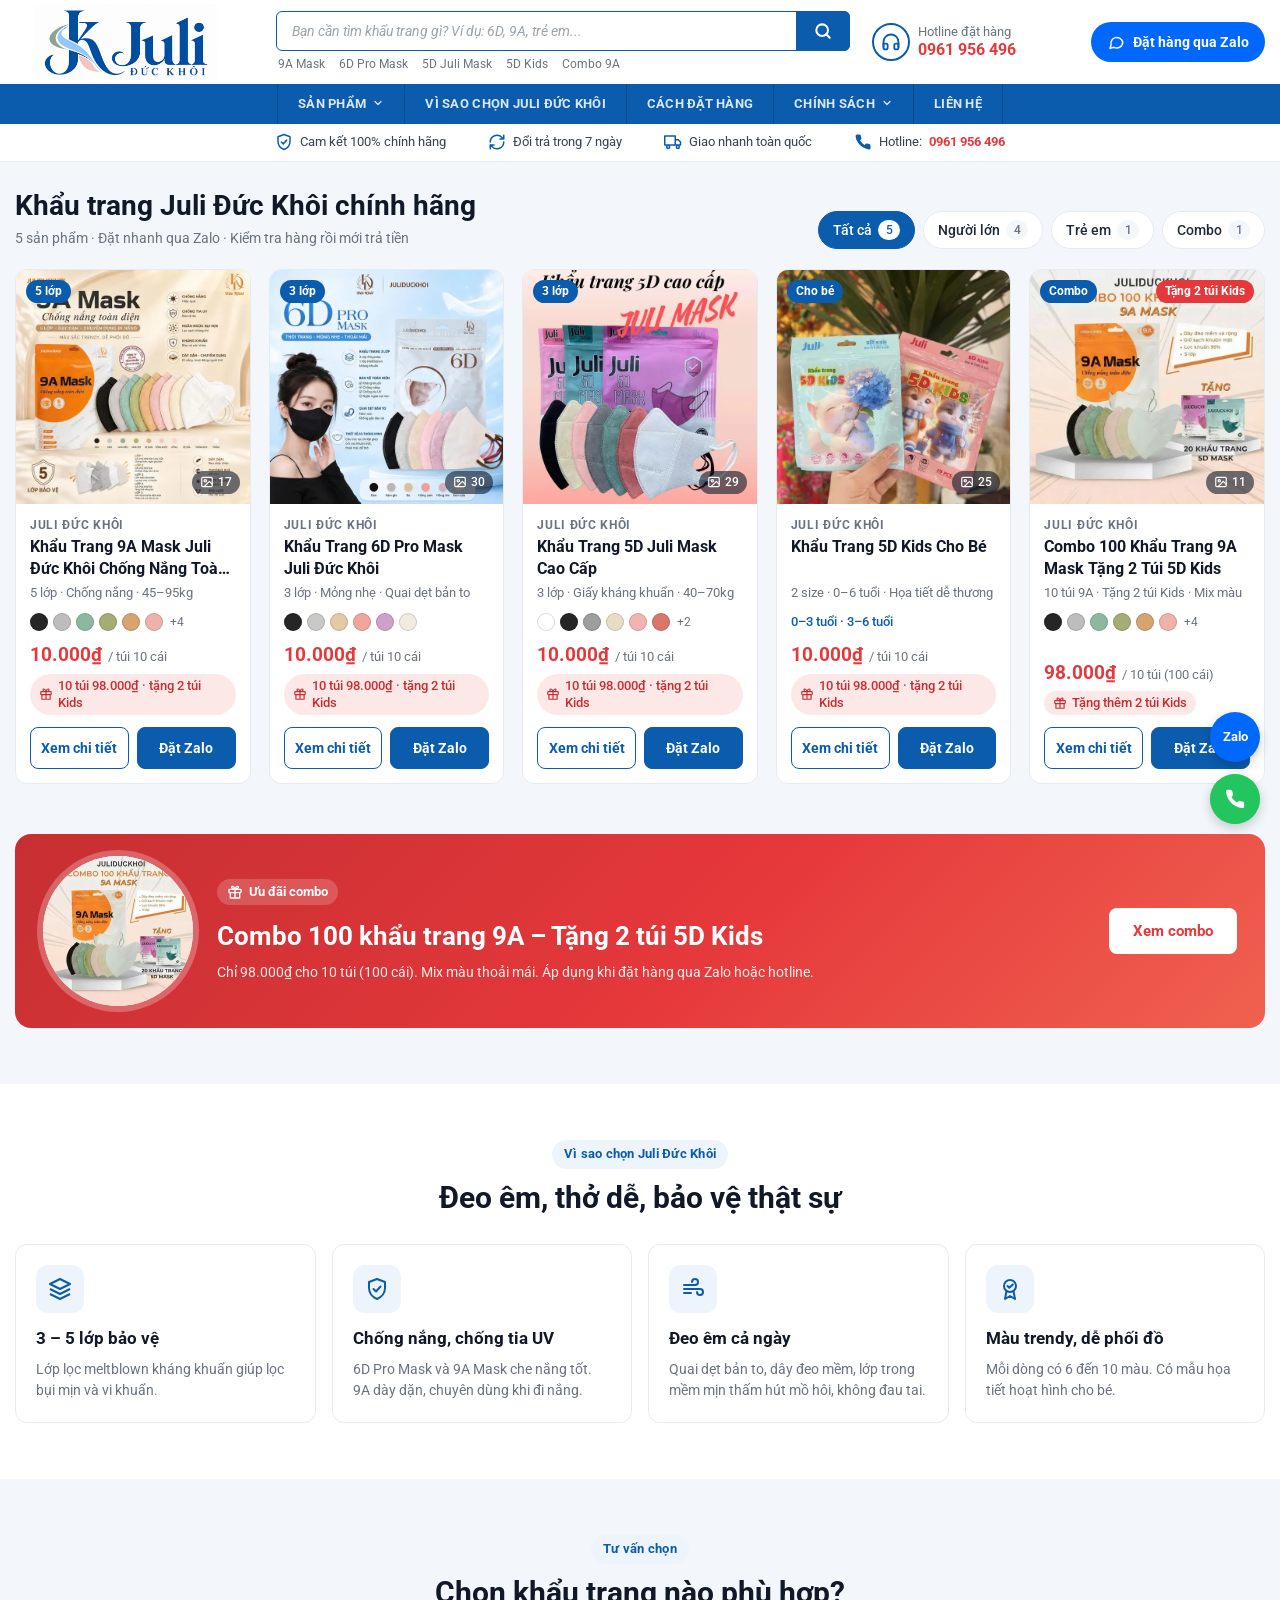
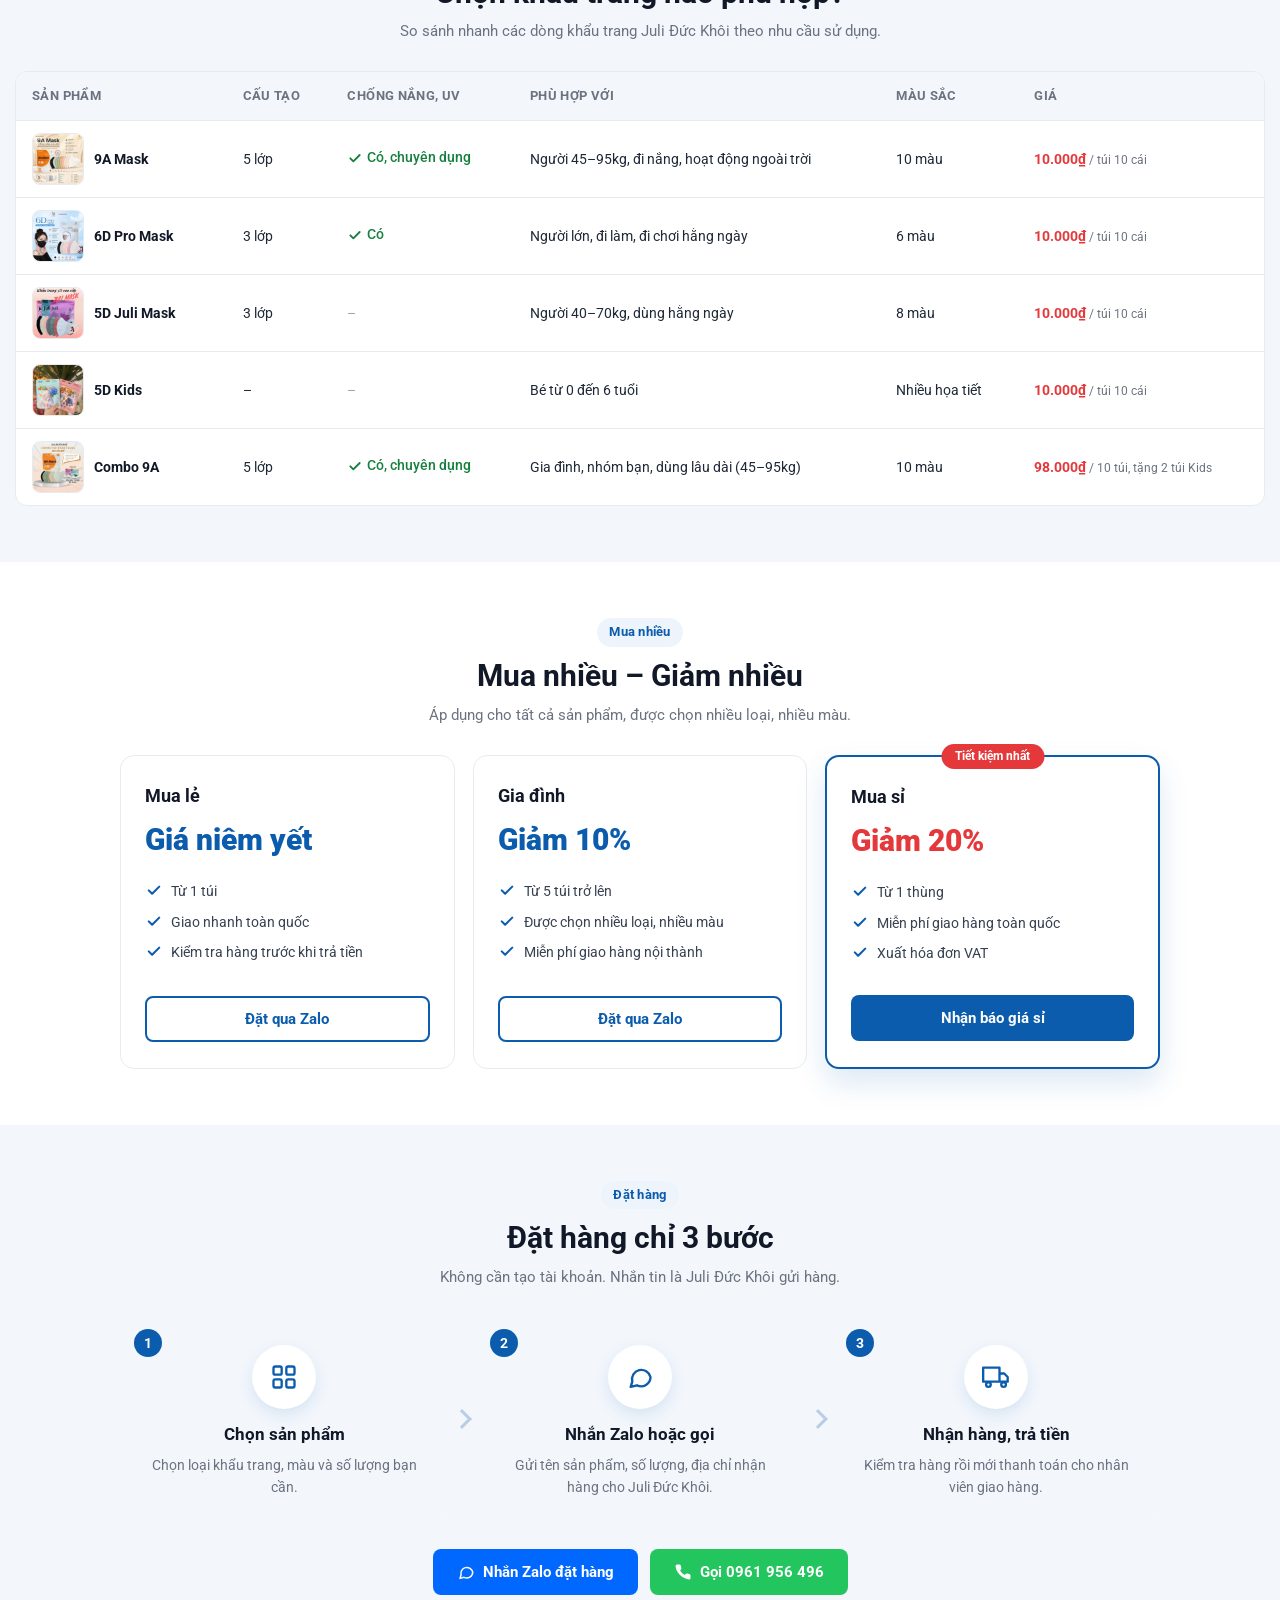
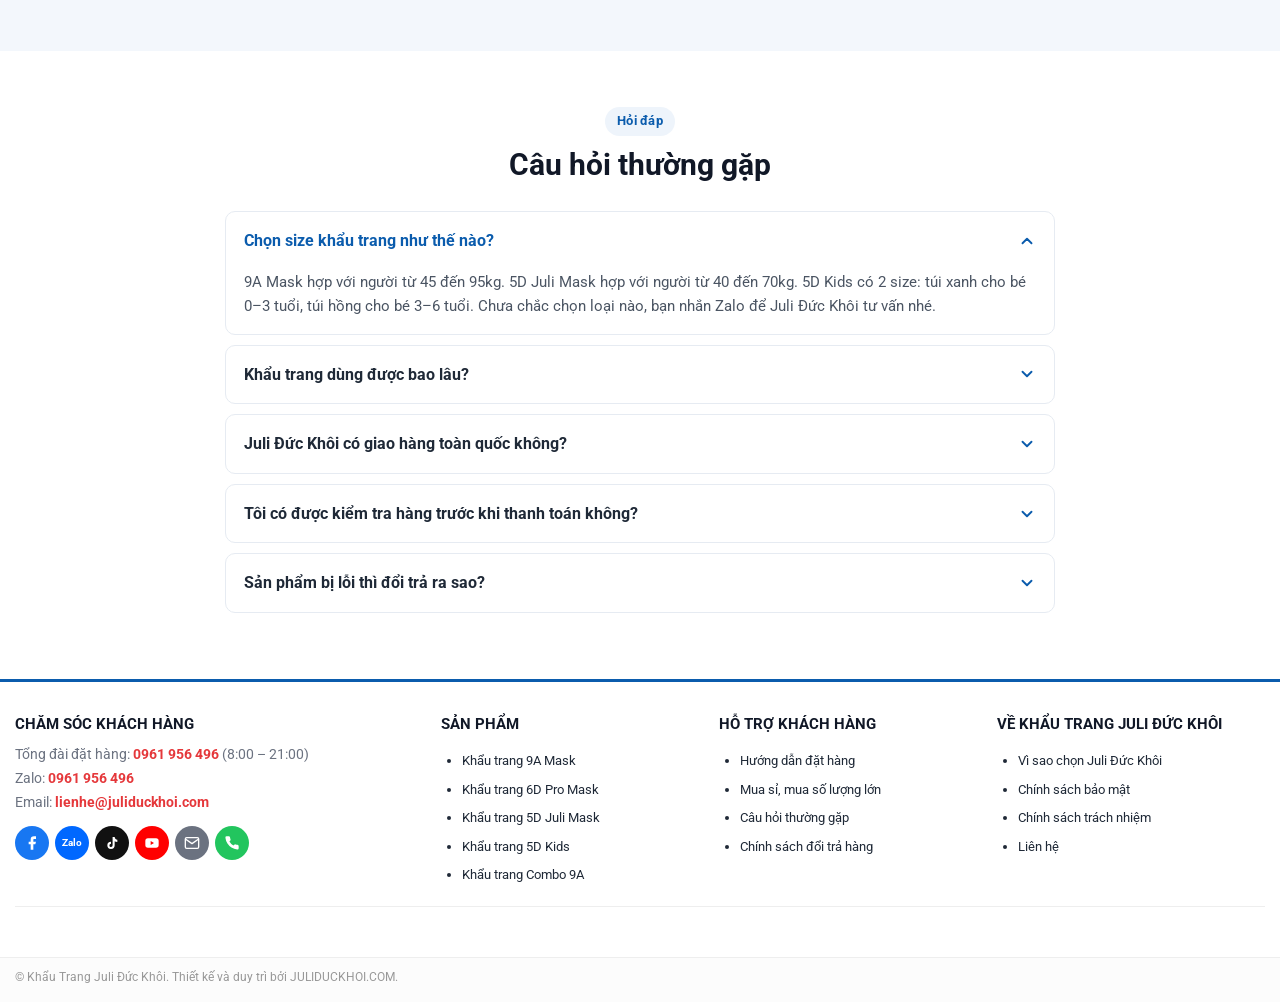
<file: index.html>
<!DOCTYPE html>
<html lang="vi">
<head>
  <meta charset="UTF-8">
  <meta name="viewport" content="width=device-width, initial-scale=1">
  <title>Khẩu Trang Juli Đức Khôi – Khẩu Trang 9A, 6D, 5D Giá Xưởng</title>
  <meta name="description" content="Xưởng khẩu trang Juli Đức Khôi: 9A chống nắng 5 lớp, 6D Pro Mask, 5D Juli Mask, 5D Kids cho bé. Chỉ 10.000₫/túi 10 cái, đặt Zalo, giao toàn quốc.">
  <link rel="canonical" href="https://juliduckhoi.com/">
  <meta name="robots" content="index, follow, max-image-preview:large">
  <link rel="icon" href="images/icons/favicon-32.png?v=2" sizes="32x32" type="image/png">
  <link rel="icon" href="images/icons/favicon-48.png?v=2" sizes="48x48" type="image/png">
  <link rel="apple-touch-icon" href="images/icons/apple-touch-icon.png?v=2">
  <meta property="og:type" content="website">
  <meta property="og:site_name" content="Khẩu Trang Juli Đức Khôi">
  <meta property="og:locale" content="vi_VN">
  <meta property="og:url" content="https://juliduckhoi.com/">
  <meta property="og:title" content="Khẩu Trang Juli Đức Khôi – Khẩu Trang 9A, 6D, 5D Giá Xưởng">
  <meta property="og:description" content="Xưởng khẩu trang Juli Đức Khôi: 9A chống nắng 5 lớp, 6D Pro Mask, 5D Juli Mask, 5D Kids cho bé. Chỉ 10.000₫/túi 10 cái, đặt Zalo, giao toàn quốc.">
  <meta property="og:image" content="https://juliduckhoi.com/images/og/trang-chu.jpg">
  <meta property="og:image:width" content="1200">
  <meta property="og:image:height" content="630">
  <meta property="og:image:alt" content="Khẩu Trang Juli Đức Khôi – Khẩu Trang 9A, 6D, 5D Giá Xưởng">
  <meta name="twitter:card" content="summary_large_image">
  <meta name="theme-color" content="#0b5cad">
  <link rel="preconnect" href="https://fonts.googleapis.com">
  <link rel="preconnect" href="https://fonts.gstatic.com" crossorigin>
  <link href="https://fonts.googleapis.com/css2?family=Roboto:ital,wght@0,400;0,500;0,700;0,900;1,900&display=swap" rel="stylesheet">
  <link rel="stylesheet" href="css/style.css">
  <script type="application/ld+json">
{
  "@context": "https://schema.org",
  "@graph": [
    {
      "@type": "Organization",
      "@id": "https://juliduckhoi.com/#organization",
      "name": "Khẩu Trang Juli Đức Khôi",
      "alternateName": "Juliduckhoi",
      "url": "https://juliduckhoi.com/",
      "logo": {
        "@type": "ImageObject",
        "url": "https://juliduckhoi.com/images/icons/icon-512.png?v=2",
        "width": 512,
        "height": 512
      },
      "telephone": "+84961956496",
      "sameAs": [
        "https://www.tiktok.com/@khautrangjulimask"
      ],
      "contactPoint": {
        "@type": "ContactPoint",
        "telephone": "+84961956496",
        "contactType": "customer service",
        "areaServed": "VN",
        "availableLanguage": "vi"
      }
    },
    {
      "@type": "WebSite",
      "@id": "https://juliduckhoi.com/#website",
      "url": "https://juliduckhoi.com/",
      "name": "Khẩu Trang Juli Đức Khôi",
      "inLanguage": "vi-VN",
      "publisher": {
        "@id": "https://juliduckhoi.com/#organization"
      }
    },
    {
      "@type": "FAQPage",
      "mainEntity": [
        {
          "@type": "Question",
          "name": "Chọn size khẩu trang như thế nào?",
          "acceptedAnswer": {
            "@type": "Answer",
            "text": "9A Mask hợp với người từ 45 đến 95kg. 5D Juli Mask hợp với người từ 40 đến 70kg. 5D Kids có 2 size: túi xanh cho bé 0–3 tuổi, túi hồng cho bé 3–6 tuổi. Chưa chắc chọn loại nào, bạn nhắn Zalo để Juli Đức Khôi tư vấn nhé."
          }
        },
        {
          "@type": "Question",
          "name": "Khẩu trang dùng được bao lâu?",
          "acceptedAnswer": {
            "@type": "Answer",
            "text": "Khẩu trang là loại dùng một lần. Bạn nên thay khẩu trang mới sau mỗi lần sử dụng, hoặc ngay khi khẩu trang bị ẩm, bẩn hay biến dạng."
          }
        },
        {
          "@type": "Question",
          "name": "Juli Đức Khôi có giao hàng toàn quốc không?",
          "acceptedAnswer": {
            "@type": "Answer",
            "text": "Có. Juli Đức Khôi giao hàng đến tất cả tỉnh thành. Phí giao hàng và thời gian nhận hàng sẽ được báo khi bạn đặt hàng qua Zalo hoặc hotline."
          }
        },
        {
          "@type": "Question",
          "name": "Tôi có được kiểm tra hàng trước khi thanh toán không?",
          "acceptedAnswer": {
            "@type": "Answer",
            "text": "Được. Bạn kiểm tra đúng sản phẩm, đúng số lượng rồi mới thanh toán cho nhân viên giao hàng (COD)."
          }
        },
        {
          "@type": "Question",
          "name": "Sản phẩm bị lỗi thì đổi trả ra sao?",
          "acceptedAnswer": {
            "@type": "Answer",
            "text": "Juli Đức Khôi đổi sản phẩm mới trong 7 ngày nếu sản phẩm lỗi do nhà sản xuất hoặc giao sai. Xem chi tiết tại chính sách đổi trả hàng."
          }
        }
      ]
    }
  ]
}
  </script>
</head>
<body>

<!-- Bộ icon SVG dùng chung -->
<svg xmlns="http://www.w3.org/2000/svg" style="display:none">
  <symbol id="i-search" viewBox="0 0 24 24"><g fill="none" stroke="currentColor" stroke-width="2.5" stroke-linecap="round"><circle cx="11" cy="11" r="7"/><path d="M20 20l-4-4"/></g></symbol>
  <symbol id="i-menu" viewBox="0 0 24 24"><g fill="none" stroke="currentColor" stroke-width="2" stroke-linecap="round"><path d="M3 6h18M3 12h18M3 18h18"/></g></symbol>
  <symbol id="i-chevron-right" viewBox="0 0 24 24"><path d="M9 18l6-6-6-6" fill="none" stroke="currentColor" stroke-width="2.5" stroke-linecap="round" stroke-linejoin="round"/></symbol>
  <symbol id="i-chevron-left" viewBox="0 0 24 24"><path d="M15 18l-6-6 6-6" fill="none" stroke="currentColor" stroke-width="2.5" stroke-linecap="round" stroke-linejoin="round"/></symbol>
  <symbol id="i-image" viewBox="0 0 24 24"><g fill="none" stroke="currentColor" stroke-width="2" stroke-linejoin="round"><rect x="3" y="4" width="18" height="16" rx="2"/><circle cx="9" cy="10" r="2"/><path d="M21 16l-5-5-9 9"/></g></symbol>
  <symbol id="i-expand" viewBox="0 0 24 24"><path d="M4 9V4h5M20 9V4h-5M4 15v5h5M20 15v5h-5" fill="none" stroke="currentColor" stroke-width="2.2" stroke-linecap="round" stroke-linejoin="round"/></symbol>
  <symbol id="i-chevron-down" viewBox="0 0 24 24"><path d="M6 9l6 6 6-6" fill="none" stroke="currentColor" stroke-width="2.5" stroke-linecap="round" stroke-linejoin="round"/></symbol>
  <symbol id="i-chevron-up" viewBox="0 0 24 24"><path d="M18 15l-6-6-6 6" fill="none" stroke="currentColor" stroke-width="2.5" stroke-linecap="round" stroke-linejoin="round"/></symbol>
  <symbol id="i-check" viewBox="0 0 24 24"><path d="M5 12.5l4.5 4.5L19 7.5" fill="none" stroke="currentColor" stroke-width="2.8" stroke-linecap="round" stroke-linejoin="round"/></symbol>
  <symbol id="i-shield" viewBox="0 0 24 24"><g fill="none" stroke="currentColor" stroke-width="2" stroke-linecap="round" stroke-linejoin="round"><path d="M12 2l8 3v6c0 5-3.4 9.3-8 11-4.6-1.7-8-6-8-11V5z"/><path d="M8.5 12l2.5 2.5 4.5-5"/></g></symbol>
  <symbol id="i-layers" viewBox="0 0 24 24"><g fill="none" stroke="currentColor" stroke-width="2" stroke-linejoin="round"><path d="M12 2l10 5-10 5L2 7z"/><path d="M2 12l10 5 10-5M2 17l10 5 10-5"/></g></symbol>
  <symbol id="i-wind" viewBox="0 0 24 24"><path d="M3 8h11a3 3 0 1 0-3-3M3 12h16a3 3 0 1 1-3 3M3 16h7" fill="none" stroke="currentColor" stroke-width="2" stroke-linecap="round"/></symbol>
  <symbol id="i-badge" viewBox="0 0 24 24"><g fill="none" stroke="currentColor" stroke-width="2" stroke-linejoin="round"><circle cx="12" cy="9" r="6"/><path d="M8.5 14L7 22l5-3 5 3-1.5-8"/><path d="M9.5 9l1.8 1.8L14.8 7.5" stroke-linecap="round"/></g></symbol>
  <symbol id="i-refresh" viewBox="0 0 24 24"><g fill="none" stroke="currentColor" stroke-width="2" stroke-linecap="round" stroke-linejoin="round"><path d="M3 12a9 9 0 0 1 15.5-6.2L21 8M21 3v5h-5M21 12a9 9 0 0 1-15.5 6.2L3 16M3 21v-5h5"/></g></symbol>
  <symbol id="i-truck" viewBox="0 0 24 24"><g fill="none" stroke="currentColor" stroke-width="2" stroke-linejoin="round"><path d="M1 4h14v12H1zM15 9h4l3 3v4h-7"/><circle cx="5.5" cy="18.5" r="2"/><circle cx="18.5" cy="18.5" r="2"/></g></symbol>
  <symbol id="i-home" viewBox="0 0 24 24"><path d="M3 10.5L12 3l9 7.5V21h-6v-6H9v6H3z" fill="none" stroke="currentColor" stroke-width="2" stroke-linejoin="round"/></symbol>
  <symbol id="i-grid" viewBox="0 0 24 24"><g fill="none" stroke="currentColor" stroke-width="2"><rect x="3" y="3" width="7" height="7" rx="1.5"/><rect x="14" y="3" width="7" height="7" rx="1.5"/><rect x="3" y="14" width="7" height="7" rx="1.5"/><rect x="14" y="14" width="7" height="7" rx="1.5"/></g></symbol>
  <symbol id="i-chat" viewBox="0 0 24 24"><path d="M21 12a8 8 0 0 1-11.6 7.1L4 20.5l1.4-4.6A8 8 0 1 1 21 12z" fill="none" stroke="currentColor" stroke-width="2" stroke-linejoin="round"/></symbol>
  <symbol id="i-gift" viewBox="0 0 24 24"><g fill="none" stroke="currentColor" stroke-width="2" stroke-linejoin="round"><rect x="3" y="8" width="18" height="5" rx="1"/><path d="M5 13v8h14v-8M12 8v13M12 8S10.5 3 8 3.5 7 8 12 8zM12 8s1.5-5 4-4.5S17 8 12 8z"/></g></symbol>
  <symbol id="i-facebook" viewBox="0 0 24 24"><path d="M18 2h-3a5 5 0 0 0-5 5v3H7v4h3v8h4v-8h3l1-4h-4V7a1 1 0 0 1 1-1h3z" fill="currentColor"/></symbol>
  <symbol id="i-tiktok" viewBox="0 0 24 24"><path d="M16 3c.3 2.4 1.8 4 4 4.3v3.1c-1.5 0-2.9-.4-4-1.2v6.3A5.5 5.5 0 1 1 10.5 10v3.2a2.4 2.4 0 1 0 2.4 2.3V3H16z" fill="currentColor"/></symbol>
  <symbol id="i-mail" viewBox="0 0 24 24"><g fill="none" stroke="currentColor" stroke-width="2" stroke-linejoin="round"><rect x="2" y="4" width="20" height="16" rx="2"/><path d="M22 6l-10 7L2 6"/></g></symbol>
  <symbol id="i-phone" viewBox="0 0 24 24"><path d="M22 16.9v3a2 2 0 0 1-2.2 2 19.8 19.8 0 0 1-8.6-3.1 19.5 19.5 0 0 1-6-6A19.8 19.8 0 0 1 2.1 4.2 2 2 0 0 1 4.1 2h3a2 2 0 0 1 2 1.7c.1 1 .4 1.9.7 2.8a2 2 0 0 1-.5 2.1L8.1 9.9a16 16 0 0 0 6 6l1.3-1.3a2 2 0 0 1 2.1-.5c.9.3 1.8.6 2.8.7a2 2 0 0 1 1.7 2z" fill="currentColor"/></symbol>
  <symbol id="i-youtube" viewBox="0 0 24 24"><path fill-rule="evenodd" d="M2 9a4 4 0 0 1 4-4h12a4 4 0 0 1 4 4v6a4 4 0 0 1-4 4H6a4 4 0 0 1-4-4zM10 9v6l5-3z" fill="currentColor"/></symbol>
</svg>

<a class="skip-link" href="#main" style="position:absolute;left:-9999px">Bỏ qua nội dung</a>

<!-- ================= HEADER ================= -->
<header id="header" class="header">
  <div class="header-wrapper">

    <div id="masthead" class="header-main">
      <div class="header-inner container">

        <!-- Nút menu (mobile) -->
        <button class="icon-btn show-for-medium" data-open="main-menu" aria-label="Menu">
          <svg><use href="#i-menu"/></svg>
        </button>

        <div id="logo" class="logo">
          <a href="index.html" title="Khẩu Trang Juli Đức Khôi"><img src="images/logo.png" alt="Khẩu Trang Juli Đức Khôi" width="720" height="300"></a>
        </div>

        <div class="header-block hide-for-medium">
          <div class="col-search">
            <form class="search-form" role="search" action="index.html" data-search>
              <input id="search-1" type="search" name="q" placeholder="Bạn cần tìm khẩu trang gì? Ví dụ: 6D, 9A, trẻ em..." autocomplete="off" aria-label="Tìm kiếm sản phẩm">
              <button type="submit" aria-label="Tìm kiếm"><svg width="20" height="20"><use href="#i-search"/></svg></button>
            </form>
            <div class="search-keys">
              <a href="khau-trang-9a-mask.html">9A Mask</a>
              <a href="khau-trang-6d-pro-mask.html">6D Pro Mask</a>
              <a href="khau-trang-5d-juli-mask.html">5D Juli Mask</a>
              <a href="khau-trang-5d-kids.html">5D Kids</a>
              <a href="khau-trang-combo-9a-mask.html">Combo 9A</a>
            </div>
          </div>
          <div class="col-support">
            <a class="support-box" href="tel:0961956496">
              <svg class="icon" viewBox="0 0 42 40">
                <circle cx="21" cy="20" r="18" fill="none" stroke="#0b5cad" stroke-width="2"/>
                <g transform="translate(11 10) scale(.83)" fill="none" stroke="#0b5cad" stroke-width="2.2" stroke-linecap="round">
                  <path d="M3 18v-6a9 9 0 0 1 18 0v6"/>
                  <path d="M21 19a2 2 0 0 1-2 2h-1a2 2 0 0 1-2-2v-3a2 2 0 0 1 2-2h3zM3 19a2 2 0 0 0 2 2h1a2 2 0 0 0 2-2v-3a2 2 0 0 0-2-2H3z"/>
                </g>
              </svg>
              <p>Hotline đặt hàng<br><b>0961 956 496</b></p>
            </a>
          </div>
        </div>

        <div class="header-cta hide-for-medium">
          <a class="btn-zalo-head" href="https://zalo.me/0961956496" target="_blank" rel="noopener">
            <svg><use href="#i-chat"/></svg>Đặt hàng qua Zalo
          </a>
        </div>

        <!-- Gọi điện (mobile) -->
        <a class="icon-btn show-for-medium" href="tel:0961956496" aria-label="Gọi điện" style="color:#22c55e">
          <svg><use href="#i-phone"/></svg>
        </a>
      </div>
    </div>

    <div id="wide-nav" class="header-bottom">
      <div class="header-bottom-inner container">
        <ul class="nav-main hide-for-medium">
          <li class="has-dd" data-dd="sp">
            <a href="index.html#san-pham">Sản phẩm <svg><use href="#i-chevron-down"/></svg></a>
            <ul class="dd">
              <li><a href="khau-trang-9a-mask.html">Khẩu Trang 9A Mask Juli Đức Khôi Chống Nắng Toàn Diện</a></li>
              <li><a href="khau-trang-6d-pro-mask.html">Khẩu Trang 6D Pro Mask Juli Đức Khôi</a></li>
              <li><a href="khau-trang-5d-juli-mask.html">Khẩu Trang 5D Juli Mask Cao Cấp</a></li>
              <li><a href="khau-trang-5d-kids.html">Khẩu Trang 5D Kids Cho Bé</a></li>
              <li><a href="khau-trang-combo-9a-mask.html">Combo 100 Khẩu Trang 9A Mask Tặng 2 Túi 5D Kids</a></li>
            </ul>
          </li>
          <li><a href="index.html#vi-sao">Vì sao chọn Juli Đức Khôi</a></li>
          <li><a href="index.html#dat-hang">Cách đặt hàng</a></li>
          <li class="has-dd" data-dd="cs">
            <a href="chinh-sach-doi-tra-hang.html">Chính sách <svg><use href="#i-chevron-down"/></svg></a>
            <ul class="dd">
              <li><a href="chinh-sach-doi-tra-hang.html">Chính sách đổi trả hàng</a></li>
              <li><a href="chinh-sach-bao-mat.html">Chính sách bảo mật</a></li>
              <li><a href="chinh-sach-trach-nhiem.html">Chính sách trách nhiệm</a></li>
            </ul>
          </li>
          <li><a href="#footer">Liên hệ</a></li>
        </ul>

        <!-- Ô tìm kiếm (mobile) -->
        <form class="search-form show-for-medium" role="search" action="index.html" data-search>
          <input type="search" name="q" placeholder="Bạn cần tìm khẩu trang gì?" autocomplete="off" aria-label="Tìm kiếm sản phẩm">
          <button type="submit" aria-label="Tìm kiếm"><svg width="20" height="20"><use href="#i-search"/></svg></button>
        </form>
      </div>
    </div>

  </div>
</header>

<!-- Dải cam kết -->
<div class="trust-bar">
  <div class="container trust-inner">
    <span><svg><use href="#i-shield"/></svg>Cam kết 100% chính hãng</span>
    <span><svg><use href="#i-refresh"/></svg>Đổi trả trong 7 ngày</span>
    <span><svg><use href="#i-truck"/></svg>Giao nhanh toàn quốc</span>
    <span><svg><use href="#i-phone"/></svg>Hotline: <a href="tel:0961956496">0961 956 496</a></span>
  </div>
</div>

<!-- ================= MAIN ================= -->
<main id="main">

  <!-- DANH SÁCH SẢN PHẨM (hiện ngay khi vào trang) -->
  <section class="shop" id="san-pham">
    <div class="container">
      <div class="shop-head">
        <div class="shop-title">
          <h1>Khẩu trang Juli Đức Khôi chính hãng</h1>
          <p>5 sản phẩm · Đặt nhanh qua Zalo · Kiểm tra hàng rồi mới trả tiền</p>
        </div>
        <div class="filters" role="group" aria-label="Lọc sản phẩm">
          <button type="button" class="filter active" data-filter="all" aria-pressed="true">Tất cả <span>5</span></button>
          <button type="button" class="filter" data-filter="nguoi-lon" aria-pressed="false">Người lớn <span>4</span></button>
          <button type="button" class="filter" data-filter="tre-em" aria-pressed="false">Trẻ em <span>1</span></button>
          <button type="button" class="filter" data-filter="combo" aria-pressed="false">Combo <span>1</span></button>
        </div>
      </div>
      <p class="search-info" id="search-info" hidden></p>
      <div class="p-grid" id="product-list">
        <article class="p-card" id="sp-9a-mask" data-name="khẩu trang 9a mask juliduckhoi chống nắng toàn diện 9a mask 9a mask khẩu trang 9a 5 lớp chống nắng đi nắng chống tia uv combo người lớn 5 lớp · chống nắng · 45–95kg người 45–95kg, đi nắng, hoạt động ngoài trời juli đức khôi" data-tags="nguoi-lon">
          <a class="p-img" href="khau-trang-9a-mask.html">
            <img src="assets/products/9a-mask/thumbs/00.webp" alt="Khẩu Trang 9A Mask Juli Đức Khôi Chống Nắng Toàn Diện" width="600" height="600" fetchpriority="high">
            <img class="p-img-alt" src="assets/products/9a-mask/thumbs/01.webp" alt="" width="600" height="600" loading="lazy">
            <span class="badge">5 lớp</span>
            <span class="p-count"><svg><use href="#i-image"/></svg>17</span>
          </a>
          <div class="p-body">
            <span class="p-brand">Juli Đức Khôi</span>
            <h3 class="p-title"><a href="khau-trang-9a-mask.html">Khẩu Trang 9A Mask Juli Đức Khôi Chống Nắng Toàn Diện</a></h3>
            <p class="p-sub">5 lớp · Chống nắng · 45–95kg</p>
            <ul class="swatches" aria-label="10 màu"><li style="--c:#262626" title="Đen"></li><li style="--c:#bdbdbd" title="Xám"></li><li style="--c:#8db8a0" title="Xanh rêu"></li><li style="--c:#a5ad74" title="Xanh bơ"></li><li style="--c:#d6a46e" title="Be đậm"></li><li style="--c:#eeb2ab" title="Hồng ruốc"></li><li class="more">+4</li></ul>
            <div class="price"><span class="amount">10.000₫</span><span class="unit">/ túi 10 cái</span></div>
            <p class="deal"><svg><use href="#i-gift"/></svg>10 túi 98.000₫ · tặng 2 túi Kids</p>
            <div class="p-btns">
              <a class="btn-buy btn-buy-call" href="khau-trang-9a-mask.html">Xem chi tiết</a>
              <a class="btn-buy" href="https://zalo.me/0961956496" target="_blank" rel="noopener">Đặt Zalo</a>
            </div>
          </div>
        </article>
        <article class="p-card" id="sp-6d-pro-mask" data-name="khẩu trang 6d pro mask juliduckhoi 6d pro mask 6d pro mask khẩu trang 6d thời trang mỏng nhẹ chống nắng người lớn 3 lớp · mỏng nhẹ · quai dẹt bản to người lớn, đi làm, đi chơi hằng ngày juli đức khôi" data-tags="nguoi-lon">
          <a class="p-img" href="khau-trang-6d-pro-mask.html">
            <img src="assets/products/6d-pro-mask/thumbs/04.webp" alt="Khẩu Trang 6D Pro Mask Juli Đức Khôi" width="600" height="600">
            <img class="p-img-alt" src="assets/products/6d-pro-mask/thumbs/01.webp" alt="" width="600" height="600" loading="lazy">
            <span class="badge">3 lớp</span>
            <span class="p-count"><svg><use href="#i-image"/></svg>30</span>
          </a>
          <div class="p-body">
            <span class="p-brand">Juli Đức Khôi</span>
            <h3 class="p-title"><a href="khau-trang-6d-pro-mask.html">Khẩu Trang 6D Pro Mask Juli Đức Khôi</a></h3>
            <p class="p-sub">3 lớp · Mỏng nhẹ · Quai dẹt bản to</p>
            <ul class="swatches" aria-label="6 màu"><li style="--c:#262626" title="Đen"></li><li style="--c:#c9c9c7" title="Xám ghi"></li><li style="--c:#e3c9a5" title="Be"></li><li style="--c:#f2a59a" title="Hồng cam"></li><li style="--c:#cfa0c9" title="Hồng tím"></li><li style="--c:#f3ebe0" title="Kem sữa"></li></ul>
            <div class="price"><span class="amount">10.000₫</span><span class="unit">/ túi 10 cái</span></div>
            <p class="deal"><svg><use href="#i-gift"/></svg>10 túi 98.000₫ · tặng 2 túi Kids</p>
            <div class="p-btns">
              <a class="btn-buy btn-buy-call" href="khau-trang-6d-pro-mask.html">Xem chi tiết</a>
              <a class="btn-buy" href="https://zalo.me/0961956496" target="_blank" rel="noopener">Đặt Zalo</a>
            </div>
          </div>
        </article>
        <article class="p-card" id="sp-5d-juli-mask" data-name="khẩu trang 5d juli mask cao cấp 5d juli mask 5d juli mask khẩu trang 5d kháng khuẩn người lớn 3 lớp · giấy kháng khuẩn · 40–70kg người 40–70kg, dùng hằng ngày juli đức khôi" data-tags="nguoi-lon">
          <a class="p-img" href="khau-trang-5d-juli-mask.html">
            <img src="assets/products/5d-juli-mask/thumbs/01.webp" alt="Khẩu Trang 5D Juli Mask Cao Cấp" width="600" height="600" loading="lazy">
            <img class="p-img-alt" src="assets/products/5d-juli-mask/thumbs/02.webp" alt="" width="600" height="600" loading="lazy">
            <span class="badge">3 lớp</span>
            <span class="p-count"><svg><use href="#i-image"/></svg>29</span>
          </a>
          <div class="p-body">
            <span class="p-brand">Juli Đức Khôi</span>
            <h3 class="p-title"><a href="khau-trang-5d-juli-mask.html">Khẩu Trang 5D Juli Mask Cao Cấp</a></h3>
            <p class="p-sub">3 lớp · Giấy kháng khuẩn · 40–70kg</p>
            <ul class="swatches" aria-label="8 màu"><li style="--c:#ffffff" title="Trắng"></li><li style="--c:#262626" title="Đen"></li><li style="--c:#9e9e9e" title="Xám"></li><li style="--c:#e8dcc6" title="Be"></li><li style="--c:#f3b3b0" title="Hồng"></li><li style="--c:#d9776a" title="Cam đất"></li><li class="more">+2</li></ul>
            <div class="price"><span class="amount">10.000₫</span><span class="unit">/ túi 10 cái</span></div>
            <p class="deal"><svg><use href="#i-gift"/></svg>10 túi 98.000₫ · tặng 2 túi Kids</p>
            <div class="p-btns">
              <a class="btn-buy btn-buy-call" href="khau-trang-5d-juli-mask.html">Xem chi tiết</a>
              <a class="btn-buy" href="https://zalo.me/0961956496" target="_blank" rel="noopener">Đặt Zalo</a>
            </div>
          </div>
        </article>
        <article class="p-card" id="sp-5d-kids" data-name="khẩu trang 5d kids cho bé 5d kids 5d kids khẩu trang trẻ em em bé cho bé kid học sinh mầm non 2 size · 0–6 tuổi · họa tiết dễ thương bé từ 0 đến 6 tuổi juli đức khôi" data-tags="tre-em">
          <a class="p-img" href="khau-trang-5d-kids.html">
            <img src="assets/products/5d-kids/thumbs/01.webp" alt="Khẩu Trang 5D Kids Cho Bé" width="568" height="600" loading="lazy">
            <img class="p-img-alt" src="assets/products/5d-kids/thumbs/02.webp" alt="" width="600" height="566" loading="lazy">
            <span class="badge">Cho bé</span>
            <span class="p-count"><svg><use href="#i-image"/></svg>25</span>
          </a>
          <div class="p-body">
            <span class="p-brand">Juli Đức Khôi</span>
            <h3 class="p-title"><a href="khau-trang-5d-kids.html">Khẩu Trang 5D Kids Cho Bé</a></h3>
            <p class="p-sub">2 size · 0–6 tuổi · Họa tiết dễ thương</p>
            <p class="p-variant">0–3 tuổi · 3–6 tuổi</p>
            <div class="price"><span class="amount">10.000₫</span><span class="unit">/ túi 10 cái</span></div>
            <p class="deal"><svg><use href="#i-gift"/></svg>10 túi 98.000₫ · tặng 2 túi Kids</p>
            <div class="p-btns">
              <a class="btn-buy btn-buy-call" href="khau-trang-5d-kids.html">Xem chi tiết</a>
              <a class="btn-buy" href="https://zalo.me/0961956496" target="_blank" rel="noopener">Đặt Zalo</a>
            </div>
          </div>
        </article>
        <article class="p-card" id="sp-combo-9a-mask" data-name="combo 100 khẩu trang 9a mask tặng 2 túi 5d kids combo 9a combo 100 khẩu trang 9a tặng 5d kids mua sỉ thùng gia đình mua nhiều người lớn 10 túi 9a · tặng 2 túi kids · mix màu gia đình, nhóm bạn, dùng lâu dài (45–95kg) juli đức khôi" data-tags="nguoi-lon combo">
          <a class="p-img" href="khau-trang-combo-9a-mask.html">
            <img src="assets/products/combo-9a-mask/thumbs/01.webp" alt="Combo 100 Khẩu Trang 9A Mask Tặng 2 Túi 5D Kids" width="600" height="600" loading="lazy">
            <img class="p-img-alt" src="assets/products/combo-9a-mask/thumbs/02.webp" alt="" width="600" height="600" loading="lazy">
            <span class="badge">Combo</span>
            <span class="ribbon">Tặng 2 túi Kids</span>
            <span class="p-count"><svg><use href="#i-image"/></svg>11</span>
          </a>
          <div class="p-body">
            <span class="p-brand">Juli Đức Khôi</span>
            <h3 class="p-title"><a href="khau-trang-combo-9a-mask.html">Combo 100 Khẩu Trang 9A Mask Tặng 2 Túi 5D Kids</a></h3>
            <p class="p-sub">10 túi 9A · Tặng 2 túi Kids · Mix màu</p>
            <ul class="swatches" aria-label="10 màu"><li style="--c:#262626" title="Đen"></li><li style="--c:#bdbdbd" title="Xám"></li><li style="--c:#8db8a0" title="Xanh rêu"></li><li style="--c:#a5ad74" title="Xanh bơ"></li><li style="--c:#d6a46e" title="Be đậm"></li><li style="--c:#eeb2ab" title="Hồng ruốc"></li><li class="more">+4</li></ul>
            <div class="price"><span class="amount">98.000₫</span><span class="unit">/ 10 túi (100 cái)</span></div>
            <p class="deal"><svg><use href="#i-gift"/></svg>Tặng thêm 2 túi Kids</p>
            <div class="p-btns">
              <a class="btn-buy btn-buy-call" href="khau-trang-combo-9a-mask.html">Xem chi tiết</a>
              <a class="btn-buy" href="https://zalo.me/0961956496" target="_blank" rel="noopener">Đặt Zalo</a>
            </div>
          </div>
        </article>
      </div>
      <p class="search-empty" id="search-empty" hidden>Không tìm thấy sản phẩm phù hợp. <a href="https://zalo.me/0961956496" target="_blank" rel="noopener">Nhắn Zalo</a> để Juli Đức Khôi tư vấn giúp bạn nhé.</p>
    </div>
  </section>

  <!-- ƯU ĐÃI -->
  <section class="sec promo-sec">
    <div class="container">
      <div class="promo">
        <a class="promo-img" href="khau-trang-combo-9a-mask.html"><img src="assets/products/combo-9a-mask/thumbs/01.webp" alt="Combo 100 khẩu trang 9A Mask tặng 2 túi 5D Kids" width="600" height="600" loading="lazy"></a>
        <div class="promo-text">
          <span class="promo-tag"><svg><use href="#i-gift"/></svg>Ưu đãi combo</span>
          <h2>Combo 100 khẩu trang 9A – Tặng 2 túi 5D Kids</h2>
          <p>Chỉ 98.000₫ cho 10 túi (100 cái). Mix màu thoải mái. Áp dụng khi đặt hàng qua Zalo hoặc hotline.</p>
        </div>
        <a class="btn btn-white" href="khau-trang-combo-9a-mask.html">Xem combo</a>
      </div>
    </div>
  </section>

  <!-- VÌ SAO CHỌN JULI ĐỨC KHÔI -->
  <section class="sec" id="vi-sao">
    <div class="container">
      <div class="sec-head">
        <span class="eyebrow">Vì sao chọn Juli Đức Khôi</span>
        <h2>Đeo êm, thở dễ, bảo vệ thật sự</h2>
      </div>
      <div class="benefit-grid">
        <div class="benefit"><span class="b-ico"><svg><use href="#i-layers"/></svg></span><h3>3 – 5 lớp bảo vệ</h3><p>Lớp lọc meltblown kháng khuẩn giúp lọc bụi mịn và vi khuẩn.</p></div>
        <div class="benefit"><span class="b-ico"><svg><use href="#i-shield"/></svg></span><h3>Chống nắng, chống tia UV</h3><p>6D Pro Mask và 9A Mask che nắng tốt. 9A dày dặn, chuyên dùng khi đi nắng.</p></div>
        <div class="benefit"><span class="b-ico"><svg><use href="#i-wind"/></svg></span><h3>Đeo êm cả ngày</h3><p>Quai dẹt bản to, dây đeo mềm, lớp trong mềm mịn thấm hút mồ hôi, không đau tai.</p></div>
        <div class="benefit"><span class="b-ico"><svg><use href="#i-badge"/></svg></span><h3>Màu trendy, dễ phối đồ</h3><p>Mỗi dòng có 6 đến 10 màu. Có mẫu họa tiết hoạt hình cho bé.</p></div>
      </div>
    </div>
  </section>

  <!-- SO SÁNH -->
  <section class="sec sec-soft" id="so-sanh">
    <div class="container">
      <div class="sec-head">
        <span class="eyebrow">Tư vấn chọn</span>
        <h2>Chọn khẩu trang nào phù hợp?</h2>
        <p>So sánh nhanh các dòng khẩu trang Juli Đức Khôi theo nhu cầu sử dụng.</p>
      </div>
      <div class="table-wrap">
        <table class="compare">
          <thead>
            <tr><th>Sản phẩm</th><th>Cấu tạo</th><th>Chống nắng, UV</th><th>Phù hợp với</th><th>Màu sắc</th><th>Giá</th></tr>
          </thead>
          <tbody>
            <tr><td><a class="cmp-name" href="khau-trang-9a-mask.html"><img src="assets/products/9a-mask/thumbs/00.webp" alt="" width="52" height="52" loading="lazy"><span>9A Mask</span></a></td><td>5 lớp</td><td><span class="yes"><svg><use href="#i-check"/></svg>Có, chuyên dụng</span></td><td>Người 45–95kg, đi nắng, hoạt động ngoài trời</td><td>10 màu</td><td class="cmp-price">10.000₫<small> / túi 10 cái</small></td></tr>
            <tr><td><a class="cmp-name" href="khau-trang-6d-pro-mask.html"><img src="assets/products/6d-pro-mask/thumbs/04.webp" alt="" width="52" height="52" loading="lazy"><span>6D Pro Mask</span></a></td><td>3 lớp</td><td><span class="yes"><svg><use href="#i-check"/></svg>Có</span></td><td>Người lớn, đi làm, đi chơi hằng ngày</td><td>6 màu</td><td class="cmp-price">10.000₫<small> / túi 10 cái</small></td></tr>
            <tr><td><a class="cmp-name" href="khau-trang-5d-juli-mask.html"><img src="assets/products/5d-juli-mask/thumbs/01.webp" alt="" width="52" height="52" loading="lazy"><span>5D Juli Mask</span></a></td><td>3 lớp</td><td><span class="dash">–</span></td><td>Người 40–70kg, dùng hằng ngày</td><td>8 màu</td><td class="cmp-price">10.000₫<small> / túi 10 cái</small></td></tr>
            <tr><td><a class="cmp-name" href="khau-trang-5d-kids.html"><img src="assets/products/5d-kids/thumbs/01.webp" alt="" width="52" height="52" loading="lazy"><span>5D Kids</span></a></td><td>–</td><td><span class="dash">–</span></td><td>Bé từ 0 đến 6 tuổi</td><td>Nhiều họa tiết</td><td class="cmp-price">10.000₫<small> / túi 10 cái</small></td></tr>
            <tr><td><a class="cmp-name" href="khau-trang-combo-9a-mask.html"><img src="assets/products/combo-9a-mask/thumbs/01.webp" alt="" width="52" height="52" loading="lazy"><span>Combo 9A</span></a></td><td>5 lớp</td><td><span class="yes"><svg><use href="#i-check"/></svg>Có, chuyên dụng</span></td><td>Gia đình, nhóm bạn, dùng lâu dài (45–95kg)</td><td>10 màu</td><td class="cmp-price">98.000₫<small> / 10 túi, tặng 2 túi Kids</small></td></tr>
          </tbody>
        </table>
      </div>
    </div>
  </section>

  <!-- MUA NHIỀU GIẢM NHIỀU -->
  <section class="sec" id="mua-si">
    <div class="container">
      <div class="sec-head">
        <span class="eyebrow">Mua nhiều</span>
        <h2>Mua nhiều – Giảm nhiều</h2>
        <p>Áp dụng cho tất cả sản phẩm, được chọn nhiều loại, nhiều màu.</p>
      </div>
      <div class="tiers">
        <div class="tier">
          <h3>Mua lẻ</h3>
          <div class="tier-off">Giá niêm yết</div>
          <ul><li><svg><use href="#i-check"/></svg>Từ 1 túi</li><li><svg><use href="#i-check"/></svg>Giao nhanh toàn quốc</li><li><svg><use href="#i-check"/></svg>Kiểm tra hàng trước khi trả tiền</li></ul>
          <a class="btn btn-outline" href="https://zalo.me/0961956496" target="_blank" rel="noopener">Đặt qua Zalo</a>
        </div>
        <div class="tier">
          <h3>Gia đình</h3>
          <div class="tier-off">Giảm 10%</div>
          <ul><li><svg><use href="#i-check"/></svg>Từ 5 túi trở lên</li><li><svg><use href="#i-check"/></svg>Được chọn nhiều loại, nhiều màu</li><li><svg><use href="#i-check"/></svg>Miễn phí giao hàng nội thành</li></ul>
          <a class="btn btn-outline" href="https://zalo.me/0961956496" target="_blank" rel="noopener">Đặt qua Zalo</a>
        </div>
        <div class="tier tier-best">
          <span class="tier-flag">Tiết kiệm nhất</span>
          <h3>Mua sỉ</h3>
          <div class="tier-off">Giảm 20%</div>
          <ul><li><svg><use href="#i-check"/></svg>Từ 1 thùng</li><li><svg><use href="#i-check"/></svg>Miễn phí giao hàng toàn quốc</li><li><svg><use href="#i-check"/></svg>Xuất hóa đơn VAT</li></ul>
          <a class="btn btn-primary" href="https://zalo.me/0961956496" target="_blank" rel="noopener">Nhận báo giá sỉ</a>
        </div>
      </div>
    </div>
  </section>

  <!-- CÁCH ĐẶT HÀNG -->
  <section class="sec sec-soft" id="dat-hang">
    <div class="container">
      <div class="sec-head">
        <span class="eyebrow">Đặt hàng</span>
        <h2>Đặt hàng chỉ 3 bước</h2>
        <p>Không cần tạo tài khoản. Nhắn tin là Juli Đức Khôi gửi hàng.</p>
      </div>
      <div class="steps">
        <div class="step"><span class="step-no">1</span><span class="step-ico"><svg><use href="#i-grid"/></svg></span><h3>Chọn sản phẩm</h3><p>Chọn loại khẩu trang, màu và số lượng bạn cần.</p></div>
        <div class="step"><span class="step-no">2</span><span class="step-ico"><svg><use href="#i-chat"/></svg></span><h3>Nhắn Zalo hoặc gọi</h3><p>Gửi tên sản phẩm, số lượng, địa chỉ nhận hàng cho Juli Đức Khôi.</p></div>
        <div class="step"><span class="step-no">3</span><span class="step-ico"><svg><use href="#i-truck"/></svg></span><h3>Nhận hàng, trả tiền</h3><p>Kiểm tra hàng rồi mới thanh toán cho nhân viên giao hàng.</p></div>
      </div>
      <div class="steps-cta">
        <a class="btn btn-zalo" href="https://zalo.me/0961956496" target="_blank" rel="noopener"><svg><use href="#i-chat"/></svg>Nhắn Zalo đặt hàng</a>
        <a class="btn btn-call" href="tel:0961956496"><svg><use href="#i-phone"/></svg>Gọi 0961 956 496</a>
      </div>
    </div>
  </section>

  <!-- CÂU HỎI THƯỜNG GẶP -->
  <section class="sec" id="hoi-dap">
    <div class="container narrow">
      <div class="sec-head">
        <span class="eyebrow">Hỏi đáp</span>
        <h2>Câu hỏi thường gặp</h2>
      </div>
      <div class="faq">
        <details open>
          <summary>Chọn size khẩu trang như thế nào?<svg><use href="#i-chevron-down"/></svg></summary>
          <p>9A Mask hợp với người từ 45 đến 95kg. 5D Juli Mask hợp với người từ 40 đến 70kg. 5D Kids có 2 size: túi xanh cho bé 0–3 tuổi, túi hồng cho bé 3–6 tuổi. Chưa chắc chọn loại nào, bạn nhắn Zalo để Juli Đức Khôi tư vấn nhé.</p>
        </details>
        <details>
          <summary>Khẩu trang dùng được bao lâu?<svg><use href="#i-chevron-down"/></svg></summary>
          <p>Khẩu trang là loại dùng một lần. Bạn nên thay khẩu trang mới sau mỗi lần sử dụng, hoặc ngay khi khẩu trang bị ẩm, bẩn hay biến dạng.</p>
        </details>
        <details>
          <summary>Juli Đức Khôi có giao hàng toàn quốc không?<svg><use href="#i-chevron-down"/></svg></summary>
          <p>Có. Juli Đức Khôi giao hàng đến tất cả tỉnh thành. Phí giao hàng và thời gian nhận hàng sẽ được báo khi bạn đặt hàng qua Zalo hoặc hotline.</p>
        </details>
        <details>
          <summary>Tôi có được kiểm tra hàng trước khi thanh toán không?<svg><use href="#i-chevron-down"/></svg></summary>
          <p>Được. Bạn kiểm tra đúng sản phẩm, đúng số lượng rồi mới thanh toán cho nhân viên giao hàng (COD).</p>
        </details>
        <details>
          <summary>Sản phẩm bị lỗi thì đổi trả ra sao?<svg><use href="#i-chevron-down"/></svg></summary>
          <p>Juli Đức Khôi đổi sản phẩm mới trong 7 ngày nếu sản phẩm lỗi do nhà sản xuất hoặc giao sai. Xem chi tiết tại <a href="chinh-sach-doi-tra-hang.html">chính sách đổi trả hàng</a>.</p>
        </details>
      </div>
    </div>
  </section>

</main>


<!-- ================= FOOTER ================= -->
<footer id="footer" class="footer-wrapper">
  <section class="footer-section">
    <div class="container">
      <div class="row1">
        <div class="col-4">
          <div class="ft-title"><strong>CHĂM SÓC KHÁCH HÀNG</strong></div>
          <p class="ft-hotline">
            Tổng đài đặt hàng: <a href="tel:0961956496">0961 956 496</a> (8:00 – 21:00)<br>
            Zalo: <a href="https://zalo.me/0961956496" target="_blank" rel="noopener">0961 956 496</a><br>
            Email: <a href="mailto:lienhe@juliduckhoi.com">lienhe@juliduckhoi.com</a>
          </p>
          <div class="social-icons">
            <a class="facebook" href="#" aria-label="Facebook"><svg><use href="#i-facebook"/></svg></a>
            <a class="zalo" href="https://zalo.me/0961956496" target="_blank" rel="noopener" aria-label="Zalo">Zalo</a>
            <a class="tiktok" href="https://www.tiktok.com/@khautrangjulimask" target="_blank" rel="noopener" aria-label="TikTok"><svg><use href="#i-tiktok"/></svg></a>
            <a class="youtube" href="#" aria-label="YouTube"><svg><use href="#i-youtube"/></svg></a>
            <a class="email" href="mailto:lienhe@juliduckhoi.com" aria-label="E-mail"><svg><use href="#i-mail"/></svg></a>
            <a class="phone" href="tel:0961956496" aria-label="Điện thoại"><svg><use href="#i-phone"/></svg></a>
          </div>
        </div>

        <div class="col-8">
          <div class="sub-col">
            <h4>Sản phẩm</h4>
            <ul>
              <li><a href="khau-trang-9a-mask.html">Khẩu trang 9A Mask</a></li>
              <li><a href="khau-trang-6d-pro-mask.html">Khẩu trang 6D Pro Mask</a></li>
              <li><a href="khau-trang-5d-juli-mask.html">Khẩu trang 5D Juli Mask</a></li>
              <li><a href="khau-trang-5d-kids.html">Khẩu trang 5D Kids</a></li>
              <li><a href="khau-trang-combo-9a-mask.html">Khẩu trang Combo 9A</a></li>
            </ul>
          </div>
          <div class="sub-col">
            <h4>Hỗ trợ khách hàng</h4>
            <ul>
              <li><a href="index.html#dat-hang">Hướng dẫn đặt hàng</a></li>
              <li><a href="index.html#mua-si">Mua sỉ, mua số lượng lớn</a></li>
              <li><a href="index.html#hoi-dap">Câu hỏi thường gặp</a></li>
              <li><a href="chinh-sach-doi-tra-hang.html">Chính sách đổi trả hàng</a></li>
            </ul>
          </div>
          <div class="sub-col">
            <h4>Về Khẩu Trang Juli Đức Khôi</h4>
            <ul>
              <li><a href="index.html#vi-sao">Vì sao chọn Juli Đức Khôi</a></li>
              <li><a href="chinh-sach-bao-mat.html">Chính sách bảo mật</a></li>
              <li><a href="chinh-sach-trach-nhiem.html">Chính sách trách nhiệm</a></li>
              <li><a href="#footer">Liên hệ</a></li>
            </ul>
          </div>
        </div>
      </div>
    </div>
  </section>

  <div class="absolute-footer">
    <div class="container">
      © Khẩu Trang Juli Đức Khôi. Thiết kế và duy trì bởi <a href="index.html">JULIDUCKHOI.COM</a>.
    </div>
  </div>
</footer>

<!-- Nút nổi: Zalo + Gọi điện (máy tính) -->
<div class="float-contact hide-for-medium">
  <a class="fc-zalo" href="https://zalo.me/0961956496" target="_blank" rel="noopener" aria-label="Chat Zalo">Zalo</a>
  <a class="fc-phone" href="tel:0961956496" aria-label="Gọi 0961 956 496"><svg><use href="#i-phone"/></svg></a>
</div>

<button id="top-link" class="back-to-top hide-for-medium" aria-label="Lên đầu trang">
  <svg><use href="#i-chevron-up"/></svg>
</button>

<!-- Thanh tab dưới cùng (điện thoại) -->
<nav class="tabbar show-for-medium" aria-label="Điều hướng nhanh">
  <a href="index.html" class="tb-home active"><svg><use href="#i-home"/></svg><span>Trang chủ</span></a>
  <a href="index.html#san-pham"><svg><use href="#i-grid"/></svg><span>Sản phẩm</span></a>
  <a href="tel:0961956496" class="tb-call"><svg><use href="#i-phone"/></svg><span>Gọi ngay</span></a>
  <a href="https://zalo.me/0961956496" target="_blank" rel="noopener" class="tb-zalo"><b>Zalo</b><span>Chat Zalo</span></a>
</nav>

<!-- ================= MENU MOBILE ================= -->
<div id="main-menu" class="overlay">
  <button class="overlay-close" aria-label="Đóng">&times;</button>
  <div class="mobile-sidebar">
    <ul class="nav-sidebar">
      <li class="sidebar-search">
        <form class="search-form" role="search" action="index.html" data-search>
          <input type="search" name="q" placeholder="Tìm sản phẩm ..." aria-label="Tìm kiếm sản phẩm">
          <button type="submit" aria-label="Tìm kiếm"><svg width="20" height="20"><use href="#i-search"/></svg></button>
        </form>
      </li>
      <li><a href="index.html#san-pham">Sản phẩm</a>
        <ul class="sub-menu">
          <li><a href="khau-trang-9a-mask.html">9A Mask</a></li>
          <li><a href="khau-trang-6d-pro-mask.html">6D Pro Mask</a></li>
          <li><a href="khau-trang-5d-juli-mask.html">5D Juli Mask</a></li>
          <li><a href="khau-trang-5d-kids.html">5D Kids</a></li>
          <li><a href="khau-trang-combo-9a-mask.html">Combo 9A</a></li>
        </ul>
      </li>
      <li><a href="index.html#vi-sao">Vì sao chọn Juli Đức Khôi</a></li>
      <li><a href="index.html#dat-hang">Cách đặt hàng</a></li>
      <li><a href="chinh-sach-doi-tra-hang.html">Chính sách đổi trả hàng</a></li>
      <li><a href="chinh-sach-bao-mat.html">Chính sách bảo mật</a></li>
      <li><a href="chinh-sach-trach-nhiem.html">Chính sách trách nhiệm</a></li>
      <li><a href="#footer">Liên hệ</a></li>
    </ul>
  </div>
</div>

<script src="js/main.js"></script>
</body>
</html>
</file>
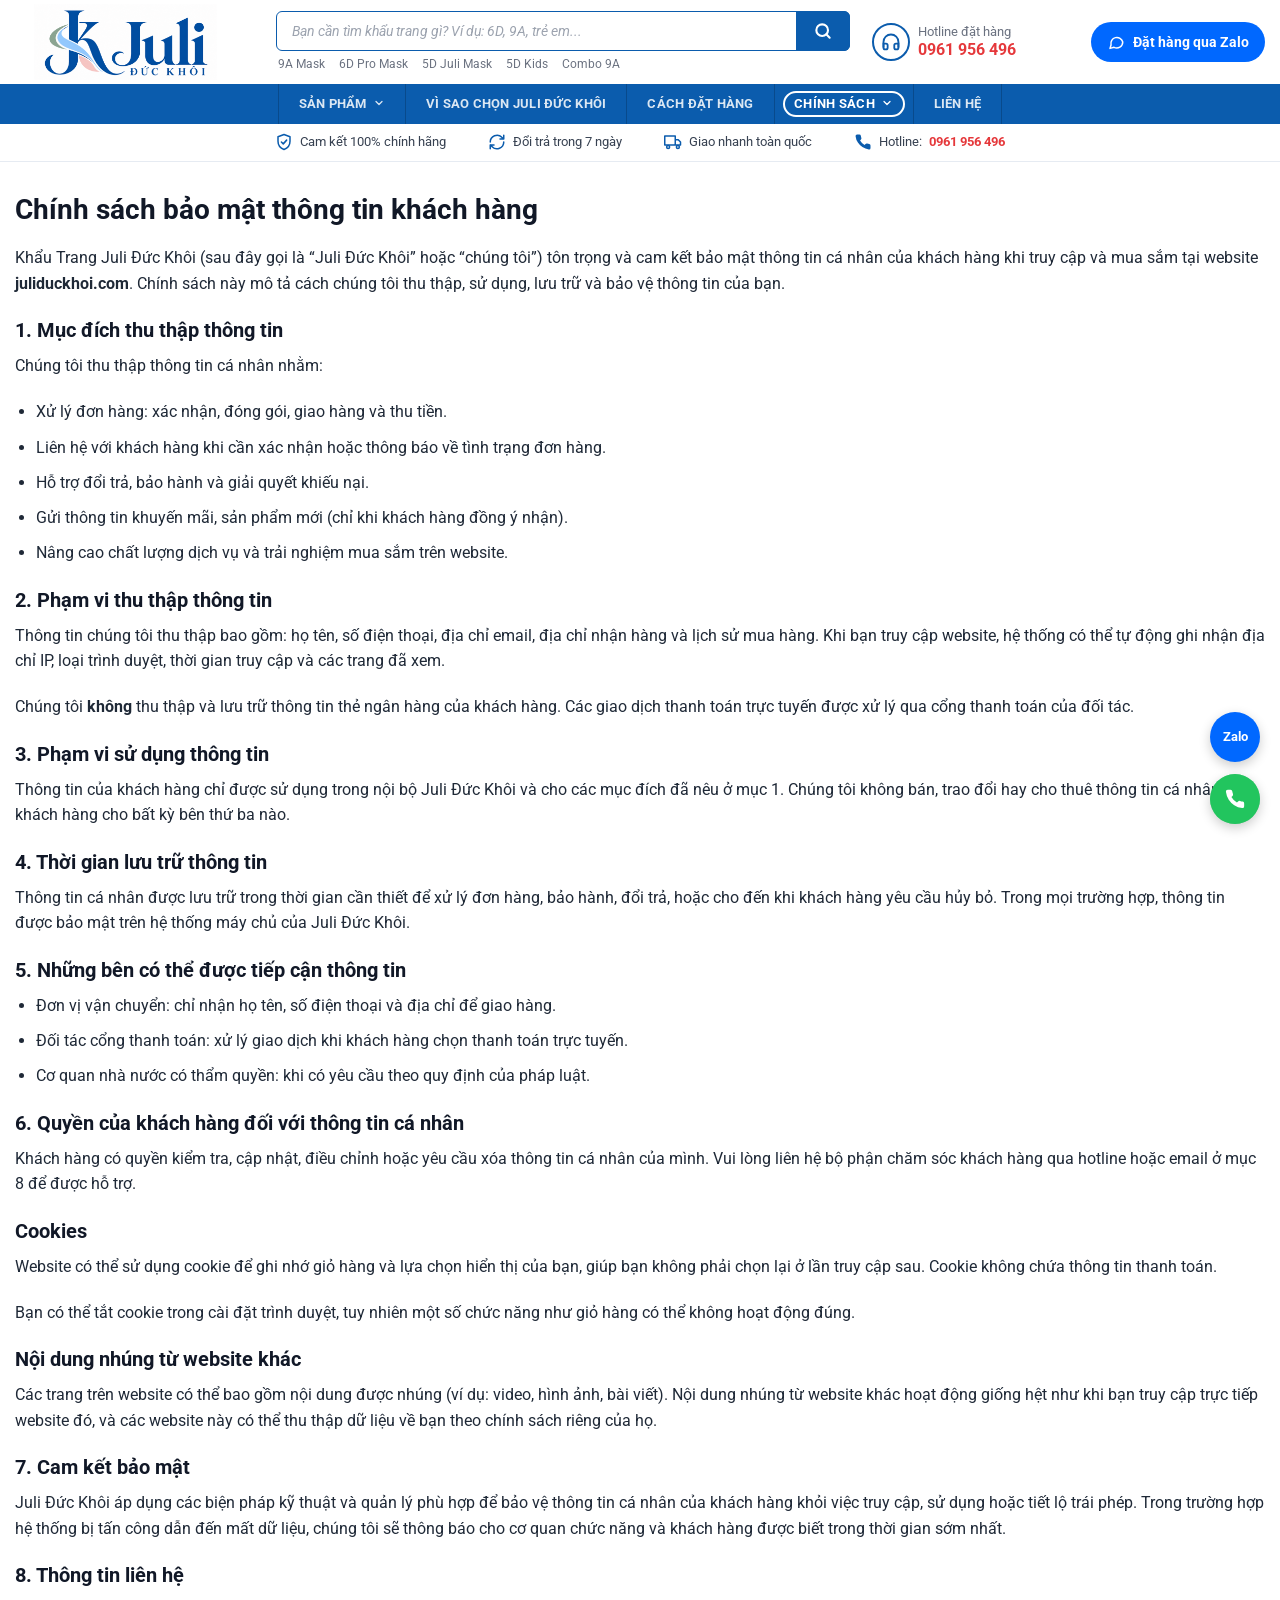
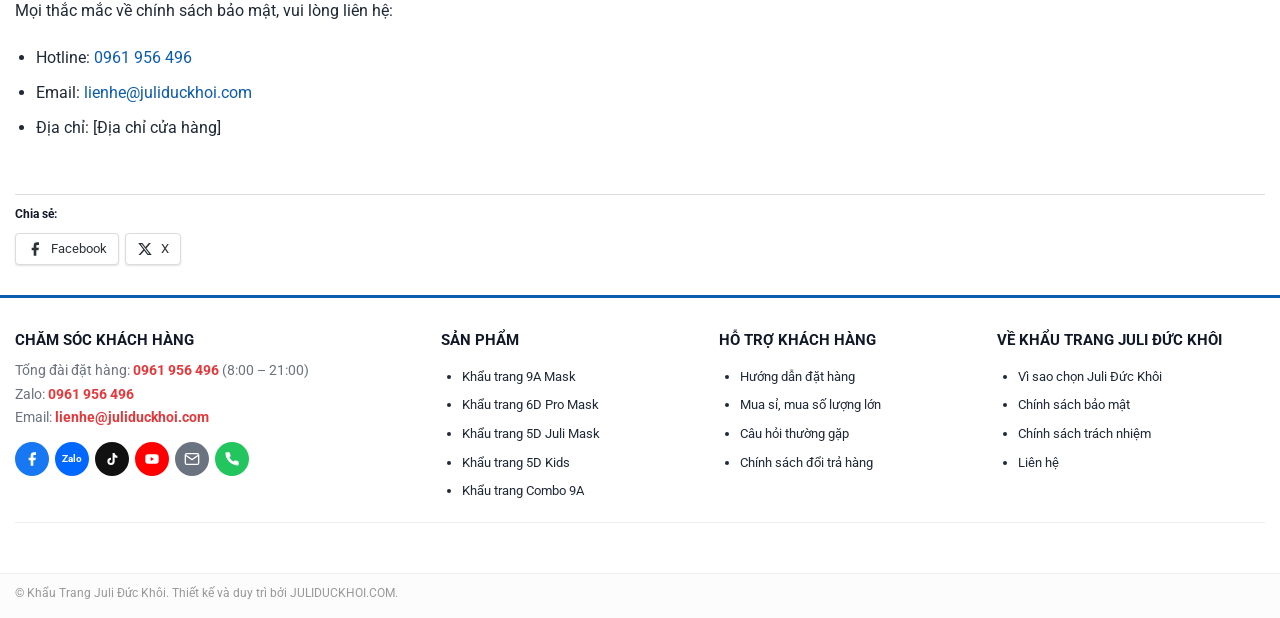
<file: chinh-sach-bao-mat.html>
<!DOCTYPE html>
<html lang="vi">
<head>
  <meta charset="UTF-8">
  <meta name="viewport" content="width=device-width, initial-scale=1">
  <title>Chính Sách Bảo Mật Thông Tin | Khẩu Trang Juli Đức Khôi</title>
  <meta name="description" content="Chính sách bảo mật thông tin khách hàng của Khẩu Trang Juli Đức Khôi: mục đích, phạm vi thu thập, thời gian lưu trữ và cam kết bảo mật dữ liệu cá nhân.">
  <link rel="canonical" href="https://juliduckhoi.com/chinh-sach-bao-mat">
  <meta name="robots" content="index, follow, max-image-preview:large">
  <link rel="icon" href="images/icons/favicon-32.png?v=2" sizes="32x32" type="image/png">
  <link rel="icon" href="images/icons/favicon-48.png?v=2" sizes="48x48" type="image/png">
  <link rel="apple-touch-icon" href="images/icons/apple-touch-icon.png?v=2">
  <meta property="og:type" content="article">
  <meta property="og:site_name" content="Khẩu Trang Juli Đức Khôi">
  <meta property="og:locale" content="vi_VN">
  <meta property="og:url" content="https://juliduckhoi.com/chinh-sach-bao-mat">
  <meta property="og:title" content="Chính Sách Bảo Mật Thông Tin | Khẩu Trang Juli Đức Khôi">
  <meta property="og:description" content="Chính sách bảo mật thông tin khách hàng của Khẩu Trang Juli Đức Khôi: mục đích, phạm vi thu thập, thời gian lưu trữ và cam kết bảo mật dữ liệu cá nhân.">
  <meta property="og:image" content="https://juliduckhoi.com/images/og/trang-chu.jpg">
  <meta property="og:image:width" content="1200">
  <meta property="og:image:height" content="630">
  <meta property="og:image:alt" content="Chính Sách Bảo Mật Thông Tin | Khẩu Trang Juli Đức Khôi">
  <meta name="twitter:card" content="summary_large_image">
  <meta name="theme-color" content="#0b5cad">
  <link rel="preconnect" href="https://fonts.googleapis.com">
  <link rel="preconnect" href="https://fonts.gstatic.com" crossorigin>
  <link href="https://fonts.googleapis.com/css2?family=Roboto:ital,wght@0,400;0,500;0,700;0,900;1,900&display=swap" rel="stylesheet">
  <link rel="stylesheet" href="css/style.css">
  <script type="application/ld+json">
{
  "@context": "https://schema.org",
  "@type": "BreadcrumbList",
  "itemListElement": [
    {
      "@type": "ListItem",
      "position": 1,
      "name": "Trang chủ",
      "item": "https://juliduckhoi.com/"
    },
    {
      "@type": "ListItem",
      "position": 2,
      "name": "Chính sách bảo mật",
      "item": "https://juliduckhoi.com/chinh-sach-bao-mat"
    }
  ]
}
  </script>
</head>
<body>

<!-- Bộ icon SVG dùng chung -->
<svg xmlns="http://www.w3.org/2000/svg" style="display:none">
  <symbol id="i-search" viewBox="0 0 24 24"><g fill="none" stroke="currentColor" stroke-width="2.5" stroke-linecap="round"><circle cx="11" cy="11" r="7"/><path d="M20 20l-4-4"/></g></symbol>
  <symbol id="i-menu" viewBox="0 0 24 24"><g fill="none" stroke="currentColor" stroke-width="2" stroke-linecap="round"><path d="M3 6h18M3 12h18M3 18h18"/></g></symbol>
  <symbol id="i-chevron-right" viewBox="0 0 24 24"><path d="M9 18l6-6-6-6" fill="none" stroke="currentColor" stroke-width="2.5" stroke-linecap="round" stroke-linejoin="round"/></symbol>
  <symbol id="i-chevron-left" viewBox="0 0 24 24"><path d="M15 18l-6-6 6-6" fill="none" stroke="currentColor" stroke-width="2.5" stroke-linecap="round" stroke-linejoin="round"/></symbol>
  <symbol id="i-image" viewBox="0 0 24 24"><g fill="none" stroke="currentColor" stroke-width="2" stroke-linejoin="round"><rect x="3" y="4" width="18" height="16" rx="2"/><circle cx="9" cy="10" r="2"/><path d="M21 16l-5-5-9 9"/></g></symbol>
  <symbol id="i-expand" viewBox="0 0 24 24"><path d="M4 9V4h5M20 9V4h-5M4 15v5h5M20 15v5h-5" fill="none" stroke="currentColor" stroke-width="2.2" stroke-linecap="round" stroke-linejoin="round"/></symbol>
  <symbol id="i-chevron-down" viewBox="0 0 24 24"><path d="M6 9l6 6 6-6" fill="none" stroke="currentColor" stroke-width="2.5" stroke-linecap="round" stroke-linejoin="round"/></symbol>
  <symbol id="i-chevron-up" viewBox="0 0 24 24"><path d="M18 15l-6-6-6 6" fill="none" stroke="currentColor" stroke-width="2.5" stroke-linecap="round" stroke-linejoin="round"/></symbol>
  <symbol id="i-check" viewBox="0 0 24 24"><path d="M5 12.5l4.5 4.5L19 7.5" fill="none" stroke="currentColor" stroke-width="2.8" stroke-linecap="round" stroke-linejoin="round"/></symbol>
  <symbol id="i-shield" viewBox="0 0 24 24"><g fill="none" stroke="currentColor" stroke-width="2" stroke-linecap="round" stroke-linejoin="round"><path d="M12 2l8 3v6c0 5-3.4 9.3-8 11-4.6-1.7-8-6-8-11V5z"/><path d="M8.5 12l2.5 2.5 4.5-5"/></g></symbol>
  <symbol id="i-layers" viewBox="0 0 24 24"><g fill="none" stroke="currentColor" stroke-width="2" stroke-linejoin="round"><path d="M12 2l10 5-10 5L2 7z"/><path d="M2 12l10 5 10-5M2 17l10 5 10-5"/></g></symbol>
  <symbol id="i-wind" viewBox="0 0 24 24"><path d="M3 8h11a3 3 0 1 0-3-3M3 12h16a3 3 0 1 1-3 3M3 16h7" fill="none" stroke="currentColor" stroke-width="2" stroke-linecap="round"/></symbol>
  <symbol id="i-badge" viewBox="0 0 24 24"><g fill="none" stroke="currentColor" stroke-width="2" stroke-linejoin="round"><circle cx="12" cy="9" r="6"/><path d="M8.5 14L7 22l5-3 5 3-1.5-8"/><path d="M9.5 9l1.8 1.8L14.8 7.5" stroke-linecap="round"/></g></symbol>
  <symbol id="i-refresh" viewBox="0 0 24 24"><g fill="none" stroke="currentColor" stroke-width="2" stroke-linecap="round" stroke-linejoin="round"><path d="M3 12a9 9 0 0 1 15.5-6.2L21 8M21 3v5h-5M21 12a9 9 0 0 1-15.5 6.2L3 16M3 21v-5h5"/></g></symbol>
  <symbol id="i-truck" viewBox="0 0 24 24"><g fill="none" stroke="currentColor" stroke-width="2" stroke-linejoin="round"><path d="M1 4h14v12H1zM15 9h4l3 3v4h-7"/><circle cx="5.5" cy="18.5" r="2"/><circle cx="18.5" cy="18.5" r="2"/></g></symbol>
  <symbol id="i-home" viewBox="0 0 24 24"><path d="M3 10.5L12 3l9 7.5V21h-6v-6H9v6H3z" fill="none" stroke="currentColor" stroke-width="2" stroke-linejoin="round"/></symbol>
  <symbol id="i-grid" viewBox="0 0 24 24"><g fill="none" stroke="currentColor" stroke-width="2"><rect x="3" y="3" width="7" height="7" rx="1.5"/><rect x="14" y="3" width="7" height="7" rx="1.5"/><rect x="3" y="14" width="7" height="7" rx="1.5"/><rect x="14" y="14" width="7" height="7" rx="1.5"/></g></symbol>
  <symbol id="i-chat" viewBox="0 0 24 24"><path d="M21 12a8 8 0 0 1-11.6 7.1L4 20.5l1.4-4.6A8 8 0 1 1 21 12z" fill="none" stroke="currentColor" stroke-width="2" stroke-linejoin="round"/></symbol>
  <symbol id="i-gift" viewBox="0 0 24 24"><g fill="none" stroke="currentColor" stroke-width="2" stroke-linejoin="round"><rect x="3" y="8" width="18" height="5" rx="1"/><path d="M5 13v8h14v-8M12 8v13M12 8S10.5 3 8 3.5 7 8 12 8zM12 8s1.5-5 4-4.5S17 8 12 8z"/></g></symbol>
  <symbol id="i-facebook" viewBox="0 0 24 24"><path d="M18 2h-3a5 5 0 0 0-5 5v3H7v4h3v8h4v-8h3l1-4h-4V7a1 1 0 0 1 1-1h3z" fill="currentColor"/></symbol>
  <symbol id="i-tiktok" viewBox="0 0 24 24"><path d="M16 3c.3 2.4 1.8 4 4 4.3v3.1c-1.5 0-2.9-.4-4-1.2v6.3A5.5 5.5 0 1 1 10.5 10v3.2a2.4 2.4 0 1 0 2.4 2.3V3H16z" fill="currentColor"/></symbol>
  <symbol id="i-mail" viewBox="0 0 24 24"><g fill="none" stroke="currentColor" stroke-width="2" stroke-linejoin="round"><rect x="2" y="4" width="20" height="16" rx="2"/><path d="M22 6l-10 7L2 6"/></g></symbol>
  <symbol id="i-phone" viewBox="0 0 24 24"><path d="M22 16.9v3a2 2 0 0 1-2.2 2 19.8 19.8 0 0 1-8.6-3.1 19.5 19.5 0 0 1-6-6A19.8 19.8 0 0 1 2.1 4.2 2 2 0 0 1 4.1 2h3a2 2 0 0 1 2 1.7c.1 1 .4 1.9.7 2.8a2 2 0 0 1-.5 2.1L8.1 9.9a16 16 0 0 0 6 6l1.3-1.3a2 2 0 0 1 2.1-.5c.9.3 1.8.6 2.8.7a2 2 0 0 1 1.7 2z" fill="currentColor"/></symbol>
  <symbol id="i-youtube" viewBox="0 0 24 24"><path fill-rule="evenodd" d="M2 9a4 4 0 0 1 4-4h12a4 4 0 0 1 4 4v6a4 4 0 0 1-4 4H6a4 4 0 0 1-4-4zM10 9v6l5-3z" fill="currentColor"/></symbol>
</svg>

<a class="skip-link" href="#main" style="position:absolute;left:-9999px">Bỏ qua nội dung</a>

<!-- ================= HEADER ================= -->
<header id="header" class="header">
  <div class="header-wrapper">

    <div id="masthead" class="header-main">
      <div class="header-inner container">

        <!-- Nút menu (mobile) -->
        <button class="icon-btn show-for-medium" data-open="main-menu" aria-label="Menu">
          <svg><use href="#i-menu"/></svg>
        </button>

        <div id="logo" class="logo">
          <a href="index.html" title="Khẩu Trang Juli Đức Khôi"><img src="images/logo.png" alt="Khẩu Trang Juli Đức Khôi" width="720" height="300"></a>
        </div>

        <div class="header-block hide-for-medium">
          <div class="col-search">
            <form class="search-form" role="search" action="index.html" data-search>
              <input id="search-1" type="search" name="q" placeholder="Bạn cần tìm khẩu trang gì? Ví dụ: 6D, 9A, trẻ em..." autocomplete="off" aria-label="Tìm kiếm sản phẩm">
              <button type="submit" aria-label="Tìm kiếm"><svg width="20" height="20"><use href="#i-search"/></svg></button>
            </form>
            <div class="search-keys">
              <a href="khau-trang-9a-mask.html">9A Mask</a>
              <a href="khau-trang-6d-pro-mask.html">6D Pro Mask</a>
              <a href="khau-trang-5d-juli-mask.html">5D Juli Mask</a>
              <a href="khau-trang-5d-kids.html">5D Kids</a>
              <a href="khau-trang-combo-9a-mask.html">Combo 9A</a>
            </div>
          </div>
          <div class="col-support">
            <a class="support-box" href="tel:0961956496">
              <svg class="icon" viewBox="0 0 42 40">
                <circle cx="21" cy="20" r="18" fill="none" stroke="#0b5cad" stroke-width="2"/>
                <g transform="translate(11 10) scale(.83)" fill="none" stroke="#0b5cad" stroke-width="2.2" stroke-linecap="round">
                  <path d="M3 18v-6a9 9 0 0 1 18 0v6"/>
                  <path d="M21 19a2 2 0 0 1-2 2h-1a2 2 0 0 1-2-2v-3a2 2 0 0 1 2-2h3zM3 19a2 2 0 0 0 2 2h1a2 2 0 0 0 2-2v-3a2 2 0 0 0-2-2H3z"/>
                </g>
              </svg>
              <p>Hotline đặt hàng<br><b>0961 956 496</b></p>
            </a>
          </div>
        </div>

        <div class="header-cta hide-for-medium">
          <a class="btn-zalo-head" href="https://zalo.me/0961956496" target="_blank" rel="noopener">
            <svg><use href="#i-chat"/></svg>Đặt hàng qua Zalo
          </a>
        </div>

        <!-- Gọi điện (mobile) -->
        <a class="icon-btn show-for-medium" href="tel:0961956496" aria-label="Gọi điện" style="color:#22c55e">
          <svg><use href="#i-phone"/></svg>
        </a>
      </div>
    </div>

    <div id="wide-nav" class="header-bottom">
      <div class="header-bottom-inner container">
        <ul class="nav-main hide-for-medium">
          <li class="has-dd" data-dd="sp">
            <a href="index.html#san-pham">Sản phẩm <svg><use href="#i-chevron-down"/></svg></a>
            <ul class="dd">
              <li><a href="khau-trang-9a-mask.html">Khẩu Trang 9A Mask Juli Đức Khôi Chống Nắng Toàn Diện</a></li>
              <li><a href="khau-trang-6d-pro-mask.html">Khẩu Trang 6D Pro Mask Juli Đức Khôi</a></li>
              <li><a href="khau-trang-5d-juli-mask.html">Khẩu Trang 5D Juli Mask Cao Cấp</a></li>
              <li><a href="khau-trang-5d-kids.html">Khẩu Trang 5D Kids Cho Bé</a></li>
              <li><a href="khau-trang-combo-9a-mask.html">Combo 100 Khẩu Trang 9A Mask Tặng 2 Túi 5D Kids</a></li>
            </ul>
          </li>
          <li><a href="index.html#vi-sao">Vì sao chọn Juli Đức Khôi</a></li>
          <li><a href="index.html#dat-hang">Cách đặt hàng</a></li>
          <li class="has-dd active" data-dd="cs">
            <a href="chinh-sach-doi-tra-hang.html">Chính sách <svg><use href="#i-chevron-down"/></svg></a>
            <ul class="dd">
              <li><a href="chinh-sach-doi-tra-hang.html">Chính sách đổi trả hàng</a></li>
              <li class="active"><a href="chinh-sach-bao-mat.html" aria-current="page">Chính sách bảo mật</a></li>
              <li><a href="chinh-sach-trach-nhiem.html">Chính sách trách nhiệm</a></li>
            </ul>
          </li>
          <li><a href="#footer">Liên hệ</a></li>
        </ul>

        <!-- Ô tìm kiếm (mobile) -->
        <form class="search-form show-for-medium" role="search" action="index.html" data-search>
          <input type="search" name="q" placeholder="Bạn cần tìm khẩu trang gì?" autocomplete="off" aria-label="Tìm kiếm sản phẩm">
          <button type="submit" aria-label="Tìm kiếm"><svg width="20" height="20"><use href="#i-search"/></svg></button>
        </form>
      </div>
    </div>

  </div>
</header>

<!-- Dải cam kết -->
<div class="trust-bar">
  <div class="container trust-inner">
    <span><svg><use href="#i-shield"/></svg>Cam kết 100% chính hãng</span>
    <span><svg><use href="#i-refresh"/></svg>Đổi trả trong 7 ngày</span>
    <span><svg><use href="#i-truck"/></svg>Giao nhanh toàn quốc</span>
    <span><svg><use href="#i-phone"/></svg>Hotline: <a href="tel:0961956496">0961 956 496</a></span>
  </div>
</div>

<!-- ================= MAIN ================= -->
<main id="main">
  <div class="page-wrapper">
    <div class="container">
      <div class="entry-content">
        <h1>Chính sách bảo mật thông tin khách hàng</h1>
        <p>Khẩu Trang Juli Đức Khôi (sau đây gọi là “Juli Đức Khôi” hoặc “chúng tôi”) tôn trọng và cam kết bảo mật thông tin cá nhân của khách hàng khi truy cập và mua sắm tại website <strong>juliduckhoi.com</strong>. Chính sách này mô tả cách chúng tôi thu thập, sử dụng, lưu trữ và bảo vệ thông tin của bạn.</p>

        <h3>1. Mục đích thu thập thông tin</h3>
        <p>Chúng tôi thu thập thông tin cá nhân nhằm:</p>
        <ul>
          <li>Xử lý đơn hàng: xác nhận, đóng gói, giao hàng và thu tiền.</li>
          <li>Liên hệ với khách hàng khi cần xác nhận hoặc thông báo về tình trạng đơn hàng.</li>
          <li>Hỗ trợ đổi trả, bảo hành và giải quyết khiếu nại.</li>
          <li>Gửi thông tin khuyến mãi, sản phẩm mới (chỉ khi khách hàng đồng ý nhận).</li>
          <li>Nâng cao chất lượng dịch vụ và trải nghiệm mua sắm trên website.</li>
        </ul>

        <h3>2. Phạm vi thu thập thông tin</h3>
        <p>Thông tin chúng tôi thu thập bao gồm: họ tên, số điện thoại, địa chỉ email, địa chỉ nhận hàng và lịch sử mua hàng. Khi bạn truy cập website, hệ thống có thể tự động ghi nhận địa chỉ IP, loại trình duyệt, thời gian truy cập và các trang đã xem.</p>
        <p>Chúng tôi <strong>không</strong> thu thập và lưu trữ thông tin thẻ ngân hàng của khách hàng. Các giao dịch thanh toán trực tuyến được xử lý qua cổng thanh toán của đối tác.</p>

        <h3>3. Phạm vi sử dụng thông tin</h3>
        <p>Thông tin của khách hàng chỉ được sử dụng trong nội bộ Juli Đức Khôi và cho các mục đích đã nêu ở mục 1. Chúng tôi không bán, trao đổi hay cho thuê thông tin cá nhân của khách hàng cho bất kỳ bên thứ ba nào.</p>

        <h3>4. Thời gian lưu trữ thông tin</h3>
        <p>Thông tin cá nhân được lưu trữ trong thời gian cần thiết để xử lý đơn hàng, bảo hành, đổi trả, hoặc cho đến khi khách hàng yêu cầu hủy bỏ. Trong mọi trường hợp, thông tin được bảo mật trên hệ thống máy chủ của Juli Đức Khôi.</p>

        <h3>5. Những bên có thể được tiếp cận thông tin</h3>
        <ul>
          <li>Đơn vị vận chuyển: chỉ nhận họ tên, số điện thoại và địa chỉ để giao hàng.</li>
          <li>Đối tác cổng thanh toán: xử lý giao dịch khi khách hàng chọn thanh toán trực tuyến.</li>
          <li>Cơ quan nhà nước có thẩm quyền: khi có yêu cầu theo quy định của pháp luật.</li>
        </ul>

        <h3>6. Quyền của khách hàng đối với thông tin cá nhân</h3>
        <p>Khách hàng có quyền kiểm tra, cập nhật, điều chỉnh hoặc yêu cầu xóa thông tin cá nhân của mình. Vui lòng liên hệ bộ phận chăm sóc khách hàng qua hotline hoặc email ở mục 8 để được hỗ trợ.</p>

        <h3>Cookies</h3>
        <p>Website có thể sử dụng cookie để ghi nhớ giỏ hàng và lựa chọn hiển thị của bạn, giúp bạn không phải chọn lại ở lần truy cập sau. Cookie không chứa thông tin thanh toán.</p>
        <p>Bạn có thể tắt cookie trong cài đặt trình duyệt, tuy nhiên một số chức năng như giỏ hàng có thể không hoạt động đúng.</p>

        <h3>Nội dung nhúng từ website khác</h3>
        <p>Các trang trên website có thể bao gồm nội dung được nhúng (ví dụ: video, hình ảnh, bài viết). Nội dung nhúng từ website khác hoạt động giống hệt như khi bạn truy cập trực tiếp website đó, và các website này có thể thu thập dữ liệu về bạn theo chính sách riêng của họ.</p>

        <h3>7. Cam kết bảo mật</h3>
        <p>Juli Đức Khôi áp dụng các biện pháp kỹ thuật và quản lý phù hợp để bảo vệ thông tin cá nhân của khách hàng khỏi việc truy cập, sử dụng hoặc tiết lộ trái phép. Trong trường hợp hệ thống bị tấn công dẫn đến mất dữ liệu, chúng tôi sẽ thông báo cho cơ quan chức năng và khách hàng được biết trong thời gian sớm nhất.</p>

        <h3>8. Thông tin liên hệ</h3>
        <p>Mọi thắc mắc về chính sách bảo mật, vui lòng liên hệ:</p>
        <ul>
          <li>Hotline: <a href="tel:0961956496">0961 956 496</a></li>
          <li>Email: <a href="mailto:lienhe@juliduckhoi.com">lienhe@juliduckhoi.com</a></li>
          <li>Địa chỉ: [Địa chỉ cửa hàng]</li>
        </ul>
      </div>

        <div class="sharedaddy">
          <h3 class="sd-title">Chia sẻ:</h3>
          <ul class="share-buttons">
            <li><a class="share-facebook" href="https://www.facebook.com/sharer/sharer.php" data-share="facebook" target="_blank" rel="noopener"><svg><use href="#i-facebook"/></svg><span>Facebook</span></a></li>
            <li><a class="share-x" href="https://twitter.com/intent/tweet" data-share="x" target="_blank" rel="noopener"><svg viewBox="0 0 24 24"><path d="M17.8 3h3.1l-6.8 7.8 8 10.2h-6.3l-4.9-6.4L5.3 21H2.2l7.3-8.3L1.8 3h6.4l4.4 5.9L17.8 3zm-1.1 16.2h1.7L7.4 4.7H5.6l11.1 14.5z" fill="currentColor"/></svg><span>X</span></a></li>
          </ul>
        </div>
    </div>
  </div>
</main>

<!-- ================= FOOTER ================= -->
<footer id="footer" class="footer-wrapper">
  <section class="footer-section">
    <div class="container">
      <div class="row1">
        <div class="col-4">
          <div class="ft-title"><strong>CHĂM SÓC KHÁCH HÀNG</strong></div>
          <p class="ft-hotline">
            Tổng đài đặt hàng: <a href="tel:0961956496">0961 956 496</a> (8:00 – 21:00)<br>
            Zalo: <a href="https://zalo.me/0961956496" target="_blank" rel="noopener">0961 956 496</a><br>
            Email: <a href="mailto:lienhe@juliduckhoi.com">lienhe@juliduckhoi.com</a>
          </p>
          <div class="social-icons">
            <a class="facebook" href="#" aria-label="Facebook"><svg><use href="#i-facebook"/></svg></a>
            <a class="zalo" href="https://zalo.me/0961956496" target="_blank" rel="noopener" aria-label="Zalo">Zalo</a>
            <a class="tiktok" href="https://www.tiktok.com/@khautrangjulimask" target="_blank" rel="noopener" aria-label="TikTok"><svg><use href="#i-tiktok"/></svg></a>
            <a class="youtube" href="#" aria-label="YouTube"><svg><use href="#i-youtube"/></svg></a>
            <a class="email" href="mailto:lienhe@juliduckhoi.com" aria-label="E-mail"><svg><use href="#i-mail"/></svg></a>
            <a class="phone" href="tel:0961956496" aria-label="Điện thoại"><svg><use href="#i-phone"/></svg></a>
          </div>
        </div>

        <div class="col-8">
          <div class="sub-col">
            <h4>Sản phẩm</h4>
            <ul>
              <li><a href="khau-trang-9a-mask.html">Khẩu trang 9A Mask</a></li>
              <li><a href="khau-trang-6d-pro-mask.html">Khẩu trang 6D Pro Mask</a></li>
              <li><a href="khau-trang-5d-juli-mask.html">Khẩu trang 5D Juli Mask</a></li>
              <li><a href="khau-trang-5d-kids.html">Khẩu trang 5D Kids</a></li>
              <li><a href="khau-trang-combo-9a-mask.html">Khẩu trang Combo 9A</a></li>
            </ul>
          </div>
          <div class="sub-col">
            <h4>Hỗ trợ khách hàng</h4>
            <ul>
              <li><a href="index.html#dat-hang">Hướng dẫn đặt hàng</a></li>
              <li><a href="index.html#mua-si">Mua sỉ, mua số lượng lớn</a></li>
              <li><a href="index.html#hoi-dap">Câu hỏi thường gặp</a></li>
              <li><a href="chinh-sach-doi-tra-hang.html">Chính sách đổi trả hàng</a></li>
            </ul>
          </div>
          <div class="sub-col">
            <h4>Về Khẩu Trang Juli Đức Khôi</h4>
            <ul>
              <li><a href="index.html#vi-sao">Vì sao chọn Juli Đức Khôi</a></li>
              <li class="active"><a href="chinh-sach-bao-mat.html" aria-current="page">Chính sách bảo mật</a></li>
              <li><a href="chinh-sach-trach-nhiem.html">Chính sách trách nhiệm</a></li>
              <li><a href="#footer">Liên hệ</a></li>
            </ul>
          </div>
        </div>
      </div>
    </div>
  </section>

  <div class="absolute-footer">
    <div class="container">
      © Khẩu Trang Juli Đức Khôi. Thiết kế và duy trì bởi <a href="index.html">JULIDUCKHOI.COM</a>.
    </div>
  </div>
</footer>

<!-- Nút nổi: Zalo + Gọi điện (máy tính) -->
<div class="float-contact hide-for-medium">
  <a class="fc-zalo" href="https://zalo.me/0961956496" target="_blank" rel="noopener" aria-label="Chat Zalo">Zalo</a>
  <a class="fc-phone" href="tel:0961956496" aria-label="Gọi 0961 956 496"><svg><use href="#i-phone"/></svg></a>
</div>

<button id="top-link" class="back-to-top hide-for-medium" aria-label="Lên đầu trang">
  <svg><use href="#i-chevron-up"/></svg>
</button>

<!-- Thanh tab dưới cùng (điện thoại) -->
<nav class="tabbar show-for-medium" aria-label="Điều hướng nhanh">
  <a href="index.html" class="tb-home"><svg><use href="#i-home"/></svg><span>Trang chủ</span></a>
  <a href="index.html#san-pham"><svg><use href="#i-grid"/></svg><span>Sản phẩm</span></a>
  <a href="tel:0961956496" class="tb-call"><svg><use href="#i-phone"/></svg><span>Gọi ngay</span></a>
  <a href="https://zalo.me/0961956496" target="_blank" rel="noopener" class="tb-zalo"><b>Zalo</b><span>Chat Zalo</span></a>
</nav>

<!-- ================= MENU MOBILE ================= -->
<div id="main-menu" class="overlay">
  <button class="overlay-close" aria-label="Đóng">&times;</button>
  <div class="mobile-sidebar">
    <ul class="nav-sidebar">
      <li class="sidebar-search">
        <form class="search-form" role="search" action="index.html" data-search>
          <input type="search" name="q" placeholder="Tìm sản phẩm ..." aria-label="Tìm kiếm sản phẩm">
          <button type="submit" aria-label="Tìm kiếm"><svg width="20" height="20"><use href="#i-search"/></svg></button>
        </form>
      </li>
      <li><a href="index.html#san-pham">Sản phẩm</a>
        <ul class="sub-menu">
          <li><a href="khau-trang-9a-mask.html">9A Mask</a></li>
          <li><a href="khau-trang-6d-pro-mask.html">6D Pro Mask</a></li>
          <li><a href="khau-trang-5d-juli-mask.html">5D Juli Mask</a></li>
          <li><a href="khau-trang-5d-kids.html">5D Kids</a></li>
          <li><a href="khau-trang-combo-9a-mask.html">Combo 9A</a></li>
        </ul>
      </li>
      <li><a href="index.html#vi-sao">Vì sao chọn Juli Đức Khôi</a></li>
      <li><a href="index.html#dat-hang">Cách đặt hàng</a></li>
      <li><a href="chinh-sach-doi-tra-hang.html">Chính sách đổi trả hàng</a></li>
      <li class="active"><a href="chinh-sach-bao-mat.html" aria-current="page">Chính sách bảo mật</a></li>
      <li><a href="chinh-sach-trach-nhiem.html">Chính sách trách nhiệm</a></li>
      <li><a href="#footer">Liên hệ</a></li>
    </ul>
  </div>
</div>

<script src="js/main.js"></script>
</body>
</html>
</file>
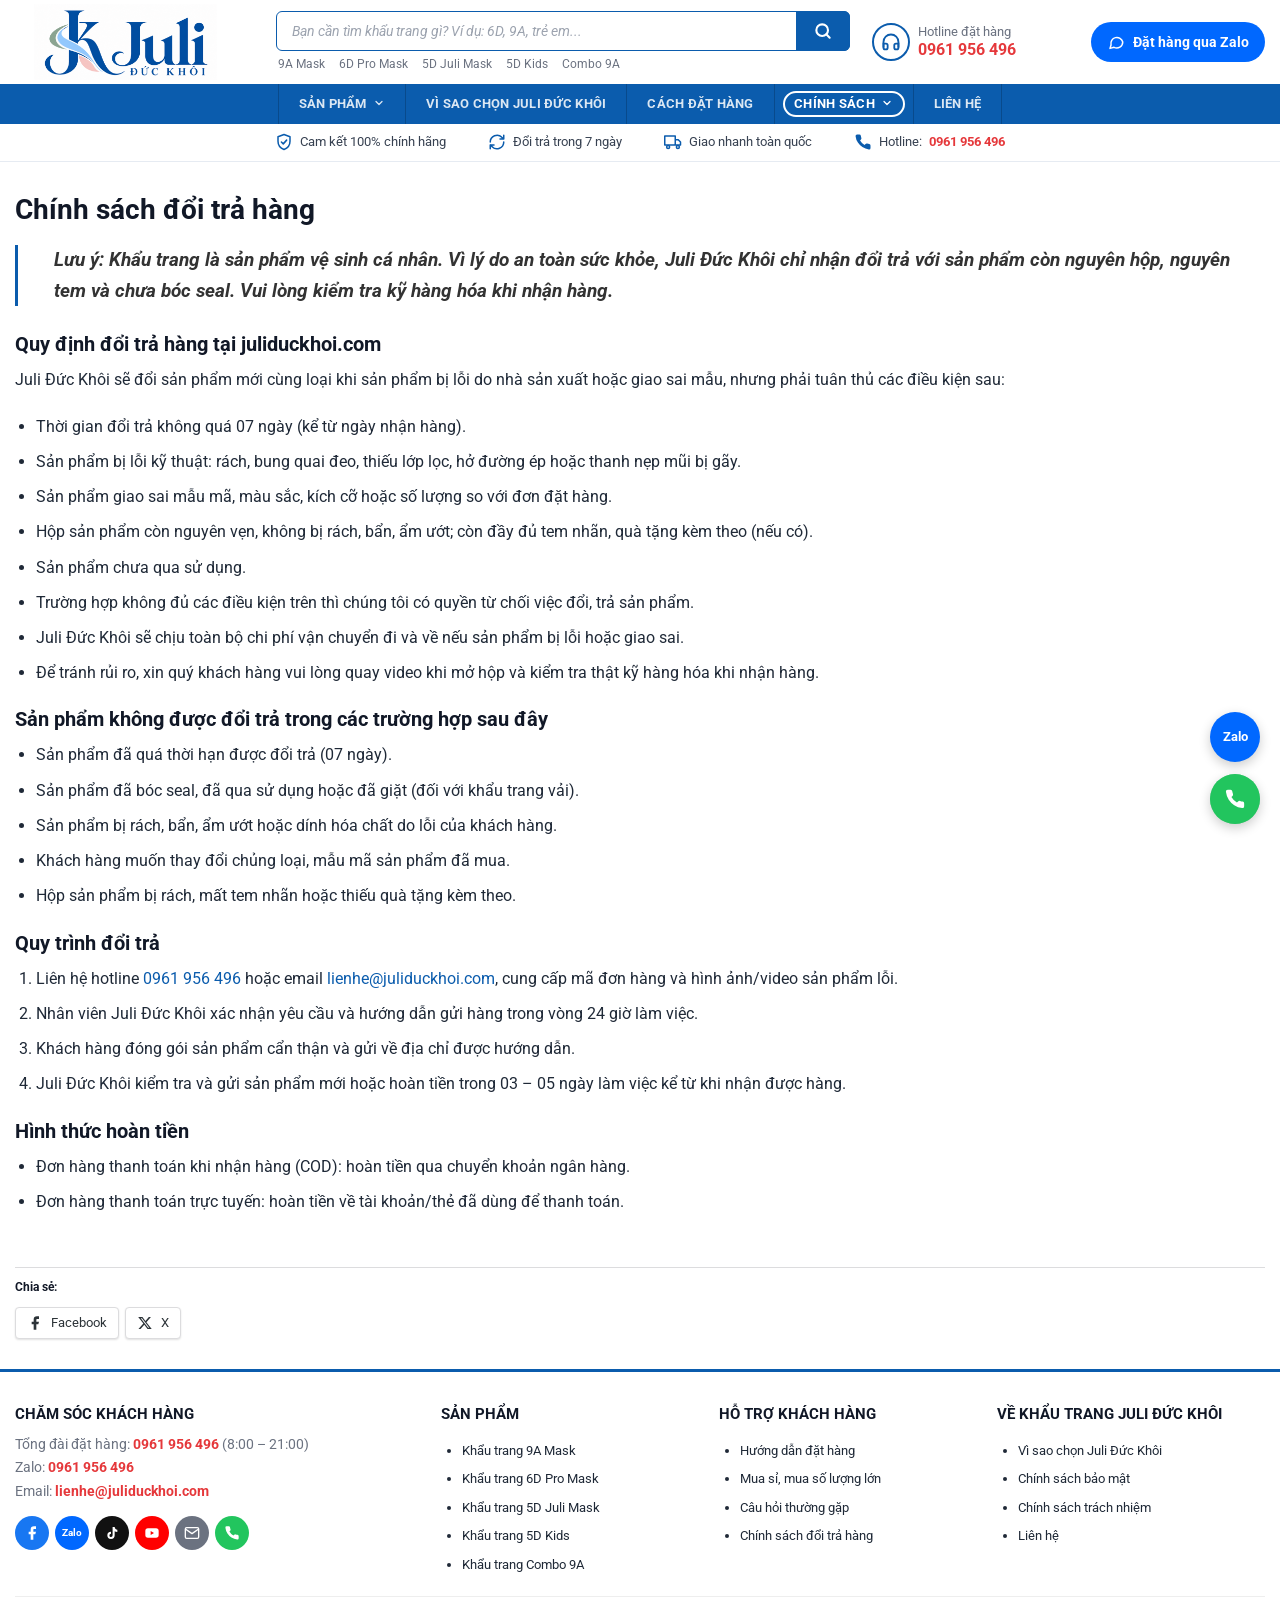
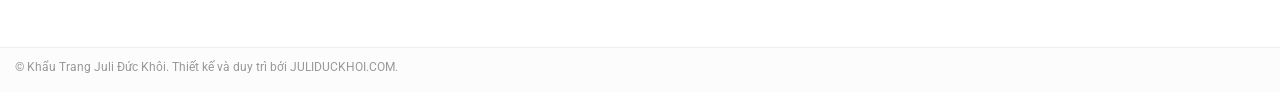
<file: chinh-sach-doi-tra-hang.html>
<!DOCTYPE html>
<html lang="vi">
<head>
  <meta charset="UTF-8">
  <meta name="viewport" content="width=device-width, initial-scale=1">
  <title>Chính Sách Đổi Trả Hàng Trong 7 Ngày | Khẩu Trang Juli Đức Khôi</title>
  <meta name="description" content="Chính sách đổi trả của Khẩu Trang Juli Đức Khôi: đổi sản phẩm mới trong 7 ngày nếu lỗi do nhà sản xuất hoặc giao sai, kèm quy trình và hình thức hoàn tiền.">
  <link rel="canonical" href="https://juliduckhoi.com/chinh-sach-doi-tra-hang">
  <meta name="robots" content="index, follow, max-image-preview:large">
  <link rel="icon" href="images/icons/favicon-32.png?v=2" sizes="32x32" type="image/png">
  <link rel="icon" href="images/icons/favicon-48.png?v=2" sizes="48x48" type="image/png">
  <link rel="apple-touch-icon" href="images/icons/apple-touch-icon.png?v=2">
  <meta property="og:type" content="article">
  <meta property="og:site_name" content="Khẩu Trang Juli Đức Khôi">
  <meta property="og:locale" content="vi_VN">
  <meta property="og:url" content="https://juliduckhoi.com/chinh-sach-doi-tra-hang">
  <meta property="og:title" content="Chính Sách Đổi Trả Hàng Trong 7 Ngày | Khẩu Trang Juli Đức Khôi">
  <meta property="og:description" content="Chính sách đổi trả của Khẩu Trang Juli Đức Khôi: đổi sản phẩm mới trong 7 ngày nếu lỗi do nhà sản xuất hoặc giao sai, kèm quy trình và hình thức hoàn tiền.">
  <meta property="og:image" content="https://juliduckhoi.com/images/og/trang-chu.jpg">
  <meta property="og:image:width" content="1200">
  <meta property="og:image:height" content="630">
  <meta property="og:image:alt" content="Chính Sách Đổi Trả Hàng Trong 7 Ngày | Khẩu Trang Juli Đức Khôi">
  <meta name="twitter:card" content="summary_large_image">
  <meta name="theme-color" content="#0b5cad">
  <link rel="preconnect" href="https://fonts.googleapis.com">
  <link rel="preconnect" href="https://fonts.gstatic.com" crossorigin>
  <link href="https://fonts.googleapis.com/css2?family=Roboto:ital,wght@0,400;0,500;0,700;0,900;1,900&display=swap" rel="stylesheet">
  <link rel="stylesheet" href="css/style.css">
  <script type="application/ld+json">
{
  "@context": "https://schema.org",
  "@type": "BreadcrumbList",
  "itemListElement": [
    {
      "@type": "ListItem",
      "position": 1,
      "name": "Trang chủ",
      "item": "https://juliduckhoi.com/"
    },
    {
      "@type": "ListItem",
      "position": 2,
      "name": "Chính sách đổi trả hàng",
      "item": "https://juliduckhoi.com/chinh-sach-doi-tra-hang"
    }
  ]
}
  </script>
</head>
<body>

<!-- Bộ icon SVG dùng chung -->
<svg xmlns="http://www.w3.org/2000/svg" style="display:none">
  <symbol id="i-search" viewBox="0 0 24 24"><g fill="none" stroke="currentColor" stroke-width="2.5" stroke-linecap="round"><circle cx="11" cy="11" r="7"/><path d="M20 20l-4-4"/></g></symbol>
  <symbol id="i-menu" viewBox="0 0 24 24"><g fill="none" stroke="currentColor" stroke-width="2" stroke-linecap="round"><path d="M3 6h18M3 12h18M3 18h18"/></g></symbol>
  <symbol id="i-chevron-right" viewBox="0 0 24 24"><path d="M9 18l6-6-6-6" fill="none" stroke="currentColor" stroke-width="2.5" stroke-linecap="round" stroke-linejoin="round"/></symbol>
  <symbol id="i-chevron-left" viewBox="0 0 24 24"><path d="M15 18l-6-6 6-6" fill="none" stroke="currentColor" stroke-width="2.5" stroke-linecap="round" stroke-linejoin="round"/></symbol>
  <symbol id="i-image" viewBox="0 0 24 24"><g fill="none" stroke="currentColor" stroke-width="2" stroke-linejoin="round"><rect x="3" y="4" width="18" height="16" rx="2"/><circle cx="9" cy="10" r="2"/><path d="M21 16l-5-5-9 9"/></g></symbol>
  <symbol id="i-expand" viewBox="0 0 24 24"><path d="M4 9V4h5M20 9V4h-5M4 15v5h5M20 15v5h-5" fill="none" stroke="currentColor" stroke-width="2.2" stroke-linecap="round" stroke-linejoin="round"/></symbol>
  <symbol id="i-chevron-down" viewBox="0 0 24 24"><path d="M6 9l6 6 6-6" fill="none" stroke="currentColor" stroke-width="2.5" stroke-linecap="round" stroke-linejoin="round"/></symbol>
  <symbol id="i-chevron-up" viewBox="0 0 24 24"><path d="M18 15l-6-6-6 6" fill="none" stroke="currentColor" stroke-width="2.5" stroke-linecap="round" stroke-linejoin="round"/></symbol>
  <symbol id="i-check" viewBox="0 0 24 24"><path d="M5 12.5l4.5 4.5L19 7.5" fill="none" stroke="currentColor" stroke-width="2.8" stroke-linecap="round" stroke-linejoin="round"/></symbol>
  <symbol id="i-shield" viewBox="0 0 24 24"><g fill="none" stroke="currentColor" stroke-width="2" stroke-linecap="round" stroke-linejoin="round"><path d="M12 2l8 3v6c0 5-3.4 9.3-8 11-4.6-1.7-8-6-8-11V5z"/><path d="M8.5 12l2.5 2.5 4.5-5"/></g></symbol>
  <symbol id="i-layers" viewBox="0 0 24 24"><g fill="none" stroke="currentColor" stroke-width="2" stroke-linejoin="round"><path d="M12 2l10 5-10 5L2 7z"/><path d="M2 12l10 5 10-5M2 17l10 5 10-5"/></g></symbol>
  <symbol id="i-wind" viewBox="0 0 24 24"><path d="M3 8h11a3 3 0 1 0-3-3M3 12h16a3 3 0 1 1-3 3M3 16h7" fill="none" stroke="currentColor" stroke-width="2" stroke-linecap="round"/></symbol>
  <symbol id="i-badge" viewBox="0 0 24 24"><g fill="none" stroke="currentColor" stroke-width="2" stroke-linejoin="round"><circle cx="12" cy="9" r="6"/><path d="M8.5 14L7 22l5-3 5 3-1.5-8"/><path d="M9.5 9l1.8 1.8L14.8 7.5" stroke-linecap="round"/></g></symbol>
  <symbol id="i-refresh" viewBox="0 0 24 24"><g fill="none" stroke="currentColor" stroke-width="2" stroke-linecap="round" stroke-linejoin="round"><path d="M3 12a9 9 0 0 1 15.5-6.2L21 8M21 3v5h-5M21 12a9 9 0 0 1-15.5 6.2L3 16M3 21v-5h5"/></g></symbol>
  <symbol id="i-truck" viewBox="0 0 24 24"><g fill="none" stroke="currentColor" stroke-width="2" stroke-linejoin="round"><path d="M1 4h14v12H1zM15 9h4l3 3v4h-7"/><circle cx="5.5" cy="18.5" r="2"/><circle cx="18.5" cy="18.5" r="2"/></g></symbol>
  <symbol id="i-home" viewBox="0 0 24 24"><path d="M3 10.5L12 3l9 7.5V21h-6v-6H9v6H3z" fill="none" stroke="currentColor" stroke-width="2" stroke-linejoin="round"/></symbol>
  <symbol id="i-grid" viewBox="0 0 24 24"><g fill="none" stroke="currentColor" stroke-width="2"><rect x="3" y="3" width="7" height="7" rx="1.5"/><rect x="14" y="3" width="7" height="7" rx="1.5"/><rect x="3" y="14" width="7" height="7" rx="1.5"/><rect x="14" y="14" width="7" height="7" rx="1.5"/></g></symbol>
  <symbol id="i-chat" viewBox="0 0 24 24"><path d="M21 12a8 8 0 0 1-11.6 7.1L4 20.5l1.4-4.6A8 8 0 1 1 21 12z" fill="none" stroke="currentColor" stroke-width="2" stroke-linejoin="round"/></symbol>
  <symbol id="i-gift" viewBox="0 0 24 24"><g fill="none" stroke="currentColor" stroke-width="2" stroke-linejoin="round"><rect x="3" y="8" width="18" height="5" rx="1"/><path d="M5 13v8h14v-8M12 8v13M12 8S10.5 3 8 3.5 7 8 12 8zM12 8s1.5-5 4-4.5S17 8 12 8z"/></g></symbol>
  <symbol id="i-facebook" viewBox="0 0 24 24"><path d="M18 2h-3a5 5 0 0 0-5 5v3H7v4h3v8h4v-8h3l1-4h-4V7a1 1 0 0 1 1-1h3z" fill="currentColor"/></symbol>
  <symbol id="i-tiktok" viewBox="0 0 24 24"><path d="M16 3c.3 2.4 1.8 4 4 4.3v3.1c-1.5 0-2.9-.4-4-1.2v6.3A5.5 5.5 0 1 1 10.5 10v3.2a2.4 2.4 0 1 0 2.4 2.3V3H16z" fill="currentColor"/></symbol>
  <symbol id="i-mail" viewBox="0 0 24 24"><g fill="none" stroke="currentColor" stroke-width="2" stroke-linejoin="round"><rect x="2" y="4" width="20" height="16" rx="2"/><path d="M22 6l-10 7L2 6"/></g></symbol>
  <symbol id="i-phone" viewBox="0 0 24 24"><path d="M22 16.9v3a2 2 0 0 1-2.2 2 19.8 19.8 0 0 1-8.6-3.1 19.5 19.5 0 0 1-6-6A19.8 19.8 0 0 1 2.1 4.2 2 2 0 0 1 4.1 2h3a2 2 0 0 1 2 1.7c.1 1 .4 1.9.7 2.8a2 2 0 0 1-.5 2.1L8.1 9.9a16 16 0 0 0 6 6l1.3-1.3a2 2 0 0 1 2.1-.5c.9.3 1.8.6 2.8.7a2 2 0 0 1 1.7 2z" fill="currentColor"/></symbol>
  <symbol id="i-youtube" viewBox="0 0 24 24"><path fill-rule="evenodd" d="M2 9a4 4 0 0 1 4-4h12a4 4 0 0 1 4 4v6a4 4 0 0 1-4 4H6a4 4 0 0 1-4-4zM10 9v6l5-3z" fill="currentColor"/></symbol>
</svg>

<a class="skip-link" href="#main" style="position:absolute;left:-9999px">Bỏ qua nội dung</a>

<!-- ================= HEADER ================= -->
<header id="header" class="header">
  <div class="header-wrapper">

    <div id="masthead" class="header-main">
      <div class="header-inner container">

        <!-- Nút menu (mobile) -->
        <button class="icon-btn show-for-medium" data-open="main-menu" aria-label="Menu">
          <svg><use href="#i-menu"/></svg>
        </button>

        <div id="logo" class="logo">
          <a href="index.html" title="Khẩu Trang Juli Đức Khôi"><img src="images/logo.png" alt="Khẩu Trang Juli Đức Khôi" width="720" height="300"></a>
        </div>

        <div class="header-block hide-for-medium">
          <div class="col-search">
            <form class="search-form" role="search" action="index.html" data-search>
              <input id="search-1" type="search" name="q" placeholder="Bạn cần tìm khẩu trang gì? Ví dụ: 6D, 9A, trẻ em..." autocomplete="off" aria-label="Tìm kiếm sản phẩm">
              <button type="submit" aria-label="Tìm kiếm"><svg width="20" height="20"><use href="#i-search"/></svg></button>
            </form>
            <div class="search-keys">
              <a href="khau-trang-9a-mask.html">9A Mask</a>
              <a href="khau-trang-6d-pro-mask.html">6D Pro Mask</a>
              <a href="khau-trang-5d-juli-mask.html">5D Juli Mask</a>
              <a href="khau-trang-5d-kids.html">5D Kids</a>
              <a href="khau-trang-combo-9a-mask.html">Combo 9A</a>
            </div>
          </div>
          <div class="col-support">
            <a class="support-box" href="tel:0961956496">
              <svg class="icon" viewBox="0 0 42 40">
                <circle cx="21" cy="20" r="18" fill="none" stroke="#0b5cad" stroke-width="2"/>
                <g transform="translate(11 10) scale(.83)" fill="none" stroke="#0b5cad" stroke-width="2.2" stroke-linecap="round">
                  <path d="M3 18v-6a9 9 0 0 1 18 0v6"/>
                  <path d="M21 19a2 2 0 0 1-2 2h-1a2 2 0 0 1-2-2v-3a2 2 0 0 1 2-2h3zM3 19a2 2 0 0 0 2 2h1a2 2 0 0 0 2-2v-3a2 2 0 0 0-2-2H3z"/>
                </g>
              </svg>
              <p>Hotline đặt hàng<br><b>0961 956 496</b></p>
            </a>
          </div>
        </div>

        <div class="header-cta hide-for-medium">
          <a class="btn-zalo-head" href="https://zalo.me/0961956496" target="_blank" rel="noopener">
            <svg><use href="#i-chat"/></svg>Đặt hàng qua Zalo
          </a>
        </div>

        <!-- Gọi điện (mobile) -->
        <a class="icon-btn show-for-medium" href="tel:0961956496" aria-label="Gọi điện" style="color:#22c55e">
          <svg><use href="#i-phone"/></svg>
        </a>
      </div>
    </div>

    <div id="wide-nav" class="header-bottom">
      <div class="header-bottom-inner container">
        <ul class="nav-main hide-for-medium">
          <li class="has-dd" data-dd="sp">
            <a href="index.html#san-pham">Sản phẩm <svg><use href="#i-chevron-down"/></svg></a>
            <ul class="dd">
              <li><a href="khau-trang-9a-mask.html">Khẩu Trang 9A Mask Juli Đức Khôi Chống Nắng Toàn Diện</a></li>
              <li><a href="khau-trang-6d-pro-mask.html">Khẩu Trang 6D Pro Mask Juli Đức Khôi</a></li>
              <li><a href="khau-trang-5d-juli-mask.html">Khẩu Trang 5D Juli Mask Cao Cấp</a></li>
              <li><a href="khau-trang-5d-kids.html">Khẩu Trang 5D Kids Cho Bé</a></li>
              <li><a href="khau-trang-combo-9a-mask.html">Combo 100 Khẩu Trang 9A Mask Tặng 2 Túi 5D Kids</a></li>
            </ul>
          </li>
          <li><a href="index.html#vi-sao">Vì sao chọn Juli Đức Khôi</a></li>
          <li><a href="index.html#dat-hang">Cách đặt hàng</a></li>
          <li class="has-dd active" data-dd="cs">
            <a href="chinh-sach-doi-tra-hang.html">Chính sách <svg><use href="#i-chevron-down"/></svg></a>
            <ul class="dd">
              <li class="active"><a href="chinh-sach-doi-tra-hang.html" aria-current="page">Chính sách đổi trả hàng</a></li>
              <li><a href="chinh-sach-bao-mat.html">Chính sách bảo mật</a></li>
              <li><a href="chinh-sach-trach-nhiem.html">Chính sách trách nhiệm</a></li>
            </ul>
          </li>
          <li><a href="#footer">Liên hệ</a></li>
        </ul>

        <!-- Ô tìm kiếm (mobile) -->
        <form class="search-form show-for-medium" role="search" action="index.html" data-search>
          <input type="search" name="q" placeholder="Bạn cần tìm khẩu trang gì?" autocomplete="off" aria-label="Tìm kiếm sản phẩm">
          <button type="submit" aria-label="Tìm kiếm"><svg width="20" height="20"><use href="#i-search"/></svg></button>
        </form>
      </div>
    </div>

  </div>
</header>

<!-- Dải cam kết -->
<div class="trust-bar">
  <div class="container trust-inner">
    <span><svg><use href="#i-shield"/></svg>Cam kết 100% chính hãng</span>
    <span><svg><use href="#i-refresh"/></svg>Đổi trả trong 7 ngày</span>
    <span><svg><use href="#i-truck"/></svg>Giao nhanh toàn quốc</span>
    <span><svg><use href="#i-phone"/></svg>Hotline: <a href="tel:0961956496">0961 956 496</a></span>
  </div>
</div>

<!-- ================= MAIN ================= -->
<main id="main">
  <div class="page-wrapper">
    <div class="container">
      <div class="entry-content">
        <h1>Chính sách đổi trả hàng</h1>
        <blockquote class="notice">
          <p><strong>Lưu ý: Khẩu trang là sản phẩm vệ sinh cá nhân. Vì lý do an toàn sức khỏe, Juli Đức Khôi chỉ nhận đổi trả với sản phẩm còn nguyên hộp, nguyên tem và chưa bóc seal. Vui lòng kiểm tra kỹ hàng hóa khi nhận hàng.</strong></p>
        </blockquote>

        <h3>Quy định đổi trả hàng tại <strong>juliduckhoi.com</strong></h3>
        <p>Juli Đức Khôi sẽ đổi sản phẩm mới cùng loại khi sản phẩm bị lỗi do nhà sản xuất hoặc giao sai mẫu, nhưng phải tuân thủ các điều kiện sau:</p>
        <ul>
          <li>Thời gian đổi trả không quá 07 ngày (kể từ ngày nhận hàng).</li>
          <li>Sản phẩm bị lỗi kỹ thuật: rách, bung quai đeo, thiếu lớp lọc, hở đường ép hoặc thanh nẹp mũi bị gãy.</li>
          <li>Sản phẩm giao sai mẫu mã, màu sắc, kích cỡ hoặc số lượng so với đơn đặt hàng.</li>
          <li>Hộp sản phẩm còn nguyên vẹn, không bị rách, bẩn, ẩm ướt; còn đầy đủ tem nhãn, quà tặng kèm theo (nếu có).</li>
          <li>Sản phẩm chưa qua sử dụng.</li>
          <li>Trường hợp không đủ các điều kiện trên thì chúng tôi có quyền từ chối việc đổi, trả sản phẩm.</li>
          <li>Juli Đức Khôi sẽ chịu toàn bộ chi phí vận chuyển đi và về nếu sản phẩm bị lỗi hoặc giao sai.</li>
          <li>Để tránh rủi ro, xin quý khách hàng vui lòng quay video khi mở hộp và kiểm tra thật kỹ hàng hóa khi nhận hàng.</li>
        </ul>

        <h3>Sản phẩm không được đổi trả trong các trường hợp sau đây</h3>
        <ul>
          <li>Sản phẩm đã quá thời hạn được đổi trả (07 ngày).</li>
          <li>Sản phẩm đã bóc seal, đã qua sử dụng hoặc đã giặt (đối với khẩu trang vải).</li>
          <li>Sản phẩm bị rách, bẩn, ẩm ướt hoặc dính hóa chất do lỗi của khách hàng.</li>
          <li>Khách hàng muốn thay đổi chủng loại, mẫu mã sản phẩm đã mua.</li>
          <li>Hộp sản phẩm bị rách, mất tem nhãn hoặc thiếu quà tặng kèm theo.</li>
        </ul>

        <h3>Quy trình đổi trả</h3>
        <ol>
          <li>Liên hệ hotline <a href="tel:0961956496">0961 956 496</a> hoặc email <a href="mailto:lienhe@juliduckhoi.com">lienhe@juliduckhoi.com</a>, cung cấp mã đơn hàng và hình ảnh/video sản phẩm lỗi.</li>
          <li>Nhân viên Juli Đức Khôi xác nhận yêu cầu và hướng dẫn gửi hàng trong vòng 24 giờ làm việc.</li>
          <li>Khách hàng đóng gói sản phẩm cẩn thận và gửi về địa chỉ được hướng dẫn.</li>
          <li>Juli Đức Khôi kiểm tra và gửi sản phẩm mới hoặc hoàn tiền trong 03 – 05 ngày làm việc kể từ khi nhận được hàng.</li>
        </ol>

        <h3>Hình thức hoàn tiền</h3>
        <ul>
          <li>Đơn hàng thanh toán khi nhận hàng (COD): hoàn tiền qua chuyển khoản ngân hàng.</li>
          <li>Đơn hàng thanh toán trực tuyến: hoàn tiền về tài khoản/thẻ đã dùng để thanh toán.</li>
        </ul>
      </div>

        <div class="sharedaddy">
          <h3 class="sd-title">Chia sẻ:</h3>
          <ul class="share-buttons">
            <li><a class="share-facebook" href="https://www.facebook.com/sharer/sharer.php" data-share="facebook" target="_blank" rel="noopener"><svg><use href="#i-facebook"/></svg><span>Facebook</span></a></li>
            <li><a class="share-x" href="https://twitter.com/intent/tweet" data-share="x" target="_blank" rel="noopener"><svg viewBox="0 0 24 24"><path d="M17.8 3h3.1l-6.8 7.8 8 10.2h-6.3l-4.9-6.4L5.3 21H2.2l7.3-8.3L1.8 3h6.4l4.4 5.9L17.8 3zm-1.1 16.2h1.7L7.4 4.7H5.6l11.1 14.5z" fill="currentColor"/></svg><span>X</span></a></li>
          </ul>
        </div>
    </div>
  </div>
</main>

<!-- ================= FOOTER ================= -->
<footer id="footer" class="footer-wrapper">
  <section class="footer-section">
    <div class="container">
      <div class="row1">
        <div class="col-4">
          <div class="ft-title"><strong>CHĂM SÓC KHÁCH HÀNG</strong></div>
          <p class="ft-hotline">
            Tổng đài đặt hàng: <a href="tel:0961956496">0961 956 496</a> (8:00 – 21:00)<br>
            Zalo: <a href="https://zalo.me/0961956496" target="_blank" rel="noopener">0961 956 496</a><br>
            Email: <a href="mailto:lienhe@juliduckhoi.com">lienhe@juliduckhoi.com</a>
          </p>
          <div class="social-icons">
            <a class="facebook" href="#" aria-label="Facebook"><svg><use href="#i-facebook"/></svg></a>
            <a class="zalo" href="https://zalo.me/0961956496" target="_blank" rel="noopener" aria-label="Zalo">Zalo</a>
            <a class="tiktok" href="https://www.tiktok.com/@khautrangjulimask" target="_blank" rel="noopener" aria-label="TikTok"><svg><use href="#i-tiktok"/></svg></a>
            <a class="youtube" href="#" aria-label="YouTube"><svg><use href="#i-youtube"/></svg></a>
            <a class="email" href="mailto:lienhe@juliduckhoi.com" aria-label="E-mail"><svg><use href="#i-mail"/></svg></a>
            <a class="phone" href="tel:0961956496" aria-label="Điện thoại"><svg><use href="#i-phone"/></svg></a>
          </div>
        </div>

        <div class="col-8">
          <div class="sub-col">
            <h4>Sản phẩm</h4>
            <ul>
              <li><a href="khau-trang-9a-mask.html">Khẩu trang 9A Mask</a></li>
              <li><a href="khau-trang-6d-pro-mask.html">Khẩu trang 6D Pro Mask</a></li>
              <li><a href="khau-trang-5d-juli-mask.html">Khẩu trang 5D Juli Mask</a></li>
              <li><a href="khau-trang-5d-kids.html">Khẩu trang 5D Kids</a></li>
              <li><a href="khau-trang-combo-9a-mask.html">Khẩu trang Combo 9A</a></li>
            </ul>
          </div>
          <div class="sub-col">
            <h4>Hỗ trợ khách hàng</h4>
            <ul>
              <li><a href="index.html#dat-hang">Hướng dẫn đặt hàng</a></li>
              <li><a href="index.html#mua-si">Mua sỉ, mua số lượng lớn</a></li>
              <li><a href="index.html#hoi-dap">Câu hỏi thường gặp</a></li>
              <li class="active"><a href="chinh-sach-doi-tra-hang.html" aria-current="page">Chính sách đổi trả hàng</a></li>
            </ul>
          </div>
          <div class="sub-col">
            <h4>Về Khẩu Trang Juli Đức Khôi</h4>
            <ul>
              <li><a href="index.html#vi-sao">Vì sao chọn Juli Đức Khôi</a></li>
              <li><a href="chinh-sach-bao-mat.html">Chính sách bảo mật</a></li>
              <li><a href="chinh-sach-trach-nhiem.html">Chính sách trách nhiệm</a></li>
              <li><a href="#footer">Liên hệ</a></li>
            </ul>
          </div>
        </div>
      </div>
    </div>
  </section>

  <div class="absolute-footer">
    <div class="container">
      © Khẩu Trang Juli Đức Khôi. Thiết kế và duy trì bởi <a href="index.html">JULIDUCKHOI.COM</a>.
    </div>
  </div>
</footer>

<!-- Nút nổi: Zalo + Gọi điện (máy tính) -->
<div class="float-contact hide-for-medium">
  <a class="fc-zalo" href="https://zalo.me/0961956496" target="_blank" rel="noopener" aria-label="Chat Zalo">Zalo</a>
  <a class="fc-phone" href="tel:0961956496" aria-label="Gọi 0961 956 496"><svg><use href="#i-phone"/></svg></a>
</div>

<button id="top-link" class="back-to-top hide-for-medium" aria-label="Lên đầu trang">
  <svg><use href="#i-chevron-up"/></svg>
</button>

<!-- Thanh tab dưới cùng (điện thoại) -->
<nav class="tabbar show-for-medium" aria-label="Điều hướng nhanh">
  <a href="index.html" class="tb-home"><svg><use href="#i-home"/></svg><span>Trang chủ</span></a>
  <a href="index.html#san-pham"><svg><use href="#i-grid"/></svg><span>Sản phẩm</span></a>
  <a href="tel:0961956496" class="tb-call"><svg><use href="#i-phone"/></svg><span>Gọi ngay</span></a>
  <a href="https://zalo.me/0961956496" target="_blank" rel="noopener" class="tb-zalo"><b>Zalo</b><span>Chat Zalo</span></a>
</nav>

<!-- ================= MENU MOBILE ================= -->
<div id="main-menu" class="overlay">
  <button class="overlay-close" aria-label="Đóng">&times;</button>
  <div class="mobile-sidebar">
    <ul class="nav-sidebar">
      <li class="sidebar-search">
        <form class="search-form" role="search" action="index.html" data-search>
          <input type="search" name="q" placeholder="Tìm sản phẩm ..." aria-label="Tìm kiếm sản phẩm">
          <button type="submit" aria-label="Tìm kiếm"><svg width="20" height="20"><use href="#i-search"/></svg></button>
        </form>
      </li>
      <li><a href="index.html#san-pham">Sản phẩm</a>
        <ul class="sub-menu">
          <li><a href="khau-trang-9a-mask.html">9A Mask</a></li>
          <li><a href="khau-trang-6d-pro-mask.html">6D Pro Mask</a></li>
          <li><a href="khau-trang-5d-juli-mask.html">5D Juli Mask</a></li>
          <li><a href="khau-trang-5d-kids.html">5D Kids</a></li>
          <li><a href="khau-trang-combo-9a-mask.html">Combo 9A</a></li>
        </ul>
      </li>
      <li><a href="index.html#vi-sao">Vì sao chọn Juli Đức Khôi</a></li>
      <li><a href="index.html#dat-hang">Cách đặt hàng</a></li>
      <li class="active"><a href="chinh-sach-doi-tra-hang.html" aria-current="page">Chính sách đổi trả hàng</a></li>
      <li><a href="chinh-sach-bao-mat.html">Chính sách bảo mật</a></li>
      <li><a href="chinh-sach-trach-nhiem.html">Chính sách trách nhiệm</a></li>
      <li><a href="#footer">Liên hệ</a></li>
    </ul>
  </div>
</div>

<script src="js/main.js"></script>
</body>
</html>
</file>
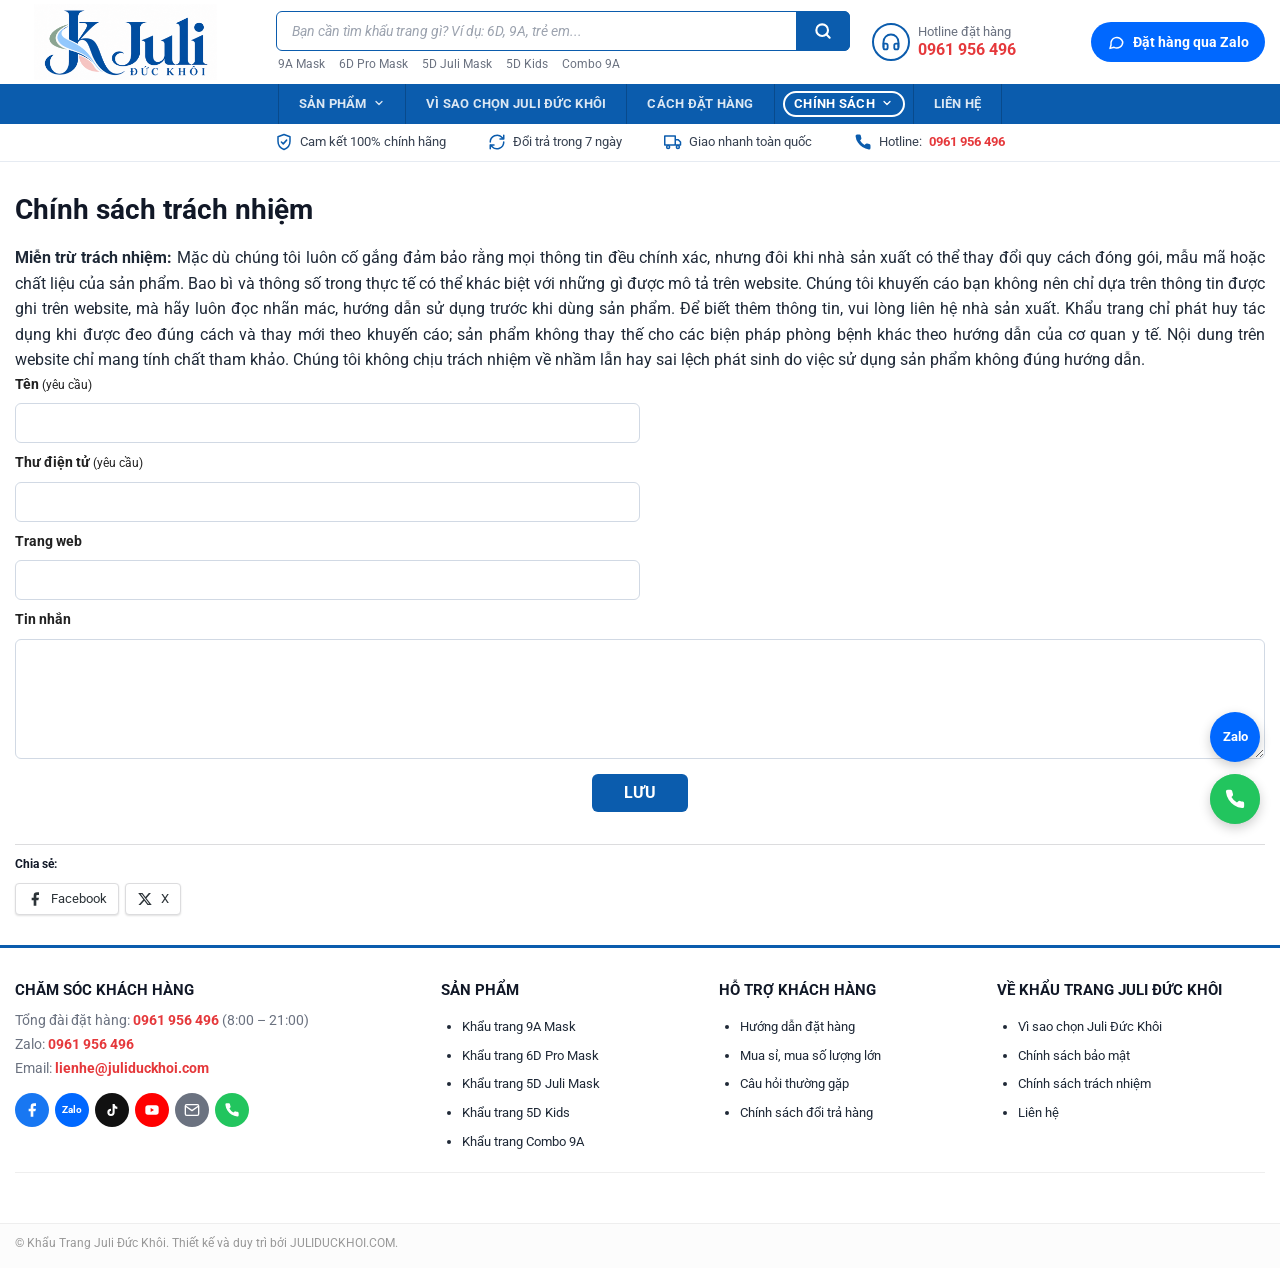
<file: chinh-sach-trach-nhiem.html>
<!DOCTYPE html>
<html lang="vi">
<head>
  <meta charset="UTF-8">
  <meta name="viewport" content="width=device-width, initial-scale=1">
  <title>Chính Sách Trách Nhiệm | Khẩu Trang Juli Đức Khôi</title>
  <meta name="description" content="Chính sách trách nhiệm và miễn trừ trách nhiệm của Khẩu Trang Juli Đức Khôi về thông tin sản phẩm, cách sử dụng khẩu trang và liên hệ hỗ trợ khách hàng.">
  <link rel="canonical" href="https://juliduckhoi.com/chinh-sach-trach-nhiem">
  <meta name="robots" content="index, follow, max-image-preview:large">
  <link rel="icon" href="images/icons/favicon-32.png?v=2" sizes="32x32" type="image/png">
  <link rel="icon" href="images/icons/favicon-48.png?v=2" sizes="48x48" type="image/png">
  <link rel="apple-touch-icon" href="images/icons/apple-touch-icon.png?v=2">
  <meta property="og:type" content="article">
  <meta property="og:site_name" content="Khẩu Trang Juli Đức Khôi">
  <meta property="og:locale" content="vi_VN">
  <meta property="og:url" content="https://juliduckhoi.com/chinh-sach-trach-nhiem">
  <meta property="og:title" content="Chính Sách Trách Nhiệm | Khẩu Trang Juli Đức Khôi">
  <meta property="og:description" content="Chính sách trách nhiệm và miễn trừ trách nhiệm của Khẩu Trang Juli Đức Khôi về thông tin sản phẩm, cách sử dụng khẩu trang và liên hệ hỗ trợ khách hàng.">
  <meta property="og:image" content="https://juliduckhoi.com/images/og/trang-chu.jpg">
  <meta property="og:image:width" content="1200">
  <meta property="og:image:height" content="630">
  <meta property="og:image:alt" content="Chính Sách Trách Nhiệm | Khẩu Trang Juli Đức Khôi">
  <meta name="twitter:card" content="summary_large_image">
  <meta name="theme-color" content="#0b5cad">
  <link rel="preconnect" href="https://fonts.googleapis.com">
  <link rel="preconnect" href="https://fonts.gstatic.com" crossorigin>
  <link href="https://fonts.googleapis.com/css2?family=Roboto:ital,wght@0,400;0,500;0,700;0,900;1,900&display=swap" rel="stylesheet">
  <link rel="stylesheet" href="css/style.css">
  <script type="application/ld+json">
{
  "@context": "https://schema.org",
  "@type": "BreadcrumbList",
  "itemListElement": [
    {
      "@type": "ListItem",
      "position": 1,
      "name": "Trang chủ",
      "item": "https://juliduckhoi.com/"
    },
    {
      "@type": "ListItem",
      "position": 2,
      "name": "Chính sách trách nhiệm",
      "item": "https://juliduckhoi.com/chinh-sach-trach-nhiem"
    }
  ]
}
  </script>
</head>
<body>

<!-- Bộ icon SVG dùng chung -->
<svg xmlns="http://www.w3.org/2000/svg" style="display:none">
  <symbol id="i-search" viewBox="0 0 24 24"><g fill="none" stroke="currentColor" stroke-width="2.5" stroke-linecap="round"><circle cx="11" cy="11" r="7"/><path d="M20 20l-4-4"/></g></symbol>
  <symbol id="i-menu" viewBox="0 0 24 24"><g fill="none" stroke="currentColor" stroke-width="2" stroke-linecap="round"><path d="M3 6h18M3 12h18M3 18h18"/></g></symbol>
  <symbol id="i-chevron-right" viewBox="0 0 24 24"><path d="M9 18l6-6-6-6" fill="none" stroke="currentColor" stroke-width="2.5" stroke-linecap="round" stroke-linejoin="round"/></symbol>
  <symbol id="i-chevron-left" viewBox="0 0 24 24"><path d="M15 18l-6-6 6-6" fill="none" stroke="currentColor" stroke-width="2.5" stroke-linecap="round" stroke-linejoin="round"/></symbol>
  <symbol id="i-image" viewBox="0 0 24 24"><g fill="none" stroke="currentColor" stroke-width="2" stroke-linejoin="round"><rect x="3" y="4" width="18" height="16" rx="2"/><circle cx="9" cy="10" r="2"/><path d="M21 16l-5-5-9 9"/></g></symbol>
  <symbol id="i-expand" viewBox="0 0 24 24"><path d="M4 9V4h5M20 9V4h-5M4 15v5h5M20 15v5h-5" fill="none" stroke="currentColor" stroke-width="2.2" stroke-linecap="round" stroke-linejoin="round"/></symbol>
  <symbol id="i-chevron-down" viewBox="0 0 24 24"><path d="M6 9l6 6 6-6" fill="none" stroke="currentColor" stroke-width="2.5" stroke-linecap="round" stroke-linejoin="round"/></symbol>
  <symbol id="i-chevron-up" viewBox="0 0 24 24"><path d="M18 15l-6-6-6 6" fill="none" stroke="currentColor" stroke-width="2.5" stroke-linecap="round" stroke-linejoin="round"/></symbol>
  <symbol id="i-check" viewBox="0 0 24 24"><path d="M5 12.5l4.5 4.5L19 7.5" fill="none" stroke="currentColor" stroke-width="2.8" stroke-linecap="round" stroke-linejoin="round"/></symbol>
  <symbol id="i-shield" viewBox="0 0 24 24"><g fill="none" stroke="currentColor" stroke-width="2" stroke-linecap="round" stroke-linejoin="round"><path d="M12 2l8 3v6c0 5-3.4 9.3-8 11-4.6-1.7-8-6-8-11V5z"/><path d="M8.5 12l2.5 2.5 4.5-5"/></g></symbol>
  <symbol id="i-layers" viewBox="0 0 24 24"><g fill="none" stroke="currentColor" stroke-width="2" stroke-linejoin="round"><path d="M12 2l10 5-10 5L2 7z"/><path d="M2 12l10 5 10-5M2 17l10 5 10-5"/></g></symbol>
  <symbol id="i-wind" viewBox="0 0 24 24"><path d="M3 8h11a3 3 0 1 0-3-3M3 12h16a3 3 0 1 1-3 3M3 16h7" fill="none" stroke="currentColor" stroke-width="2" stroke-linecap="round"/></symbol>
  <symbol id="i-badge" viewBox="0 0 24 24"><g fill="none" stroke="currentColor" stroke-width="2" stroke-linejoin="round"><circle cx="12" cy="9" r="6"/><path d="M8.5 14L7 22l5-3 5 3-1.5-8"/><path d="M9.5 9l1.8 1.8L14.8 7.5" stroke-linecap="round"/></g></symbol>
  <symbol id="i-refresh" viewBox="0 0 24 24"><g fill="none" stroke="currentColor" stroke-width="2" stroke-linecap="round" stroke-linejoin="round"><path d="M3 12a9 9 0 0 1 15.5-6.2L21 8M21 3v5h-5M21 12a9 9 0 0 1-15.5 6.2L3 16M3 21v-5h5"/></g></symbol>
  <symbol id="i-truck" viewBox="0 0 24 24"><g fill="none" stroke="currentColor" stroke-width="2" stroke-linejoin="round"><path d="M1 4h14v12H1zM15 9h4l3 3v4h-7"/><circle cx="5.5" cy="18.5" r="2"/><circle cx="18.5" cy="18.5" r="2"/></g></symbol>
  <symbol id="i-home" viewBox="0 0 24 24"><path d="M3 10.5L12 3l9 7.5V21h-6v-6H9v6H3z" fill="none" stroke="currentColor" stroke-width="2" stroke-linejoin="round"/></symbol>
  <symbol id="i-grid" viewBox="0 0 24 24"><g fill="none" stroke="currentColor" stroke-width="2"><rect x="3" y="3" width="7" height="7" rx="1.5"/><rect x="14" y="3" width="7" height="7" rx="1.5"/><rect x="3" y="14" width="7" height="7" rx="1.5"/><rect x="14" y="14" width="7" height="7" rx="1.5"/></g></symbol>
  <symbol id="i-chat" viewBox="0 0 24 24"><path d="M21 12a8 8 0 0 1-11.6 7.1L4 20.5l1.4-4.6A8 8 0 1 1 21 12z" fill="none" stroke="currentColor" stroke-width="2" stroke-linejoin="round"/></symbol>
  <symbol id="i-gift" viewBox="0 0 24 24"><g fill="none" stroke="currentColor" stroke-width="2" stroke-linejoin="round"><rect x="3" y="8" width="18" height="5" rx="1"/><path d="M5 13v8h14v-8M12 8v13M12 8S10.5 3 8 3.5 7 8 12 8zM12 8s1.5-5 4-4.5S17 8 12 8z"/></g></symbol>
  <symbol id="i-facebook" viewBox="0 0 24 24"><path d="M18 2h-3a5 5 0 0 0-5 5v3H7v4h3v8h4v-8h3l1-4h-4V7a1 1 0 0 1 1-1h3z" fill="currentColor"/></symbol>
  <symbol id="i-tiktok" viewBox="0 0 24 24"><path d="M16 3c.3 2.4 1.8 4 4 4.3v3.1c-1.5 0-2.9-.4-4-1.2v6.3A5.5 5.5 0 1 1 10.5 10v3.2a2.4 2.4 0 1 0 2.4 2.3V3H16z" fill="currentColor"/></symbol>
  <symbol id="i-mail" viewBox="0 0 24 24"><g fill="none" stroke="currentColor" stroke-width="2" stroke-linejoin="round"><rect x="2" y="4" width="20" height="16" rx="2"/><path d="M22 6l-10 7L2 6"/></g></symbol>
  <symbol id="i-phone" viewBox="0 0 24 24"><path d="M22 16.9v3a2 2 0 0 1-2.2 2 19.8 19.8 0 0 1-8.6-3.1 19.5 19.5 0 0 1-6-6A19.8 19.8 0 0 1 2.1 4.2 2 2 0 0 1 4.1 2h3a2 2 0 0 1 2 1.7c.1 1 .4 1.9.7 2.8a2 2 0 0 1-.5 2.1L8.1 9.9a16 16 0 0 0 6 6l1.3-1.3a2 2 0 0 1 2.1-.5c.9.3 1.8.6 2.8.7a2 2 0 0 1 1.7 2z" fill="currentColor"/></symbol>
  <symbol id="i-youtube" viewBox="0 0 24 24"><path fill-rule="evenodd" d="M2 9a4 4 0 0 1 4-4h12a4 4 0 0 1 4 4v6a4 4 0 0 1-4 4H6a4 4 0 0 1-4-4zM10 9v6l5-3z" fill="currentColor"/></symbol>
</svg>

<a class="skip-link" href="#main" style="position:absolute;left:-9999px">Bỏ qua nội dung</a>

<!-- ================= HEADER ================= -->
<header id="header" class="header">
  <div class="header-wrapper">

    <div id="masthead" class="header-main">
      <div class="header-inner container">

        <!-- Nút menu (mobile) -->
        <button class="icon-btn show-for-medium" data-open="main-menu" aria-label="Menu">
          <svg><use href="#i-menu"/></svg>
        </button>

        <div id="logo" class="logo">
          <a href="index.html" title="Khẩu Trang Juli Đức Khôi"><img src="images/logo.png" alt="Khẩu Trang Juli Đức Khôi" width="720" height="300"></a>
        </div>

        <div class="header-block hide-for-medium">
          <div class="col-search">
            <form class="search-form" role="search" action="index.html" data-search>
              <input id="search-1" type="search" name="q" placeholder="Bạn cần tìm khẩu trang gì? Ví dụ: 6D, 9A, trẻ em..." autocomplete="off" aria-label="Tìm kiếm sản phẩm">
              <button type="submit" aria-label="Tìm kiếm"><svg width="20" height="20"><use href="#i-search"/></svg></button>
            </form>
            <div class="search-keys">
              <a href="khau-trang-9a-mask.html">9A Mask</a>
              <a href="khau-trang-6d-pro-mask.html">6D Pro Mask</a>
              <a href="khau-trang-5d-juli-mask.html">5D Juli Mask</a>
              <a href="khau-trang-5d-kids.html">5D Kids</a>
              <a href="khau-trang-combo-9a-mask.html">Combo 9A</a>
            </div>
          </div>
          <div class="col-support">
            <a class="support-box" href="tel:0961956496">
              <svg class="icon" viewBox="0 0 42 40">
                <circle cx="21" cy="20" r="18" fill="none" stroke="#0b5cad" stroke-width="2"/>
                <g transform="translate(11 10) scale(.83)" fill="none" stroke="#0b5cad" stroke-width="2.2" stroke-linecap="round">
                  <path d="M3 18v-6a9 9 0 0 1 18 0v6"/>
                  <path d="M21 19a2 2 0 0 1-2 2h-1a2 2 0 0 1-2-2v-3a2 2 0 0 1 2-2h3zM3 19a2 2 0 0 0 2 2h1a2 2 0 0 0 2-2v-3a2 2 0 0 0-2-2H3z"/>
                </g>
              </svg>
              <p>Hotline đặt hàng<br><b>0961 956 496</b></p>
            </a>
          </div>
        </div>

        <div class="header-cta hide-for-medium">
          <a class="btn-zalo-head" href="https://zalo.me/0961956496" target="_blank" rel="noopener">
            <svg><use href="#i-chat"/></svg>Đặt hàng qua Zalo
          </a>
        </div>

        <!-- Gọi điện (mobile) -->
        <a class="icon-btn show-for-medium" href="tel:0961956496" aria-label="Gọi điện" style="color:#22c55e">
          <svg><use href="#i-phone"/></svg>
        </a>
      </div>
    </div>

    <div id="wide-nav" class="header-bottom">
      <div class="header-bottom-inner container">
        <ul class="nav-main hide-for-medium">
          <li class="has-dd" data-dd="sp">
            <a href="index.html#san-pham">Sản phẩm <svg><use href="#i-chevron-down"/></svg></a>
            <ul class="dd">
              <li><a href="khau-trang-9a-mask.html">Khẩu Trang 9A Mask Juli Đức Khôi Chống Nắng Toàn Diện</a></li>
              <li><a href="khau-trang-6d-pro-mask.html">Khẩu Trang 6D Pro Mask Juli Đức Khôi</a></li>
              <li><a href="khau-trang-5d-juli-mask.html">Khẩu Trang 5D Juli Mask Cao Cấp</a></li>
              <li><a href="khau-trang-5d-kids.html">Khẩu Trang 5D Kids Cho Bé</a></li>
              <li><a href="khau-trang-combo-9a-mask.html">Combo 100 Khẩu Trang 9A Mask Tặng 2 Túi 5D Kids</a></li>
            </ul>
          </li>
          <li><a href="index.html#vi-sao">Vì sao chọn Juli Đức Khôi</a></li>
          <li><a href="index.html#dat-hang">Cách đặt hàng</a></li>
          <li class="has-dd active" data-dd="cs">
            <a href="chinh-sach-doi-tra-hang.html">Chính sách <svg><use href="#i-chevron-down"/></svg></a>
            <ul class="dd">
              <li><a href="chinh-sach-doi-tra-hang.html">Chính sách đổi trả hàng</a></li>
              <li><a href="chinh-sach-bao-mat.html">Chính sách bảo mật</a></li>
              <li class="active"><a href="chinh-sach-trach-nhiem.html" aria-current="page">Chính sách trách nhiệm</a></li>
            </ul>
          </li>
          <li><a href="#footer">Liên hệ</a></li>
        </ul>

        <!-- Ô tìm kiếm (mobile) -->
        <form class="search-form show-for-medium" role="search" action="index.html" data-search>
          <input type="search" name="q" placeholder="Bạn cần tìm khẩu trang gì?" autocomplete="off" aria-label="Tìm kiếm sản phẩm">
          <button type="submit" aria-label="Tìm kiếm"><svg width="20" height="20"><use href="#i-search"/></svg></button>
        </form>
      </div>
    </div>

  </div>
</header>

<!-- Dải cam kết -->
<div class="trust-bar">
  <div class="container trust-inner">
    <span><svg><use href="#i-shield"/></svg>Cam kết 100% chính hãng</span>
    <span><svg><use href="#i-refresh"/></svg>Đổi trả trong 7 ngày</span>
    <span><svg><use href="#i-truck"/></svg>Giao nhanh toàn quốc</span>
    <span><svg><use href="#i-phone"/></svg>Hotline: <a href="tel:0961956496">0961 956 496</a></span>
  </div>
</div>

<!-- ================= MAIN ================= -->
<main id="main">
  <div class="page-wrapper">
    <div class="container">
      <div class="entry-content">
        <h1>Chính sách trách nhiệm</h1>
        <p class="disclaimer"><strong>Miễn trừ trách nhiệm:</strong> Mặc dù chúng tôi luôn cố gắng đảm bảo rằng mọi thông tin đều chính xác, nhưng đôi khi nhà sản xuất có thể thay đổi quy cách đóng gói, mẫu mã hoặc chất liệu của sản phẩm. Bao bì và thông số trong thực tế có thể khác biệt với những gì được mô tả trên website. Chúng tôi khuyến cáo bạn không nên chỉ dựa trên thông tin được ghi trên website, mà hãy luôn đọc nhãn mác, hướng dẫn sử dụng trước khi dùng sản phẩm. Để biết thêm thông tin, vui lòng liên hệ nhà sản xuất. Khẩu trang chỉ phát huy tác dụng khi được đeo đúng cách và thay mới theo khuyến cáo; sản phẩm không thay thế cho các biện pháp phòng bệnh khác theo hướng dẫn của cơ quan y tế. Nội dung trên website chỉ mang tính chất tham khảo. Chúng tôi không chịu trách nhiệm về nhầm lẫn hay sai lệch phát sinh do việc sử dụng sản phẩm không đúng hướng dẫn.</p>

        <form id="contact-form" class="contact-form" action="#">
          <div class="field">
            <label for="cf-name">Tên <span>(yêu cầu)</span></label>
            <input type="text" id="cf-name" name="name" autocomplete="name" required>
          </div>
          <div class="field">
            <label for="cf-email">Thư điện tử <span>(yêu cầu)</span></label>
            <input type="email" id="cf-email" name="email" autocomplete="email" required>
          </div>
          <div class="field">
            <label for="cf-website">Trang web</label>
            <input type="url" id="cf-website" name="website" autocomplete="url">
          </div>
          <div class="field field-full">
            <label for="cf-message">Tin nhắn</label>
            <textarea id="cf-message" name="message" rows="6"></textarea>
          </div>
          <p class="form-submit"><button type="submit">Lưu</button></p>
        </form>
        <div id="contact-success" class="contact-success" hidden>
          <h4>Tin nhắn của bạn đã được gửi</h4>
          <p><a href="#" id="contact-back">Quay lại</a></p>
        </div>
      </div>

        <div class="sharedaddy">
          <h3 class="sd-title">Chia sẻ:</h3>
          <ul class="share-buttons">
            <li><a class="share-facebook" href="https://www.facebook.com/sharer/sharer.php" data-share="facebook" target="_blank" rel="noopener"><svg><use href="#i-facebook"/></svg><span>Facebook</span></a></li>
            <li><a class="share-x" href="https://twitter.com/intent/tweet" data-share="x" target="_blank" rel="noopener"><svg viewBox="0 0 24 24"><path d="M17.8 3h3.1l-6.8 7.8 8 10.2h-6.3l-4.9-6.4L5.3 21H2.2l7.3-8.3L1.8 3h6.4l4.4 5.9L17.8 3zm-1.1 16.2h1.7L7.4 4.7H5.6l11.1 14.5z" fill="currentColor"/></svg><span>X</span></a></li>
          </ul>
        </div>
    </div>
  </div>
</main>

<!-- ================= FOOTER ================= -->
<footer id="footer" class="footer-wrapper">
  <section class="footer-section">
    <div class="container">
      <div class="row1">
        <div class="col-4">
          <div class="ft-title"><strong>CHĂM SÓC KHÁCH HÀNG</strong></div>
          <p class="ft-hotline">
            Tổng đài đặt hàng: <a href="tel:0961956496">0961 956 496</a> (8:00 – 21:00)<br>
            Zalo: <a href="https://zalo.me/0961956496" target="_blank" rel="noopener">0961 956 496</a><br>
            Email: <a href="mailto:lienhe@juliduckhoi.com">lienhe@juliduckhoi.com</a>
          </p>
          <div class="social-icons">
            <a class="facebook" href="#" aria-label="Facebook"><svg><use href="#i-facebook"/></svg></a>
            <a class="zalo" href="https://zalo.me/0961956496" target="_blank" rel="noopener" aria-label="Zalo">Zalo</a>
            <a class="tiktok" href="https://www.tiktok.com/@khautrangjulimask" target="_blank" rel="noopener" aria-label="TikTok"><svg><use href="#i-tiktok"/></svg></a>
            <a class="youtube" href="#" aria-label="YouTube"><svg><use href="#i-youtube"/></svg></a>
            <a class="email" href="mailto:lienhe@juliduckhoi.com" aria-label="E-mail"><svg><use href="#i-mail"/></svg></a>
            <a class="phone" href="tel:0961956496" aria-label="Điện thoại"><svg><use href="#i-phone"/></svg></a>
          </div>
        </div>

        <div class="col-8">
          <div class="sub-col">
            <h4>Sản phẩm</h4>
            <ul>
              <li><a href="khau-trang-9a-mask.html">Khẩu trang 9A Mask</a></li>
              <li><a href="khau-trang-6d-pro-mask.html">Khẩu trang 6D Pro Mask</a></li>
              <li><a href="khau-trang-5d-juli-mask.html">Khẩu trang 5D Juli Mask</a></li>
              <li><a href="khau-trang-5d-kids.html">Khẩu trang 5D Kids</a></li>
              <li><a href="khau-trang-combo-9a-mask.html">Khẩu trang Combo 9A</a></li>
            </ul>
          </div>
          <div class="sub-col">
            <h4>Hỗ trợ khách hàng</h4>
            <ul>
              <li><a href="index.html#dat-hang">Hướng dẫn đặt hàng</a></li>
              <li><a href="index.html#mua-si">Mua sỉ, mua số lượng lớn</a></li>
              <li><a href="index.html#hoi-dap">Câu hỏi thường gặp</a></li>
              <li><a href="chinh-sach-doi-tra-hang.html">Chính sách đổi trả hàng</a></li>
            </ul>
          </div>
          <div class="sub-col">
            <h4>Về Khẩu Trang Juli Đức Khôi</h4>
            <ul>
              <li><a href="index.html#vi-sao">Vì sao chọn Juli Đức Khôi</a></li>
              <li><a href="chinh-sach-bao-mat.html">Chính sách bảo mật</a></li>
              <li class="active"><a href="chinh-sach-trach-nhiem.html" aria-current="page">Chính sách trách nhiệm</a></li>
              <li><a href="#footer">Liên hệ</a></li>
            </ul>
          </div>
        </div>
      </div>
    </div>
  </section>

  <div class="absolute-footer">
    <div class="container">
      © Khẩu Trang Juli Đức Khôi. Thiết kế và duy trì bởi <a href="index.html">JULIDUCKHOI.COM</a>.
    </div>
  </div>
</footer>

<!-- Nút nổi: Zalo + Gọi điện (máy tính) -->
<div class="float-contact hide-for-medium">
  <a class="fc-zalo" href="https://zalo.me/0961956496" target="_blank" rel="noopener" aria-label="Chat Zalo">Zalo</a>
  <a class="fc-phone" href="tel:0961956496" aria-label="Gọi 0961 956 496"><svg><use href="#i-phone"/></svg></a>
</div>

<button id="top-link" class="back-to-top hide-for-medium" aria-label="Lên đầu trang">
  <svg><use href="#i-chevron-up"/></svg>
</button>

<!-- Thanh tab dưới cùng (điện thoại) -->
<nav class="tabbar show-for-medium" aria-label="Điều hướng nhanh">
  <a href="index.html" class="tb-home"><svg><use href="#i-home"/></svg><span>Trang chủ</span></a>
  <a href="index.html#san-pham"><svg><use href="#i-grid"/></svg><span>Sản phẩm</span></a>
  <a href="tel:0961956496" class="tb-call"><svg><use href="#i-phone"/></svg><span>Gọi ngay</span></a>
  <a href="https://zalo.me/0961956496" target="_blank" rel="noopener" class="tb-zalo"><b>Zalo</b><span>Chat Zalo</span></a>
</nav>

<!-- ================= MENU MOBILE ================= -->
<div id="main-menu" class="overlay">
  <button class="overlay-close" aria-label="Đóng">&times;</button>
  <div class="mobile-sidebar">
    <ul class="nav-sidebar">
      <li class="sidebar-search">
        <form class="search-form" role="search" action="index.html" data-search>
          <input type="search" name="q" placeholder="Tìm sản phẩm ..." aria-label="Tìm kiếm sản phẩm">
          <button type="submit" aria-label="Tìm kiếm"><svg width="20" height="20"><use href="#i-search"/></svg></button>
        </form>
      </li>
      <li><a href="index.html#san-pham">Sản phẩm</a>
        <ul class="sub-menu">
          <li><a href="khau-trang-9a-mask.html">9A Mask</a></li>
          <li><a href="khau-trang-6d-pro-mask.html">6D Pro Mask</a></li>
          <li><a href="khau-trang-5d-juli-mask.html">5D Juli Mask</a></li>
          <li><a href="khau-trang-5d-kids.html">5D Kids</a></li>
          <li><a href="khau-trang-combo-9a-mask.html">Combo 9A</a></li>
        </ul>
      </li>
      <li><a href="index.html#vi-sao">Vì sao chọn Juli Đức Khôi</a></li>
      <li><a href="index.html#dat-hang">Cách đặt hàng</a></li>
      <li><a href="chinh-sach-doi-tra-hang.html">Chính sách đổi trả hàng</a></li>
      <li><a href="chinh-sach-bao-mat.html">Chính sách bảo mật</a></li>
      <li class="active"><a href="chinh-sach-trach-nhiem.html" aria-current="page">Chính sách trách nhiệm</a></li>
      <li><a href="#footer">Liên hệ</a></li>
    </ul>
  </div>
</div>

<script src="js/main.js"></script>
</body>
</html>
</file>
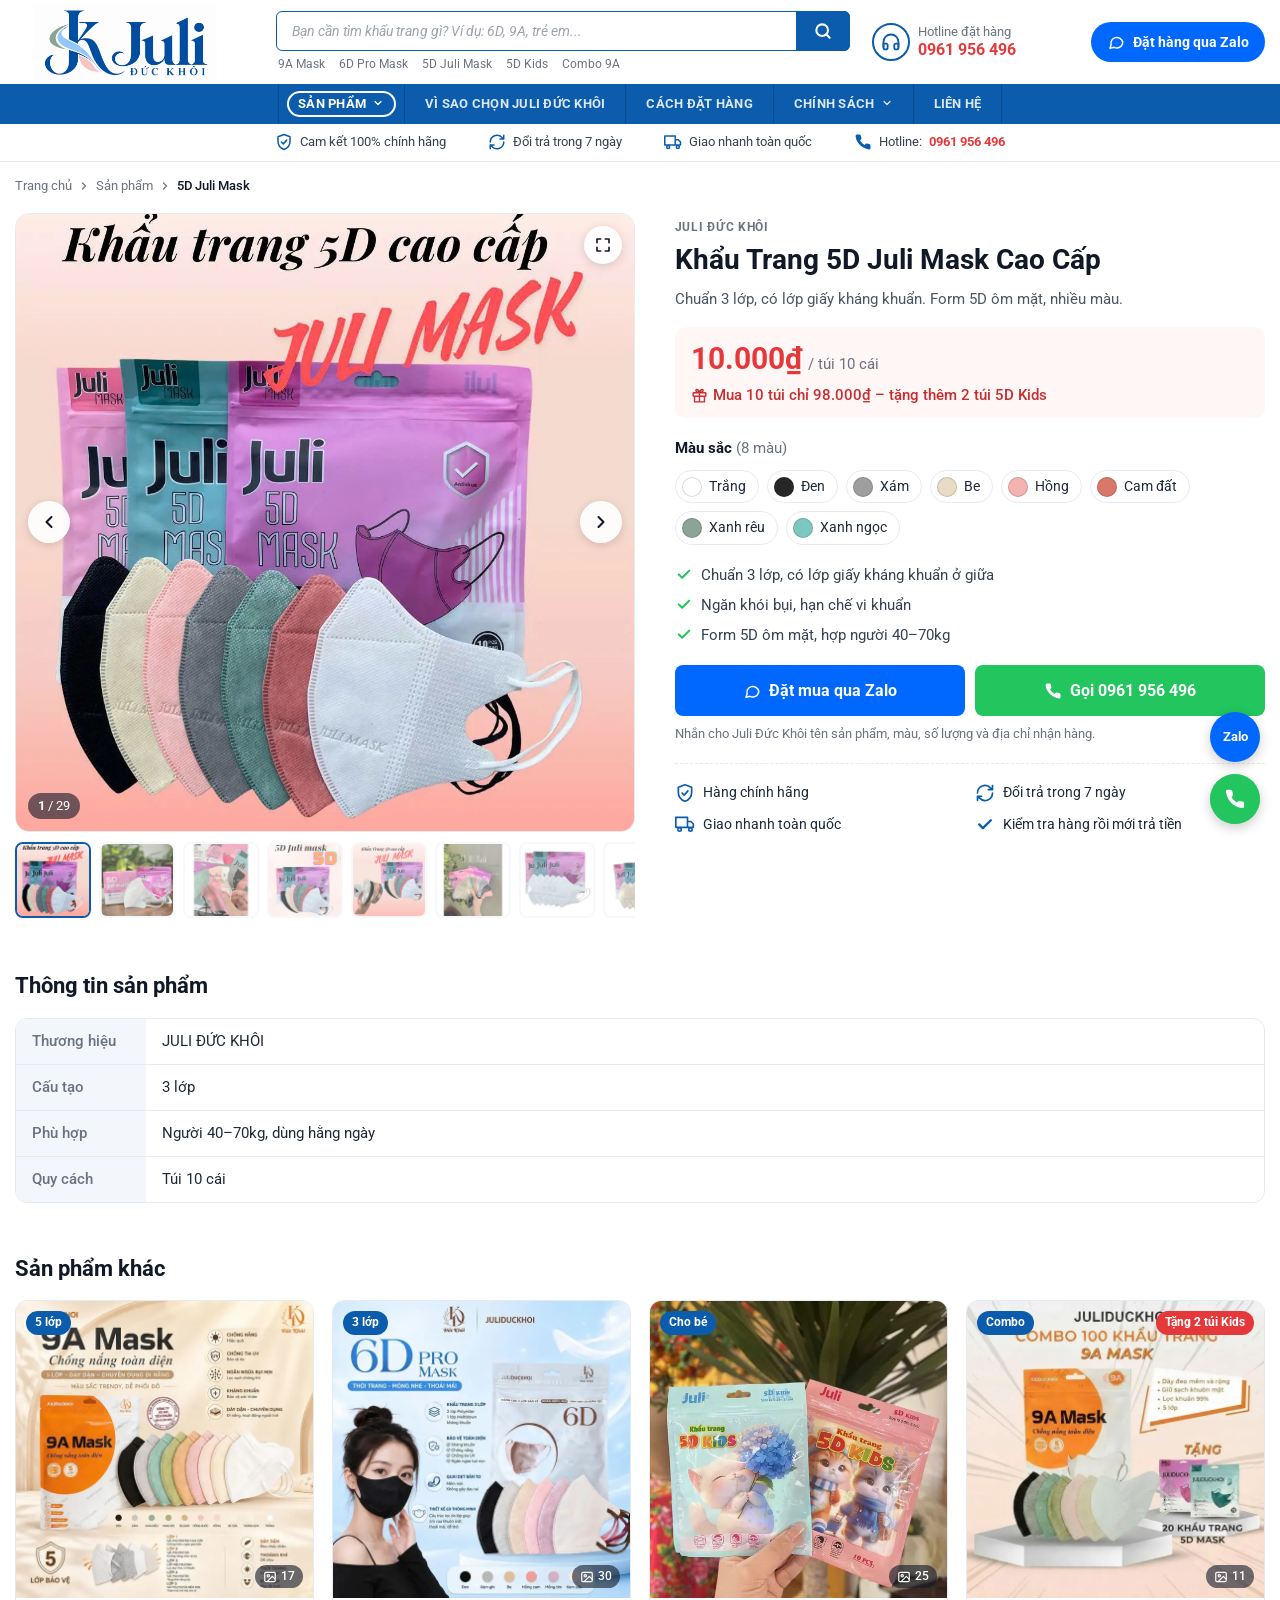
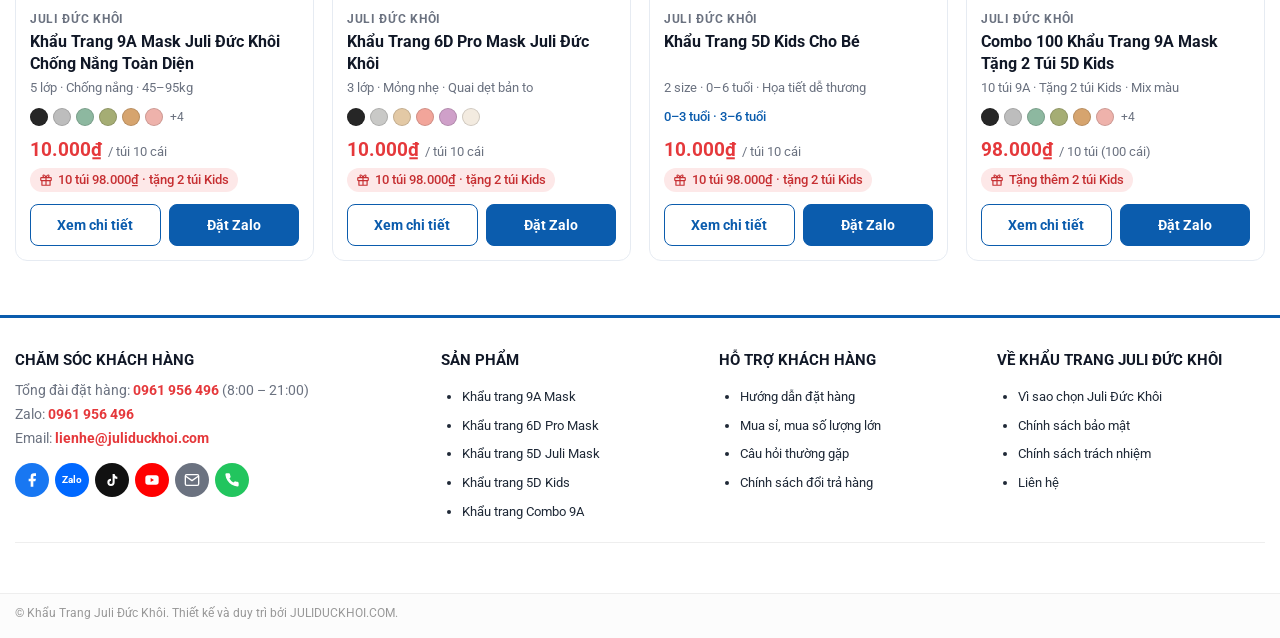
<file: khau-trang-5d-juli-mask.html>
<!DOCTYPE html>
<html lang="vi">
<head>
  <meta charset="UTF-8">
  <meta name="viewport" content="width=device-width, initial-scale=1">
  <title>Khẩu Trang 5D Juli Mask Cao Cấp 3 Lớp | Juli Đức Khôi</title>
  <meta name="description" content="Khẩu trang 5D Juli Mask cao cấp 3 lớp, giấy kháng khuẩn, 8 màu, hợp người 40–70kg, dùng hằng ngày. Chỉ 10.000₫/túi 10 cái, đặt qua Zalo, giao toàn quốc.">
  <link rel="canonical" href="https://juliduckhoi.com/khau-trang-5d-juli-mask">
  <meta name="robots" content="index, follow, max-image-preview:large">
  <link rel="icon" href="images/icons/favicon-32.png?v=2" sizes="32x32" type="image/png">
  <link rel="icon" href="images/icons/favicon-48.png?v=2" sizes="48x48" type="image/png">
  <link rel="apple-touch-icon" href="images/icons/apple-touch-icon.png?v=2">
  <meta property="og:type" content="product">
  <meta property="og:site_name" content="Khẩu Trang Juli Đức Khôi">
  <meta property="og:locale" content="vi_VN">
  <meta property="og:url" content="https://juliduckhoi.com/khau-trang-5d-juli-mask">
  <meta property="og:title" content="Khẩu Trang 5D Juli Mask Cao Cấp 3 Lớp | Juli Đức Khôi">
  <meta property="og:description" content="Khẩu trang 5D Juli Mask cao cấp 3 lớp, giấy kháng khuẩn, 8 màu, hợp người 40–70kg, dùng hằng ngày. Chỉ 10.000₫/túi 10 cái, đặt qua Zalo, giao toàn quốc.">
  <meta property="og:image" content="https://juliduckhoi.com/images/og/khau-trang-5d-juli-mask.jpg">
  <meta property="og:image:width" content="1200">
  <meta property="og:image:height" content="630">
  <meta property="og:image:alt" content="Khẩu Trang 5D Juli Mask Cao Cấp 3 Lớp | Juli Đức Khôi">
  <meta property="product:price:amount" content="10000">
  <meta property="product:price:currency" content="VND">
  <meta name="twitter:card" content="summary_large_image">
  <meta name="theme-color" content="#0b5cad">
  <link rel="preconnect" href="https://fonts.googleapis.com">
  <link rel="preconnect" href="https://fonts.gstatic.com" crossorigin>
  <link href="https://fonts.googleapis.com/css2?family=Roboto:ital,wght@0,400;0,500;0,700;0,900;1,900&display=swap" rel="stylesheet">
  <link rel="stylesheet" href="css/style.css">
  <script type="application/ld+json">
{
  "@context": "https://schema.org",
  "@graph": [
    {
      "@type": "Product",
      "@id": "https://juliduckhoi.com/khau-trang-5d-juli-mask#product",
      "name": "Khẩu Trang 5D Juli Mask Cao Cấp",
      "description": "Khẩu trang 5D Juli Mask cao cấp 3 lớp, giấy kháng khuẩn, 8 màu, hợp người 40–70kg, dùng hằng ngày. Chỉ 10.000₫/túi 10 cái, đặt qua Zalo, giao toàn quốc.",
      "sku": "khau-trang-5d-juli-mask",
      "category": "Khẩu trang",
      "image": [
        "https://juliduckhoi.com/assets/products/5d-juli-mask/01.webp",
        "https://juliduckhoi.com/assets/products/5d-juli-mask/02.webp",
        "https://juliduckhoi.com/assets/products/5d-juli-mask/03.webp",
        "https://juliduckhoi.com/assets/products/5d-juli-mask/04.webp"
      ],
      "brand": {
        "@type": "Brand",
        "name": "Juli Đức Khôi"
      },
      "offers": {
        "@type": "Offer",
        "url": "https://juliduckhoi.com/khau-trang-5d-juli-mask",
        "price": "10000",
        "priceCurrency": "VND",
        "availability": "https://schema.org/InStock",
        "itemCondition": "https://schema.org/NewCondition",
        "seller": {
          "@type": "Organization",
          "name": "Khẩu Trang Juli Đức Khôi",
          "url": "https://juliduckhoi.com/"
        }
      }
    },
    {
      "@type": "BreadcrumbList",
      "itemListElement": [
        {
          "@type": "ListItem",
          "position": 1,
          "name": "Trang chủ",
          "item": "https://juliduckhoi.com/"
        },
        {
          "@type": "ListItem",
          "position": 2,
          "name": "5D Juli Mask",
          "item": "https://juliduckhoi.com/khau-trang-5d-juli-mask"
        }
      ]
    }
  ]
}
  </script>
</head>
<body>

<!-- Bộ icon SVG dùng chung -->
<svg xmlns="http://www.w3.org/2000/svg" style="display:none">
  <symbol id="i-search" viewBox="0 0 24 24"><g fill="none" stroke="currentColor" stroke-width="2.5" stroke-linecap="round"><circle cx="11" cy="11" r="7"/><path d="M20 20l-4-4"/></g></symbol>
  <symbol id="i-menu" viewBox="0 0 24 24"><g fill="none" stroke="currentColor" stroke-width="2" stroke-linecap="round"><path d="M3 6h18M3 12h18M3 18h18"/></g></symbol>
  <symbol id="i-chevron-right" viewBox="0 0 24 24"><path d="M9 18l6-6-6-6" fill="none" stroke="currentColor" stroke-width="2.5" stroke-linecap="round" stroke-linejoin="round"/></symbol>
  <symbol id="i-chevron-left" viewBox="0 0 24 24"><path d="M15 18l-6-6 6-6" fill="none" stroke="currentColor" stroke-width="2.5" stroke-linecap="round" stroke-linejoin="round"/></symbol>
  <symbol id="i-image" viewBox="0 0 24 24"><g fill="none" stroke="currentColor" stroke-width="2" stroke-linejoin="round"><rect x="3" y="4" width="18" height="16" rx="2"/><circle cx="9" cy="10" r="2"/><path d="M21 16l-5-5-9 9"/></g></symbol>
  <symbol id="i-expand" viewBox="0 0 24 24"><path d="M4 9V4h5M20 9V4h-5M4 15v5h5M20 15v5h-5" fill="none" stroke="currentColor" stroke-width="2.2" stroke-linecap="round" stroke-linejoin="round"/></symbol>
  <symbol id="i-chevron-down" viewBox="0 0 24 24"><path d="M6 9l6 6 6-6" fill="none" stroke="currentColor" stroke-width="2.5" stroke-linecap="round" stroke-linejoin="round"/></symbol>
  <symbol id="i-chevron-up" viewBox="0 0 24 24"><path d="M18 15l-6-6-6 6" fill="none" stroke="currentColor" stroke-width="2.5" stroke-linecap="round" stroke-linejoin="round"/></symbol>
  <symbol id="i-check" viewBox="0 0 24 24"><path d="M5 12.5l4.5 4.5L19 7.5" fill="none" stroke="currentColor" stroke-width="2.8" stroke-linecap="round" stroke-linejoin="round"/></symbol>
  <symbol id="i-shield" viewBox="0 0 24 24"><g fill="none" stroke="currentColor" stroke-width="2" stroke-linecap="round" stroke-linejoin="round"><path d="M12 2l8 3v6c0 5-3.4 9.3-8 11-4.6-1.7-8-6-8-11V5z"/><path d="M8.5 12l2.5 2.5 4.5-5"/></g></symbol>
  <symbol id="i-layers" viewBox="0 0 24 24"><g fill="none" stroke="currentColor" stroke-width="2" stroke-linejoin="round"><path d="M12 2l10 5-10 5L2 7z"/><path d="M2 12l10 5 10-5M2 17l10 5 10-5"/></g></symbol>
  <symbol id="i-wind" viewBox="0 0 24 24"><path d="M3 8h11a3 3 0 1 0-3-3M3 12h16a3 3 0 1 1-3 3M3 16h7" fill="none" stroke="currentColor" stroke-width="2" stroke-linecap="round"/></symbol>
  <symbol id="i-badge" viewBox="0 0 24 24"><g fill="none" stroke="currentColor" stroke-width="2" stroke-linejoin="round"><circle cx="12" cy="9" r="6"/><path d="M8.5 14L7 22l5-3 5 3-1.5-8"/><path d="M9.5 9l1.8 1.8L14.8 7.5" stroke-linecap="round"/></g></symbol>
  <symbol id="i-refresh" viewBox="0 0 24 24"><g fill="none" stroke="currentColor" stroke-width="2" stroke-linecap="round" stroke-linejoin="round"><path d="M3 12a9 9 0 0 1 15.5-6.2L21 8M21 3v5h-5M21 12a9 9 0 0 1-15.5 6.2L3 16M3 21v-5h5"/></g></symbol>
  <symbol id="i-truck" viewBox="0 0 24 24"><g fill="none" stroke="currentColor" stroke-width="2" stroke-linejoin="round"><path d="M1 4h14v12H1zM15 9h4l3 3v4h-7"/><circle cx="5.5" cy="18.5" r="2"/><circle cx="18.5" cy="18.5" r="2"/></g></symbol>
  <symbol id="i-home" viewBox="0 0 24 24"><path d="M3 10.5L12 3l9 7.5V21h-6v-6H9v6H3z" fill="none" stroke="currentColor" stroke-width="2" stroke-linejoin="round"/></symbol>
  <symbol id="i-grid" viewBox="0 0 24 24"><g fill="none" stroke="currentColor" stroke-width="2"><rect x="3" y="3" width="7" height="7" rx="1.5"/><rect x="14" y="3" width="7" height="7" rx="1.5"/><rect x="3" y="14" width="7" height="7" rx="1.5"/><rect x="14" y="14" width="7" height="7" rx="1.5"/></g></symbol>
  <symbol id="i-chat" viewBox="0 0 24 24"><path d="M21 12a8 8 0 0 1-11.6 7.1L4 20.5l1.4-4.6A8 8 0 1 1 21 12z" fill="none" stroke="currentColor" stroke-width="2" stroke-linejoin="round"/></symbol>
  <symbol id="i-gift" viewBox="0 0 24 24"><g fill="none" stroke="currentColor" stroke-width="2" stroke-linejoin="round"><rect x="3" y="8" width="18" height="5" rx="1"/><path d="M5 13v8h14v-8M12 8v13M12 8S10.5 3 8 3.5 7 8 12 8zM12 8s1.5-5 4-4.5S17 8 12 8z"/></g></symbol>
  <symbol id="i-facebook" viewBox="0 0 24 24"><path d="M18 2h-3a5 5 0 0 0-5 5v3H7v4h3v8h4v-8h3l1-4h-4V7a1 1 0 0 1 1-1h3z" fill="currentColor"/></symbol>
  <symbol id="i-tiktok" viewBox="0 0 24 24"><path d="M16 3c.3 2.4 1.8 4 4 4.3v3.1c-1.5 0-2.9-.4-4-1.2v6.3A5.5 5.5 0 1 1 10.5 10v3.2a2.4 2.4 0 1 0 2.4 2.3V3H16z" fill="currentColor"/></symbol>
  <symbol id="i-mail" viewBox="0 0 24 24"><g fill="none" stroke="currentColor" stroke-width="2" stroke-linejoin="round"><rect x="2" y="4" width="20" height="16" rx="2"/><path d="M22 6l-10 7L2 6"/></g></symbol>
  <symbol id="i-phone" viewBox="0 0 24 24"><path d="M22 16.9v3a2 2 0 0 1-2.2 2 19.8 19.8 0 0 1-8.6-3.1 19.5 19.5 0 0 1-6-6A19.8 19.8 0 0 1 2.1 4.2 2 2 0 0 1 4.1 2h3a2 2 0 0 1 2 1.7c.1 1 .4 1.9.7 2.8a2 2 0 0 1-.5 2.1L8.1 9.9a16 16 0 0 0 6 6l1.3-1.3a2 2 0 0 1 2.1-.5c.9.3 1.8.6 2.8.7a2 2 0 0 1 1.7 2z" fill="currentColor"/></symbol>
  <symbol id="i-youtube" viewBox="0 0 24 24"><path fill-rule="evenodd" d="M2 9a4 4 0 0 1 4-4h12a4 4 0 0 1 4 4v6a4 4 0 0 1-4 4H6a4 4 0 0 1-4-4zM10 9v6l5-3z" fill="currentColor"/></symbol>
</svg>

<a class="skip-link" href="#main" style="position:absolute;left:-9999px">Bỏ qua nội dung</a>

<!-- ================= HEADER ================= -->
<header id="header" class="header">
  <div class="header-wrapper">

    <div id="masthead" class="header-main">
      <div class="header-inner container">

        <!-- Nút menu (mobile) -->
        <button class="icon-btn show-for-medium" data-open="main-menu" aria-label="Menu">
          <svg><use href="#i-menu"/></svg>
        </button>

        <div id="logo" class="logo">
          <a href="index.html" title="Khẩu Trang Juli Đức Khôi"><img src="images/logo.png" alt="Khẩu Trang Juli Đức Khôi" width="720" height="300"></a>
        </div>

        <div class="header-block hide-for-medium">
          <div class="col-search">
            <form class="search-form" role="search" action="index.html" data-search>
              <input id="search-1" type="search" name="q" placeholder="Bạn cần tìm khẩu trang gì? Ví dụ: 6D, 9A, trẻ em..." autocomplete="off" aria-label="Tìm kiếm sản phẩm">
              <button type="submit" aria-label="Tìm kiếm"><svg width="20" height="20"><use href="#i-search"/></svg></button>
            </form>
            <div class="search-keys">
              <a href="khau-trang-9a-mask.html">9A Mask</a>
              <a href="khau-trang-6d-pro-mask.html">6D Pro Mask</a>
              <a href="khau-trang-5d-juli-mask.html">5D Juli Mask</a>
              <a href="khau-trang-5d-kids.html">5D Kids</a>
              <a href="khau-trang-combo-9a-mask.html">Combo 9A</a>
            </div>
          </div>
          <div class="col-support">
            <a class="support-box" href="tel:0961956496">
              <svg class="icon" viewBox="0 0 42 40">
                <circle cx="21" cy="20" r="18" fill="none" stroke="#0b5cad" stroke-width="2"/>
                <g transform="translate(11 10) scale(.83)" fill="none" stroke="#0b5cad" stroke-width="2.2" stroke-linecap="round">
                  <path d="M3 18v-6a9 9 0 0 1 18 0v6"/>
                  <path d="M21 19a2 2 0 0 1-2 2h-1a2 2 0 0 1-2-2v-3a2 2 0 0 1 2-2h3zM3 19a2 2 0 0 0 2 2h1a2 2 0 0 0 2-2v-3a2 2 0 0 0-2-2H3z"/>
                </g>
              </svg>
              <p>Hotline đặt hàng<br><b>0961 956 496</b></p>
            </a>
          </div>
        </div>

        <div class="header-cta hide-for-medium">
          <a class="btn-zalo-head" href="https://zalo.me/0961956496" target="_blank" rel="noopener">
            <svg><use href="#i-chat"/></svg>Đặt hàng qua Zalo
          </a>
        </div>

        <!-- Gọi điện (mobile) -->
        <a class="icon-btn show-for-medium" href="tel:0961956496" aria-label="Gọi điện" style="color:#22c55e">
          <svg><use href="#i-phone"/></svg>
        </a>
      </div>
    </div>

    <div id="wide-nav" class="header-bottom">
      <div class="header-bottom-inner container">
        <ul class="nav-main hide-for-medium">
          <li class="has-dd active" data-dd="sp">
            <a href="index.html#san-pham">Sản phẩm <svg><use href="#i-chevron-down"/></svg></a>
            <ul class="dd">
              <li><a href="khau-trang-9a-mask.html">Khẩu Trang 9A Mask Juli Đức Khôi Chống Nắng Toàn Diện</a></li>
              <li><a href="khau-trang-6d-pro-mask.html">Khẩu Trang 6D Pro Mask Juli Đức Khôi</a></li>
              <li class="active"><a href="khau-trang-5d-juli-mask.html" aria-current="page">Khẩu Trang 5D Juli Mask Cao Cấp</a></li>
              <li><a href="khau-trang-5d-kids.html">Khẩu Trang 5D Kids Cho Bé</a></li>
              <li><a href="khau-trang-combo-9a-mask.html">Combo 100 Khẩu Trang 9A Mask Tặng 2 Túi 5D Kids</a></li>
            </ul>
          </li>
          <li><a href="index.html#vi-sao">Vì sao chọn Juli Đức Khôi</a></li>
          <li><a href="index.html#dat-hang">Cách đặt hàng</a></li>
          <li class="has-dd" data-dd="cs">
            <a href="chinh-sach-doi-tra-hang.html">Chính sách <svg><use href="#i-chevron-down"/></svg></a>
            <ul class="dd">
              <li><a href="chinh-sach-doi-tra-hang.html">Chính sách đổi trả hàng</a></li>
              <li><a href="chinh-sach-bao-mat.html">Chính sách bảo mật</a></li>
              <li><a href="chinh-sach-trach-nhiem.html">Chính sách trách nhiệm</a></li>
            </ul>
          </li>
          <li><a href="#footer">Liên hệ</a></li>
        </ul>

        <!-- Ô tìm kiếm (mobile) -->
        <form class="search-form show-for-medium" role="search" action="index.html" data-search>
          <input type="search" name="q" placeholder="Bạn cần tìm khẩu trang gì?" autocomplete="off" aria-label="Tìm kiếm sản phẩm">
          <button type="submit" aria-label="Tìm kiếm"><svg width="20" height="20"><use href="#i-search"/></svg></button>
        </form>
      </div>
    </div>

  </div>
</header>

<!-- Dải cam kết -->
<div class="trust-bar">
  <div class="container trust-inner">
    <span><svg><use href="#i-shield"/></svg>Cam kết 100% chính hãng</span>
    <span><svg><use href="#i-refresh"/></svg>Đổi trả trong 7 ngày</span>
    <span><svg><use href="#i-truck"/></svg>Giao nhanh toàn quốc</span>
    <span><svg><use href="#i-phone"/></svg>Hotline: <a href="tel:0961956496">0961 956 496</a></span>
  </div>
</div>

<!-- ================= MAIN ================= -->
<main id="main">
  <div class="container pd-page">
    <nav class="breadcrumb" aria-label="Đường dẫn">
      <a href="index.html">Trang chủ</a><svg><use href="#i-chevron-right"/></svg><a href="index.html#san-pham">Sản phẩm</a><svg><use href="#i-chevron-right"/></svg><span>5D Juli Mask</span>
    </nav>

    <div class="pd">
      <div class="pd-gallery" data-gallery>
        <div class="pd-main">
          <img id="pd-main-img" fetchpriority="high" src="assets/products/5d-juli-mask/01.webp" alt="Khẩu Trang 5D Juli Mask Cao Cấp" width="1080" height="1080">
          <button type="button" class="pd-nav pd-prev" aria-label="Ảnh trước"><svg><use href="#i-chevron-left"/></svg></button>
          <button type="button" class="pd-nav pd-next" aria-label="Ảnh sau"><svg><use href="#i-chevron-right"/></svg></button>
          <button type="button" class="pd-zoom" aria-label="Phóng to ảnh"><svg><use href="#i-expand"/></svg></button>
          <span class="pd-counter"><b data-cur>1</b> / 29</span>
        </div>
        <div class="pd-thumbs">
            <button type="button" class="pd-thumb active" data-i="0" data-src="assets/products/5d-juli-mask/01.webp" data-w="1080" data-h="1080" aria-label="Ảnh 1"><img src="assets/products/5d-juli-mask/thumbs/01.webp" alt="" width="600" height="600" loading="lazy"></button>
            <button type="button" class="pd-thumb" data-i="1" data-src="assets/products/5d-juli-mask/02.webp" data-w="1200" data-h="1200" aria-label="Ảnh 2"><img src="assets/products/5d-juli-mask/thumbs/02.webp" alt="" width="600" height="600" loading="lazy"></button>
            <button type="button" class="pd-thumb" data-i="2" data-src="assets/products/5d-juli-mask/03.webp" data-w="800" data-h="800" aria-label="Ảnh 3"><img src="assets/products/5d-juli-mask/thumbs/03.webp" alt="" width="600" height="600" loading="lazy"></button>
            <button type="button" class="pd-thumb" data-i="3" data-src="assets/products/5d-juli-mask/04.webp" data-w="1080" data-h="1080" aria-label="Ảnh 4"><img src="assets/products/5d-juli-mask/thumbs/04.webp" alt="" width="600" height="600" loading="lazy"></button>
            <button type="button" class="pd-thumb" data-i="4" data-src="assets/products/5d-juli-mask/05.webp" data-w="1080" data-h="1080" aria-label="Ảnh 5"><img src="assets/products/5d-juli-mask/thumbs/05.webp" alt="" width="600" height="600" loading="lazy"></button>
            <button type="button" class="pd-thumb" data-i="5" data-src="assets/products/5d-juli-mask/06.webp" data-w="799" data-h="799" aria-label="Ảnh 6"><img src="assets/products/5d-juli-mask/thumbs/06.webp" alt="" width="600" height="600" loading="lazy"></button>
            <button type="button" class="pd-thumb" data-i="6" data-src="assets/products/5d-juli-mask/07.webp" data-w="1080" data-h="1080" aria-label="Ảnh 7"><img src="assets/products/5d-juli-mask/thumbs/07.webp" alt="" width="600" height="600" loading="lazy"></button>
            <button type="button" class="pd-thumb" data-i="7" data-src="assets/products/5d-juli-mask/08.webp" data-w="1080" data-h="1080" aria-label="Ảnh 8"><img src="assets/products/5d-juli-mask/thumbs/08.webp" alt="" width="600" height="600" loading="lazy"></button>
            <button type="button" class="pd-thumb" data-i="8" data-src="assets/products/5d-juli-mask/09.webp" data-w="1080" data-h="1080" aria-label="Ảnh 9"><img src="assets/products/5d-juli-mask/thumbs/09.webp" alt="" width="600" height="600" loading="lazy"></button>
            <button type="button" class="pd-thumb" data-i="9" data-src="assets/products/5d-juli-mask/10.webp" data-w="800" data-h="800" aria-label="Ảnh 10"><img src="assets/products/5d-juli-mask/thumbs/10.webp" alt="" width="600" height="600" loading="lazy"></button>
            <button type="button" class="pd-thumb" data-i="10" data-src="assets/products/5d-juli-mask/11.webp" data-w="881" data-h="1200" aria-label="Ảnh 11"><img src="assets/products/5d-juli-mask/thumbs/11.webp" alt="" width="441" height="600" loading="lazy"></button>
            <button type="button" class="pd-thumb" data-i="11" data-src="assets/products/5d-juli-mask/12.webp" data-w="800" data-h="800" aria-label="Ảnh 12"><img src="assets/products/5d-juli-mask/thumbs/12.webp" alt="" width="600" height="600" loading="lazy"></button>
            <button type="button" class="pd-thumb" data-i="12" data-src="assets/products/5d-juli-mask/13.webp" data-w="926" data-h="1200" aria-label="Ảnh 13"><img src="assets/products/5d-juli-mask/thumbs/13.webp" alt="" width="463" height="600" loading="lazy"></button>
            <button type="button" class="pd-thumb" data-i="13" data-src="assets/products/5d-juli-mask/14.webp" data-w="840" data-h="1200" aria-label="Ảnh 14"><img src="assets/products/5d-juli-mask/thumbs/14.webp" alt="" width="420" height="600" loading="lazy"></button>
            <button type="button" class="pd-thumb" data-i="14" data-src="assets/products/5d-juli-mask/15.webp" data-w="819" data-h="1200" aria-label="Ảnh 15"><img src="assets/products/5d-juli-mask/thumbs/15.webp" alt="" width="410" height="600" loading="lazy"></button>
            <button type="button" class="pd-thumb" data-i="15" data-src="assets/products/5d-juli-mask/16.webp" data-w="900" data-h="1200" aria-label="Ảnh 16"><img src="assets/products/5d-juli-mask/thumbs/16.webp" alt="" width="450" height="600" loading="lazy"></button>
            <button type="button" class="pd-thumb" data-i="16" data-src="assets/products/5d-juli-mask/17.webp" data-w="800" data-h="800" aria-label="Ảnh 17"><img src="assets/products/5d-juli-mask/thumbs/17.webp" alt="" width="600" height="600" loading="lazy"></button>
            <button type="button" class="pd-thumb" data-i="17" data-src="assets/products/5d-juli-mask/18.webp" data-w="800" data-h="800" aria-label="Ảnh 18"><img src="assets/products/5d-juli-mask/thumbs/18.webp" alt="" width="600" height="600" loading="lazy"></button>
            <button type="button" class="pd-thumb" data-i="18" data-src="assets/products/5d-juli-mask/19.webp" data-w="800" data-h="800" aria-label="Ảnh 19"><img src="assets/products/5d-juli-mask/thumbs/19.webp" alt="" width="600" height="600" loading="lazy"></button>
            <button type="button" class="pd-thumb" data-i="19" data-src="assets/products/5d-juli-mask/20.webp" data-w="800" data-h="800" aria-label="Ảnh 20"><img src="assets/products/5d-juli-mask/thumbs/20.webp" alt="" width="600" height="600" loading="lazy"></button>
            <button type="button" class="pd-thumb" data-i="20" data-src="assets/products/5d-juli-mask/21.webp" data-w="800" data-h="800" aria-label="Ảnh 21"><img src="assets/products/5d-juli-mask/thumbs/21.webp" alt="" width="600" height="600" loading="lazy"></button>
            <button type="button" class="pd-thumb" data-i="21" data-src="assets/products/5d-juli-mask/22.webp" data-w="800" data-h="800" aria-label="Ảnh 22"><img src="assets/products/5d-juli-mask/thumbs/22.webp" alt="" width="600" height="600" loading="lazy"></button>
            <button type="button" class="pd-thumb" data-i="22" data-src="assets/products/5d-juli-mask/23.webp" data-w="900" data-h="1200" aria-label="Ảnh 23"><img src="assets/products/5d-juli-mask/thumbs/23.webp" alt="" width="450" height="600" loading="lazy"></button>
            <button type="button" class="pd-thumb" data-i="23" data-src="assets/products/5d-juli-mask/24.webp" data-w="800" data-h="800" aria-label="Ảnh 24"><img src="assets/products/5d-juli-mask/thumbs/24.webp" alt="" width="600" height="600" loading="lazy"></button>
            <button type="button" class="pd-thumb" data-i="24" data-src="assets/products/5d-juli-mask/25.webp" data-w="675" data-h="1200" aria-label="Ảnh 25"><img src="assets/products/5d-juli-mask/thumbs/25.webp" alt="" width="337" height="600" loading="lazy"></button>
            <button type="button" class="pd-thumb" data-i="25" data-src="assets/products/5d-juli-mask/26.webp" data-w="800" data-h="800" aria-label="Ảnh 26"><img src="assets/products/5d-juli-mask/thumbs/26.webp" alt="" width="600" height="600" loading="lazy"></button>
            <button type="button" class="pd-thumb" data-i="26" data-src="assets/products/5d-juli-mask/27.webp" data-w="800" data-h="800" aria-label="Ảnh 27"><img src="assets/products/5d-juli-mask/thumbs/27.webp" alt="" width="600" height="600" loading="lazy"></button>
            <button type="button" class="pd-thumb" data-i="27" data-src="assets/products/5d-juli-mask/28.webp" data-w="800" data-h="800" aria-label="Ảnh 28"><img src="assets/products/5d-juli-mask/thumbs/28.webp" alt="" width="600" height="600" loading="lazy"></button>
            <button type="button" class="pd-thumb" data-i="28" data-src="assets/products/5d-juli-mask/29.webp" data-w="800" data-h="800" aria-label="Ảnh 29"><img src="assets/products/5d-juli-mask/thumbs/29.webp" alt="" width="600" height="600" loading="lazy"></button>
        </div>
      </div>

      <div class="pd-info">
        <span class="p-brand">Juli Đức Khôi</span>
        <h1>Khẩu Trang 5D Juli Mask Cao Cấp</h1>
        <p class="pd-tagline">Chuẩn 3 lớp, có lớp giấy kháng khuẩn. Form 5D ôm mặt, nhiều màu.</p>
        <div class="pd-price price"><span class="amount">10.000₫</span><span class="unit">/ túi 10 cái</span><span class="deal"><svg><use href="#i-gift"/></svg>Mua 10 túi chỉ 98.000₫ – tặng thêm 2 túi 5D Kids</span></div>
        <div class="pd-opt">
          <h3>Màu sắc <span>(8 màu)</span></h3>
          <ul class="pd-colors"><li><i style="--c:#ffffff"></i>Trắng</li><li><i style="--c:#262626"></i>Đen</li><li><i style="--c:#9e9e9e"></i>Xám</li><li><i style="--c:#e8dcc6"></i>Be</li><li><i style="--c:#f3b3b0"></i>Hồng</li><li><i style="--c:#d9776a"></i>Cam đất</li><li><i style="--c:#8aa597"></i>Xanh rêu</li><li><i style="--c:#7cc7c0"></i>Xanh ngọc</li></ul>
        </div>
        <ul class="p-bullets">
            <li><svg><use href="#i-check"/></svg>Chuẩn 3 lớp, có lớp giấy kháng khuẩn ở giữa</li>
            <li><svg><use href="#i-check"/></svg>Ngăn khói bụi, hạn chế vi khuẩn</li>
            <li><svg><use href="#i-check"/></svg>Form 5D ôm mặt, hợp người 40–70kg</li>
        </ul>
        <div class="pd-btns">
          <a class="btn btn-zalo" href="https://zalo.me/0961956496" target="_blank" rel="noopener"><svg><use href="#i-chat"/></svg>Đặt mua qua Zalo</a>
          <a class="btn btn-call" href="tel:0961956496"><svg><use href="#i-phone"/></svg>Gọi 0961 956 496</a>
        </div>
        <p class="pd-note">Nhắn cho Juli Đức Khôi tên sản phẩm, màu, số lượng và địa chỉ nhận hàng.</p>
        <ul class="pd-trust">
          <li><svg><use href="#i-shield"/></svg>Hàng chính hãng</li>
          <li><svg><use href="#i-refresh"/></svg>Đổi trả trong 7 ngày</li>
          <li><svg><use href="#i-truck"/></svg>Giao nhanh toàn quốc</li>
          <li><svg><use href="#i-check"/></svg>Kiểm tra hàng rồi mới trả tiền</li>
        </ul>
      </div>
    </div>

    <div class="pd-more">
      <section class="pd-section">
        <h2>Thông tin sản phẩm</h2>
        <table class="pd-specs"><tr><th>Thương hiệu</th><td>JULI ĐỨC KHÔI</td></tr><tr><th>Cấu tạo</th><td>3 lớp</td></tr><tr><th>Phù hợp</th><td>Người 40–70kg, dùng hằng ngày</td></tr><tr><th>Quy cách</th><td>Túi 10 cái</td></tr></table>
      </section>
    </div>

    <section class="pd-section pd-others">
      <h2>Sản phẩm khác</h2>
      <div class="p-grid p-grid-others">
        <article class="p-card" id="sp-9a-mask" data-name="khẩu trang 9a mask juliduckhoi chống nắng toàn diện 9a mask 9a mask khẩu trang 9a 5 lớp chống nắng đi nắng chống tia uv combo người lớn 5 lớp · chống nắng · 45–95kg người 45–95kg, đi nắng, hoạt động ngoài trời juli đức khôi" data-tags="nguoi-lon">
          <a class="p-img" href="khau-trang-9a-mask.html">
            <img src="assets/products/9a-mask/thumbs/00.webp" alt="Khẩu Trang 9A Mask Juli Đức Khôi Chống Nắng Toàn Diện" width="600" height="600" loading="lazy">
            <img class="p-img-alt" src="assets/products/9a-mask/thumbs/01.webp" alt="" width="600" height="600" loading="lazy">
            <span class="badge">5 lớp</span>
            <span class="p-count"><svg><use href="#i-image"/></svg>17</span>
          </a>
          <div class="p-body">
            <span class="p-brand">Juli Đức Khôi</span>
            <h3 class="p-title"><a href="khau-trang-9a-mask.html">Khẩu Trang 9A Mask Juli Đức Khôi Chống Nắng Toàn Diện</a></h3>
            <p class="p-sub">5 lớp · Chống nắng · 45–95kg</p>
            <ul class="swatches" aria-label="10 màu"><li style="--c:#262626" title="Đen"></li><li style="--c:#bdbdbd" title="Xám"></li><li style="--c:#8db8a0" title="Xanh rêu"></li><li style="--c:#a5ad74" title="Xanh bơ"></li><li style="--c:#d6a46e" title="Be đậm"></li><li style="--c:#eeb2ab" title="Hồng ruốc"></li><li class="more">+4</li></ul>
            <div class="price"><span class="amount">10.000₫</span><span class="unit">/ túi 10 cái</span></div>
            <p class="deal"><svg><use href="#i-gift"/></svg>10 túi 98.000₫ · tặng 2 túi Kids</p>
            <div class="p-btns">
              <a class="btn-buy btn-buy-call" href="khau-trang-9a-mask.html">Xem chi tiết</a>
              <a class="btn-buy" href="https://zalo.me/0961956496" target="_blank" rel="noopener">Đặt Zalo</a>
            </div>
          </div>
        </article>
        <article class="p-card" id="sp-6d-pro-mask" data-name="khẩu trang 6d pro mask juliduckhoi 6d pro mask 6d pro mask khẩu trang 6d thời trang mỏng nhẹ chống nắng người lớn 3 lớp · mỏng nhẹ · quai dẹt bản to người lớn, đi làm, đi chơi hằng ngày juli đức khôi" data-tags="nguoi-lon">
          <a class="p-img" href="khau-trang-6d-pro-mask.html">
            <img src="assets/products/6d-pro-mask/thumbs/04.webp" alt="Khẩu Trang 6D Pro Mask Juli Đức Khôi" width="600" height="600" loading="lazy">
            <img class="p-img-alt" src="assets/products/6d-pro-mask/thumbs/01.webp" alt="" width="600" height="600" loading="lazy">
            <span class="badge">3 lớp</span>
            <span class="p-count"><svg><use href="#i-image"/></svg>30</span>
          </a>
          <div class="p-body">
            <span class="p-brand">Juli Đức Khôi</span>
            <h3 class="p-title"><a href="khau-trang-6d-pro-mask.html">Khẩu Trang 6D Pro Mask Juli Đức Khôi</a></h3>
            <p class="p-sub">3 lớp · Mỏng nhẹ · Quai dẹt bản to</p>
            <ul class="swatches" aria-label="6 màu"><li style="--c:#262626" title="Đen"></li><li style="--c:#c9c9c7" title="Xám ghi"></li><li style="--c:#e3c9a5" title="Be"></li><li style="--c:#f2a59a" title="Hồng cam"></li><li style="--c:#cfa0c9" title="Hồng tím"></li><li style="--c:#f3ebe0" title="Kem sữa"></li></ul>
            <div class="price"><span class="amount">10.000₫</span><span class="unit">/ túi 10 cái</span></div>
            <p class="deal"><svg><use href="#i-gift"/></svg>10 túi 98.000₫ · tặng 2 túi Kids</p>
            <div class="p-btns">
              <a class="btn-buy btn-buy-call" href="khau-trang-6d-pro-mask.html">Xem chi tiết</a>
              <a class="btn-buy" href="https://zalo.me/0961956496" target="_blank" rel="noopener">Đặt Zalo</a>
            </div>
          </div>
        </article>
        <article class="p-card" id="sp-5d-kids" data-name="khẩu trang 5d kids cho bé 5d kids 5d kids khẩu trang trẻ em em bé cho bé kid học sinh mầm non 2 size · 0–6 tuổi · họa tiết dễ thương bé từ 0 đến 6 tuổi juli đức khôi" data-tags="tre-em">
          <a class="p-img" href="khau-trang-5d-kids.html">
            <img src="assets/products/5d-kids/thumbs/01.webp" alt="Khẩu Trang 5D Kids Cho Bé" width="568" height="600" loading="lazy">
            <img class="p-img-alt" src="assets/products/5d-kids/thumbs/02.webp" alt="" width="600" height="566" loading="lazy">
            <span class="badge">Cho bé</span>
            <span class="p-count"><svg><use href="#i-image"/></svg>25</span>
          </a>
          <div class="p-body">
            <span class="p-brand">Juli Đức Khôi</span>
            <h3 class="p-title"><a href="khau-trang-5d-kids.html">Khẩu Trang 5D Kids Cho Bé</a></h3>
            <p class="p-sub">2 size · 0–6 tuổi · Họa tiết dễ thương</p>
            <p class="p-variant">0–3 tuổi · 3–6 tuổi</p>
            <div class="price"><span class="amount">10.000₫</span><span class="unit">/ túi 10 cái</span></div>
            <p class="deal"><svg><use href="#i-gift"/></svg>10 túi 98.000₫ · tặng 2 túi Kids</p>
            <div class="p-btns">
              <a class="btn-buy btn-buy-call" href="khau-trang-5d-kids.html">Xem chi tiết</a>
              <a class="btn-buy" href="https://zalo.me/0961956496" target="_blank" rel="noopener">Đặt Zalo</a>
            </div>
          </div>
        </article>
        <article class="p-card" id="sp-combo-9a-mask" data-name="combo 100 khẩu trang 9a mask tặng 2 túi 5d kids combo 9a combo 100 khẩu trang 9a tặng 5d kids mua sỉ thùng gia đình mua nhiều người lớn 10 túi 9a · tặng 2 túi kids · mix màu gia đình, nhóm bạn, dùng lâu dài (45–95kg) juli đức khôi" data-tags="nguoi-lon combo">
          <a class="p-img" href="khau-trang-combo-9a-mask.html">
            <img src="assets/products/combo-9a-mask/thumbs/01.webp" alt="Combo 100 Khẩu Trang 9A Mask Tặng 2 Túi 5D Kids" width="600" height="600" loading="lazy">
            <img class="p-img-alt" src="assets/products/combo-9a-mask/thumbs/02.webp" alt="" width="600" height="600" loading="lazy">
            <span class="badge">Combo</span>
            <span class="ribbon">Tặng 2 túi Kids</span>
            <span class="p-count"><svg><use href="#i-image"/></svg>11</span>
          </a>
          <div class="p-body">
            <span class="p-brand">Juli Đức Khôi</span>
            <h3 class="p-title"><a href="khau-trang-combo-9a-mask.html">Combo 100 Khẩu Trang 9A Mask Tặng 2 Túi 5D Kids</a></h3>
            <p class="p-sub">10 túi 9A · Tặng 2 túi Kids · Mix màu</p>
            <ul class="swatches" aria-label="10 màu"><li style="--c:#262626" title="Đen"></li><li style="--c:#bdbdbd" title="Xám"></li><li style="--c:#8db8a0" title="Xanh rêu"></li><li style="--c:#a5ad74" title="Xanh bơ"></li><li style="--c:#d6a46e" title="Be đậm"></li><li style="--c:#eeb2ab" title="Hồng ruốc"></li><li class="more">+4</li></ul>
            <div class="price"><span class="amount">98.000₫</span><span class="unit">/ 10 túi (100 cái)</span></div>
            <p class="deal"><svg><use href="#i-gift"/></svg>Tặng thêm 2 túi Kids</p>
            <div class="p-btns">
              <a class="btn-buy btn-buy-call" href="khau-trang-combo-9a-mask.html">Xem chi tiết</a>
              <a class="btn-buy" href="https://zalo.me/0961956496" target="_blank" rel="noopener">Đặt Zalo</a>
            </div>
          </div>
        </article>
      </div>
    </section>
  </div>
</main>

<!-- Xem ảnh lớn -->
<div id="lightbox" class="lightbox" hidden>
  <button type="button" class="lb-close" aria-label="Đóng">&times;</button>
  <button type="button" class="lb-nav lb-prev" aria-label="Ảnh trước"><svg><use href="#i-chevron-left"/></svg></button>
  <img id="lb-img" src="assets/products/5d-juli-mask/01.webp" alt="Khẩu Trang 5D Juli Mask Cao Cấp">
  <button type="button" class="lb-nav lb-next" aria-label="Ảnh sau"><svg><use href="#i-chevron-right"/></svg></button>
  <span class="lb-counter"><b data-cur>1</b> / 29</span>
</div>

<!-- ================= FOOTER ================= -->
<footer id="footer" class="footer-wrapper">
  <section class="footer-section">
    <div class="container">
      <div class="row1">
        <div class="col-4">
          <div class="ft-title"><strong>CHĂM SÓC KHÁCH HÀNG</strong></div>
          <p class="ft-hotline">
            Tổng đài đặt hàng: <a href="tel:0961956496">0961 956 496</a> (8:00 – 21:00)<br>
            Zalo: <a href="https://zalo.me/0961956496" target="_blank" rel="noopener">0961 956 496</a><br>
            Email: <a href="mailto:lienhe@juliduckhoi.com">lienhe@juliduckhoi.com</a>
          </p>
          <div class="social-icons">
            <a class="facebook" href="#" aria-label="Facebook"><svg><use href="#i-facebook"/></svg></a>
            <a class="zalo" href="https://zalo.me/0961956496" target="_blank" rel="noopener" aria-label="Zalo">Zalo</a>
            <a class="tiktok" href="https://www.tiktok.com/@khautrangjulimask" target="_blank" rel="noopener" aria-label="TikTok"><svg><use href="#i-tiktok"/></svg></a>
            <a class="youtube" href="#" aria-label="YouTube"><svg><use href="#i-youtube"/></svg></a>
            <a class="email" href="mailto:lienhe@juliduckhoi.com" aria-label="E-mail"><svg><use href="#i-mail"/></svg></a>
            <a class="phone" href="tel:0961956496" aria-label="Điện thoại"><svg><use href="#i-phone"/></svg></a>
          </div>
        </div>

        <div class="col-8">
          <div class="sub-col">
            <h4>Sản phẩm</h4>
            <ul>
              <li><a href="khau-trang-9a-mask.html">Khẩu trang 9A Mask</a></li>
              <li><a href="khau-trang-6d-pro-mask.html">Khẩu trang 6D Pro Mask</a></li>
              <li class="active"><a href="khau-trang-5d-juli-mask.html" aria-current="page">Khẩu trang 5D Juli Mask</a></li>
              <li><a href="khau-trang-5d-kids.html">Khẩu trang 5D Kids</a></li>
              <li><a href="khau-trang-combo-9a-mask.html">Khẩu trang Combo 9A</a></li>
            </ul>
          </div>
          <div class="sub-col">
            <h4>Hỗ trợ khách hàng</h4>
            <ul>
              <li><a href="index.html#dat-hang">Hướng dẫn đặt hàng</a></li>
              <li><a href="index.html#mua-si">Mua sỉ, mua số lượng lớn</a></li>
              <li><a href="index.html#hoi-dap">Câu hỏi thường gặp</a></li>
              <li><a href="chinh-sach-doi-tra-hang.html">Chính sách đổi trả hàng</a></li>
            </ul>
          </div>
          <div class="sub-col">
            <h4>Về Khẩu Trang Juli Đức Khôi</h4>
            <ul>
              <li><a href="index.html#vi-sao">Vì sao chọn Juli Đức Khôi</a></li>
              <li><a href="chinh-sach-bao-mat.html">Chính sách bảo mật</a></li>
              <li><a href="chinh-sach-trach-nhiem.html">Chính sách trách nhiệm</a></li>
              <li><a href="#footer">Liên hệ</a></li>
            </ul>
          </div>
        </div>
      </div>
    </div>
  </section>

  <div class="absolute-footer">
    <div class="container">
      © Khẩu Trang Juli Đức Khôi. Thiết kế và duy trì bởi <a href="index.html">JULIDUCKHOI.COM</a>.
    </div>
  </div>
</footer>

<!-- Nút nổi: Zalo + Gọi điện (máy tính) -->
<div class="float-contact hide-for-medium">
  <a class="fc-zalo" href="https://zalo.me/0961956496" target="_blank" rel="noopener" aria-label="Chat Zalo">Zalo</a>
  <a class="fc-phone" href="tel:0961956496" aria-label="Gọi 0961 956 496"><svg><use href="#i-phone"/></svg></a>
</div>

<button id="top-link" class="back-to-top hide-for-medium" aria-label="Lên đầu trang">
  <svg><use href="#i-chevron-up"/></svg>
</button>

<!-- Thanh tab dưới cùng (điện thoại) -->
<nav class="tabbar show-for-medium" aria-label="Điều hướng nhanh">
  <a href="index.html" class="tb-home"><svg><use href="#i-home"/></svg><span>Trang chủ</span></a>
  <a href="index.html#san-pham"><svg><use href="#i-grid"/></svg><span>Sản phẩm</span></a>
  <a href="tel:0961956496" class="tb-call"><svg><use href="#i-phone"/></svg><span>Gọi ngay</span></a>
  <a href="https://zalo.me/0961956496" target="_blank" rel="noopener" class="tb-zalo"><b>Zalo</b><span>Chat Zalo</span></a>
</nav>

<!-- ================= MENU MOBILE ================= -->
<div id="main-menu" class="overlay">
  <button class="overlay-close" aria-label="Đóng">&times;</button>
  <div class="mobile-sidebar">
    <ul class="nav-sidebar">
      <li class="sidebar-search">
        <form class="search-form" role="search" action="index.html" data-search>
          <input type="search" name="q" placeholder="Tìm sản phẩm ..." aria-label="Tìm kiếm sản phẩm">
          <button type="submit" aria-label="Tìm kiếm"><svg width="20" height="20"><use href="#i-search"/></svg></button>
        </form>
      </li>
      <li><a href="index.html#san-pham">Sản phẩm</a>
        <ul class="sub-menu">
          <li><a href="khau-trang-9a-mask.html">9A Mask</a></li>
          <li><a href="khau-trang-6d-pro-mask.html">6D Pro Mask</a></li>
          <li class="active"><a href="khau-trang-5d-juli-mask.html" aria-current="page">5D Juli Mask</a></li>
          <li><a href="khau-trang-5d-kids.html">5D Kids</a></li>
          <li><a href="khau-trang-combo-9a-mask.html">Combo 9A</a></li>
        </ul>
      </li>
      <li><a href="index.html#vi-sao">Vì sao chọn Juli Đức Khôi</a></li>
      <li><a href="index.html#dat-hang">Cách đặt hàng</a></li>
      <li><a href="chinh-sach-doi-tra-hang.html">Chính sách đổi trả hàng</a></li>
      <li><a href="chinh-sach-bao-mat.html">Chính sách bảo mật</a></li>
      <li><a href="chinh-sach-trach-nhiem.html">Chính sách trách nhiệm</a></li>
      <li><a href="#footer">Liên hệ</a></li>
    </ul>
  </div>
</div>

<script src="js/main.js"></script>
</body>
</html>
</file>
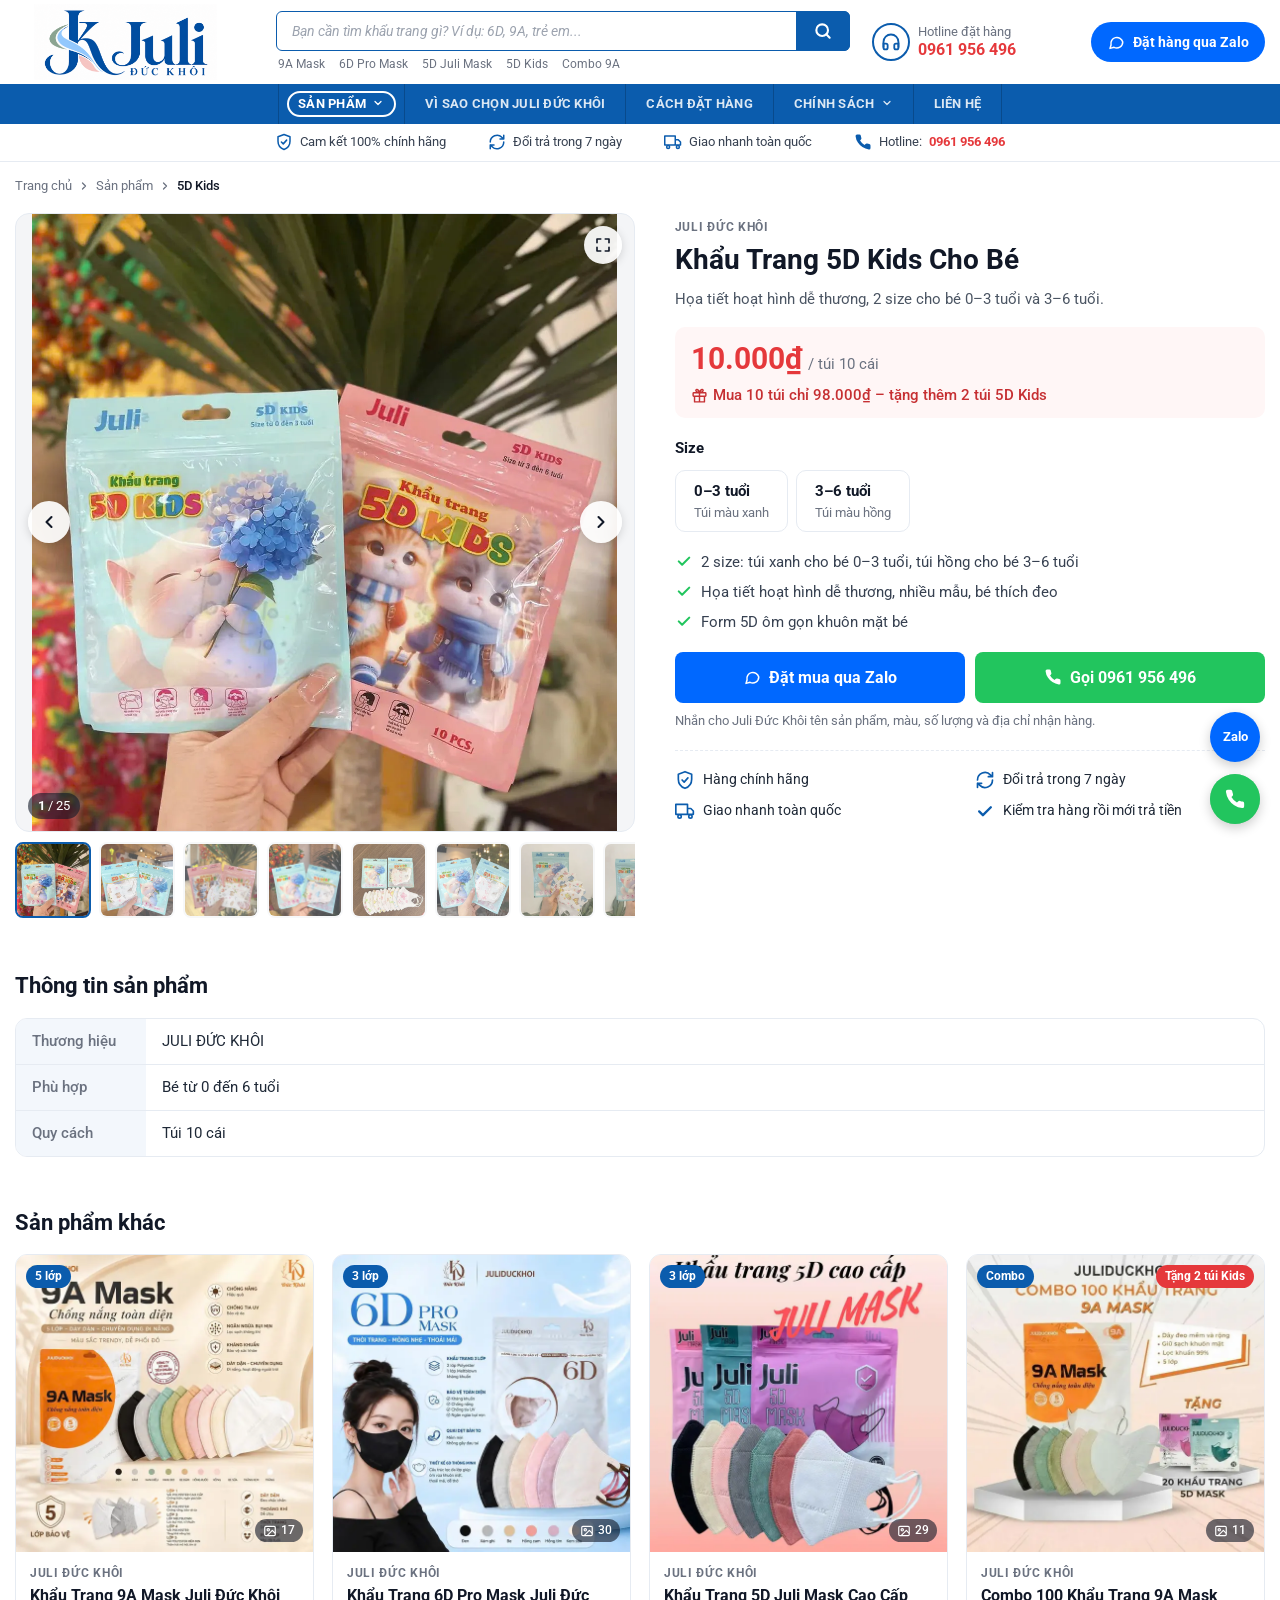
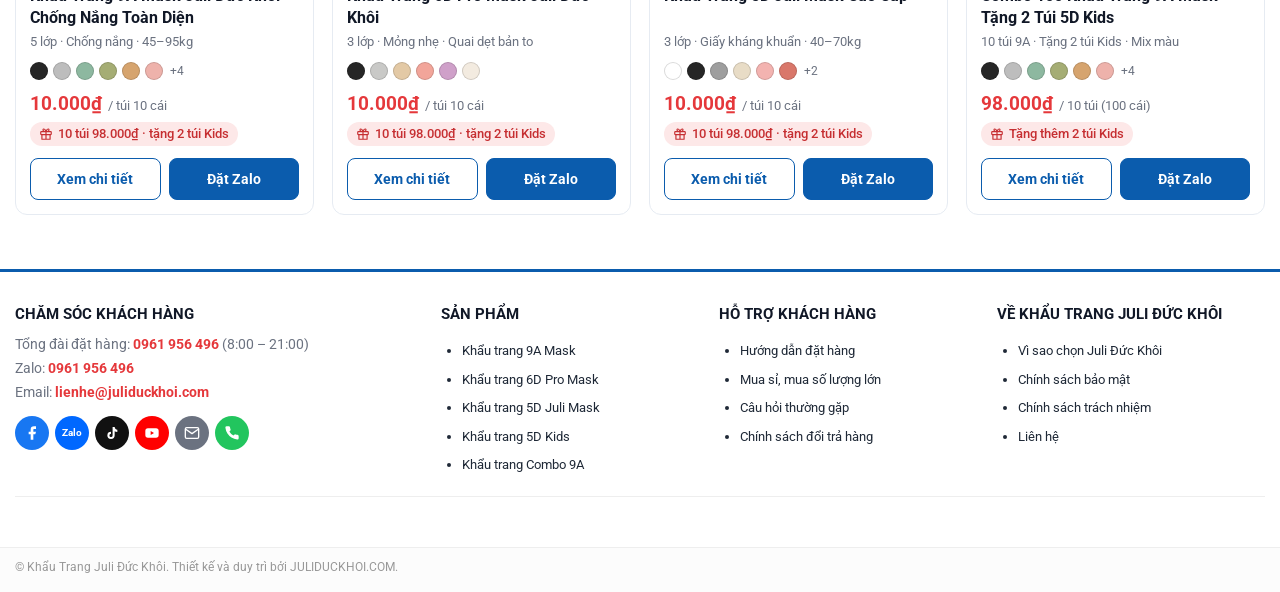
<file: khau-trang-5d-kids.html>
<!DOCTYPE html>
<html lang="vi">
<head>
  <meta charset="UTF-8">
  <meta name="viewport" content="width=device-width, initial-scale=1">
  <title>Khẩu Trang 5D Kids Cho Bé 0–6 Tuổi | Juli Đức Khôi</title>
  <meta name="description" content="Khẩu trang 5D Kids cho bé 0–6 tuổi, 2 size (túi xanh 0–3 tuổi, túi hồng 3–6 tuổi), họa tiết dễ thương. Chỉ 10.000₫/túi 10 cái, giao toàn quốc.">
  <link rel="canonical" href="https://juliduckhoi.com/khau-trang-5d-kids">
  <meta name="robots" content="index, follow, max-image-preview:large">
  <link rel="icon" href="images/icons/favicon-32.png?v=2" sizes="32x32" type="image/png">
  <link rel="icon" href="images/icons/favicon-48.png?v=2" sizes="48x48" type="image/png">
  <link rel="apple-touch-icon" href="images/icons/apple-touch-icon.png?v=2">
  <meta property="og:type" content="product">
  <meta property="og:site_name" content="Khẩu Trang Juli Đức Khôi">
  <meta property="og:locale" content="vi_VN">
  <meta property="og:url" content="https://juliduckhoi.com/khau-trang-5d-kids">
  <meta property="og:title" content="Khẩu Trang 5D Kids Cho Bé 0–6 Tuổi | Juli Đức Khôi">
  <meta property="og:description" content="Khẩu trang 5D Kids cho bé 0–6 tuổi, 2 size (túi xanh 0–3 tuổi, túi hồng 3–6 tuổi), họa tiết dễ thương. Chỉ 10.000₫/túi 10 cái, giao toàn quốc.">
  <meta property="og:image" content="https://juliduckhoi.com/images/og/khau-trang-5d-kids.jpg">
  <meta property="og:image:width" content="1200">
  <meta property="og:image:height" content="630">
  <meta property="og:image:alt" content="Khẩu Trang 5D Kids Cho Bé 0–6 Tuổi | Juli Đức Khôi">
  <meta property="product:price:amount" content="10000">
  <meta property="product:price:currency" content="VND">
  <meta name="twitter:card" content="summary_large_image">
  <meta name="theme-color" content="#0b5cad">
  <link rel="preconnect" href="https://fonts.googleapis.com">
  <link rel="preconnect" href="https://fonts.gstatic.com" crossorigin>
  <link href="https://fonts.googleapis.com/css2?family=Roboto:ital,wght@0,400;0,500;0,700;0,900;1,900&display=swap" rel="stylesheet">
  <link rel="stylesheet" href="css/style.css">
  <script type="application/ld+json">
{
  "@context": "https://schema.org",
  "@graph": [
    {
      "@type": "Product",
      "@id": "https://juliduckhoi.com/khau-trang-5d-kids#product",
      "name": "Khẩu Trang 5D Kids Cho Bé",
      "description": "Khẩu trang 5D Kids cho bé 0–6 tuổi, 2 size (túi xanh 0–3 tuổi, túi hồng 3–6 tuổi), họa tiết dễ thương. Chỉ 10.000₫/túi 10 cái, giao toàn quốc.",
      "sku": "khau-trang-5d-kids",
      "category": "Khẩu trang",
      "image": [
        "https://juliduckhoi.com/assets/products/5d-kids/01.webp",
        "https://juliduckhoi.com/assets/products/5d-kids/02.webp",
        "https://juliduckhoi.com/assets/products/5d-kids/03.webp",
        "https://juliduckhoi.com/assets/products/5d-kids/04.webp"
      ],
      "brand": {
        "@type": "Brand",
        "name": "Juli Đức Khôi"
      },
      "offers": {
        "@type": "Offer",
        "url": "https://juliduckhoi.com/khau-trang-5d-kids",
        "price": "10000",
        "priceCurrency": "VND",
        "availability": "https://schema.org/InStock",
        "itemCondition": "https://schema.org/NewCondition",
        "seller": {
          "@type": "Organization",
          "name": "Khẩu Trang Juli Đức Khôi",
          "url": "https://juliduckhoi.com/"
        }
      }
    },
    {
      "@type": "BreadcrumbList",
      "itemListElement": [
        {
          "@type": "ListItem",
          "position": 1,
          "name": "Trang chủ",
          "item": "https://juliduckhoi.com/"
        },
        {
          "@type": "ListItem",
          "position": 2,
          "name": "5D Kids",
          "item": "https://juliduckhoi.com/khau-trang-5d-kids"
        }
      ]
    }
  ]
}
  </script>
</head>
<body>

<!-- Bộ icon SVG dùng chung -->
<svg xmlns="http://www.w3.org/2000/svg" style="display:none">
  <symbol id="i-search" viewBox="0 0 24 24"><g fill="none" stroke="currentColor" stroke-width="2.5" stroke-linecap="round"><circle cx="11" cy="11" r="7"/><path d="M20 20l-4-4"/></g></symbol>
  <symbol id="i-menu" viewBox="0 0 24 24"><g fill="none" stroke="currentColor" stroke-width="2" stroke-linecap="round"><path d="M3 6h18M3 12h18M3 18h18"/></g></symbol>
  <symbol id="i-chevron-right" viewBox="0 0 24 24"><path d="M9 18l6-6-6-6" fill="none" stroke="currentColor" stroke-width="2.5" stroke-linecap="round" stroke-linejoin="round"/></symbol>
  <symbol id="i-chevron-left" viewBox="0 0 24 24"><path d="M15 18l-6-6 6-6" fill="none" stroke="currentColor" stroke-width="2.5" stroke-linecap="round" stroke-linejoin="round"/></symbol>
  <symbol id="i-image" viewBox="0 0 24 24"><g fill="none" stroke="currentColor" stroke-width="2" stroke-linejoin="round"><rect x="3" y="4" width="18" height="16" rx="2"/><circle cx="9" cy="10" r="2"/><path d="M21 16l-5-5-9 9"/></g></symbol>
  <symbol id="i-expand" viewBox="0 0 24 24"><path d="M4 9V4h5M20 9V4h-5M4 15v5h5M20 15v5h-5" fill="none" stroke="currentColor" stroke-width="2.2" stroke-linecap="round" stroke-linejoin="round"/></symbol>
  <symbol id="i-chevron-down" viewBox="0 0 24 24"><path d="M6 9l6 6 6-6" fill="none" stroke="currentColor" stroke-width="2.5" stroke-linecap="round" stroke-linejoin="round"/></symbol>
  <symbol id="i-chevron-up" viewBox="0 0 24 24"><path d="M18 15l-6-6-6 6" fill="none" stroke="currentColor" stroke-width="2.5" stroke-linecap="round" stroke-linejoin="round"/></symbol>
  <symbol id="i-check" viewBox="0 0 24 24"><path d="M5 12.5l4.5 4.5L19 7.5" fill="none" stroke="currentColor" stroke-width="2.8" stroke-linecap="round" stroke-linejoin="round"/></symbol>
  <symbol id="i-shield" viewBox="0 0 24 24"><g fill="none" stroke="currentColor" stroke-width="2" stroke-linecap="round" stroke-linejoin="round"><path d="M12 2l8 3v6c0 5-3.4 9.3-8 11-4.6-1.7-8-6-8-11V5z"/><path d="M8.5 12l2.5 2.5 4.5-5"/></g></symbol>
  <symbol id="i-layers" viewBox="0 0 24 24"><g fill="none" stroke="currentColor" stroke-width="2" stroke-linejoin="round"><path d="M12 2l10 5-10 5L2 7z"/><path d="M2 12l10 5 10-5M2 17l10 5 10-5"/></g></symbol>
  <symbol id="i-wind" viewBox="0 0 24 24"><path d="M3 8h11a3 3 0 1 0-3-3M3 12h16a3 3 0 1 1-3 3M3 16h7" fill="none" stroke="currentColor" stroke-width="2" stroke-linecap="round"/></symbol>
  <symbol id="i-badge" viewBox="0 0 24 24"><g fill="none" stroke="currentColor" stroke-width="2" stroke-linejoin="round"><circle cx="12" cy="9" r="6"/><path d="M8.5 14L7 22l5-3 5 3-1.5-8"/><path d="M9.5 9l1.8 1.8L14.8 7.5" stroke-linecap="round"/></g></symbol>
  <symbol id="i-refresh" viewBox="0 0 24 24"><g fill="none" stroke="currentColor" stroke-width="2" stroke-linecap="round" stroke-linejoin="round"><path d="M3 12a9 9 0 0 1 15.5-6.2L21 8M21 3v5h-5M21 12a9 9 0 0 1-15.5 6.2L3 16M3 21v-5h5"/></g></symbol>
  <symbol id="i-truck" viewBox="0 0 24 24"><g fill="none" stroke="currentColor" stroke-width="2" stroke-linejoin="round"><path d="M1 4h14v12H1zM15 9h4l3 3v4h-7"/><circle cx="5.5" cy="18.5" r="2"/><circle cx="18.5" cy="18.5" r="2"/></g></symbol>
  <symbol id="i-home" viewBox="0 0 24 24"><path d="M3 10.5L12 3l9 7.5V21h-6v-6H9v6H3z" fill="none" stroke="currentColor" stroke-width="2" stroke-linejoin="round"/></symbol>
  <symbol id="i-grid" viewBox="0 0 24 24"><g fill="none" stroke="currentColor" stroke-width="2"><rect x="3" y="3" width="7" height="7" rx="1.5"/><rect x="14" y="3" width="7" height="7" rx="1.5"/><rect x="3" y="14" width="7" height="7" rx="1.5"/><rect x="14" y="14" width="7" height="7" rx="1.5"/></g></symbol>
  <symbol id="i-chat" viewBox="0 0 24 24"><path d="M21 12a8 8 0 0 1-11.6 7.1L4 20.5l1.4-4.6A8 8 0 1 1 21 12z" fill="none" stroke="currentColor" stroke-width="2" stroke-linejoin="round"/></symbol>
  <symbol id="i-gift" viewBox="0 0 24 24"><g fill="none" stroke="currentColor" stroke-width="2" stroke-linejoin="round"><rect x="3" y="8" width="18" height="5" rx="1"/><path d="M5 13v8h14v-8M12 8v13M12 8S10.5 3 8 3.5 7 8 12 8zM12 8s1.5-5 4-4.5S17 8 12 8z"/></g></symbol>
  <symbol id="i-facebook" viewBox="0 0 24 24"><path d="M18 2h-3a5 5 0 0 0-5 5v3H7v4h3v8h4v-8h3l1-4h-4V7a1 1 0 0 1 1-1h3z" fill="currentColor"/></symbol>
  <symbol id="i-tiktok" viewBox="0 0 24 24"><path d="M16 3c.3 2.4 1.8 4 4 4.3v3.1c-1.5 0-2.9-.4-4-1.2v6.3A5.5 5.5 0 1 1 10.5 10v3.2a2.4 2.4 0 1 0 2.4 2.3V3H16z" fill="currentColor"/></symbol>
  <symbol id="i-mail" viewBox="0 0 24 24"><g fill="none" stroke="currentColor" stroke-width="2" stroke-linejoin="round"><rect x="2" y="4" width="20" height="16" rx="2"/><path d="M22 6l-10 7L2 6"/></g></symbol>
  <symbol id="i-phone" viewBox="0 0 24 24"><path d="M22 16.9v3a2 2 0 0 1-2.2 2 19.8 19.8 0 0 1-8.6-3.1 19.5 19.5 0 0 1-6-6A19.8 19.8 0 0 1 2.1 4.2 2 2 0 0 1 4.1 2h3a2 2 0 0 1 2 1.7c.1 1 .4 1.9.7 2.8a2 2 0 0 1-.5 2.1L8.1 9.9a16 16 0 0 0 6 6l1.3-1.3a2 2 0 0 1 2.1-.5c.9.3 1.8.6 2.8.7a2 2 0 0 1 1.7 2z" fill="currentColor"/></symbol>
  <symbol id="i-youtube" viewBox="0 0 24 24"><path fill-rule="evenodd" d="M2 9a4 4 0 0 1 4-4h12a4 4 0 0 1 4 4v6a4 4 0 0 1-4 4H6a4 4 0 0 1-4-4zM10 9v6l5-3z" fill="currentColor"/></symbol>
</svg>

<a class="skip-link" href="#main" style="position:absolute;left:-9999px">Bỏ qua nội dung</a>

<!-- ================= HEADER ================= -->
<header id="header" class="header">
  <div class="header-wrapper">

    <div id="masthead" class="header-main">
      <div class="header-inner container">

        <!-- Nút menu (mobile) -->
        <button class="icon-btn show-for-medium" data-open="main-menu" aria-label="Menu">
          <svg><use href="#i-menu"/></svg>
        </button>

        <div id="logo" class="logo">
          <a href="index.html" title="Khẩu Trang Juli Đức Khôi"><img src="images/logo.png" alt="Khẩu Trang Juli Đức Khôi" width="720" height="300"></a>
        </div>

        <div class="header-block hide-for-medium">
          <div class="col-search">
            <form class="search-form" role="search" action="index.html" data-search>
              <input id="search-1" type="search" name="q" placeholder="Bạn cần tìm khẩu trang gì? Ví dụ: 6D, 9A, trẻ em..." autocomplete="off" aria-label="Tìm kiếm sản phẩm">
              <button type="submit" aria-label="Tìm kiếm"><svg width="20" height="20"><use href="#i-search"/></svg></button>
            </form>
            <div class="search-keys">
              <a href="khau-trang-9a-mask.html">9A Mask</a>
              <a href="khau-trang-6d-pro-mask.html">6D Pro Mask</a>
              <a href="khau-trang-5d-juli-mask.html">5D Juli Mask</a>
              <a href="khau-trang-5d-kids.html">5D Kids</a>
              <a href="khau-trang-combo-9a-mask.html">Combo 9A</a>
            </div>
          </div>
          <div class="col-support">
            <a class="support-box" href="tel:0961956496">
              <svg class="icon" viewBox="0 0 42 40">
                <circle cx="21" cy="20" r="18" fill="none" stroke="#0b5cad" stroke-width="2"/>
                <g transform="translate(11 10) scale(.83)" fill="none" stroke="#0b5cad" stroke-width="2.2" stroke-linecap="round">
                  <path d="M3 18v-6a9 9 0 0 1 18 0v6"/>
                  <path d="M21 19a2 2 0 0 1-2 2h-1a2 2 0 0 1-2-2v-3a2 2 0 0 1 2-2h3zM3 19a2 2 0 0 0 2 2h1a2 2 0 0 0 2-2v-3a2 2 0 0 0-2-2H3z"/>
                </g>
              </svg>
              <p>Hotline đặt hàng<br><b>0961 956 496</b></p>
            </a>
          </div>
        </div>

        <div class="header-cta hide-for-medium">
          <a class="btn-zalo-head" href="https://zalo.me/0961956496" target="_blank" rel="noopener">
            <svg><use href="#i-chat"/></svg>Đặt hàng qua Zalo
          </a>
        </div>

        <!-- Gọi điện (mobile) -->
        <a class="icon-btn show-for-medium" href="tel:0961956496" aria-label="Gọi điện" style="color:#22c55e">
          <svg><use href="#i-phone"/></svg>
        </a>
      </div>
    </div>

    <div id="wide-nav" class="header-bottom">
      <div class="header-bottom-inner container">
        <ul class="nav-main hide-for-medium">
          <li class="has-dd active" data-dd="sp">
            <a href="index.html#san-pham">Sản phẩm <svg><use href="#i-chevron-down"/></svg></a>
            <ul class="dd">
              <li><a href="khau-trang-9a-mask.html">Khẩu Trang 9A Mask Juli Đức Khôi Chống Nắng Toàn Diện</a></li>
              <li><a href="khau-trang-6d-pro-mask.html">Khẩu Trang 6D Pro Mask Juli Đức Khôi</a></li>
              <li><a href="khau-trang-5d-juli-mask.html">Khẩu Trang 5D Juli Mask Cao Cấp</a></li>
              <li class="active"><a href="khau-trang-5d-kids.html" aria-current="page">Khẩu Trang 5D Kids Cho Bé</a></li>
              <li><a href="khau-trang-combo-9a-mask.html">Combo 100 Khẩu Trang 9A Mask Tặng 2 Túi 5D Kids</a></li>
            </ul>
          </li>
          <li><a href="index.html#vi-sao">Vì sao chọn Juli Đức Khôi</a></li>
          <li><a href="index.html#dat-hang">Cách đặt hàng</a></li>
          <li class="has-dd" data-dd="cs">
            <a href="chinh-sach-doi-tra-hang.html">Chính sách <svg><use href="#i-chevron-down"/></svg></a>
            <ul class="dd">
              <li><a href="chinh-sach-doi-tra-hang.html">Chính sách đổi trả hàng</a></li>
              <li><a href="chinh-sach-bao-mat.html">Chính sách bảo mật</a></li>
              <li><a href="chinh-sach-trach-nhiem.html">Chính sách trách nhiệm</a></li>
            </ul>
          </li>
          <li><a href="#footer">Liên hệ</a></li>
        </ul>

        <!-- Ô tìm kiếm (mobile) -->
        <form class="search-form show-for-medium" role="search" action="index.html" data-search>
          <input type="search" name="q" placeholder="Bạn cần tìm khẩu trang gì?" autocomplete="off" aria-label="Tìm kiếm sản phẩm">
          <button type="submit" aria-label="Tìm kiếm"><svg width="20" height="20"><use href="#i-search"/></svg></button>
        </form>
      </div>
    </div>

  </div>
</header>

<!-- Dải cam kết -->
<div class="trust-bar">
  <div class="container trust-inner">
    <span><svg><use href="#i-shield"/></svg>Cam kết 100% chính hãng</span>
    <span><svg><use href="#i-refresh"/></svg>Đổi trả trong 7 ngày</span>
    <span><svg><use href="#i-truck"/></svg>Giao nhanh toàn quốc</span>
    <span><svg><use href="#i-phone"/></svg>Hotline: <a href="tel:0961956496">0961 956 496</a></span>
  </div>
</div>

<!-- ================= MAIN ================= -->
<main id="main">
  <div class="container pd-page">
    <nav class="breadcrumb" aria-label="Đường dẫn">
      <a href="index.html">Trang chủ</a><svg><use href="#i-chevron-right"/></svg><a href="index.html#san-pham">Sản phẩm</a><svg><use href="#i-chevron-right"/></svg><span>5D Kids</span>
    </nav>

    <div class="pd">
      <div class="pd-gallery" data-gallery>
        <div class="pd-main">
          <img id="pd-main-img" fetchpriority="high" src="assets/products/5d-kids/01.webp" alt="Khẩu Trang 5D Kids Cho Bé" width="1136" height="1200">
          <button type="button" class="pd-nav pd-prev" aria-label="Ảnh trước"><svg><use href="#i-chevron-left"/></svg></button>
          <button type="button" class="pd-nav pd-next" aria-label="Ảnh sau"><svg><use href="#i-chevron-right"/></svg></button>
          <button type="button" class="pd-zoom" aria-label="Phóng to ảnh"><svg><use href="#i-expand"/></svg></button>
          <span class="pd-counter"><b data-cur>1</b> / 25</span>
        </div>
        <div class="pd-thumbs">
            <button type="button" class="pd-thumb active" data-i="0" data-src="assets/products/5d-kids/01.webp" data-w="1136" data-h="1200" aria-label="Ảnh 1"><img src="assets/products/5d-kids/thumbs/01.webp" alt="" width="568" height="600" loading="lazy"></button>
            <button type="button" class="pd-thumb" data-i="1" data-src="assets/products/5d-kids/02.webp" data-w="1200" data-h="1133" aria-label="Ảnh 2"><img src="assets/products/5d-kids/thumbs/02.webp" alt="" width="600" height="566" loading="lazy"></button>
            <button type="button" class="pd-thumb" data-i="2" data-src="assets/products/5d-kids/03.webp" data-w="1196" data-h="1200" aria-label="Ảnh 3"><img src="assets/products/5d-kids/thumbs/03.webp" alt="" width="598" height="600" loading="lazy"></button>
            <button type="button" class="pd-thumb" data-i="3" data-src="assets/products/5d-kids/04.webp" data-w="1200" data-h="1164" aria-label="Ảnh 4"><img src="assets/products/5d-kids/thumbs/04.webp" alt="" width="600" height="582" loading="lazy"></button>
            <button type="button" class="pd-thumb" data-i="4" data-src="assets/products/5d-kids/05.webp" data-w="1093" data-h="1200" aria-label="Ảnh 5"><img src="assets/products/5d-kids/thumbs/05.webp" alt="" width="547" height="600" loading="lazy"></button>
            <button type="button" class="pd-thumb" data-i="5" data-src="assets/products/5d-kids/06.webp" data-w="1200" data-h="1095" aria-label="Ảnh 6"><img src="assets/products/5d-kids/thumbs/06.webp" alt="" width="600" height="548" loading="lazy"></button>
            <button type="button" class="pd-thumb" data-i="6" data-src="assets/products/5d-kids/07.webp" data-w="900" data-h="1200" aria-label="Ảnh 7"><img src="assets/products/5d-kids/thumbs/07.webp" alt="" width="450" height="600" loading="lazy"></button>
            <button type="button" class="pd-thumb" data-i="7" data-src="assets/products/5d-kids/08.webp" data-w="900" data-h="1200" aria-label="Ảnh 8"><img src="assets/products/5d-kids/thumbs/08.webp" alt="" width="450" height="600" loading="lazy"></button>
            <button type="button" class="pd-thumb" data-i="8" data-src="assets/products/5d-kids/09.webp" data-w="900" data-h="1200" aria-label="Ảnh 9"><img src="assets/products/5d-kids/thumbs/09.webp" alt="" width="450" height="600" loading="lazy"></button>
            <button type="button" class="pd-thumb" data-i="9" data-src="assets/products/5d-kids/10.webp" data-w="900" data-h="1200" aria-label="Ảnh 10"><img src="assets/products/5d-kids/thumbs/10.webp" alt="" width="450" height="600" loading="lazy"></button>
            <button type="button" class="pd-thumb" data-i="10" data-src="assets/products/5d-kids/11.webp" data-w="899" data-h="1200" aria-label="Ảnh 11"><img src="assets/products/5d-kids/thumbs/11.webp" alt="" width="450" height="600" loading="lazy"></button>
            <button type="button" class="pd-thumb" data-i="11" data-src="assets/products/5d-kids/12.webp" data-w="555" data-h="1200" aria-label="Ảnh 12"><img src="assets/products/5d-kids/thumbs/12.webp" alt="" width="278" height="600" loading="lazy"></button>
            <button type="button" class="pd-thumb" data-i="12" data-src="assets/products/5d-kids/13.webp" data-w="900" data-h="1200" aria-label="Ảnh 13"><img src="assets/products/5d-kids/thumbs/13.webp" alt="" width="450" height="600" loading="lazy"></button>
            <button type="button" class="pd-thumb" data-i="13" data-src="assets/products/5d-kids/14.webp" data-w="900" data-h="1200" aria-label="Ảnh 14"><img src="assets/products/5d-kids/thumbs/14.webp" alt="" width="450" height="600" loading="lazy"></button>
            <button type="button" class="pd-thumb" data-i="14" data-src="assets/products/5d-kids/15.webp" data-w="900" data-h="1200" aria-label="Ảnh 15"><img src="assets/products/5d-kids/thumbs/15.webp" alt="" width="450" height="600" loading="lazy"></button>
            <button type="button" class="pd-thumb" data-i="15" data-src="assets/products/5d-kids/16.webp" data-w="900" data-h="1200" aria-label="Ảnh 16"><img src="assets/products/5d-kids/thumbs/16.webp" alt="" width="450" height="600" loading="lazy"></button>
            <button type="button" class="pd-thumb" data-i="16" data-src="assets/products/5d-kids/17.webp" data-w="900" data-h="1200" aria-label="Ảnh 17"><img src="assets/products/5d-kids/thumbs/17.webp" alt="" width="450" height="600" loading="lazy"></button>
            <button type="button" class="pd-thumb" data-i="17" data-src="assets/products/5d-kids/18.webp" data-w="900" data-h="1200" aria-label="Ảnh 18"><img src="assets/products/5d-kids/thumbs/18.webp" alt="" width="450" height="600" loading="lazy"></button>
            <button type="button" class="pd-thumb" data-i="18" data-src="assets/products/5d-kids/19.webp" data-w="900" data-h="1200" aria-label="Ảnh 19"><img src="assets/products/5d-kids/thumbs/19.webp" alt="" width="450" height="600" loading="lazy"></button>
            <button type="button" class="pd-thumb" data-i="19" data-src="assets/products/5d-kids/20.webp" data-w="900" data-h="1200" aria-label="Ảnh 20"><img src="assets/products/5d-kids/thumbs/20.webp" alt="" width="450" height="600" loading="lazy"></button>
            <button type="button" class="pd-thumb" data-i="20" data-src="assets/products/5d-kids/21.webp" data-w="900" data-h="1200" aria-label="Ảnh 21"><img src="assets/products/5d-kids/thumbs/21.webp" alt="" width="450" height="600" loading="lazy"></button>
            <button type="button" class="pd-thumb" data-i="21" data-src="assets/products/5d-kids/22.webp" data-w="900" data-h="1200" aria-label="Ảnh 22"><img src="assets/products/5d-kids/thumbs/22.webp" alt="" width="450" height="600" loading="lazy"></button>
            <button type="button" class="pd-thumb" data-i="22" data-src="assets/products/5d-kids/23.webp" data-w="900" data-h="1200" aria-label="Ảnh 23"><img src="assets/products/5d-kids/thumbs/23.webp" alt="" width="450" height="600" loading="lazy"></button>
            <button type="button" class="pd-thumb" data-i="23" data-src="assets/products/5d-kids/24.webp" data-w="900" data-h="1200" aria-label="Ảnh 24"><img src="assets/products/5d-kids/thumbs/24.webp" alt="" width="450" height="600" loading="lazy"></button>
            <button type="button" class="pd-thumb" data-i="24" data-src="assets/products/5d-kids/25.webp" data-w="900" data-h="1200" aria-label="Ảnh 25"><img src="assets/products/5d-kids/thumbs/25.webp" alt="" width="450" height="600" loading="lazy"></button>
        </div>
      </div>

      <div class="pd-info">
        <span class="p-brand">Juli Đức Khôi</span>
        <h1>Khẩu Trang 5D Kids Cho Bé</h1>
        <p class="pd-tagline">Họa tiết hoạt hình dễ thương, 2 size cho bé 0–3 tuổi và 3–6 tuổi.</p>
        <div class="pd-price price"><span class="amount">10.000₫</span><span class="unit">/ túi 10 cái</span><span class="deal"><svg><use href="#i-gift"/></svg>Mua 10 túi chỉ 98.000₫ – tặng thêm 2 túi 5D Kids</span></div>
        <div class="pd-opt">
          <h3>Size</h3>
          <ul class="pd-colors pd-sizes"><li><b>0–3 tuổi</b>Túi màu xanh</li><li><b>3–6 tuổi</b>Túi màu hồng</li></ul>
        </div>
        <ul class="p-bullets">
            <li><svg><use href="#i-check"/></svg>2 size: túi xanh cho bé 0–3 tuổi, túi hồng cho bé 3–6 tuổi</li>
            <li><svg><use href="#i-check"/></svg>Họa tiết hoạt hình dễ thương, nhiều mẫu, bé thích đeo</li>
            <li><svg><use href="#i-check"/></svg>Form 5D ôm gọn khuôn mặt bé</li>
        </ul>
        <div class="pd-btns">
          <a class="btn btn-zalo" href="https://zalo.me/0961956496" target="_blank" rel="noopener"><svg><use href="#i-chat"/></svg>Đặt mua qua Zalo</a>
          <a class="btn btn-call" href="tel:0961956496"><svg><use href="#i-phone"/></svg>Gọi 0961 956 496</a>
        </div>
        <p class="pd-note">Nhắn cho Juli Đức Khôi tên sản phẩm, màu, số lượng và địa chỉ nhận hàng.</p>
        <ul class="pd-trust">
          <li><svg><use href="#i-shield"/></svg>Hàng chính hãng</li>
          <li><svg><use href="#i-refresh"/></svg>Đổi trả trong 7 ngày</li>
          <li><svg><use href="#i-truck"/></svg>Giao nhanh toàn quốc</li>
          <li><svg><use href="#i-check"/></svg>Kiểm tra hàng rồi mới trả tiền</li>
        </ul>
      </div>
    </div>

    <div class="pd-more">
      <section class="pd-section">
        <h2>Thông tin sản phẩm</h2>
        <table class="pd-specs"><tr><th>Thương hiệu</th><td>JULI ĐỨC KHÔI</td></tr><tr><th>Phù hợp</th><td>Bé từ 0 đến 6 tuổi</td></tr><tr><th>Quy cách</th><td>Túi 10 cái</td></tr></table>
      </section>
    </div>

    <section class="pd-section pd-others">
      <h2>Sản phẩm khác</h2>
      <div class="p-grid p-grid-others">
        <article class="p-card" id="sp-9a-mask" data-name="khẩu trang 9a mask juliduckhoi chống nắng toàn diện 9a mask 9a mask khẩu trang 9a 5 lớp chống nắng đi nắng chống tia uv combo người lớn 5 lớp · chống nắng · 45–95kg người 45–95kg, đi nắng, hoạt động ngoài trời juli đức khôi" data-tags="nguoi-lon">
          <a class="p-img" href="khau-trang-9a-mask.html">
            <img src="assets/products/9a-mask/thumbs/00.webp" alt="Khẩu Trang 9A Mask Juli Đức Khôi Chống Nắng Toàn Diện" width="600" height="600" loading="lazy">
            <img class="p-img-alt" src="assets/products/9a-mask/thumbs/01.webp" alt="" width="600" height="600" loading="lazy">
            <span class="badge">5 lớp</span>
            <span class="p-count"><svg><use href="#i-image"/></svg>17</span>
          </a>
          <div class="p-body">
            <span class="p-brand">Juli Đức Khôi</span>
            <h3 class="p-title"><a href="khau-trang-9a-mask.html">Khẩu Trang 9A Mask Juli Đức Khôi Chống Nắng Toàn Diện</a></h3>
            <p class="p-sub">5 lớp · Chống nắng · 45–95kg</p>
            <ul class="swatches" aria-label="10 màu"><li style="--c:#262626" title="Đen"></li><li style="--c:#bdbdbd" title="Xám"></li><li style="--c:#8db8a0" title="Xanh rêu"></li><li style="--c:#a5ad74" title="Xanh bơ"></li><li style="--c:#d6a46e" title="Be đậm"></li><li style="--c:#eeb2ab" title="Hồng ruốc"></li><li class="more">+4</li></ul>
            <div class="price"><span class="amount">10.000₫</span><span class="unit">/ túi 10 cái</span></div>
            <p class="deal"><svg><use href="#i-gift"/></svg>10 túi 98.000₫ · tặng 2 túi Kids</p>
            <div class="p-btns">
              <a class="btn-buy btn-buy-call" href="khau-trang-9a-mask.html">Xem chi tiết</a>
              <a class="btn-buy" href="https://zalo.me/0961956496" target="_blank" rel="noopener">Đặt Zalo</a>
            </div>
          </div>
        </article>
        <article class="p-card" id="sp-6d-pro-mask" data-name="khẩu trang 6d pro mask juliduckhoi 6d pro mask 6d pro mask khẩu trang 6d thời trang mỏng nhẹ chống nắng người lớn 3 lớp · mỏng nhẹ · quai dẹt bản to người lớn, đi làm, đi chơi hằng ngày juli đức khôi" data-tags="nguoi-lon">
          <a class="p-img" href="khau-trang-6d-pro-mask.html">
            <img src="assets/products/6d-pro-mask/thumbs/04.webp" alt="Khẩu Trang 6D Pro Mask Juli Đức Khôi" width="600" height="600" loading="lazy">
            <img class="p-img-alt" src="assets/products/6d-pro-mask/thumbs/01.webp" alt="" width="600" height="600" loading="lazy">
            <span class="badge">3 lớp</span>
            <span class="p-count"><svg><use href="#i-image"/></svg>30</span>
          </a>
          <div class="p-body">
            <span class="p-brand">Juli Đức Khôi</span>
            <h3 class="p-title"><a href="khau-trang-6d-pro-mask.html">Khẩu Trang 6D Pro Mask Juli Đức Khôi</a></h3>
            <p class="p-sub">3 lớp · Mỏng nhẹ · Quai dẹt bản to</p>
            <ul class="swatches" aria-label="6 màu"><li style="--c:#262626" title="Đen"></li><li style="--c:#c9c9c7" title="Xám ghi"></li><li style="--c:#e3c9a5" title="Be"></li><li style="--c:#f2a59a" title="Hồng cam"></li><li style="--c:#cfa0c9" title="Hồng tím"></li><li style="--c:#f3ebe0" title="Kem sữa"></li></ul>
            <div class="price"><span class="amount">10.000₫</span><span class="unit">/ túi 10 cái</span></div>
            <p class="deal"><svg><use href="#i-gift"/></svg>10 túi 98.000₫ · tặng 2 túi Kids</p>
            <div class="p-btns">
              <a class="btn-buy btn-buy-call" href="khau-trang-6d-pro-mask.html">Xem chi tiết</a>
              <a class="btn-buy" href="https://zalo.me/0961956496" target="_blank" rel="noopener">Đặt Zalo</a>
            </div>
          </div>
        </article>
        <article class="p-card" id="sp-5d-juli-mask" data-name="khẩu trang 5d juli mask cao cấp 5d juli mask 5d juli mask khẩu trang 5d kháng khuẩn người lớn 3 lớp · giấy kháng khuẩn · 40–70kg người 40–70kg, dùng hằng ngày juli đức khôi" data-tags="nguoi-lon">
          <a class="p-img" href="khau-trang-5d-juli-mask.html">
            <img src="assets/products/5d-juli-mask/thumbs/01.webp" alt="Khẩu Trang 5D Juli Mask Cao Cấp" width="600" height="600" loading="lazy">
            <img class="p-img-alt" src="assets/products/5d-juli-mask/thumbs/02.webp" alt="" width="600" height="600" loading="lazy">
            <span class="badge">3 lớp</span>
            <span class="p-count"><svg><use href="#i-image"/></svg>29</span>
          </a>
          <div class="p-body">
            <span class="p-brand">Juli Đức Khôi</span>
            <h3 class="p-title"><a href="khau-trang-5d-juli-mask.html">Khẩu Trang 5D Juli Mask Cao Cấp</a></h3>
            <p class="p-sub">3 lớp · Giấy kháng khuẩn · 40–70kg</p>
            <ul class="swatches" aria-label="8 màu"><li style="--c:#ffffff" title="Trắng"></li><li style="--c:#262626" title="Đen"></li><li style="--c:#9e9e9e" title="Xám"></li><li style="--c:#e8dcc6" title="Be"></li><li style="--c:#f3b3b0" title="Hồng"></li><li style="--c:#d9776a" title="Cam đất"></li><li class="more">+2</li></ul>
            <div class="price"><span class="amount">10.000₫</span><span class="unit">/ túi 10 cái</span></div>
            <p class="deal"><svg><use href="#i-gift"/></svg>10 túi 98.000₫ · tặng 2 túi Kids</p>
            <div class="p-btns">
              <a class="btn-buy btn-buy-call" href="khau-trang-5d-juli-mask.html">Xem chi tiết</a>
              <a class="btn-buy" href="https://zalo.me/0961956496" target="_blank" rel="noopener">Đặt Zalo</a>
            </div>
          </div>
        </article>
        <article class="p-card" id="sp-combo-9a-mask" data-name="combo 100 khẩu trang 9a mask tặng 2 túi 5d kids combo 9a combo 100 khẩu trang 9a tặng 5d kids mua sỉ thùng gia đình mua nhiều người lớn 10 túi 9a · tặng 2 túi kids · mix màu gia đình, nhóm bạn, dùng lâu dài (45–95kg) juli đức khôi" data-tags="nguoi-lon combo">
          <a class="p-img" href="khau-trang-combo-9a-mask.html">
            <img src="assets/products/combo-9a-mask/thumbs/01.webp" alt="Combo 100 Khẩu Trang 9A Mask Tặng 2 Túi 5D Kids" width="600" height="600" loading="lazy">
            <img class="p-img-alt" src="assets/products/combo-9a-mask/thumbs/02.webp" alt="" width="600" height="600" loading="lazy">
            <span class="badge">Combo</span>
            <span class="ribbon">Tặng 2 túi Kids</span>
            <span class="p-count"><svg><use href="#i-image"/></svg>11</span>
          </a>
          <div class="p-body">
            <span class="p-brand">Juli Đức Khôi</span>
            <h3 class="p-title"><a href="khau-trang-combo-9a-mask.html">Combo 100 Khẩu Trang 9A Mask Tặng 2 Túi 5D Kids</a></h3>
            <p class="p-sub">10 túi 9A · Tặng 2 túi Kids · Mix màu</p>
            <ul class="swatches" aria-label="10 màu"><li style="--c:#262626" title="Đen"></li><li style="--c:#bdbdbd" title="Xám"></li><li style="--c:#8db8a0" title="Xanh rêu"></li><li style="--c:#a5ad74" title="Xanh bơ"></li><li style="--c:#d6a46e" title="Be đậm"></li><li style="--c:#eeb2ab" title="Hồng ruốc"></li><li class="more">+4</li></ul>
            <div class="price"><span class="amount">98.000₫</span><span class="unit">/ 10 túi (100 cái)</span></div>
            <p class="deal"><svg><use href="#i-gift"/></svg>Tặng thêm 2 túi Kids</p>
            <div class="p-btns">
              <a class="btn-buy btn-buy-call" href="khau-trang-combo-9a-mask.html">Xem chi tiết</a>
              <a class="btn-buy" href="https://zalo.me/0961956496" target="_blank" rel="noopener">Đặt Zalo</a>
            </div>
          </div>
        </article>
      </div>
    </section>
  </div>
</main>

<!-- Xem ảnh lớn -->
<div id="lightbox" class="lightbox" hidden>
  <button type="button" class="lb-close" aria-label="Đóng">&times;</button>
  <button type="button" class="lb-nav lb-prev" aria-label="Ảnh trước"><svg><use href="#i-chevron-left"/></svg></button>
  <img id="lb-img" src="assets/products/5d-kids/01.webp" alt="Khẩu Trang 5D Kids Cho Bé">
  <button type="button" class="lb-nav lb-next" aria-label="Ảnh sau"><svg><use href="#i-chevron-right"/></svg></button>
  <span class="lb-counter"><b data-cur>1</b> / 25</span>
</div>

<!-- ================= FOOTER ================= -->
<footer id="footer" class="footer-wrapper">
  <section class="footer-section">
    <div class="container">
      <div class="row1">
        <div class="col-4">
          <div class="ft-title"><strong>CHĂM SÓC KHÁCH HÀNG</strong></div>
          <p class="ft-hotline">
            Tổng đài đặt hàng: <a href="tel:0961956496">0961 956 496</a> (8:00 – 21:00)<br>
            Zalo: <a href="https://zalo.me/0961956496" target="_blank" rel="noopener">0961 956 496</a><br>
            Email: <a href="mailto:lienhe@juliduckhoi.com">lienhe@juliduckhoi.com</a>
          </p>
          <div class="social-icons">
            <a class="facebook" href="#" aria-label="Facebook"><svg><use href="#i-facebook"/></svg></a>
            <a class="zalo" href="https://zalo.me/0961956496" target="_blank" rel="noopener" aria-label="Zalo">Zalo</a>
            <a class="tiktok" href="https://www.tiktok.com/@khautrangjulimask" target="_blank" rel="noopener" aria-label="TikTok"><svg><use href="#i-tiktok"/></svg></a>
            <a class="youtube" href="#" aria-label="YouTube"><svg><use href="#i-youtube"/></svg></a>
            <a class="email" href="mailto:lienhe@juliduckhoi.com" aria-label="E-mail"><svg><use href="#i-mail"/></svg></a>
            <a class="phone" href="tel:0961956496" aria-label="Điện thoại"><svg><use href="#i-phone"/></svg></a>
          </div>
        </div>

        <div class="col-8">
          <div class="sub-col">
            <h4>Sản phẩm</h4>
            <ul>
              <li><a href="khau-trang-9a-mask.html">Khẩu trang 9A Mask</a></li>
              <li><a href="khau-trang-6d-pro-mask.html">Khẩu trang 6D Pro Mask</a></li>
              <li><a href="khau-trang-5d-juli-mask.html">Khẩu trang 5D Juli Mask</a></li>
              <li class="active"><a href="khau-trang-5d-kids.html" aria-current="page">Khẩu trang 5D Kids</a></li>
              <li><a href="khau-trang-combo-9a-mask.html">Khẩu trang Combo 9A</a></li>
            </ul>
          </div>
          <div class="sub-col">
            <h4>Hỗ trợ khách hàng</h4>
            <ul>
              <li><a href="index.html#dat-hang">Hướng dẫn đặt hàng</a></li>
              <li><a href="index.html#mua-si">Mua sỉ, mua số lượng lớn</a></li>
              <li><a href="index.html#hoi-dap">Câu hỏi thường gặp</a></li>
              <li><a href="chinh-sach-doi-tra-hang.html">Chính sách đổi trả hàng</a></li>
            </ul>
          </div>
          <div class="sub-col">
            <h4>Về Khẩu Trang Juli Đức Khôi</h4>
            <ul>
              <li><a href="index.html#vi-sao">Vì sao chọn Juli Đức Khôi</a></li>
              <li><a href="chinh-sach-bao-mat.html">Chính sách bảo mật</a></li>
              <li><a href="chinh-sach-trach-nhiem.html">Chính sách trách nhiệm</a></li>
              <li><a href="#footer">Liên hệ</a></li>
            </ul>
          </div>
        </div>
      </div>
    </div>
  </section>

  <div class="absolute-footer">
    <div class="container">
      © Khẩu Trang Juli Đức Khôi. Thiết kế và duy trì bởi <a href="index.html">JULIDUCKHOI.COM</a>.
    </div>
  </div>
</footer>

<!-- Nút nổi: Zalo + Gọi điện (máy tính) -->
<div class="float-contact hide-for-medium">
  <a class="fc-zalo" href="https://zalo.me/0961956496" target="_blank" rel="noopener" aria-label="Chat Zalo">Zalo</a>
  <a class="fc-phone" href="tel:0961956496" aria-label="Gọi 0961 956 496"><svg><use href="#i-phone"/></svg></a>
</div>

<button id="top-link" class="back-to-top hide-for-medium" aria-label="Lên đầu trang">
  <svg><use href="#i-chevron-up"/></svg>
</button>

<!-- Thanh tab dưới cùng (điện thoại) -->
<nav class="tabbar show-for-medium" aria-label="Điều hướng nhanh">
  <a href="index.html" class="tb-home"><svg><use href="#i-home"/></svg><span>Trang chủ</span></a>
  <a href="index.html#san-pham"><svg><use href="#i-grid"/></svg><span>Sản phẩm</span></a>
  <a href="tel:0961956496" class="tb-call"><svg><use href="#i-phone"/></svg><span>Gọi ngay</span></a>
  <a href="https://zalo.me/0961956496" target="_blank" rel="noopener" class="tb-zalo"><b>Zalo</b><span>Chat Zalo</span></a>
</nav>

<!-- ================= MENU MOBILE ================= -->
<div id="main-menu" class="overlay">
  <button class="overlay-close" aria-label="Đóng">&times;</button>
  <div class="mobile-sidebar">
    <ul class="nav-sidebar">
      <li class="sidebar-search">
        <form class="search-form" role="search" action="index.html" data-search>
          <input type="search" name="q" placeholder="Tìm sản phẩm ..." aria-label="Tìm kiếm sản phẩm">
          <button type="submit" aria-label="Tìm kiếm"><svg width="20" height="20"><use href="#i-search"/></svg></button>
        </form>
      </li>
      <li><a href="index.html#san-pham">Sản phẩm</a>
        <ul class="sub-menu">
          <li><a href="khau-trang-9a-mask.html">9A Mask</a></li>
          <li><a href="khau-trang-6d-pro-mask.html">6D Pro Mask</a></li>
          <li><a href="khau-trang-5d-juli-mask.html">5D Juli Mask</a></li>
          <li class="active"><a href="khau-trang-5d-kids.html" aria-current="page">5D Kids</a></li>
          <li><a href="khau-trang-combo-9a-mask.html">Combo 9A</a></li>
        </ul>
      </li>
      <li><a href="index.html#vi-sao">Vì sao chọn Juli Đức Khôi</a></li>
      <li><a href="index.html#dat-hang">Cách đặt hàng</a></li>
      <li><a href="chinh-sach-doi-tra-hang.html">Chính sách đổi trả hàng</a></li>
      <li><a href="chinh-sach-bao-mat.html">Chính sách bảo mật</a></li>
      <li><a href="chinh-sach-trach-nhiem.html">Chính sách trách nhiệm</a></li>
      <li><a href="#footer">Liên hệ</a></li>
    </ul>
  </div>
</div>

<script src="js/main.js"></script>
</body>
</html>
</file>
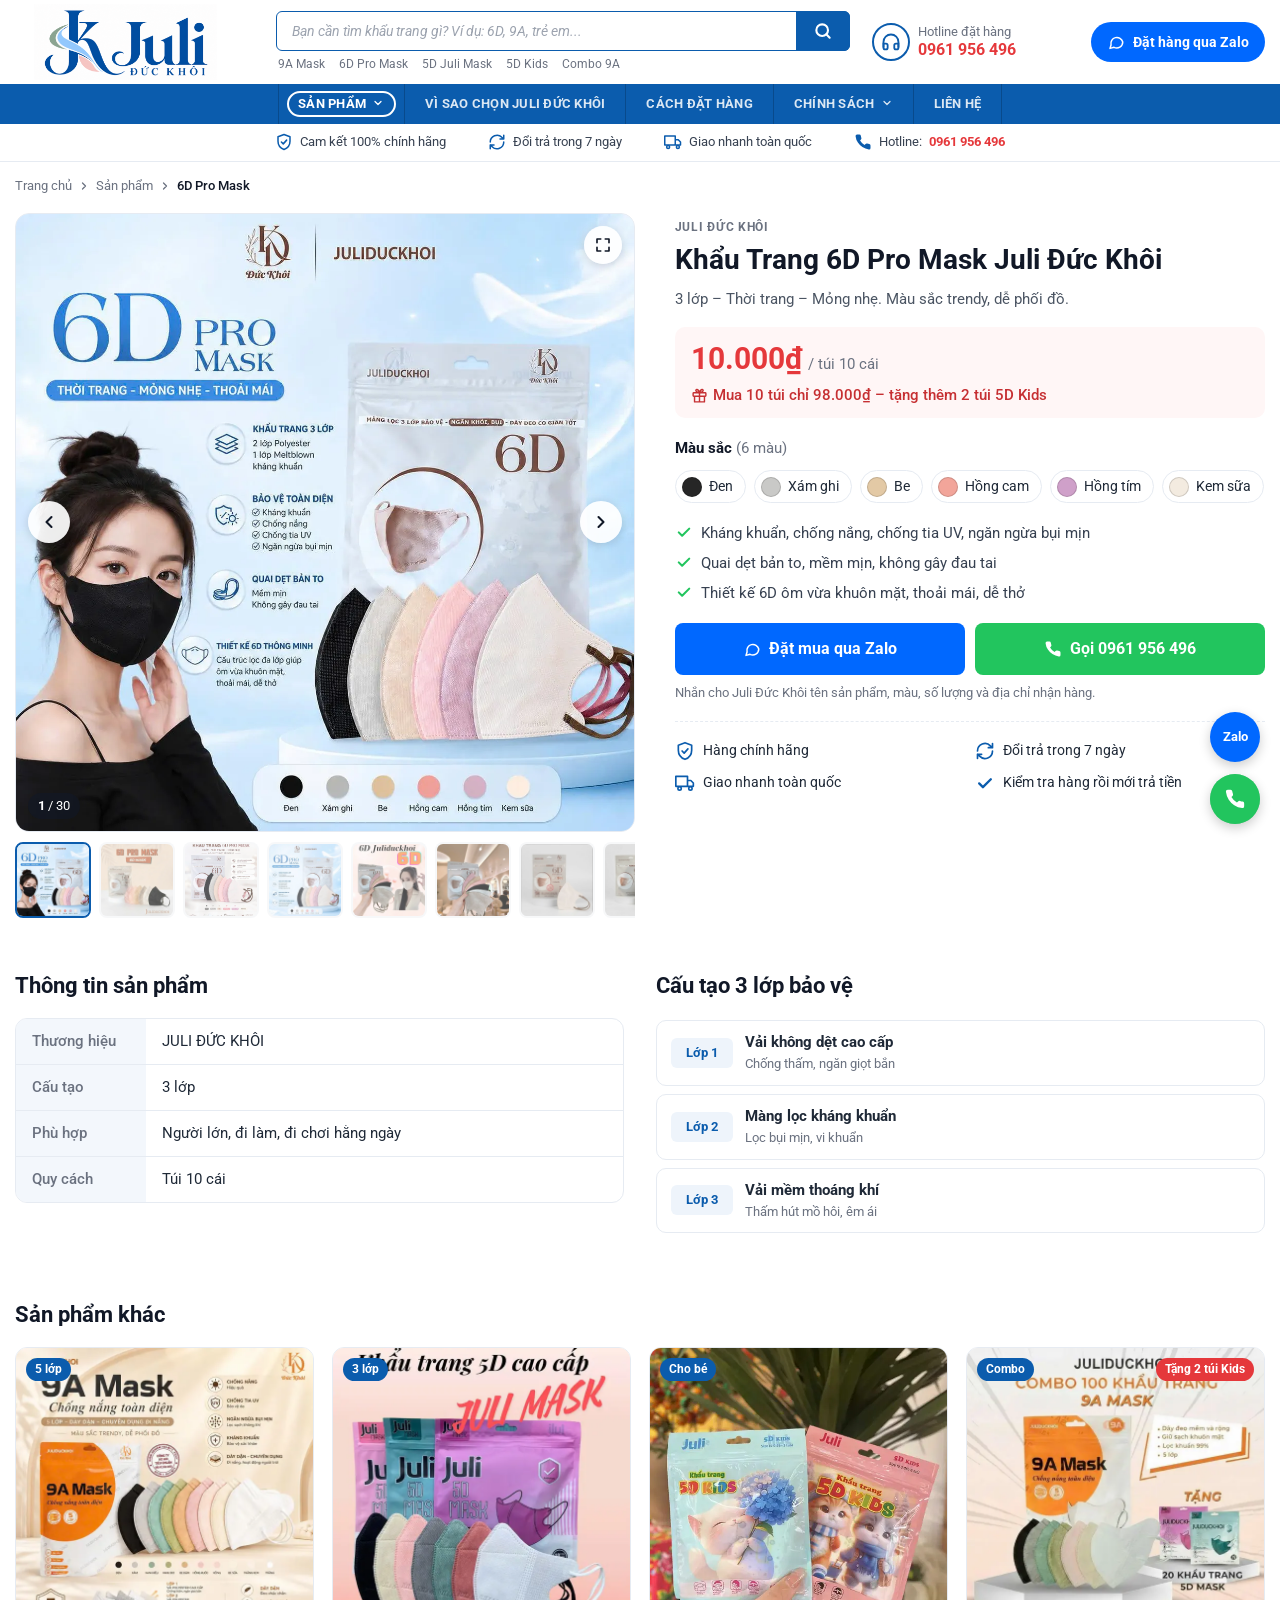
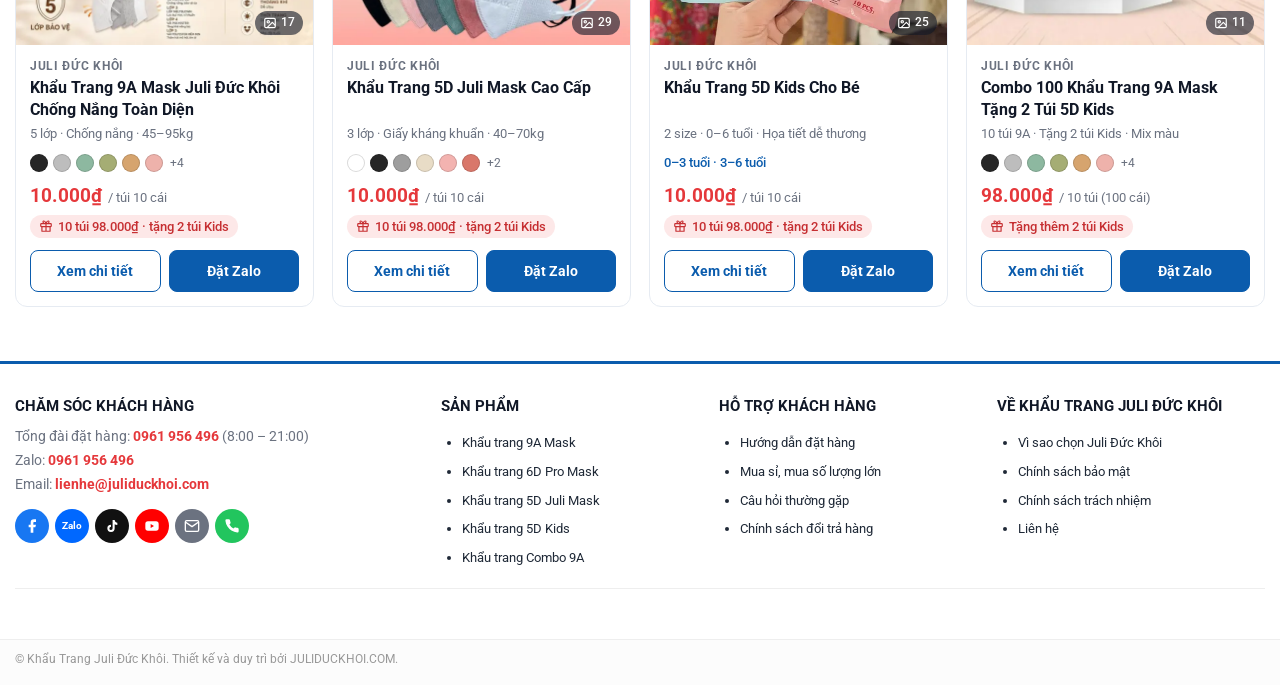
<file: khau-trang-6d-pro-mask.html>
<!DOCTYPE html>
<html lang="vi">
<head>
  <meta charset="UTF-8">
  <meta name="viewport" content="width=device-width, initial-scale=1">
  <title>Khẩu Trang 6D Pro Mask 3 Lớp Mỏng Nhẹ | Juli Đức Khôi</title>
  <meta name="description" content="Khẩu trang 6D Pro Mask Juli Đức Khôi 3 lớp mỏng nhẹ, quai dẹt bản to không đau tai, chống nắng, 6 màu thời trang. Chỉ 10.000₫/túi 10 cái, giao toàn quốc.">
  <link rel="canonical" href="https://juliduckhoi.com/khau-trang-6d-pro-mask">
  <meta name="robots" content="index, follow, max-image-preview:large">
  <link rel="icon" href="images/icons/favicon-32.png?v=2" sizes="32x32" type="image/png">
  <link rel="icon" href="images/icons/favicon-48.png?v=2" sizes="48x48" type="image/png">
  <link rel="apple-touch-icon" href="images/icons/apple-touch-icon.png?v=2">
  <meta property="og:type" content="product">
  <meta property="og:site_name" content="Khẩu Trang Juli Đức Khôi">
  <meta property="og:locale" content="vi_VN">
  <meta property="og:url" content="https://juliduckhoi.com/khau-trang-6d-pro-mask">
  <meta property="og:title" content="Khẩu Trang 6D Pro Mask 3 Lớp Mỏng Nhẹ | Juli Đức Khôi">
  <meta property="og:description" content="Khẩu trang 6D Pro Mask Juli Đức Khôi 3 lớp mỏng nhẹ, quai dẹt bản to không đau tai, chống nắng, 6 màu thời trang. Chỉ 10.000₫/túi 10 cái, giao toàn quốc.">
  <meta property="og:image" content="https://juliduckhoi.com/images/og/khau-trang-6d-pro-mask.jpg">
  <meta property="og:image:width" content="1200">
  <meta property="og:image:height" content="630">
  <meta property="og:image:alt" content="Khẩu Trang 6D Pro Mask 3 Lớp Mỏng Nhẹ | Juli Đức Khôi">
  <meta property="product:price:amount" content="10000">
  <meta property="product:price:currency" content="VND">
  <meta name="twitter:card" content="summary_large_image">
  <meta name="theme-color" content="#0b5cad">
  <link rel="preconnect" href="https://fonts.googleapis.com">
  <link rel="preconnect" href="https://fonts.gstatic.com" crossorigin>
  <link href="https://fonts.googleapis.com/css2?family=Roboto:ital,wght@0,400;0,500;0,700;0,900;1,900&display=swap" rel="stylesheet">
  <link rel="stylesheet" href="css/style.css">
  <script type="application/ld+json">
{
  "@context": "https://schema.org",
  "@graph": [
    {
      "@type": "Product",
      "@id": "https://juliduckhoi.com/khau-trang-6d-pro-mask#product",
      "name": "Khẩu Trang 6D Pro Mask Juli Đức Khôi",
      "description": "Khẩu trang 6D Pro Mask Juli Đức Khôi 3 lớp mỏng nhẹ, quai dẹt bản to không đau tai, chống nắng, 6 màu thời trang. Chỉ 10.000₫/túi 10 cái, giao toàn quốc.",
      "sku": "khau-trang-6d-pro-mask",
      "category": "Khẩu trang",
      "image": [
        "https://juliduckhoi.com/assets/products/6d-pro-mask/04.webp",
        "https://juliduckhoi.com/assets/products/6d-pro-mask/01.webp",
        "https://juliduckhoi.com/assets/products/6d-pro-mask/02.webp",
        "https://juliduckhoi.com/assets/products/6d-pro-mask/03.webp"
      ],
      "brand": {
        "@type": "Brand",
        "name": "Juli Đức Khôi"
      },
      "offers": {
        "@type": "Offer",
        "url": "https://juliduckhoi.com/khau-trang-6d-pro-mask",
        "price": "10000",
        "priceCurrency": "VND",
        "availability": "https://schema.org/InStock",
        "itemCondition": "https://schema.org/NewCondition",
        "seller": {
          "@type": "Organization",
          "name": "Khẩu Trang Juli Đức Khôi",
          "url": "https://juliduckhoi.com/"
        }
      }
    },
    {
      "@type": "BreadcrumbList",
      "itemListElement": [
        {
          "@type": "ListItem",
          "position": 1,
          "name": "Trang chủ",
          "item": "https://juliduckhoi.com/"
        },
        {
          "@type": "ListItem",
          "position": 2,
          "name": "6D Pro Mask",
          "item": "https://juliduckhoi.com/khau-trang-6d-pro-mask"
        }
      ]
    }
  ]
}
  </script>
</head>
<body>

<!-- Bộ icon SVG dùng chung -->
<svg xmlns="http://www.w3.org/2000/svg" style="display:none">
  <symbol id="i-search" viewBox="0 0 24 24"><g fill="none" stroke="currentColor" stroke-width="2.5" stroke-linecap="round"><circle cx="11" cy="11" r="7"/><path d="M20 20l-4-4"/></g></symbol>
  <symbol id="i-menu" viewBox="0 0 24 24"><g fill="none" stroke="currentColor" stroke-width="2" stroke-linecap="round"><path d="M3 6h18M3 12h18M3 18h18"/></g></symbol>
  <symbol id="i-chevron-right" viewBox="0 0 24 24"><path d="M9 18l6-6-6-6" fill="none" stroke="currentColor" stroke-width="2.5" stroke-linecap="round" stroke-linejoin="round"/></symbol>
  <symbol id="i-chevron-left" viewBox="0 0 24 24"><path d="M15 18l-6-6 6-6" fill="none" stroke="currentColor" stroke-width="2.5" stroke-linecap="round" stroke-linejoin="round"/></symbol>
  <symbol id="i-image" viewBox="0 0 24 24"><g fill="none" stroke="currentColor" stroke-width="2" stroke-linejoin="round"><rect x="3" y="4" width="18" height="16" rx="2"/><circle cx="9" cy="10" r="2"/><path d="M21 16l-5-5-9 9"/></g></symbol>
  <symbol id="i-expand" viewBox="0 0 24 24"><path d="M4 9V4h5M20 9V4h-5M4 15v5h5M20 15v5h-5" fill="none" stroke="currentColor" stroke-width="2.2" stroke-linecap="round" stroke-linejoin="round"/></symbol>
  <symbol id="i-chevron-down" viewBox="0 0 24 24"><path d="M6 9l6 6 6-6" fill="none" stroke="currentColor" stroke-width="2.5" stroke-linecap="round" stroke-linejoin="round"/></symbol>
  <symbol id="i-chevron-up" viewBox="0 0 24 24"><path d="M18 15l-6-6-6 6" fill="none" stroke="currentColor" stroke-width="2.5" stroke-linecap="round" stroke-linejoin="round"/></symbol>
  <symbol id="i-check" viewBox="0 0 24 24"><path d="M5 12.5l4.5 4.5L19 7.5" fill="none" stroke="currentColor" stroke-width="2.8" stroke-linecap="round" stroke-linejoin="round"/></symbol>
  <symbol id="i-shield" viewBox="0 0 24 24"><g fill="none" stroke="currentColor" stroke-width="2" stroke-linecap="round" stroke-linejoin="round"><path d="M12 2l8 3v6c0 5-3.4 9.3-8 11-4.6-1.7-8-6-8-11V5z"/><path d="M8.5 12l2.5 2.5 4.5-5"/></g></symbol>
  <symbol id="i-layers" viewBox="0 0 24 24"><g fill="none" stroke="currentColor" stroke-width="2" stroke-linejoin="round"><path d="M12 2l10 5-10 5L2 7z"/><path d="M2 12l10 5 10-5M2 17l10 5 10-5"/></g></symbol>
  <symbol id="i-wind" viewBox="0 0 24 24"><path d="M3 8h11a3 3 0 1 0-3-3M3 12h16a3 3 0 1 1-3 3M3 16h7" fill="none" stroke="currentColor" stroke-width="2" stroke-linecap="round"/></symbol>
  <symbol id="i-badge" viewBox="0 0 24 24"><g fill="none" stroke="currentColor" stroke-width="2" stroke-linejoin="round"><circle cx="12" cy="9" r="6"/><path d="M8.5 14L7 22l5-3 5 3-1.5-8"/><path d="M9.5 9l1.8 1.8L14.8 7.5" stroke-linecap="round"/></g></symbol>
  <symbol id="i-refresh" viewBox="0 0 24 24"><g fill="none" stroke="currentColor" stroke-width="2" stroke-linecap="round" stroke-linejoin="round"><path d="M3 12a9 9 0 0 1 15.5-6.2L21 8M21 3v5h-5M21 12a9 9 0 0 1-15.5 6.2L3 16M3 21v-5h5"/></g></symbol>
  <symbol id="i-truck" viewBox="0 0 24 24"><g fill="none" stroke="currentColor" stroke-width="2" stroke-linejoin="round"><path d="M1 4h14v12H1zM15 9h4l3 3v4h-7"/><circle cx="5.5" cy="18.5" r="2"/><circle cx="18.5" cy="18.5" r="2"/></g></symbol>
  <symbol id="i-home" viewBox="0 0 24 24"><path d="M3 10.5L12 3l9 7.5V21h-6v-6H9v6H3z" fill="none" stroke="currentColor" stroke-width="2" stroke-linejoin="round"/></symbol>
  <symbol id="i-grid" viewBox="0 0 24 24"><g fill="none" stroke="currentColor" stroke-width="2"><rect x="3" y="3" width="7" height="7" rx="1.5"/><rect x="14" y="3" width="7" height="7" rx="1.5"/><rect x="3" y="14" width="7" height="7" rx="1.5"/><rect x="14" y="14" width="7" height="7" rx="1.5"/></g></symbol>
  <symbol id="i-chat" viewBox="0 0 24 24"><path d="M21 12a8 8 0 0 1-11.6 7.1L4 20.5l1.4-4.6A8 8 0 1 1 21 12z" fill="none" stroke="currentColor" stroke-width="2" stroke-linejoin="round"/></symbol>
  <symbol id="i-gift" viewBox="0 0 24 24"><g fill="none" stroke="currentColor" stroke-width="2" stroke-linejoin="round"><rect x="3" y="8" width="18" height="5" rx="1"/><path d="M5 13v8h14v-8M12 8v13M12 8S10.5 3 8 3.5 7 8 12 8zM12 8s1.5-5 4-4.5S17 8 12 8z"/></g></symbol>
  <symbol id="i-facebook" viewBox="0 0 24 24"><path d="M18 2h-3a5 5 0 0 0-5 5v3H7v4h3v8h4v-8h3l1-4h-4V7a1 1 0 0 1 1-1h3z" fill="currentColor"/></symbol>
  <symbol id="i-tiktok" viewBox="0 0 24 24"><path d="M16 3c.3 2.4 1.8 4 4 4.3v3.1c-1.5 0-2.9-.4-4-1.2v6.3A5.5 5.5 0 1 1 10.5 10v3.2a2.4 2.4 0 1 0 2.4 2.3V3H16z" fill="currentColor"/></symbol>
  <symbol id="i-mail" viewBox="0 0 24 24"><g fill="none" stroke="currentColor" stroke-width="2" stroke-linejoin="round"><rect x="2" y="4" width="20" height="16" rx="2"/><path d="M22 6l-10 7L2 6"/></g></symbol>
  <symbol id="i-phone" viewBox="0 0 24 24"><path d="M22 16.9v3a2 2 0 0 1-2.2 2 19.8 19.8 0 0 1-8.6-3.1 19.5 19.5 0 0 1-6-6A19.8 19.8 0 0 1 2.1 4.2 2 2 0 0 1 4.1 2h3a2 2 0 0 1 2 1.7c.1 1 .4 1.9.7 2.8a2 2 0 0 1-.5 2.1L8.1 9.9a16 16 0 0 0 6 6l1.3-1.3a2 2 0 0 1 2.1-.5c.9.3 1.8.6 2.8.7a2 2 0 0 1 1.7 2z" fill="currentColor"/></symbol>
  <symbol id="i-youtube" viewBox="0 0 24 24"><path fill-rule="evenodd" d="M2 9a4 4 0 0 1 4-4h12a4 4 0 0 1 4 4v6a4 4 0 0 1-4 4H6a4 4 0 0 1-4-4zM10 9v6l5-3z" fill="currentColor"/></symbol>
</svg>

<a class="skip-link" href="#main" style="position:absolute;left:-9999px">Bỏ qua nội dung</a>

<!-- ================= HEADER ================= -->
<header id="header" class="header">
  <div class="header-wrapper">

    <div id="masthead" class="header-main">
      <div class="header-inner container">

        <!-- Nút menu (mobile) -->
        <button class="icon-btn show-for-medium" data-open="main-menu" aria-label="Menu">
          <svg><use href="#i-menu"/></svg>
        </button>

        <div id="logo" class="logo">
          <a href="index.html" title="Khẩu Trang Juli Đức Khôi"><img src="images/logo.png" alt="Khẩu Trang Juli Đức Khôi" width="720" height="300"></a>
        </div>

        <div class="header-block hide-for-medium">
          <div class="col-search">
            <form class="search-form" role="search" action="index.html" data-search>
              <input id="search-1" type="search" name="q" placeholder="Bạn cần tìm khẩu trang gì? Ví dụ: 6D, 9A, trẻ em..." autocomplete="off" aria-label="Tìm kiếm sản phẩm">
              <button type="submit" aria-label="Tìm kiếm"><svg width="20" height="20"><use href="#i-search"/></svg></button>
            </form>
            <div class="search-keys">
              <a href="khau-trang-9a-mask.html">9A Mask</a>
              <a href="khau-trang-6d-pro-mask.html">6D Pro Mask</a>
              <a href="khau-trang-5d-juli-mask.html">5D Juli Mask</a>
              <a href="khau-trang-5d-kids.html">5D Kids</a>
              <a href="khau-trang-combo-9a-mask.html">Combo 9A</a>
            </div>
          </div>
          <div class="col-support">
            <a class="support-box" href="tel:0961956496">
              <svg class="icon" viewBox="0 0 42 40">
                <circle cx="21" cy="20" r="18" fill="none" stroke="#0b5cad" stroke-width="2"/>
                <g transform="translate(11 10) scale(.83)" fill="none" stroke="#0b5cad" stroke-width="2.2" stroke-linecap="round">
                  <path d="M3 18v-6a9 9 0 0 1 18 0v6"/>
                  <path d="M21 19a2 2 0 0 1-2 2h-1a2 2 0 0 1-2-2v-3a2 2 0 0 1 2-2h3zM3 19a2 2 0 0 0 2 2h1a2 2 0 0 0 2-2v-3a2 2 0 0 0-2-2H3z"/>
                </g>
              </svg>
              <p>Hotline đặt hàng<br><b>0961 956 496</b></p>
            </a>
          </div>
        </div>

        <div class="header-cta hide-for-medium">
          <a class="btn-zalo-head" href="https://zalo.me/0961956496" target="_blank" rel="noopener">
            <svg><use href="#i-chat"/></svg>Đặt hàng qua Zalo
          </a>
        </div>

        <!-- Gọi điện (mobile) -->
        <a class="icon-btn show-for-medium" href="tel:0961956496" aria-label="Gọi điện" style="color:#22c55e">
          <svg><use href="#i-phone"/></svg>
        </a>
      </div>
    </div>

    <div id="wide-nav" class="header-bottom">
      <div class="header-bottom-inner container">
        <ul class="nav-main hide-for-medium">
          <li class="has-dd active" data-dd="sp">
            <a href="index.html#san-pham">Sản phẩm <svg><use href="#i-chevron-down"/></svg></a>
            <ul class="dd">
              <li><a href="khau-trang-9a-mask.html">Khẩu Trang 9A Mask Juli Đức Khôi Chống Nắng Toàn Diện</a></li>
              <li class="active"><a href="khau-trang-6d-pro-mask.html" aria-current="page">Khẩu Trang 6D Pro Mask Juli Đức Khôi</a></li>
              <li><a href="khau-trang-5d-juli-mask.html">Khẩu Trang 5D Juli Mask Cao Cấp</a></li>
              <li><a href="khau-trang-5d-kids.html">Khẩu Trang 5D Kids Cho Bé</a></li>
              <li><a href="khau-trang-combo-9a-mask.html">Combo 100 Khẩu Trang 9A Mask Tặng 2 Túi 5D Kids</a></li>
            </ul>
          </li>
          <li><a href="index.html#vi-sao">Vì sao chọn Juli Đức Khôi</a></li>
          <li><a href="index.html#dat-hang">Cách đặt hàng</a></li>
          <li class="has-dd" data-dd="cs">
            <a href="chinh-sach-doi-tra-hang.html">Chính sách <svg><use href="#i-chevron-down"/></svg></a>
            <ul class="dd">
              <li><a href="chinh-sach-doi-tra-hang.html">Chính sách đổi trả hàng</a></li>
              <li><a href="chinh-sach-bao-mat.html">Chính sách bảo mật</a></li>
              <li><a href="chinh-sach-trach-nhiem.html">Chính sách trách nhiệm</a></li>
            </ul>
          </li>
          <li><a href="#footer">Liên hệ</a></li>
        </ul>

        <!-- Ô tìm kiếm (mobile) -->
        <form class="search-form show-for-medium" role="search" action="index.html" data-search>
          <input type="search" name="q" placeholder="Bạn cần tìm khẩu trang gì?" autocomplete="off" aria-label="Tìm kiếm sản phẩm">
          <button type="submit" aria-label="Tìm kiếm"><svg width="20" height="20"><use href="#i-search"/></svg></button>
        </form>
      </div>
    </div>

  </div>
</header>

<!-- Dải cam kết -->
<div class="trust-bar">
  <div class="container trust-inner">
    <span><svg><use href="#i-shield"/></svg>Cam kết 100% chính hãng</span>
    <span><svg><use href="#i-refresh"/></svg>Đổi trả trong 7 ngày</span>
    <span><svg><use href="#i-truck"/></svg>Giao nhanh toàn quốc</span>
    <span><svg><use href="#i-phone"/></svg>Hotline: <a href="tel:0961956496">0961 956 496</a></span>
  </div>
</div>

<!-- ================= MAIN ================= -->
<main id="main">
  <div class="container pd-page">
    <nav class="breadcrumb" aria-label="Đường dẫn">
      <a href="index.html">Trang chủ</a><svg><use href="#i-chevron-right"/></svg><a href="index.html#san-pham">Sản phẩm</a><svg><use href="#i-chevron-right"/></svg><span>6D Pro Mask</span>
    </nav>

    <div class="pd">
      <div class="pd-gallery" data-gallery>
        <div class="pd-main">
          <img id="pd-main-img" fetchpriority="high" src="assets/products/6d-pro-mask/04.webp" alt="Khẩu Trang 6D Pro Mask Juli Đức Khôi" width="1200" height="1200">
          <button type="button" class="pd-nav pd-prev" aria-label="Ảnh trước"><svg><use href="#i-chevron-left"/></svg></button>
          <button type="button" class="pd-nav pd-next" aria-label="Ảnh sau"><svg><use href="#i-chevron-right"/></svg></button>
          <button type="button" class="pd-zoom" aria-label="Phóng to ảnh"><svg><use href="#i-expand"/></svg></button>
          <span class="pd-counter"><b data-cur>1</b> / 30</span>
        </div>
        <div class="pd-thumbs">
            <button type="button" class="pd-thumb active" data-i="0" data-src="assets/products/6d-pro-mask/04.webp" data-w="1200" data-h="1200" aria-label="Ảnh 1"><img src="assets/products/6d-pro-mask/thumbs/04.webp" alt="" width="600" height="600" loading="lazy"></button>
            <button type="button" class="pd-thumb" data-i="1" data-src="assets/products/6d-pro-mask/01.webp" data-w="1024" data-h="1024" aria-label="Ảnh 2"><img src="assets/products/6d-pro-mask/thumbs/01.webp" alt="" width="600" height="600" loading="lazy"></button>
            <button type="button" class="pd-thumb" data-i="2" data-src="assets/products/6d-pro-mask/02.webp" data-w="900" data-h="1200" aria-label="Ảnh 3"><img src="assets/products/6d-pro-mask/thumbs/02.webp" alt="" width="450" height="600" loading="lazy"></button>
            <button type="button" class="pd-thumb" data-i="3" data-src="assets/products/6d-pro-mask/03.webp" data-w="1200" data-h="1200" aria-label="Ảnh 4"><img src="assets/products/6d-pro-mask/thumbs/03.webp" alt="" width="600" height="600" loading="lazy"></button>
            <button type="button" class="pd-thumb" data-i="4" data-src="assets/products/6d-pro-mask/05.webp" data-w="1024" data-h="1024" aria-label="Ảnh 5"><img src="assets/products/6d-pro-mask/thumbs/05.webp" alt="" width="600" height="600" loading="lazy"></button>
            <button type="button" class="pd-thumb" data-i="5" data-src="assets/products/6d-pro-mask/06.webp" data-w="1024" data-h="1024" aria-label="Ảnh 6"><img src="assets/products/6d-pro-mask/thumbs/06.webp" alt="" width="600" height="600" loading="lazy"></button>
            <button type="button" class="pd-thumb" data-i="6" data-src="assets/products/6d-pro-mask/07.webp" data-w="938" data-h="959" aria-label="Ảnh 7"><img src="assets/products/6d-pro-mask/thumbs/07.webp" alt="" width="587" height="600" loading="lazy"></button>
            <button type="button" class="pd-thumb" data-i="7" data-src="assets/products/6d-pro-mask/08.webp" data-w="1024" data-h="1024" aria-label="Ảnh 8"><img src="assets/products/6d-pro-mask/thumbs/08.webp" alt="" width="600" height="600" loading="lazy"></button>
            <button type="button" class="pd-thumb" data-i="8" data-src="assets/products/6d-pro-mask/09.webp" data-w="1024" data-h="1024" aria-label="Ảnh 9"><img src="assets/products/6d-pro-mask/thumbs/09.webp" alt="" width="600" height="600" loading="lazy"></button>
            <button type="button" class="pd-thumb" data-i="9" data-src="assets/products/6d-pro-mask/10.webp" data-w="1024" data-h="1024" aria-label="Ảnh 10"><img src="assets/products/6d-pro-mask/thumbs/10.webp" alt="" width="600" height="600" loading="lazy"></button>
            <button type="button" class="pd-thumb" data-i="10" data-src="assets/products/6d-pro-mask/11.webp" data-w="1024" data-h="1024" aria-label="Ảnh 11"><img src="assets/products/6d-pro-mask/thumbs/11.webp" alt="" width="600" height="600" loading="lazy"></button>
            <button type="button" class="pd-thumb" data-i="11" data-src="assets/products/6d-pro-mask/12.webp" data-w="1024" data-h="1024" aria-label="Ảnh 12"><img src="assets/products/6d-pro-mask/thumbs/12.webp" alt="" width="600" height="600" loading="lazy"></button>
            <button type="button" class="pd-thumb" data-i="12" data-src="assets/products/6d-pro-mask/13.webp" data-w="1200" data-h="1200" aria-label="Ảnh 13"><img src="assets/products/6d-pro-mask/thumbs/13.webp" alt="" width="600" height="600" loading="lazy"></button>
            <button type="button" class="pd-thumb" data-i="13" data-src="assets/products/6d-pro-mask/14.webp" data-w="900" data-h="1200" aria-label="Ảnh 14"><img src="assets/products/6d-pro-mask/thumbs/14.webp" alt="" width="450" height="600" loading="lazy"></button>
            <button type="button" class="pd-thumb" data-i="14" data-src="assets/products/6d-pro-mask/15.webp" data-w="1024" data-h="1024" aria-label="Ảnh 15"><img src="assets/products/6d-pro-mask/thumbs/15.webp" alt="" width="600" height="600" loading="lazy"></button>
            <button type="button" class="pd-thumb" data-i="15" data-src="assets/products/6d-pro-mask/16.webp" data-w="686" data-h="1200" aria-label="Ảnh 16"><img src="assets/products/6d-pro-mask/thumbs/16.webp" alt="" width="343" height="600" loading="lazy"></button>
            <button type="button" class="pd-thumb" data-i="16" data-src="assets/products/6d-pro-mask/17.webp" data-w="686" data-h="1200" aria-label="Ảnh 17"><img src="assets/products/6d-pro-mask/thumbs/17.webp" alt="" width="343" height="600" loading="lazy"></button>
            <button type="button" class="pd-thumb" data-i="17" data-src="assets/products/6d-pro-mask/18.webp" data-w="1024" data-h="1024" aria-label="Ảnh 18"><img src="assets/products/6d-pro-mask/thumbs/18.webp" alt="" width="600" height="600" loading="lazy"></button>
            <button type="button" class="pd-thumb" data-i="18" data-src="assets/products/6d-pro-mask/19.webp" data-w="1024" data-h="1024" aria-label="Ảnh 19"><img src="assets/products/6d-pro-mask/thumbs/19.webp" alt="" width="600" height="600" loading="lazy"></button>
            <button type="button" class="pd-thumb" data-i="19" data-src="assets/products/6d-pro-mask/20.webp" data-w="1024" data-h="1024" aria-label="Ảnh 20"><img src="assets/products/6d-pro-mask/thumbs/20.webp" alt="" width="600" height="600" loading="lazy"></button>
            <button type="button" class="pd-thumb" data-i="20" data-src="assets/products/6d-pro-mask/21.webp" data-w="900" data-h="1200" aria-label="Ảnh 21"><img src="assets/products/6d-pro-mask/thumbs/21.webp" alt="" width="450" height="600" loading="lazy"></button>
            <button type="button" class="pd-thumb" data-i="21" data-src="assets/products/6d-pro-mask/22.webp" data-w="900" data-h="1200" aria-label="Ảnh 22"><img src="assets/products/6d-pro-mask/thumbs/22.webp" alt="" width="450" height="600" loading="lazy"></button>
            <button type="button" class="pd-thumb" data-i="22" data-src="assets/products/6d-pro-mask/23.webp" data-w="900" data-h="1200" aria-label="Ảnh 23"><img src="assets/products/6d-pro-mask/thumbs/23.webp" alt="" width="450" height="600" loading="lazy"></button>
            <button type="button" class="pd-thumb" data-i="23" data-src="assets/products/6d-pro-mask/24.webp" data-w="900" data-h="1200" aria-label="Ảnh 24"><img src="assets/products/6d-pro-mask/thumbs/24.webp" alt="" width="450" height="600" loading="lazy"></button>
            <button type="button" class="pd-thumb" data-i="24" data-src="assets/products/6d-pro-mask/25.webp" data-w="900" data-h="1200" aria-label="Ảnh 25"><img src="assets/products/6d-pro-mask/thumbs/25.webp" alt="" width="450" height="600" loading="lazy"></button>
            <button type="button" class="pd-thumb" data-i="25" data-src="assets/products/6d-pro-mask/26.webp" data-w="900" data-h="1200" aria-label="Ảnh 26"><img src="assets/products/6d-pro-mask/thumbs/26.webp" alt="" width="450" height="600" loading="lazy"></button>
            <button type="button" class="pd-thumb" data-i="26" data-src="assets/products/6d-pro-mask/27.webp" data-w="900" data-h="1200" aria-label="Ảnh 27"><img src="assets/products/6d-pro-mask/thumbs/27.webp" alt="" width="450" height="600" loading="lazy"></button>
            <button type="button" class="pd-thumb" data-i="27" data-src="assets/products/6d-pro-mask/28.webp" data-w="900" data-h="1200" aria-label="Ảnh 28"><img src="assets/products/6d-pro-mask/thumbs/28.webp" alt="" width="450" height="600" loading="lazy"></button>
            <button type="button" class="pd-thumb" data-i="28" data-src="assets/products/6d-pro-mask/29.webp" data-w="900" data-h="1200" aria-label="Ảnh 29"><img src="assets/products/6d-pro-mask/thumbs/29.webp" alt="" width="450" height="600" loading="lazy"></button>
            <button type="button" class="pd-thumb" data-i="29" data-src="assets/products/6d-pro-mask/30.webp" data-w="900" data-h="1200" aria-label="Ảnh 30"><img src="assets/products/6d-pro-mask/thumbs/30.webp" alt="" width="450" height="600" loading="lazy"></button>
        </div>
      </div>

      <div class="pd-info">
        <span class="p-brand">Juli Đức Khôi</span>
        <h1>Khẩu Trang 6D Pro Mask Juli Đức Khôi</h1>
        <p class="pd-tagline">3 lớp – Thời trang – Mỏng nhẹ. Màu sắc trendy, dễ phối đồ.</p>
        <div class="pd-price price"><span class="amount">10.000₫</span><span class="unit">/ túi 10 cái</span><span class="deal"><svg><use href="#i-gift"/></svg>Mua 10 túi chỉ 98.000₫ – tặng thêm 2 túi 5D Kids</span></div>
        <div class="pd-opt">
          <h3>Màu sắc <span>(6 màu)</span></h3>
          <ul class="pd-colors"><li><i style="--c:#262626"></i>Đen</li><li><i style="--c:#c9c9c7"></i>Xám ghi</li><li><i style="--c:#e3c9a5"></i>Be</li><li><i style="--c:#f2a59a"></i>Hồng cam</li><li><i style="--c:#cfa0c9"></i>Hồng tím</li><li><i style="--c:#f3ebe0"></i>Kem sữa</li></ul>
        </div>
        <ul class="p-bullets">
            <li><svg><use href="#i-check"/></svg>Kháng khuẩn, chống nắng, chống tia UV, ngăn ngừa bụi mịn</li>
            <li><svg><use href="#i-check"/></svg>Quai dẹt bản to, mềm mịn, không gây đau tai</li>
            <li><svg><use href="#i-check"/></svg>Thiết kế 6D ôm vừa khuôn mặt, thoải mái, dễ thở</li>
        </ul>
        <div class="pd-btns">
          <a class="btn btn-zalo" href="https://zalo.me/0961956496" target="_blank" rel="noopener"><svg><use href="#i-chat"/></svg>Đặt mua qua Zalo</a>
          <a class="btn btn-call" href="tel:0961956496"><svg><use href="#i-phone"/></svg>Gọi 0961 956 496</a>
        </div>
        <p class="pd-note">Nhắn cho Juli Đức Khôi tên sản phẩm, màu, số lượng và địa chỉ nhận hàng.</p>
        <ul class="pd-trust">
          <li><svg><use href="#i-shield"/></svg>Hàng chính hãng</li>
          <li><svg><use href="#i-refresh"/></svg>Đổi trả trong 7 ngày</li>
          <li><svg><use href="#i-truck"/></svg>Giao nhanh toàn quốc</li>
          <li><svg><use href="#i-check"/></svg>Kiểm tra hàng rồi mới trả tiền</li>
        </ul>
      </div>
    </div>

    <div class="pd-more">
      <section class="pd-section">
        <h2>Thông tin sản phẩm</h2>
        <table class="pd-specs"><tr><th>Thương hiệu</th><td>JULI ĐỨC KHÔI</td></tr><tr><th>Cấu tạo</th><td>3 lớp</td></tr><tr><th>Phù hợp</th><td>Người lớn, đi làm, đi chơi hằng ngày</td></tr><tr><th>Quy cách</th><td>Túi 10 cái</td></tr></table>
      </section>

      <section class="pd-section">
        <h2>Cấu tạo 3 lớp bảo vệ</h2>
        <ol class="pd-layers">
          <li><span>Lớp 1</span><b>Vải không dệt cao cấp</b><p>Chống thấm, ngăn giọt bắn</p></li>
          <li><span>Lớp 2</span><b>Màng lọc kháng khuẩn</b><p>Lọc bụi mịn, vi khuẩn</p></li>
          <li><span>Lớp 3</span><b>Vải mềm thoáng khí</b><p>Thấm hút mồ hôi, êm ái</p></li>
        </ol>
      </section>
    </div>

    <section class="pd-section pd-others">
      <h2>Sản phẩm khác</h2>
      <div class="p-grid p-grid-others">
        <article class="p-card" id="sp-9a-mask" data-name="khẩu trang 9a mask juliduckhoi chống nắng toàn diện 9a mask 9a mask khẩu trang 9a 5 lớp chống nắng đi nắng chống tia uv combo người lớn 5 lớp · chống nắng · 45–95kg người 45–95kg, đi nắng, hoạt động ngoài trời juli đức khôi" data-tags="nguoi-lon">
          <a class="p-img" href="khau-trang-9a-mask.html">
            <img src="assets/products/9a-mask/thumbs/00.webp" alt="Khẩu Trang 9A Mask Juli Đức Khôi Chống Nắng Toàn Diện" width="600" height="600" loading="lazy">
            <img class="p-img-alt" src="assets/products/9a-mask/thumbs/01.webp" alt="" width="600" height="600" loading="lazy">
            <span class="badge">5 lớp</span>
            <span class="p-count"><svg><use href="#i-image"/></svg>17</span>
          </a>
          <div class="p-body">
            <span class="p-brand">Juli Đức Khôi</span>
            <h3 class="p-title"><a href="khau-trang-9a-mask.html">Khẩu Trang 9A Mask Juli Đức Khôi Chống Nắng Toàn Diện</a></h3>
            <p class="p-sub">5 lớp · Chống nắng · 45–95kg</p>
            <ul class="swatches" aria-label="10 màu"><li style="--c:#262626" title="Đen"></li><li style="--c:#bdbdbd" title="Xám"></li><li style="--c:#8db8a0" title="Xanh rêu"></li><li style="--c:#a5ad74" title="Xanh bơ"></li><li style="--c:#d6a46e" title="Be đậm"></li><li style="--c:#eeb2ab" title="Hồng ruốc"></li><li class="more">+4</li></ul>
            <div class="price"><span class="amount">10.000₫</span><span class="unit">/ túi 10 cái</span></div>
            <p class="deal"><svg><use href="#i-gift"/></svg>10 túi 98.000₫ · tặng 2 túi Kids</p>
            <div class="p-btns">
              <a class="btn-buy btn-buy-call" href="khau-trang-9a-mask.html">Xem chi tiết</a>
              <a class="btn-buy" href="https://zalo.me/0961956496" target="_blank" rel="noopener">Đặt Zalo</a>
            </div>
          </div>
        </article>
        <article class="p-card" id="sp-5d-juli-mask" data-name="khẩu trang 5d juli mask cao cấp 5d juli mask 5d juli mask khẩu trang 5d kháng khuẩn người lớn 3 lớp · giấy kháng khuẩn · 40–70kg người 40–70kg, dùng hằng ngày juli đức khôi" data-tags="nguoi-lon">
          <a class="p-img" href="khau-trang-5d-juli-mask.html">
            <img src="assets/products/5d-juli-mask/thumbs/01.webp" alt="Khẩu Trang 5D Juli Mask Cao Cấp" width="600" height="600" loading="lazy">
            <img class="p-img-alt" src="assets/products/5d-juli-mask/thumbs/02.webp" alt="" width="600" height="600" loading="lazy">
            <span class="badge">3 lớp</span>
            <span class="p-count"><svg><use href="#i-image"/></svg>29</span>
          </a>
          <div class="p-body">
            <span class="p-brand">Juli Đức Khôi</span>
            <h3 class="p-title"><a href="khau-trang-5d-juli-mask.html">Khẩu Trang 5D Juli Mask Cao Cấp</a></h3>
            <p class="p-sub">3 lớp · Giấy kháng khuẩn · 40–70kg</p>
            <ul class="swatches" aria-label="8 màu"><li style="--c:#ffffff" title="Trắng"></li><li style="--c:#262626" title="Đen"></li><li style="--c:#9e9e9e" title="Xám"></li><li style="--c:#e8dcc6" title="Be"></li><li style="--c:#f3b3b0" title="Hồng"></li><li style="--c:#d9776a" title="Cam đất"></li><li class="more">+2</li></ul>
            <div class="price"><span class="amount">10.000₫</span><span class="unit">/ túi 10 cái</span></div>
            <p class="deal"><svg><use href="#i-gift"/></svg>10 túi 98.000₫ · tặng 2 túi Kids</p>
            <div class="p-btns">
              <a class="btn-buy btn-buy-call" href="khau-trang-5d-juli-mask.html">Xem chi tiết</a>
              <a class="btn-buy" href="https://zalo.me/0961956496" target="_blank" rel="noopener">Đặt Zalo</a>
            </div>
          </div>
        </article>
        <article class="p-card" id="sp-5d-kids" data-name="khẩu trang 5d kids cho bé 5d kids 5d kids khẩu trang trẻ em em bé cho bé kid học sinh mầm non 2 size · 0–6 tuổi · họa tiết dễ thương bé từ 0 đến 6 tuổi juli đức khôi" data-tags="tre-em">
          <a class="p-img" href="khau-trang-5d-kids.html">
            <img src="assets/products/5d-kids/thumbs/01.webp" alt="Khẩu Trang 5D Kids Cho Bé" width="568" height="600" loading="lazy">
            <img class="p-img-alt" src="assets/products/5d-kids/thumbs/02.webp" alt="" width="600" height="566" loading="lazy">
            <span class="badge">Cho bé</span>
            <span class="p-count"><svg><use href="#i-image"/></svg>25</span>
          </a>
          <div class="p-body">
            <span class="p-brand">Juli Đức Khôi</span>
            <h3 class="p-title"><a href="khau-trang-5d-kids.html">Khẩu Trang 5D Kids Cho Bé</a></h3>
            <p class="p-sub">2 size · 0–6 tuổi · Họa tiết dễ thương</p>
            <p class="p-variant">0–3 tuổi · 3–6 tuổi</p>
            <div class="price"><span class="amount">10.000₫</span><span class="unit">/ túi 10 cái</span></div>
            <p class="deal"><svg><use href="#i-gift"/></svg>10 túi 98.000₫ · tặng 2 túi Kids</p>
            <div class="p-btns">
              <a class="btn-buy btn-buy-call" href="khau-trang-5d-kids.html">Xem chi tiết</a>
              <a class="btn-buy" href="https://zalo.me/0961956496" target="_blank" rel="noopener">Đặt Zalo</a>
            </div>
          </div>
        </article>
        <article class="p-card" id="sp-combo-9a-mask" data-name="combo 100 khẩu trang 9a mask tặng 2 túi 5d kids combo 9a combo 100 khẩu trang 9a tặng 5d kids mua sỉ thùng gia đình mua nhiều người lớn 10 túi 9a · tặng 2 túi kids · mix màu gia đình, nhóm bạn, dùng lâu dài (45–95kg) juli đức khôi" data-tags="nguoi-lon combo">
          <a class="p-img" href="khau-trang-combo-9a-mask.html">
            <img src="assets/products/combo-9a-mask/thumbs/01.webp" alt="Combo 100 Khẩu Trang 9A Mask Tặng 2 Túi 5D Kids" width="600" height="600" loading="lazy">
            <img class="p-img-alt" src="assets/products/combo-9a-mask/thumbs/02.webp" alt="" width="600" height="600" loading="lazy">
            <span class="badge">Combo</span>
            <span class="ribbon">Tặng 2 túi Kids</span>
            <span class="p-count"><svg><use href="#i-image"/></svg>11</span>
          </a>
          <div class="p-body">
            <span class="p-brand">Juli Đức Khôi</span>
            <h3 class="p-title"><a href="khau-trang-combo-9a-mask.html">Combo 100 Khẩu Trang 9A Mask Tặng 2 Túi 5D Kids</a></h3>
            <p class="p-sub">10 túi 9A · Tặng 2 túi Kids · Mix màu</p>
            <ul class="swatches" aria-label="10 màu"><li style="--c:#262626" title="Đen"></li><li style="--c:#bdbdbd" title="Xám"></li><li style="--c:#8db8a0" title="Xanh rêu"></li><li style="--c:#a5ad74" title="Xanh bơ"></li><li style="--c:#d6a46e" title="Be đậm"></li><li style="--c:#eeb2ab" title="Hồng ruốc"></li><li class="more">+4</li></ul>
            <div class="price"><span class="amount">98.000₫</span><span class="unit">/ 10 túi (100 cái)</span></div>
            <p class="deal"><svg><use href="#i-gift"/></svg>Tặng thêm 2 túi Kids</p>
            <div class="p-btns">
              <a class="btn-buy btn-buy-call" href="khau-trang-combo-9a-mask.html">Xem chi tiết</a>
              <a class="btn-buy" href="https://zalo.me/0961956496" target="_blank" rel="noopener">Đặt Zalo</a>
            </div>
          </div>
        </article>
      </div>
    </section>
  </div>
</main>

<!-- Xem ảnh lớn -->
<div id="lightbox" class="lightbox" hidden>
  <button type="button" class="lb-close" aria-label="Đóng">&times;</button>
  <button type="button" class="lb-nav lb-prev" aria-label="Ảnh trước"><svg><use href="#i-chevron-left"/></svg></button>
  <img id="lb-img" src="assets/products/6d-pro-mask/04.webp" alt="Khẩu Trang 6D Pro Mask Juli Đức Khôi">
  <button type="button" class="lb-nav lb-next" aria-label="Ảnh sau"><svg><use href="#i-chevron-right"/></svg></button>
  <span class="lb-counter"><b data-cur>1</b> / 30</span>
</div>

<!-- ================= FOOTER ================= -->
<footer id="footer" class="footer-wrapper">
  <section class="footer-section">
    <div class="container">
      <div class="row1">
        <div class="col-4">
          <div class="ft-title"><strong>CHĂM SÓC KHÁCH HÀNG</strong></div>
          <p class="ft-hotline">
            Tổng đài đặt hàng: <a href="tel:0961956496">0961 956 496</a> (8:00 – 21:00)<br>
            Zalo: <a href="https://zalo.me/0961956496" target="_blank" rel="noopener">0961 956 496</a><br>
            Email: <a href="mailto:lienhe@juliduckhoi.com">lienhe@juliduckhoi.com</a>
          </p>
          <div class="social-icons">
            <a class="facebook" href="#" aria-label="Facebook"><svg><use href="#i-facebook"/></svg></a>
            <a class="zalo" href="https://zalo.me/0961956496" target="_blank" rel="noopener" aria-label="Zalo">Zalo</a>
            <a class="tiktok" href="https://www.tiktok.com/@khautrangjulimask" target="_blank" rel="noopener" aria-label="TikTok"><svg><use href="#i-tiktok"/></svg></a>
            <a class="youtube" href="#" aria-label="YouTube"><svg><use href="#i-youtube"/></svg></a>
            <a class="email" href="mailto:lienhe@juliduckhoi.com" aria-label="E-mail"><svg><use href="#i-mail"/></svg></a>
            <a class="phone" href="tel:0961956496" aria-label="Điện thoại"><svg><use href="#i-phone"/></svg></a>
          </div>
        </div>

        <div class="col-8">
          <div class="sub-col">
            <h4>Sản phẩm</h4>
            <ul>
              <li><a href="khau-trang-9a-mask.html">Khẩu trang 9A Mask</a></li>
              <li class="active"><a href="khau-trang-6d-pro-mask.html" aria-current="page">Khẩu trang 6D Pro Mask</a></li>
              <li><a href="khau-trang-5d-juli-mask.html">Khẩu trang 5D Juli Mask</a></li>
              <li><a href="khau-trang-5d-kids.html">Khẩu trang 5D Kids</a></li>
              <li><a href="khau-trang-combo-9a-mask.html">Khẩu trang Combo 9A</a></li>
            </ul>
          </div>
          <div class="sub-col">
            <h4>Hỗ trợ khách hàng</h4>
            <ul>
              <li><a href="index.html#dat-hang">Hướng dẫn đặt hàng</a></li>
              <li><a href="index.html#mua-si">Mua sỉ, mua số lượng lớn</a></li>
              <li><a href="index.html#hoi-dap">Câu hỏi thường gặp</a></li>
              <li><a href="chinh-sach-doi-tra-hang.html">Chính sách đổi trả hàng</a></li>
            </ul>
          </div>
          <div class="sub-col">
            <h4>Về Khẩu Trang Juli Đức Khôi</h4>
            <ul>
              <li><a href="index.html#vi-sao">Vì sao chọn Juli Đức Khôi</a></li>
              <li><a href="chinh-sach-bao-mat.html">Chính sách bảo mật</a></li>
              <li><a href="chinh-sach-trach-nhiem.html">Chính sách trách nhiệm</a></li>
              <li><a href="#footer">Liên hệ</a></li>
            </ul>
          </div>
        </div>
      </div>
    </div>
  </section>

  <div class="absolute-footer">
    <div class="container">
      © Khẩu Trang Juli Đức Khôi. Thiết kế và duy trì bởi <a href="index.html">JULIDUCKHOI.COM</a>.
    </div>
  </div>
</footer>

<!-- Nút nổi: Zalo + Gọi điện (máy tính) -->
<div class="float-contact hide-for-medium">
  <a class="fc-zalo" href="https://zalo.me/0961956496" target="_blank" rel="noopener" aria-label="Chat Zalo">Zalo</a>
  <a class="fc-phone" href="tel:0961956496" aria-label="Gọi 0961 956 496"><svg><use href="#i-phone"/></svg></a>
</div>

<button id="top-link" class="back-to-top hide-for-medium" aria-label="Lên đầu trang">
  <svg><use href="#i-chevron-up"/></svg>
</button>

<!-- Thanh tab dưới cùng (điện thoại) -->
<nav class="tabbar show-for-medium" aria-label="Điều hướng nhanh">
  <a href="index.html" class="tb-home"><svg><use href="#i-home"/></svg><span>Trang chủ</span></a>
  <a href="index.html#san-pham"><svg><use href="#i-grid"/></svg><span>Sản phẩm</span></a>
  <a href="tel:0961956496" class="tb-call"><svg><use href="#i-phone"/></svg><span>Gọi ngay</span></a>
  <a href="https://zalo.me/0961956496" target="_blank" rel="noopener" class="tb-zalo"><b>Zalo</b><span>Chat Zalo</span></a>
</nav>

<!-- ================= MENU MOBILE ================= -->
<div id="main-menu" class="overlay">
  <button class="overlay-close" aria-label="Đóng">&times;</button>
  <div class="mobile-sidebar">
    <ul class="nav-sidebar">
      <li class="sidebar-search">
        <form class="search-form" role="search" action="index.html" data-search>
          <input type="search" name="q" placeholder="Tìm sản phẩm ..." aria-label="Tìm kiếm sản phẩm">
          <button type="submit" aria-label="Tìm kiếm"><svg width="20" height="20"><use href="#i-search"/></svg></button>
        </form>
      </li>
      <li><a href="index.html#san-pham">Sản phẩm</a>
        <ul class="sub-menu">
          <li><a href="khau-trang-9a-mask.html">9A Mask</a></li>
          <li class="active"><a href="khau-trang-6d-pro-mask.html" aria-current="page">6D Pro Mask</a></li>
          <li><a href="khau-trang-5d-juli-mask.html">5D Juli Mask</a></li>
          <li><a href="khau-trang-5d-kids.html">5D Kids</a></li>
          <li><a href="khau-trang-combo-9a-mask.html">Combo 9A</a></li>
        </ul>
      </li>
      <li><a href="index.html#vi-sao">Vì sao chọn Juli Đức Khôi</a></li>
      <li><a href="index.html#dat-hang">Cách đặt hàng</a></li>
      <li><a href="chinh-sach-doi-tra-hang.html">Chính sách đổi trả hàng</a></li>
      <li><a href="chinh-sach-bao-mat.html">Chính sách bảo mật</a></li>
      <li><a href="chinh-sach-trach-nhiem.html">Chính sách trách nhiệm</a></li>
      <li><a href="#footer">Liên hệ</a></li>
    </ul>
  </div>
</div>

<script src="js/main.js"></script>
</body>
</html>
</file>
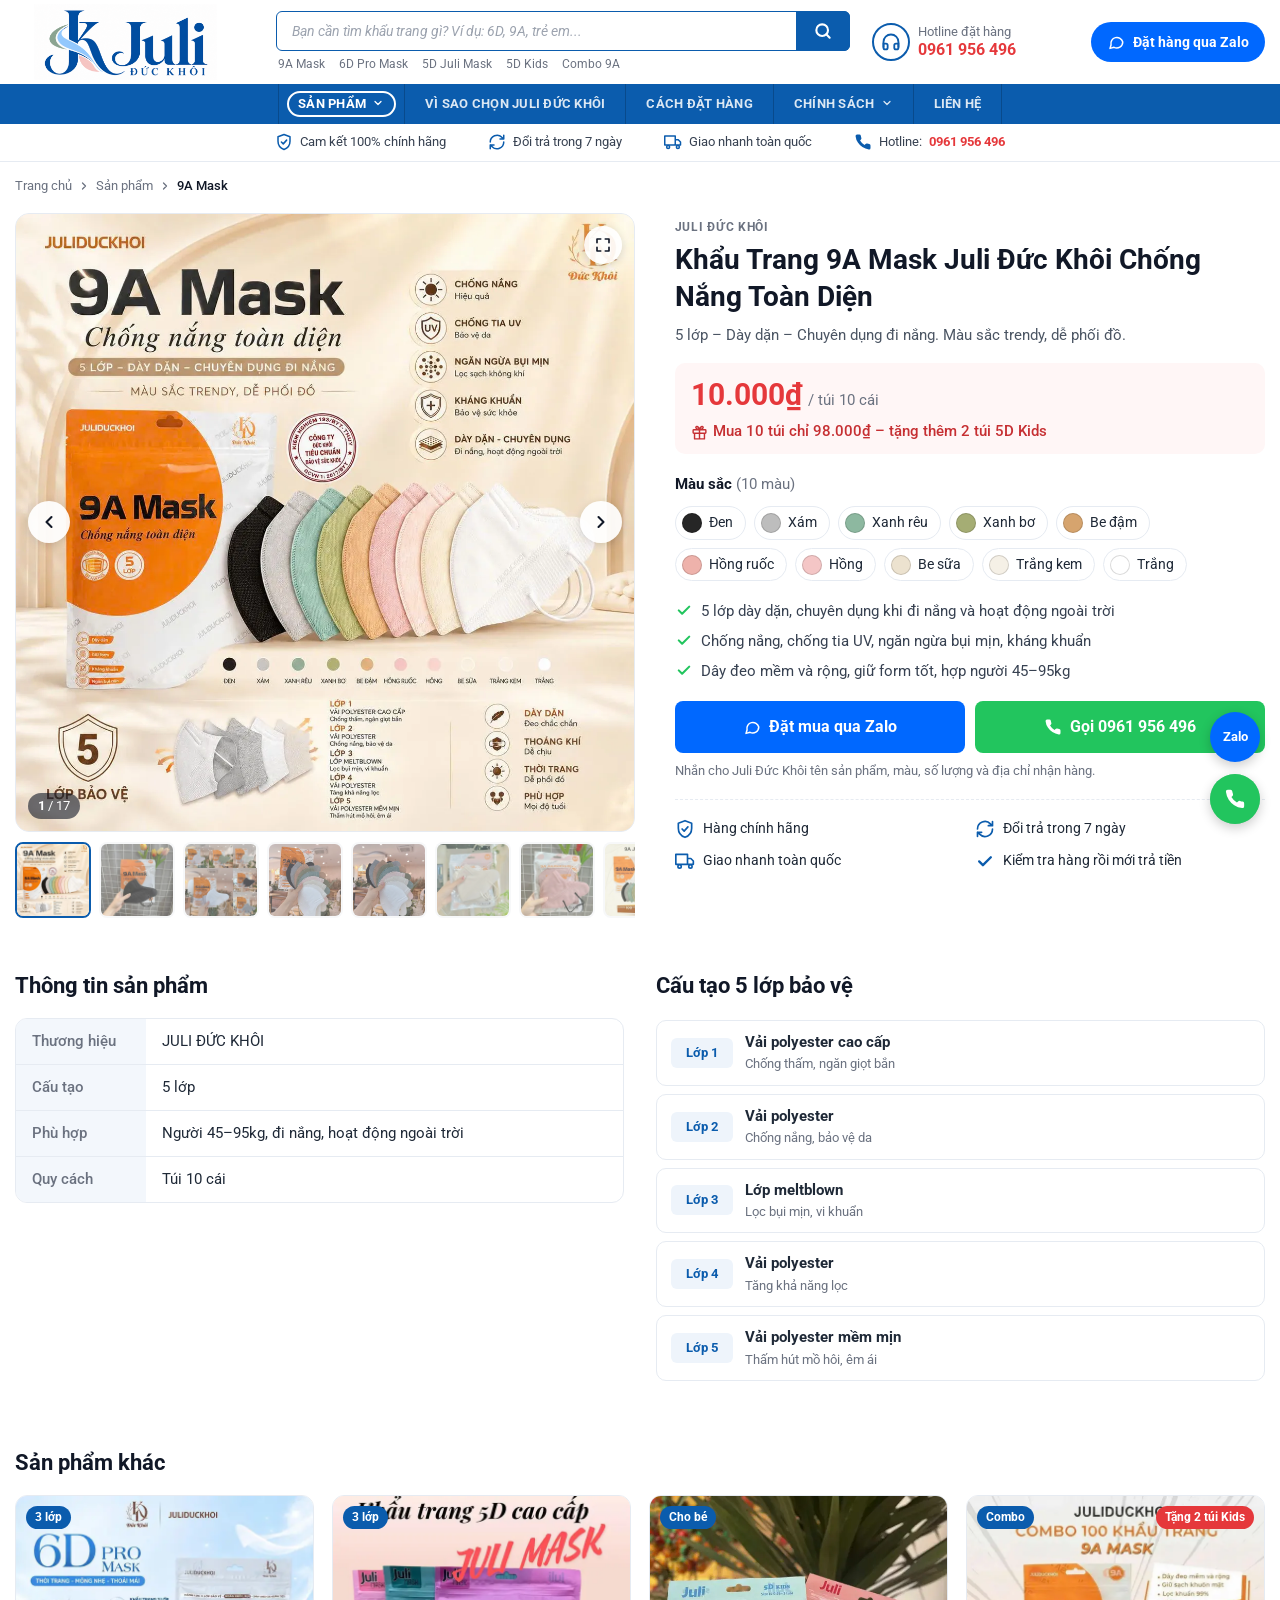
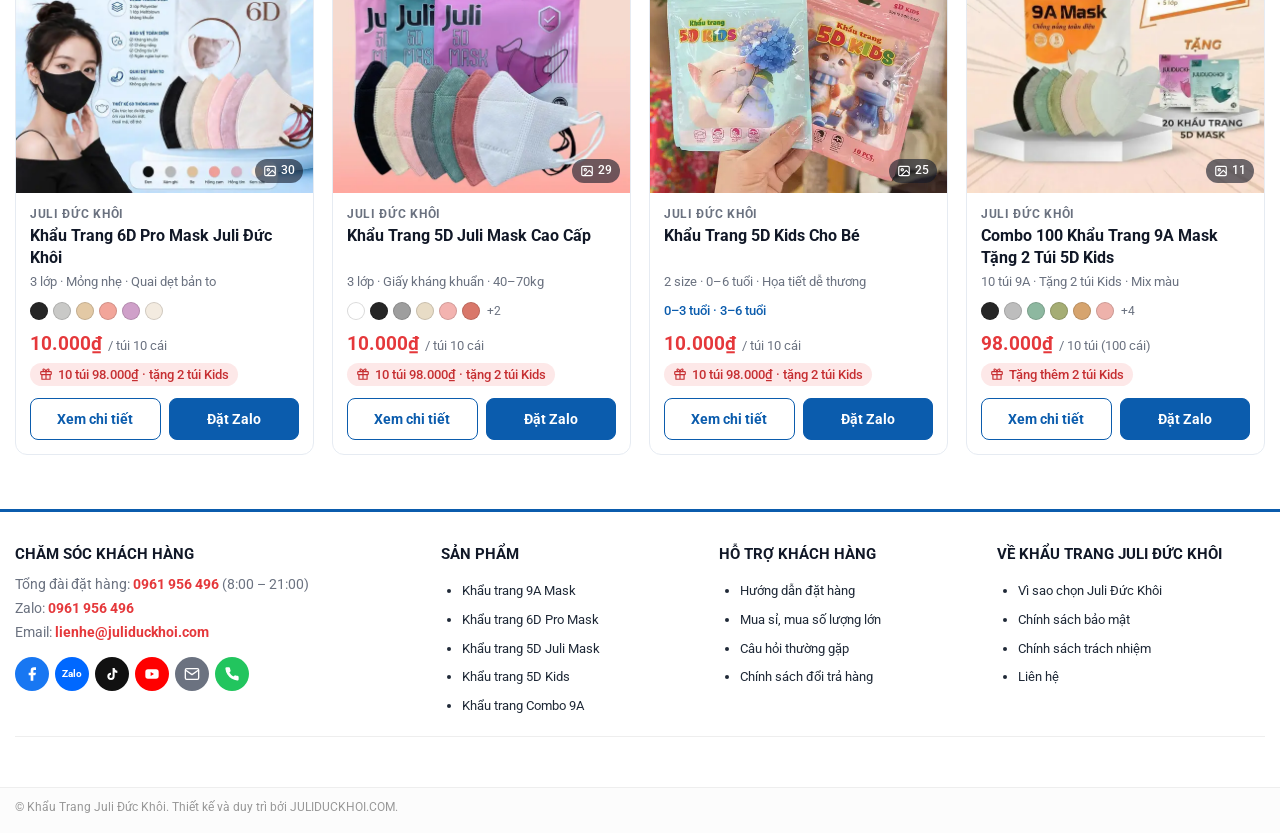
<file: khau-trang-9a-mask.html>
<!DOCTYPE html>
<html lang="vi">
<head>
  <meta charset="UTF-8">
  <meta name="viewport" content="width=device-width, initial-scale=1">
  <title>Khẩu Trang 9A Mask Chống Nắng 5 Lớp | Juli Đức Khôi</title>
  <meta name="description" content="Khẩu trang 9A Mask Juli Đức Khôi 5 lớp dày dặn, chống nắng, chống tia UV, ngăn bụi mịn, 10 màu, hợp người 45–95kg. Chỉ 10.000₫/túi 10 cái, giao toàn quốc.">
  <link rel="canonical" href="https://juliduckhoi.com/khau-trang-9a-mask">
  <meta name="robots" content="index, follow, max-image-preview:large">
  <link rel="icon" href="images/icons/favicon-32.png?v=2" sizes="32x32" type="image/png">
  <link rel="icon" href="images/icons/favicon-48.png?v=2" sizes="48x48" type="image/png">
  <link rel="apple-touch-icon" href="images/icons/apple-touch-icon.png?v=2">
  <meta property="og:type" content="product">
  <meta property="og:site_name" content="Khẩu Trang Juli Đức Khôi">
  <meta property="og:locale" content="vi_VN">
  <meta property="og:url" content="https://juliduckhoi.com/khau-trang-9a-mask">
  <meta property="og:title" content="Khẩu Trang 9A Mask Chống Nắng 5 Lớp | Juli Đức Khôi">
  <meta property="og:description" content="Khẩu trang 9A Mask Juli Đức Khôi 5 lớp dày dặn, chống nắng, chống tia UV, ngăn bụi mịn, 10 màu, hợp người 45–95kg. Chỉ 10.000₫/túi 10 cái, giao toàn quốc.">
  <meta property="og:image" content="https://juliduckhoi.com/images/og/khau-trang-9a-mask.jpg">
  <meta property="og:image:width" content="1200">
  <meta property="og:image:height" content="630">
  <meta property="og:image:alt" content="Khẩu Trang 9A Mask Chống Nắng 5 Lớp | Juli Đức Khôi">
  <meta property="product:price:amount" content="10000">
  <meta property="product:price:currency" content="VND">
  <meta name="twitter:card" content="summary_large_image">
  <meta name="theme-color" content="#0b5cad">
  <link rel="preconnect" href="https://fonts.googleapis.com">
  <link rel="preconnect" href="https://fonts.gstatic.com" crossorigin>
  <link href="https://fonts.googleapis.com/css2?family=Roboto:ital,wght@0,400;0,500;0,700;0,900;1,900&display=swap" rel="stylesheet">
  <link rel="stylesheet" href="css/style.css">
  <script type="application/ld+json">
{
  "@context": "https://schema.org",
  "@graph": [
    {
      "@type": "Product",
      "@id": "https://juliduckhoi.com/khau-trang-9a-mask#product",
      "name": "Khẩu Trang 9A Mask Juli Đức Khôi Chống Nắng Toàn Diện",
      "description": "Khẩu trang 9A Mask Juli Đức Khôi 5 lớp dày dặn, chống nắng, chống tia UV, ngăn bụi mịn, 10 màu, hợp người 45–95kg. Chỉ 10.000₫/túi 10 cái, giao toàn quốc.",
      "sku": "khau-trang-9a-mask",
      "category": "Khẩu trang",
      "image": [
        "https://juliduckhoi.com/assets/products/9a-mask/00.webp",
        "https://juliduckhoi.com/assets/products/9a-mask/01.webp",
        "https://juliduckhoi.com/assets/products/9a-mask/02.webp",
        "https://juliduckhoi.com/assets/products/9a-mask/03.webp"
      ],
      "brand": {
        "@type": "Brand",
        "name": "Juli Đức Khôi"
      },
      "offers": {
        "@type": "Offer",
        "url": "https://juliduckhoi.com/khau-trang-9a-mask",
        "price": "10000",
        "priceCurrency": "VND",
        "availability": "https://schema.org/InStock",
        "itemCondition": "https://schema.org/NewCondition",
        "seller": {
          "@type": "Organization",
          "name": "Khẩu Trang Juli Đức Khôi",
          "url": "https://juliduckhoi.com/"
        }
      }
    },
    {
      "@type": "BreadcrumbList",
      "itemListElement": [
        {
          "@type": "ListItem",
          "position": 1,
          "name": "Trang chủ",
          "item": "https://juliduckhoi.com/"
        },
        {
          "@type": "ListItem",
          "position": 2,
          "name": "9A Mask",
          "item": "https://juliduckhoi.com/khau-trang-9a-mask"
        }
      ]
    }
  ]
}
  </script>
</head>
<body>

<!-- Bộ icon SVG dùng chung -->
<svg xmlns="http://www.w3.org/2000/svg" style="display:none">
  <symbol id="i-search" viewBox="0 0 24 24"><g fill="none" stroke="currentColor" stroke-width="2.5" stroke-linecap="round"><circle cx="11" cy="11" r="7"/><path d="M20 20l-4-4"/></g></symbol>
  <symbol id="i-menu" viewBox="0 0 24 24"><g fill="none" stroke="currentColor" stroke-width="2" stroke-linecap="round"><path d="M3 6h18M3 12h18M3 18h18"/></g></symbol>
  <symbol id="i-chevron-right" viewBox="0 0 24 24"><path d="M9 18l6-6-6-6" fill="none" stroke="currentColor" stroke-width="2.5" stroke-linecap="round" stroke-linejoin="round"/></symbol>
  <symbol id="i-chevron-left" viewBox="0 0 24 24"><path d="M15 18l-6-6 6-6" fill="none" stroke="currentColor" stroke-width="2.5" stroke-linecap="round" stroke-linejoin="round"/></symbol>
  <symbol id="i-image" viewBox="0 0 24 24"><g fill="none" stroke="currentColor" stroke-width="2" stroke-linejoin="round"><rect x="3" y="4" width="18" height="16" rx="2"/><circle cx="9" cy="10" r="2"/><path d="M21 16l-5-5-9 9"/></g></symbol>
  <symbol id="i-expand" viewBox="0 0 24 24"><path d="M4 9V4h5M20 9V4h-5M4 15v5h5M20 15v5h-5" fill="none" stroke="currentColor" stroke-width="2.2" stroke-linecap="round" stroke-linejoin="round"/></symbol>
  <symbol id="i-chevron-down" viewBox="0 0 24 24"><path d="M6 9l6 6 6-6" fill="none" stroke="currentColor" stroke-width="2.5" stroke-linecap="round" stroke-linejoin="round"/></symbol>
  <symbol id="i-chevron-up" viewBox="0 0 24 24"><path d="M18 15l-6-6-6 6" fill="none" stroke="currentColor" stroke-width="2.5" stroke-linecap="round" stroke-linejoin="round"/></symbol>
  <symbol id="i-check" viewBox="0 0 24 24"><path d="M5 12.5l4.5 4.5L19 7.5" fill="none" stroke="currentColor" stroke-width="2.8" stroke-linecap="round" stroke-linejoin="round"/></symbol>
  <symbol id="i-shield" viewBox="0 0 24 24"><g fill="none" stroke="currentColor" stroke-width="2" stroke-linecap="round" stroke-linejoin="round"><path d="M12 2l8 3v6c0 5-3.4 9.3-8 11-4.6-1.7-8-6-8-11V5z"/><path d="M8.5 12l2.5 2.5 4.5-5"/></g></symbol>
  <symbol id="i-layers" viewBox="0 0 24 24"><g fill="none" stroke="currentColor" stroke-width="2" stroke-linejoin="round"><path d="M12 2l10 5-10 5L2 7z"/><path d="M2 12l10 5 10-5M2 17l10 5 10-5"/></g></symbol>
  <symbol id="i-wind" viewBox="0 0 24 24"><path d="M3 8h11a3 3 0 1 0-3-3M3 12h16a3 3 0 1 1-3 3M3 16h7" fill="none" stroke="currentColor" stroke-width="2" stroke-linecap="round"/></symbol>
  <symbol id="i-badge" viewBox="0 0 24 24"><g fill="none" stroke="currentColor" stroke-width="2" stroke-linejoin="round"><circle cx="12" cy="9" r="6"/><path d="M8.5 14L7 22l5-3 5 3-1.5-8"/><path d="M9.5 9l1.8 1.8L14.8 7.5" stroke-linecap="round"/></g></symbol>
  <symbol id="i-refresh" viewBox="0 0 24 24"><g fill="none" stroke="currentColor" stroke-width="2" stroke-linecap="round" stroke-linejoin="round"><path d="M3 12a9 9 0 0 1 15.5-6.2L21 8M21 3v5h-5M21 12a9 9 0 0 1-15.5 6.2L3 16M3 21v-5h5"/></g></symbol>
  <symbol id="i-truck" viewBox="0 0 24 24"><g fill="none" stroke="currentColor" stroke-width="2" stroke-linejoin="round"><path d="M1 4h14v12H1zM15 9h4l3 3v4h-7"/><circle cx="5.5" cy="18.5" r="2"/><circle cx="18.5" cy="18.5" r="2"/></g></symbol>
  <symbol id="i-home" viewBox="0 0 24 24"><path d="M3 10.5L12 3l9 7.5V21h-6v-6H9v6H3z" fill="none" stroke="currentColor" stroke-width="2" stroke-linejoin="round"/></symbol>
  <symbol id="i-grid" viewBox="0 0 24 24"><g fill="none" stroke="currentColor" stroke-width="2"><rect x="3" y="3" width="7" height="7" rx="1.5"/><rect x="14" y="3" width="7" height="7" rx="1.5"/><rect x="3" y="14" width="7" height="7" rx="1.5"/><rect x="14" y="14" width="7" height="7" rx="1.5"/></g></symbol>
  <symbol id="i-chat" viewBox="0 0 24 24"><path d="M21 12a8 8 0 0 1-11.6 7.1L4 20.5l1.4-4.6A8 8 0 1 1 21 12z" fill="none" stroke="currentColor" stroke-width="2" stroke-linejoin="round"/></symbol>
  <symbol id="i-gift" viewBox="0 0 24 24"><g fill="none" stroke="currentColor" stroke-width="2" stroke-linejoin="round"><rect x="3" y="8" width="18" height="5" rx="1"/><path d="M5 13v8h14v-8M12 8v13M12 8S10.5 3 8 3.5 7 8 12 8zM12 8s1.5-5 4-4.5S17 8 12 8z"/></g></symbol>
  <symbol id="i-facebook" viewBox="0 0 24 24"><path d="M18 2h-3a5 5 0 0 0-5 5v3H7v4h3v8h4v-8h3l1-4h-4V7a1 1 0 0 1 1-1h3z" fill="currentColor"/></symbol>
  <symbol id="i-tiktok" viewBox="0 0 24 24"><path d="M16 3c.3 2.4 1.8 4 4 4.3v3.1c-1.5 0-2.9-.4-4-1.2v6.3A5.5 5.5 0 1 1 10.5 10v3.2a2.4 2.4 0 1 0 2.4 2.3V3H16z" fill="currentColor"/></symbol>
  <symbol id="i-mail" viewBox="0 0 24 24"><g fill="none" stroke="currentColor" stroke-width="2" stroke-linejoin="round"><rect x="2" y="4" width="20" height="16" rx="2"/><path d="M22 6l-10 7L2 6"/></g></symbol>
  <symbol id="i-phone" viewBox="0 0 24 24"><path d="M22 16.9v3a2 2 0 0 1-2.2 2 19.8 19.8 0 0 1-8.6-3.1 19.5 19.5 0 0 1-6-6A19.8 19.8 0 0 1 2.1 4.2 2 2 0 0 1 4.1 2h3a2 2 0 0 1 2 1.7c.1 1 .4 1.9.7 2.8a2 2 0 0 1-.5 2.1L8.1 9.9a16 16 0 0 0 6 6l1.3-1.3a2 2 0 0 1 2.1-.5c.9.3 1.8.6 2.8.7a2 2 0 0 1 1.7 2z" fill="currentColor"/></symbol>
  <symbol id="i-youtube" viewBox="0 0 24 24"><path fill-rule="evenodd" d="M2 9a4 4 0 0 1 4-4h12a4 4 0 0 1 4 4v6a4 4 0 0 1-4 4H6a4 4 0 0 1-4-4zM10 9v6l5-3z" fill="currentColor"/></symbol>
</svg>

<a class="skip-link" href="#main" style="position:absolute;left:-9999px">Bỏ qua nội dung</a>

<!-- ================= HEADER ================= -->
<header id="header" class="header">
  <div class="header-wrapper">

    <div id="masthead" class="header-main">
      <div class="header-inner container">

        <!-- Nút menu (mobile) -->
        <button class="icon-btn show-for-medium" data-open="main-menu" aria-label="Menu">
          <svg><use href="#i-menu"/></svg>
        </button>

        <div id="logo" class="logo">
          <a href="index.html" title="Khẩu Trang Juli Đức Khôi"><img src="images/logo.png" alt="Khẩu Trang Juli Đức Khôi" width="720" height="300"></a>
        </div>

        <div class="header-block hide-for-medium">
          <div class="col-search">
            <form class="search-form" role="search" action="index.html" data-search>
              <input id="search-1" type="search" name="q" placeholder="Bạn cần tìm khẩu trang gì? Ví dụ: 6D, 9A, trẻ em..." autocomplete="off" aria-label="Tìm kiếm sản phẩm">
              <button type="submit" aria-label="Tìm kiếm"><svg width="20" height="20"><use href="#i-search"/></svg></button>
            </form>
            <div class="search-keys">
              <a href="khau-trang-9a-mask.html">9A Mask</a>
              <a href="khau-trang-6d-pro-mask.html">6D Pro Mask</a>
              <a href="khau-trang-5d-juli-mask.html">5D Juli Mask</a>
              <a href="khau-trang-5d-kids.html">5D Kids</a>
              <a href="khau-trang-combo-9a-mask.html">Combo 9A</a>
            </div>
          </div>
          <div class="col-support">
            <a class="support-box" href="tel:0961956496">
              <svg class="icon" viewBox="0 0 42 40">
                <circle cx="21" cy="20" r="18" fill="none" stroke="#0b5cad" stroke-width="2"/>
                <g transform="translate(11 10) scale(.83)" fill="none" stroke="#0b5cad" stroke-width="2.2" stroke-linecap="round">
                  <path d="M3 18v-6a9 9 0 0 1 18 0v6"/>
                  <path d="M21 19a2 2 0 0 1-2 2h-1a2 2 0 0 1-2-2v-3a2 2 0 0 1 2-2h3zM3 19a2 2 0 0 0 2 2h1a2 2 0 0 0 2-2v-3a2 2 0 0 0-2-2H3z"/>
                </g>
              </svg>
              <p>Hotline đặt hàng<br><b>0961 956 496</b></p>
            </a>
          </div>
        </div>

        <div class="header-cta hide-for-medium">
          <a class="btn-zalo-head" href="https://zalo.me/0961956496" target="_blank" rel="noopener">
            <svg><use href="#i-chat"/></svg>Đặt hàng qua Zalo
          </a>
        </div>

        <!-- Gọi điện (mobile) -->
        <a class="icon-btn show-for-medium" href="tel:0961956496" aria-label="Gọi điện" style="color:#22c55e">
          <svg><use href="#i-phone"/></svg>
        </a>
      </div>
    </div>

    <div id="wide-nav" class="header-bottom">
      <div class="header-bottom-inner container">
        <ul class="nav-main hide-for-medium">
          <li class="has-dd active" data-dd="sp">
            <a href="index.html#san-pham">Sản phẩm <svg><use href="#i-chevron-down"/></svg></a>
            <ul class="dd">
              <li class="active"><a href="khau-trang-9a-mask.html" aria-current="page">Khẩu Trang 9A Mask Juli Đức Khôi Chống Nắng Toàn Diện</a></li>
              <li><a href="khau-trang-6d-pro-mask.html">Khẩu Trang 6D Pro Mask Juli Đức Khôi</a></li>
              <li><a href="khau-trang-5d-juli-mask.html">Khẩu Trang 5D Juli Mask Cao Cấp</a></li>
              <li><a href="khau-trang-5d-kids.html">Khẩu Trang 5D Kids Cho Bé</a></li>
              <li><a href="khau-trang-combo-9a-mask.html">Combo 100 Khẩu Trang 9A Mask Tặng 2 Túi 5D Kids</a></li>
            </ul>
          </li>
          <li><a href="index.html#vi-sao">Vì sao chọn Juli Đức Khôi</a></li>
          <li><a href="index.html#dat-hang">Cách đặt hàng</a></li>
          <li class="has-dd" data-dd="cs">
            <a href="chinh-sach-doi-tra-hang.html">Chính sách <svg><use href="#i-chevron-down"/></svg></a>
            <ul class="dd">
              <li><a href="chinh-sach-doi-tra-hang.html">Chính sách đổi trả hàng</a></li>
              <li><a href="chinh-sach-bao-mat.html">Chính sách bảo mật</a></li>
              <li><a href="chinh-sach-trach-nhiem.html">Chính sách trách nhiệm</a></li>
            </ul>
          </li>
          <li><a href="#footer">Liên hệ</a></li>
        </ul>

        <!-- Ô tìm kiếm (mobile) -->
        <form class="search-form show-for-medium" role="search" action="index.html" data-search>
          <input type="search" name="q" placeholder="Bạn cần tìm khẩu trang gì?" autocomplete="off" aria-label="Tìm kiếm sản phẩm">
          <button type="submit" aria-label="Tìm kiếm"><svg width="20" height="20"><use href="#i-search"/></svg></button>
        </form>
      </div>
    </div>

  </div>
</header>

<!-- Dải cam kết -->
<div class="trust-bar">
  <div class="container trust-inner">
    <span><svg><use href="#i-shield"/></svg>Cam kết 100% chính hãng</span>
    <span><svg><use href="#i-refresh"/></svg>Đổi trả trong 7 ngày</span>
    <span><svg><use href="#i-truck"/></svg>Giao nhanh toàn quốc</span>
    <span><svg><use href="#i-phone"/></svg>Hotline: <a href="tel:0961956496">0961 956 496</a></span>
  </div>
</div>

<!-- ================= MAIN ================= -->
<main id="main">
  <div class="container pd-page">
    <nav class="breadcrumb" aria-label="Đường dẫn">
      <a href="index.html">Trang chủ</a><svg><use href="#i-chevron-right"/></svg><a href="index.html#san-pham">Sản phẩm</a><svg><use href="#i-chevron-right"/></svg><span>9A Mask</span>
    </nav>

    <div class="pd">
      <div class="pd-gallery" data-gallery>
        <div class="pd-main">
          <img id="pd-main-img" fetchpriority="high" src="assets/products/9a-mask/00.webp" alt="Khẩu Trang 9A Mask Juli Đức Khôi Chống Nắng Toàn Diện" width="1200" height="1200">
          <button type="button" class="pd-nav pd-prev" aria-label="Ảnh trước"><svg><use href="#i-chevron-left"/></svg></button>
          <button type="button" class="pd-nav pd-next" aria-label="Ảnh sau"><svg><use href="#i-chevron-right"/></svg></button>
          <button type="button" class="pd-zoom" aria-label="Phóng to ảnh"><svg><use href="#i-expand"/></svg></button>
          <span class="pd-counter"><b data-cur>1</b> / 17</span>
        </div>
        <div class="pd-thumbs">
            <button type="button" class="pd-thumb active" data-i="0" data-src="assets/products/9a-mask/00.webp" data-w="1200" data-h="1200" aria-label="Ảnh 1"><img src="assets/products/9a-mask/thumbs/00.webp" alt="" width="600" height="600" loading="lazy"></button>
            <button type="button" class="pd-thumb" data-i="1" data-src="assets/products/9a-mask/01.webp" data-w="1024" data-h="1024" aria-label="Ảnh 2"><img src="assets/products/9a-mask/thumbs/01.webp" alt="" width="600" height="600" loading="lazy"></button>
            <button type="button" class="pd-thumb" data-i="2" data-src="assets/products/9a-mask/02.webp" data-w="1200" data-h="1200" aria-label="Ảnh 3"><img src="assets/products/9a-mask/thumbs/02.webp" alt="" width="600" height="600" loading="lazy"></button>
            <button type="button" class="pd-thumb" data-i="3" data-src="assets/products/9a-mask/03.webp" data-w="900" data-h="1200" aria-label="Ảnh 4"><img src="assets/products/9a-mask/thumbs/03.webp" alt="" width="450" height="600" loading="lazy"></button>
            <button type="button" class="pd-thumb" data-i="4" data-src="assets/products/9a-mask/04.webp" data-w="900" data-h="1200" aria-label="Ảnh 5"><img src="assets/products/9a-mask/thumbs/04.webp" alt="" width="450" height="600" loading="lazy"></button>
            <button type="button" class="pd-thumb" data-i="5" data-src="assets/products/9a-mask/05.webp" data-w="1024" data-h="1024" aria-label="Ảnh 6"><img src="assets/products/9a-mask/thumbs/05.webp" alt="" width="600" height="600" loading="lazy"></button>
            <button type="button" class="pd-thumb" data-i="6" data-src="assets/products/9a-mask/06.webp" data-w="1024" data-h="1024" aria-label="Ảnh 7"><img src="assets/products/9a-mask/thumbs/06.webp" alt="" width="600" height="600" loading="lazy"></button>
            <button type="button" class="pd-thumb" data-i="7" data-src="assets/products/9a-mask/07.webp" data-w="1024" data-h="1024" aria-label="Ảnh 8"><img src="assets/products/9a-mask/thumbs/07.webp" alt="" width="600" height="600" loading="lazy"></button>
            <button type="button" class="pd-thumb" data-i="8" data-src="assets/products/9a-mask/08.webp" data-w="900" data-h="1200" aria-label="Ảnh 9"><img src="assets/products/9a-mask/thumbs/08.webp" alt="" width="450" height="600" loading="lazy"></button>
            <button type="button" class="pd-thumb" data-i="9" data-src="assets/products/9a-mask/09.webp" data-w="900" data-h="1200" aria-label="Ảnh 10"><img src="assets/products/9a-mask/thumbs/09.webp" alt="" width="450" height="600" loading="lazy"></button>
            <button type="button" class="pd-thumb" data-i="10" data-src="assets/products/9a-mask/10.webp" data-w="900" data-h="1200" aria-label="Ảnh 11"><img src="assets/products/9a-mask/thumbs/10.webp" alt="" width="450" height="600" loading="lazy"></button>
            <button type="button" class="pd-thumb" data-i="11" data-src="assets/products/9a-mask/11.webp" data-w="900" data-h="1200" aria-label="Ảnh 12"><img src="assets/products/9a-mask/thumbs/11.webp" alt="" width="450" height="600" loading="lazy"></button>
            <button type="button" class="pd-thumb" data-i="12" data-src="assets/products/9a-mask/12.webp" data-w="900" data-h="1200" aria-label="Ảnh 13"><img src="assets/products/9a-mask/thumbs/12.webp" alt="" width="450" height="600" loading="lazy"></button>
            <button type="button" class="pd-thumb" data-i="13" data-src="assets/products/9a-mask/13.webp" data-w="900" data-h="1200" aria-label="Ảnh 14"><img src="assets/products/9a-mask/thumbs/13.webp" alt="" width="450" height="600" loading="lazy"></button>
            <button type="button" class="pd-thumb" data-i="14" data-src="assets/products/9a-mask/14.webp" data-w="900" data-h="1200" aria-label="Ảnh 15"><img src="assets/products/9a-mask/thumbs/14.webp" alt="" width="450" height="600" loading="lazy"></button>
            <button type="button" class="pd-thumb" data-i="15" data-src="assets/products/9a-mask/15.webp" data-w="900" data-h="1200" aria-label="Ảnh 16"><img src="assets/products/9a-mask/thumbs/15.webp" alt="" width="450" height="600" loading="lazy"></button>
            <button type="button" class="pd-thumb" data-i="16" data-src="assets/products/9a-mask/16.webp" data-w="900" data-h="1200" aria-label="Ảnh 17"><img src="assets/products/9a-mask/thumbs/16.webp" alt="" width="450" height="600" loading="lazy"></button>
        </div>
      </div>

      <div class="pd-info">
        <span class="p-brand">Juli Đức Khôi</span>
        <h1>Khẩu Trang 9A Mask Juli Đức Khôi Chống Nắng Toàn Diện</h1>
        <p class="pd-tagline">5 lớp – Dày dặn – Chuyên dụng đi nắng. Màu sắc trendy, dễ phối đồ.</p>
        <div class="pd-price price"><span class="amount">10.000₫</span><span class="unit">/ túi 10 cái</span><span class="deal"><svg><use href="#i-gift"/></svg>Mua 10 túi chỉ 98.000₫ – tặng thêm 2 túi 5D Kids</span></div>
        <div class="pd-opt">
          <h3>Màu sắc <span>(10 màu)</span></h3>
          <ul class="pd-colors"><li><i style="--c:#262626"></i>Đen</li><li><i style="--c:#bdbdbd"></i>Xám</li><li><i style="--c:#8db8a0"></i>Xanh rêu</li><li><i style="--c:#a5ad74"></i>Xanh bơ</li><li><i style="--c:#d6a46e"></i>Be đậm</li><li><i style="--c:#eeb2ab"></i>Hồng ruốc</li><li><i style="--c:#f4c6c6"></i>Hồng</li><li><i style="--c:#ece2cf"></i>Be sữa</li><li><i style="--c:#f5f0e6"></i>Trắng kem</li><li><i style="--c:#ffffff"></i>Trắng</li></ul>
        </div>
        <ul class="p-bullets">
            <li><svg><use href="#i-check"/></svg>5 lớp dày dặn, chuyên dụng khi đi nắng và hoạt động ngoài trời</li>
            <li><svg><use href="#i-check"/></svg>Chống nắng, chống tia UV, ngăn ngừa bụi mịn, kháng khuẩn</li>
            <li><svg><use href="#i-check"/></svg>Dây đeo mềm và rộng, giữ form tốt, hợp người 45–95kg</li>
        </ul>
        <div class="pd-btns">
          <a class="btn btn-zalo" href="https://zalo.me/0961956496" target="_blank" rel="noopener"><svg><use href="#i-chat"/></svg>Đặt mua qua Zalo</a>
          <a class="btn btn-call" href="tel:0961956496"><svg><use href="#i-phone"/></svg>Gọi 0961 956 496</a>
        </div>
        <p class="pd-note">Nhắn cho Juli Đức Khôi tên sản phẩm, màu, số lượng và địa chỉ nhận hàng.</p>
        <ul class="pd-trust">
          <li><svg><use href="#i-shield"/></svg>Hàng chính hãng</li>
          <li><svg><use href="#i-refresh"/></svg>Đổi trả trong 7 ngày</li>
          <li><svg><use href="#i-truck"/></svg>Giao nhanh toàn quốc</li>
          <li><svg><use href="#i-check"/></svg>Kiểm tra hàng rồi mới trả tiền</li>
        </ul>
      </div>
    </div>

    <div class="pd-more">
      <section class="pd-section">
        <h2>Thông tin sản phẩm</h2>
        <table class="pd-specs"><tr><th>Thương hiệu</th><td>JULI ĐỨC KHÔI</td></tr><tr><th>Cấu tạo</th><td>5 lớp</td></tr><tr><th>Phù hợp</th><td>Người 45–95kg, đi nắng, hoạt động ngoài trời</td></tr><tr><th>Quy cách</th><td>Túi 10 cái</td></tr></table>
      </section>

      <section class="pd-section">
        <h2>Cấu tạo 5 lớp bảo vệ</h2>
        <ol class="pd-layers">
          <li><span>Lớp 1</span><b>Vải polyester cao cấp</b><p>Chống thấm, ngăn giọt bắn</p></li>
          <li><span>Lớp 2</span><b>Vải polyester</b><p>Chống nắng, bảo vệ da</p></li>
          <li><span>Lớp 3</span><b>Lớp meltblown</b><p>Lọc bụi mịn, vi khuẩn</p></li>
          <li><span>Lớp 4</span><b>Vải polyester</b><p>Tăng khả năng lọc</p></li>
          <li><span>Lớp 5</span><b>Vải polyester mềm mịn</b><p>Thấm hút mồ hôi, êm ái</p></li>
        </ol>
      </section>
    </div>

    <section class="pd-section pd-others">
      <h2>Sản phẩm khác</h2>
      <div class="p-grid p-grid-others">
        <article class="p-card" id="sp-6d-pro-mask" data-name="khẩu trang 6d pro mask juliduckhoi 6d pro mask 6d pro mask khẩu trang 6d thời trang mỏng nhẹ chống nắng người lớn 3 lớp · mỏng nhẹ · quai dẹt bản to người lớn, đi làm, đi chơi hằng ngày juli đức khôi" data-tags="nguoi-lon">
          <a class="p-img" href="khau-trang-6d-pro-mask.html">
            <img src="assets/products/6d-pro-mask/thumbs/04.webp" alt="Khẩu Trang 6D Pro Mask Juli Đức Khôi" width="600" height="600" loading="lazy">
            <img class="p-img-alt" src="assets/products/6d-pro-mask/thumbs/01.webp" alt="" width="600" height="600" loading="lazy">
            <span class="badge">3 lớp</span>
            <span class="p-count"><svg><use href="#i-image"/></svg>30</span>
          </a>
          <div class="p-body">
            <span class="p-brand">Juli Đức Khôi</span>
            <h3 class="p-title"><a href="khau-trang-6d-pro-mask.html">Khẩu Trang 6D Pro Mask Juli Đức Khôi</a></h3>
            <p class="p-sub">3 lớp · Mỏng nhẹ · Quai dẹt bản to</p>
            <ul class="swatches" aria-label="6 màu"><li style="--c:#262626" title="Đen"></li><li style="--c:#c9c9c7" title="Xám ghi"></li><li style="--c:#e3c9a5" title="Be"></li><li style="--c:#f2a59a" title="Hồng cam"></li><li style="--c:#cfa0c9" title="Hồng tím"></li><li style="--c:#f3ebe0" title="Kem sữa"></li></ul>
            <div class="price"><span class="amount">10.000₫</span><span class="unit">/ túi 10 cái</span></div>
            <p class="deal"><svg><use href="#i-gift"/></svg>10 túi 98.000₫ · tặng 2 túi Kids</p>
            <div class="p-btns">
              <a class="btn-buy btn-buy-call" href="khau-trang-6d-pro-mask.html">Xem chi tiết</a>
              <a class="btn-buy" href="https://zalo.me/0961956496" target="_blank" rel="noopener">Đặt Zalo</a>
            </div>
          </div>
        </article>
        <article class="p-card" id="sp-5d-juli-mask" data-name="khẩu trang 5d juli mask cao cấp 5d juli mask 5d juli mask khẩu trang 5d kháng khuẩn người lớn 3 lớp · giấy kháng khuẩn · 40–70kg người 40–70kg, dùng hằng ngày juli đức khôi" data-tags="nguoi-lon">
          <a class="p-img" href="khau-trang-5d-juli-mask.html">
            <img src="assets/products/5d-juli-mask/thumbs/01.webp" alt="Khẩu Trang 5D Juli Mask Cao Cấp" width="600" height="600" loading="lazy">
            <img class="p-img-alt" src="assets/products/5d-juli-mask/thumbs/02.webp" alt="" width="600" height="600" loading="lazy">
            <span class="badge">3 lớp</span>
            <span class="p-count"><svg><use href="#i-image"/></svg>29</span>
          </a>
          <div class="p-body">
            <span class="p-brand">Juli Đức Khôi</span>
            <h3 class="p-title"><a href="khau-trang-5d-juli-mask.html">Khẩu Trang 5D Juli Mask Cao Cấp</a></h3>
            <p class="p-sub">3 lớp · Giấy kháng khuẩn · 40–70kg</p>
            <ul class="swatches" aria-label="8 màu"><li style="--c:#ffffff" title="Trắng"></li><li style="--c:#262626" title="Đen"></li><li style="--c:#9e9e9e" title="Xám"></li><li style="--c:#e8dcc6" title="Be"></li><li style="--c:#f3b3b0" title="Hồng"></li><li style="--c:#d9776a" title="Cam đất"></li><li class="more">+2</li></ul>
            <div class="price"><span class="amount">10.000₫</span><span class="unit">/ túi 10 cái</span></div>
            <p class="deal"><svg><use href="#i-gift"/></svg>10 túi 98.000₫ · tặng 2 túi Kids</p>
            <div class="p-btns">
              <a class="btn-buy btn-buy-call" href="khau-trang-5d-juli-mask.html">Xem chi tiết</a>
              <a class="btn-buy" href="https://zalo.me/0961956496" target="_blank" rel="noopener">Đặt Zalo</a>
            </div>
          </div>
        </article>
        <article class="p-card" id="sp-5d-kids" data-name="khẩu trang 5d kids cho bé 5d kids 5d kids khẩu trang trẻ em em bé cho bé kid học sinh mầm non 2 size · 0–6 tuổi · họa tiết dễ thương bé từ 0 đến 6 tuổi juli đức khôi" data-tags="tre-em">
          <a class="p-img" href="khau-trang-5d-kids.html">
            <img src="assets/products/5d-kids/thumbs/01.webp" alt="Khẩu Trang 5D Kids Cho Bé" width="568" height="600" loading="lazy">
            <img class="p-img-alt" src="assets/products/5d-kids/thumbs/02.webp" alt="" width="600" height="566" loading="lazy">
            <span class="badge">Cho bé</span>
            <span class="p-count"><svg><use href="#i-image"/></svg>25</span>
          </a>
          <div class="p-body">
            <span class="p-brand">Juli Đức Khôi</span>
            <h3 class="p-title"><a href="khau-trang-5d-kids.html">Khẩu Trang 5D Kids Cho Bé</a></h3>
            <p class="p-sub">2 size · 0–6 tuổi · Họa tiết dễ thương</p>
            <p class="p-variant">0–3 tuổi · 3–6 tuổi</p>
            <div class="price"><span class="amount">10.000₫</span><span class="unit">/ túi 10 cái</span></div>
            <p class="deal"><svg><use href="#i-gift"/></svg>10 túi 98.000₫ · tặng 2 túi Kids</p>
            <div class="p-btns">
              <a class="btn-buy btn-buy-call" href="khau-trang-5d-kids.html">Xem chi tiết</a>
              <a class="btn-buy" href="https://zalo.me/0961956496" target="_blank" rel="noopener">Đặt Zalo</a>
            </div>
          </div>
        </article>
        <article class="p-card" id="sp-combo-9a-mask" data-name="combo 100 khẩu trang 9a mask tặng 2 túi 5d kids combo 9a combo 100 khẩu trang 9a tặng 5d kids mua sỉ thùng gia đình mua nhiều người lớn 10 túi 9a · tặng 2 túi kids · mix màu gia đình, nhóm bạn, dùng lâu dài (45–95kg) juli đức khôi" data-tags="nguoi-lon combo">
          <a class="p-img" href="khau-trang-combo-9a-mask.html">
            <img src="assets/products/combo-9a-mask/thumbs/01.webp" alt="Combo 100 Khẩu Trang 9A Mask Tặng 2 Túi 5D Kids" width="600" height="600" loading="lazy">
            <img class="p-img-alt" src="assets/products/combo-9a-mask/thumbs/02.webp" alt="" width="600" height="600" loading="lazy">
            <span class="badge">Combo</span>
            <span class="ribbon">Tặng 2 túi Kids</span>
            <span class="p-count"><svg><use href="#i-image"/></svg>11</span>
          </a>
          <div class="p-body">
            <span class="p-brand">Juli Đức Khôi</span>
            <h3 class="p-title"><a href="khau-trang-combo-9a-mask.html">Combo 100 Khẩu Trang 9A Mask Tặng 2 Túi 5D Kids</a></h3>
            <p class="p-sub">10 túi 9A · Tặng 2 túi Kids · Mix màu</p>
            <ul class="swatches" aria-label="10 màu"><li style="--c:#262626" title="Đen"></li><li style="--c:#bdbdbd" title="Xám"></li><li style="--c:#8db8a0" title="Xanh rêu"></li><li style="--c:#a5ad74" title="Xanh bơ"></li><li style="--c:#d6a46e" title="Be đậm"></li><li style="--c:#eeb2ab" title="Hồng ruốc"></li><li class="more">+4</li></ul>
            <div class="price"><span class="amount">98.000₫</span><span class="unit">/ 10 túi (100 cái)</span></div>
            <p class="deal"><svg><use href="#i-gift"/></svg>Tặng thêm 2 túi Kids</p>
            <div class="p-btns">
              <a class="btn-buy btn-buy-call" href="khau-trang-combo-9a-mask.html">Xem chi tiết</a>
              <a class="btn-buy" href="https://zalo.me/0961956496" target="_blank" rel="noopener">Đặt Zalo</a>
            </div>
          </div>
        </article>
      </div>
    </section>
  </div>
</main>

<!-- Xem ảnh lớn -->
<div id="lightbox" class="lightbox" hidden>
  <button type="button" class="lb-close" aria-label="Đóng">&times;</button>
  <button type="button" class="lb-nav lb-prev" aria-label="Ảnh trước"><svg><use href="#i-chevron-left"/></svg></button>
  <img id="lb-img" src="assets/products/9a-mask/00.webp" alt="Khẩu Trang 9A Mask Juli Đức Khôi Chống Nắng Toàn Diện">
  <button type="button" class="lb-nav lb-next" aria-label="Ảnh sau"><svg><use href="#i-chevron-right"/></svg></button>
  <span class="lb-counter"><b data-cur>1</b> / 16</span>
</div>

<!-- ================= FOOTER ================= -->
<footer id="footer" class="footer-wrapper">
  <section class="footer-section">
    <div class="container">
      <div class="row1">
        <div class="col-4">
          <div class="ft-title"><strong>CHĂM SÓC KHÁCH HÀNG</strong></div>
          <p class="ft-hotline">
            Tổng đài đặt hàng: <a href="tel:0961956496">0961 956 496</a> (8:00 – 21:00)<br>
            Zalo: <a href="https://zalo.me/0961956496" target="_blank" rel="noopener">0961 956 496</a><br>
            Email: <a href="mailto:lienhe@juliduckhoi.com">lienhe@juliduckhoi.com</a>
          </p>
          <div class="social-icons">
            <a class="facebook" href="#" aria-label="Facebook"><svg><use href="#i-facebook"/></svg></a>
            <a class="zalo" href="https://zalo.me/0961956496" target="_blank" rel="noopener" aria-label="Zalo">Zalo</a>
            <a class="tiktok" href="https://www.tiktok.com/@khautrangjulimask" target="_blank" rel="noopener" aria-label="TikTok"><svg><use href="#i-tiktok"/></svg></a>
            <a class="youtube" href="#" aria-label="YouTube"><svg><use href="#i-youtube"/></svg></a>
            <a class="email" href="mailto:lienhe@juliduckhoi.com" aria-label="E-mail"><svg><use href="#i-mail"/></svg></a>
            <a class="phone" href="tel:0961956496" aria-label="Điện thoại"><svg><use href="#i-phone"/></svg></a>
          </div>
        </div>

        <div class="col-8">
          <div class="sub-col">
            <h4>Sản phẩm</h4>
            <ul>
              <li class="active"><a href="khau-trang-9a-mask.html" aria-current="page">Khẩu trang 9A Mask</a></li>
              <li><a href="khau-trang-6d-pro-mask.html">Khẩu trang 6D Pro Mask</a></li>
              <li><a href="khau-trang-5d-juli-mask.html">Khẩu trang 5D Juli Mask</a></li>
              <li><a href="khau-trang-5d-kids.html">Khẩu trang 5D Kids</a></li>
              <li><a href="khau-trang-combo-9a-mask.html">Khẩu trang Combo 9A</a></li>
            </ul>
          </div>
          <div class="sub-col">
            <h4>Hỗ trợ khách hàng</h4>
            <ul>
              <li><a href="index.html#dat-hang">Hướng dẫn đặt hàng</a></li>
              <li><a href="index.html#mua-si">Mua sỉ, mua số lượng lớn</a></li>
              <li><a href="index.html#hoi-dap">Câu hỏi thường gặp</a></li>
              <li><a href="chinh-sach-doi-tra-hang.html">Chính sách đổi trả hàng</a></li>
            </ul>
          </div>
          <div class="sub-col">
            <h4>Về Khẩu Trang Juli Đức Khôi</h4>
            <ul>
              <li><a href="index.html#vi-sao">Vì sao chọn Juli Đức Khôi</a></li>
              <li><a href="chinh-sach-bao-mat.html">Chính sách bảo mật</a></li>
              <li><a href="chinh-sach-trach-nhiem.html">Chính sách trách nhiệm</a></li>
              <li><a href="#footer">Liên hệ</a></li>
            </ul>
          </div>
        </div>
      </div>
    </div>
  </section>

  <div class="absolute-footer">
    <div class="container">
      © Khẩu Trang Juli Đức Khôi. Thiết kế và duy trì bởi <a href="index.html">JULIDUCKHOI.COM</a>.
    </div>
  </div>
</footer>

<!-- Nút nổi: Zalo + Gọi điện (máy tính) -->
<div class="float-contact hide-for-medium">
  <a class="fc-zalo" href="https://zalo.me/0961956496" target="_blank" rel="noopener" aria-label="Chat Zalo">Zalo</a>
  <a class="fc-phone" href="tel:0961956496" aria-label="Gọi 0961 956 496"><svg><use href="#i-phone"/></svg></a>
</div>

<button id="top-link" class="back-to-top hide-for-medium" aria-label="Lên đầu trang">
  <svg><use href="#i-chevron-up"/></svg>
</button>

<!-- Thanh tab dưới cùng (điện thoại) -->
<nav class="tabbar show-for-medium" aria-label="Điều hướng nhanh">
  <a href="index.html" class="tb-home"><svg><use href="#i-home"/></svg><span>Trang chủ</span></a>
  <a href="index.html#san-pham"><svg><use href="#i-grid"/></svg><span>Sản phẩm</span></a>
  <a href="tel:0961956496" class="tb-call"><svg><use href="#i-phone"/></svg><span>Gọi ngay</span></a>
  <a href="https://zalo.me/0961956496" target="_blank" rel="noopener" class="tb-zalo"><b>Zalo</b><span>Chat Zalo</span></a>
</nav>

<!-- ================= MENU MOBILE ================= -->
<div id="main-menu" class="overlay">
  <button class="overlay-close" aria-label="Đóng">&times;</button>
  <div class="mobile-sidebar">
    <ul class="nav-sidebar">
      <li class="sidebar-search">
        <form class="search-form" role="search" action="index.html" data-search>
          <input type="search" name="q" placeholder="Tìm sản phẩm ..." aria-label="Tìm kiếm sản phẩm">
          <button type="submit" aria-label="Tìm kiếm"><svg width="20" height="20"><use href="#i-search"/></svg></button>
        </form>
      </li>
      <li><a href="index.html#san-pham">Sản phẩm</a>
        <ul class="sub-menu">
          <li class="active"><a href="khau-trang-9a-mask.html" aria-current="page">9A Mask</a></li>
          <li><a href="khau-trang-6d-pro-mask.html">6D Pro Mask</a></li>
          <li><a href="khau-trang-5d-juli-mask.html">5D Juli Mask</a></li>
          <li><a href="khau-trang-5d-kids.html">5D Kids</a></li>
          <li><a href="khau-trang-combo-9a-mask.html">Combo 9A</a></li>
        </ul>
      </li>
      <li><a href="index.html#vi-sao">Vì sao chọn Juli Đức Khôi</a></li>
      <li><a href="index.html#dat-hang">Cách đặt hàng</a></li>
      <li><a href="chinh-sach-doi-tra-hang.html">Chính sách đổi trả hàng</a></li>
      <li><a href="chinh-sach-bao-mat.html">Chính sách bảo mật</a></li>
      <li><a href="chinh-sach-trach-nhiem.html">Chính sách trách nhiệm</a></li>
      <li><a href="#footer">Liên hệ</a></li>
    </ul>
  </div>
</div>

<script src="js/main.js"></script>
</body>
</html>
</file>
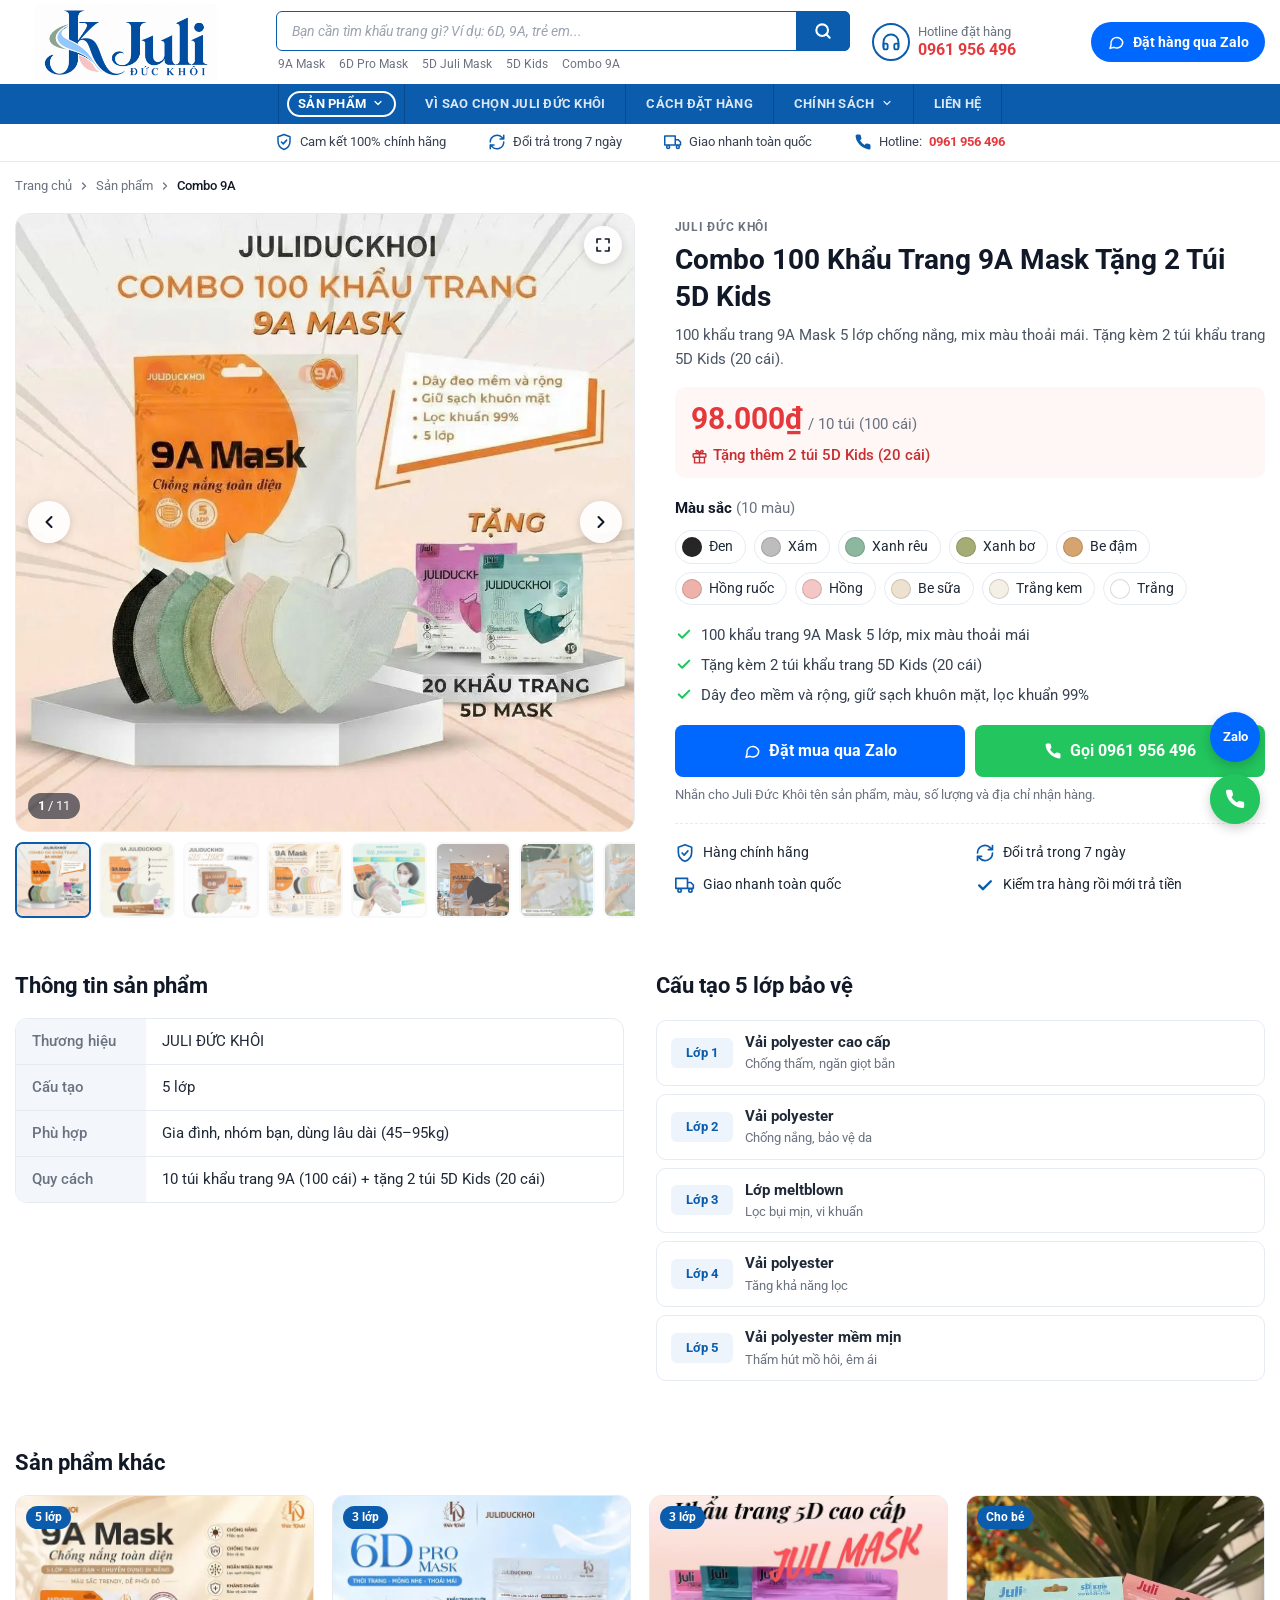
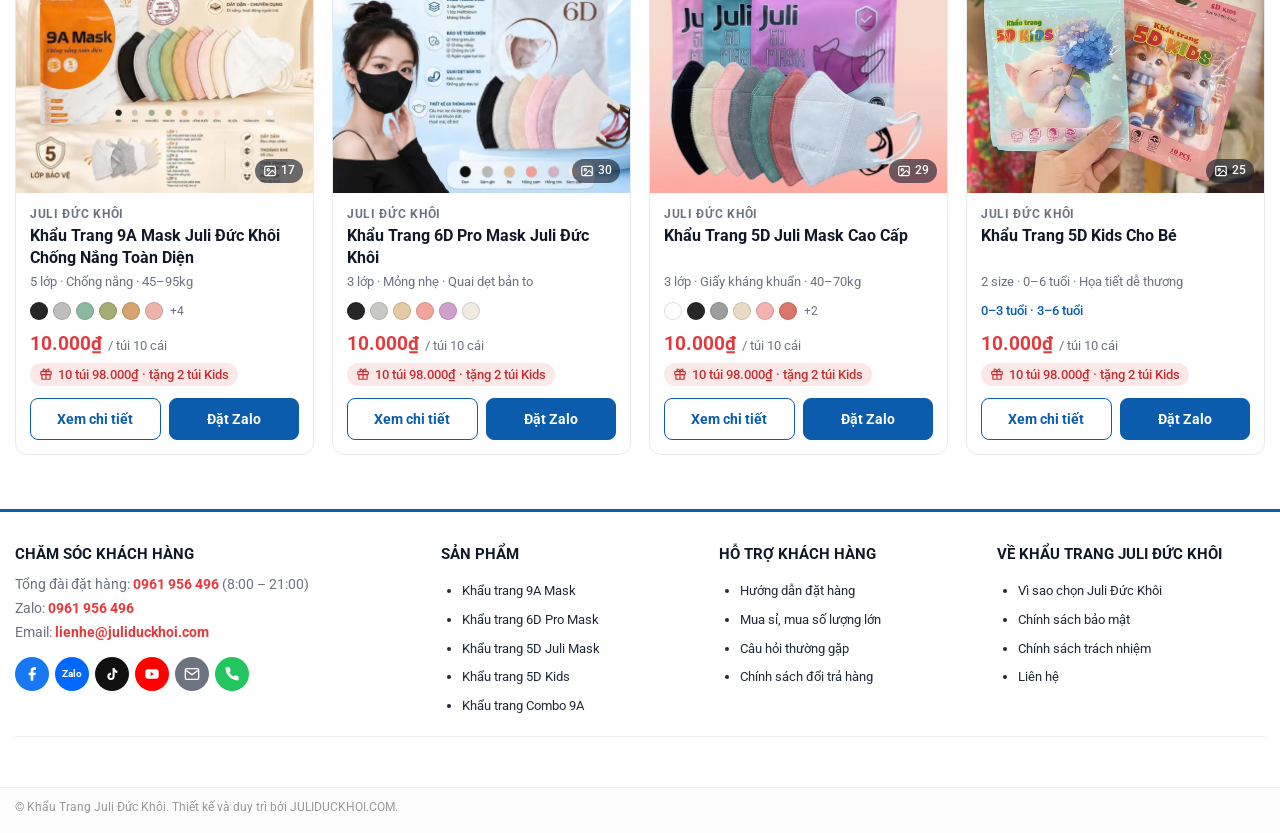
<file: khau-trang-combo-9a-mask.html>
<!DOCTYPE html>
<html lang="vi">
<head>
  <meta charset="UTF-8">
  <meta name="viewport" content="width=device-width, initial-scale=1">
  <title>Combo 100 Khẩu Trang 9A Tặng 2 Túi 5D Kids | Juli Đức Khôi</title>
  <meta name="description" content="Combo 10 túi khẩu trang 9A Mask (100 cái) 5 lớp chống nắng, mix màu thoải mái, tặng thêm 2 túi 5D Kids. Chỉ 98.000₫, đặt qua Zalo, giao toàn quốc.">
  <link rel="canonical" href="https://juliduckhoi.com/khau-trang-combo-9a-mask">
  <meta name="robots" content="index, follow, max-image-preview:large">
  <link rel="icon" href="images/icons/favicon-32.png?v=2" sizes="32x32" type="image/png">
  <link rel="icon" href="images/icons/favicon-48.png?v=2" sizes="48x48" type="image/png">
  <link rel="apple-touch-icon" href="images/icons/apple-touch-icon.png?v=2">
  <meta property="og:type" content="product">
  <meta property="og:site_name" content="Khẩu Trang Juli Đức Khôi">
  <meta property="og:locale" content="vi_VN">
  <meta property="og:url" content="https://juliduckhoi.com/khau-trang-combo-9a-mask">
  <meta property="og:title" content="Combo 100 Khẩu Trang 9A Tặng 2 Túi 5D Kids | Juli Đức Khôi">
  <meta property="og:description" content="Combo 10 túi khẩu trang 9A Mask (100 cái) 5 lớp chống nắng, mix màu thoải mái, tặng thêm 2 túi 5D Kids. Chỉ 98.000₫, đặt qua Zalo, giao toàn quốc.">
  <meta property="og:image" content="https://juliduckhoi.com/images/og/khau-trang-combo-9a-mask.jpg">
  <meta property="og:image:width" content="1200">
  <meta property="og:image:height" content="630">
  <meta property="og:image:alt" content="Combo 100 Khẩu Trang 9A Tặng 2 Túi 5D Kids | Juli Đức Khôi">
  <meta property="product:price:amount" content="98000">
  <meta property="product:price:currency" content="VND">
  <meta name="twitter:card" content="summary_large_image">
  <meta name="theme-color" content="#0b5cad">
  <link rel="preconnect" href="https://fonts.googleapis.com">
  <link rel="preconnect" href="https://fonts.gstatic.com" crossorigin>
  <link href="https://fonts.googleapis.com/css2?family=Roboto:ital,wght@0,400;0,500;0,700;0,900;1,900&display=swap" rel="stylesheet">
  <link rel="stylesheet" href="css/style.css">
  <script type="application/ld+json">
{
  "@context": "https://schema.org",
  "@graph": [
    {
      "@type": "Product",
      "@id": "https://juliduckhoi.com/khau-trang-combo-9a-mask#product",
      "name": "Combo 100 Khẩu Trang 9A Mask Tặng 2 Túi 5D Kids",
      "description": "Combo 10 túi khẩu trang 9A Mask (100 cái) 5 lớp chống nắng, mix màu thoải mái, tặng thêm 2 túi 5D Kids. Chỉ 98.000₫, đặt qua Zalo, giao toàn quốc.",
      "sku": "khau-trang-combo-9a-mask",
      "category": "Khẩu trang",
      "image": [
        "https://juliduckhoi.com/assets/products/combo-9a-mask/01.webp",
        "https://juliduckhoi.com/assets/products/combo-9a-mask/02.webp",
        "https://juliduckhoi.com/assets/products/combo-9a-mask/03.webp",
        "https://juliduckhoi.com/assets/products/combo-9a-mask/04.webp"
      ],
      "brand": {
        "@type": "Brand",
        "name": "Juli Đức Khôi"
      },
      "offers": {
        "@type": "Offer",
        "url": "https://juliduckhoi.com/khau-trang-combo-9a-mask",
        "price": "98000",
        "priceCurrency": "VND",
        "availability": "https://schema.org/InStock",
        "itemCondition": "https://schema.org/NewCondition",
        "seller": {
          "@type": "Organization",
          "name": "Khẩu Trang Juli Đức Khôi",
          "url": "https://juliduckhoi.com/"
        }
      }
    },
    {
      "@type": "BreadcrumbList",
      "itemListElement": [
        {
          "@type": "ListItem",
          "position": 1,
          "name": "Trang chủ",
          "item": "https://juliduckhoi.com/"
        },
        {
          "@type": "ListItem",
          "position": 2,
          "name": "Combo 9A",
          "item": "https://juliduckhoi.com/khau-trang-combo-9a-mask"
        }
      ]
    }
  ]
}
  </script>
</head>
<body>

<!-- Bộ icon SVG dùng chung -->
<svg xmlns="http://www.w3.org/2000/svg" style="display:none">
  <symbol id="i-search" viewBox="0 0 24 24"><g fill="none" stroke="currentColor" stroke-width="2.5" stroke-linecap="round"><circle cx="11" cy="11" r="7"/><path d="M20 20l-4-4"/></g></symbol>
  <symbol id="i-menu" viewBox="0 0 24 24"><g fill="none" stroke="currentColor" stroke-width="2" stroke-linecap="round"><path d="M3 6h18M3 12h18M3 18h18"/></g></symbol>
  <symbol id="i-chevron-right" viewBox="0 0 24 24"><path d="M9 18l6-6-6-6" fill="none" stroke="currentColor" stroke-width="2.5" stroke-linecap="round" stroke-linejoin="round"/></symbol>
  <symbol id="i-chevron-left" viewBox="0 0 24 24"><path d="M15 18l-6-6 6-6" fill="none" stroke="currentColor" stroke-width="2.5" stroke-linecap="round" stroke-linejoin="round"/></symbol>
  <symbol id="i-image" viewBox="0 0 24 24"><g fill="none" stroke="currentColor" stroke-width="2" stroke-linejoin="round"><rect x="3" y="4" width="18" height="16" rx="2"/><circle cx="9" cy="10" r="2"/><path d="M21 16l-5-5-9 9"/></g></symbol>
  <symbol id="i-expand" viewBox="0 0 24 24"><path d="M4 9V4h5M20 9V4h-5M4 15v5h5M20 15v5h-5" fill="none" stroke="currentColor" stroke-width="2.2" stroke-linecap="round" stroke-linejoin="round"/></symbol>
  <symbol id="i-chevron-down" viewBox="0 0 24 24"><path d="M6 9l6 6 6-6" fill="none" stroke="currentColor" stroke-width="2.5" stroke-linecap="round" stroke-linejoin="round"/></symbol>
  <symbol id="i-chevron-up" viewBox="0 0 24 24"><path d="M18 15l-6-6-6 6" fill="none" stroke="currentColor" stroke-width="2.5" stroke-linecap="round" stroke-linejoin="round"/></symbol>
  <symbol id="i-check" viewBox="0 0 24 24"><path d="M5 12.5l4.5 4.5L19 7.5" fill="none" stroke="currentColor" stroke-width="2.8" stroke-linecap="round" stroke-linejoin="round"/></symbol>
  <symbol id="i-shield" viewBox="0 0 24 24"><g fill="none" stroke="currentColor" stroke-width="2" stroke-linecap="round" stroke-linejoin="round"><path d="M12 2l8 3v6c0 5-3.4 9.3-8 11-4.6-1.7-8-6-8-11V5z"/><path d="M8.5 12l2.5 2.5 4.5-5"/></g></symbol>
  <symbol id="i-layers" viewBox="0 0 24 24"><g fill="none" stroke="currentColor" stroke-width="2" stroke-linejoin="round"><path d="M12 2l10 5-10 5L2 7z"/><path d="M2 12l10 5 10-5M2 17l10 5 10-5"/></g></symbol>
  <symbol id="i-wind" viewBox="0 0 24 24"><path d="M3 8h11a3 3 0 1 0-3-3M3 12h16a3 3 0 1 1-3 3M3 16h7" fill="none" stroke="currentColor" stroke-width="2" stroke-linecap="round"/></symbol>
  <symbol id="i-badge" viewBox="0 0 24 24"><g fill="none" stroke="currentColor" stroke-width="2" stroke-linejoin="round"><circle cx="12" cy="9" r="6"/><path d="M8.5 14L7 22l5-3 5 3-1.5-8"/><path d="M9.5 9l1.8 1.8L14.8 7.5" stroke-linecap="round"/></g></symbol>
  <symbol id="i-refresh" viewBox="0 0 24 24"><g fill="none" stroke="currentColor" stroke-width="2" stroke-linecap="round" stroke-linejoin="round"><path d="M3 12a9 9 0 0 1 15.5-6.2L21 8M21 3v5h-5M21 12a9 9 0 0 1-15.5 6.2L3 16M3 21v-5h5"/></g></symbol>
  <symbol id="i-truck" viewBox="0 0 24 24"><g fill="none" stroke="currentColor" stroke-width="2" stroke-linejoin="round"><path d="M1 4h14v12H1zM15 9h4l3 3v4h-7"/><circle cx="5.5" cy="18.5" r="2"/><circle cx="18.5" cy="18.5" r="2"/></g></symbol>
  <symbol id="i-home" viewBox="0 0 24 24"><path d="M3 10.5L12 3l9 7.5V21h-6v-6H9v6H3z" fill="none" stroke="currentColor" stroke-width="2" stroke-linejoin="round"/></symbol>
  <symbol id="i-grid" viewBox="0 0 24 24"><g fill="none" stroke="currentColor" stroke-width="2"><rect x="3" y="3" width="7" height="7" rx="1.5"/><rect x="14" y="3" width="7" height="7" rx="1.5"/><rect x="3" y="14" width="7" height="7" rx="1.5"/><rect x="14" y="14" width="7" height="7" rx="1.5"/></g></symbol>
  <symbol id="i-chat" viewBox="0 0 24 24"><path d="M21 12a8 8 0 0 1-11.6 7.1L4 20.5l1.4-4.6A8 8 0 1 1 21 12z" fill="none" stroke="currentColor" stroke-width="2" stroke-linejoin="round"/></symbol>
  <symbol id="i-gift" viewBox="0 0 24 24"><g fill="none" stroke="currentColor" stroke-width="2" stroke-linejoin="round"><rect x="3" y="8" width="18" height="5" rx="1"/><path d="M5 13v8h14v-8M12 8v13M12 8S10.5 3 8 3.5 7 8 12 8zM12 8s1.5-5 4-4.5S17 8 12 8z"/></g></symbol>
  <symbol id="i-facebook" viewBox="0 0 24 24"><path d="M18 2h-3a5 5 0 0 0-5 5v3H7v4h3v8h4v-8h3l1-4h-4V7a1 1 0 0 1 1-1h3z" fill="currentColor"/></symbol>
  <symbol id="i-tiktok" viewBox="0 0 24 24"><path d="M16 3c.3 2.4 1.8 4 4 4.3v3.1c-1.5 0-2.9-.4-4-1.2v6.3A5.5 5.5 0 1 1 10.5 10v3.2a2.4 2.4 0 1 0 2.4 2.3V3H16z" fill="currentColor"/></symbol>
  <symbol id="i-mail" viewBox="0 0 24 24"><g fill="none" stroke="currentColor" stroke-width="2" stroke-linejoin="round"><rect x="2" y="4" width="20" height="16" rx="2"/><path d="M22 6l-10 7L2 6"/></g></symbol>
  <symbol id="i-phone" viewBox="0 0 24 24"><path d="M22 16.9v3a2 2 0 0 1-2.2 2 19.8 19.8 0 0 1-8.6-3.1 19.5 19.5 0 0 1-6-6A19.8 19.8 0 0 1 2.1 4.2 2 2 0 0 1 4.1 2h3a2 2 0 0 1 2 1.7c.1 1 .4 1.9.7 2.8a2 2 0 0 1-.5 2.1L8.1 9.9a16 16 0 0 0 6 6l1.3-1.3a2 2 0 0 1 2.1-.5c.9.3 1.8.6 2.8.7a2 2 0 0 1 1.7 2z" fill="currentColor"/></symbol>
  <symbol id="i-youtube" viewBox="0 0 24 24"><path fill-rule="evenodd" d="M2 9a4 4 0 0 1 4-4h12a4 4 0 0 1 4 4v6a4 4 0 0 1-4 4H6a4 4 0 0 1-4-4zM10 9v6l5-3z" fill="currentColor"/></symbol>
</svg>

<a class="skip-link" href="#main" style="position:absolute;left:-9999px">Bỏ qua nội dung</a>

<!-- ================= HEADER ================= -->
<header id="header" class="header">
  <div class="header-wrapper">

    <div id="masthead" class="header-main">
      <div class="header-inner container">

        <!-- Nút menu (mobile) -->
        <button class="icon-btn show-for-medium" data-open="main-menu" aria-label="Menu">
          <svg><use href="#i-menu"/></svg>
        </button>

        <div id="logo" class="logo">
          <a href="index.html" title="Khẩu Trang Juli Đức Khôi"><img src="images/logo.png" alt="Khẩu Trang Juli Đức Khôi" width="720" height="300"></a>
        </div>

        <div class="header-block hide-for-medium">
          <div class="col-search">
            <form class="search-form" role="search" action="index.html" data-search>
              <input id="search-1" type="search" name="q" placeholder="Bạn cần tìm khẩu trang gì? Ví dụ: 6D, 9A, trẻ em..." autocomplete="off" aria-label="Tìm kiếm sản phẩm">
              <button type="submit" aria-label="Tìm kiếm"><svg width="20" height="20"><use href="#i-search"/></svg></button>
            </form>
            <div class="search-keys">
              <a href="khau-trang-9a-mask.html">9A Mask</a>
              <a href="khau-trang-6d-pro-mask.html">6D Pro Mask</a>
              <a href="khau-trang-5d-juli-mask.html">5D Juli Mask</a>
              <a href="khau-trang-5d-kids.html">5D Kids</a>
              <a href="khau-trang-combo-9a-mask.html">Combo 9A</a>
            </div>
          </div>
          <div class="col-support">
            <a class="support-box" href="tel:0961956496">
              <svg class="icon" viewBox="0 0 42 40">
                <circle cx="21" cy="20" r="18" fill="none" stroke="#0b5cad" stroke-width="2"/>
                <g transform="translate(11 10) scale(.83)" fill="none" stroke="#0b5cad" stroke-width="2.2" stroke-linecap="round">
                  <path d="M3 18v-6a9 9 0 0 1 18 0v6"/>
                  <path d="M21 19a2 2 0 0 1-2 2h-1a2 2 0 0 1-2-2v-3a2 2 0 0 1 2-2h3zM3 19a2 2 0 0 0 2 2h1a2 2 0 0 0 2-2v-3a2 2 0 0 0-2-2H3z"/>
                </g>
              </svg>
              <p>Hotline đặt hàng<br><b>0961 956 496</b></p>
            </a>
          </div>
        </div>

        <div class="header-cta hide-for-medium">
          <a class="btn-zalo-head" href="https://zalo.me/0961956496" target="_blank" rel="noopener">
            <svg><use href="#i-chat"/></svg>Đặt hàng qua Zalo
          </a>
        </div>

        <!-- Gọi điện (mobile) -->
        <a class="icon-btn show-for-medium" href="tel:0961956496" aria-label="Gọi điện" style="color:#22c55e">
          <svg><use href="#i-phone"/></svg>
        </a>
      </div>
    </div>

    <div id="wide-nav" class="header-bottom">
      <div class="header-bottom-inner container">
        <ul class="nav-main hide-for-medium">
          <li class="has-dd active" data-dd="sp">
            <a href="index.html#san-pham">Sản phẩm <svg><use href="#i-chevron-down"/></svg></a>
            <ul class="dd">
              <li><a href="khau-trang-9a-mask.html">Khẩu Trang 9A Mask Juli Đức Khôi Chống Nắng Toàn Diện</a></li>
              <li><a href="khau-trang-6d-pro-mask.html">Khẩu Trang 6D Pro Mask Juli Đức Khôi</a></li>
              <li><a href="khau-trang-5d-juli-mask.html">Khẩu Trang 5D Juli Mask Cao Cấp</a></li>
              <li><a href="khau-trang-5d-kids.html">Khẩu Trang 5D Kids Cho Bé</a></li>
              <li class="active"><a href="khau-trang-combo-9a-mask.html" aria-current="page">Combo 100 Khẩu Trang 9A Mask Tặng 2 Túi 5D Kids</a></li>
            </ul>
          </li>
          <li><a href="index.html#vi-sao">Vì sao chọn Juli Đức Khôi</a></li>
          <li><a href="index.html#dat-hang">Cách đặt hàng</a></li>
          <li class="has-dd" data-dd="cs">
            <a href="chinh-sach-doi-tra-hang.html">Chính sách <svg><use href="#i-chevron-down"/></svg></a>
            <ul class="dd">
              <li><a href="chinh-sach-doi-tra-hang.html">Chính sách đổi trả hàng</a></li>
              <li><a href="chinh-sach-bao-mat.html">Chính sách bảo mật</a></li>
              <li><a href="chinh-sach-trach-nhiem.html">Chính sách trách nhiệm</a></li>
            </ul>
          </li>
          <li><a href="#footer">Liên hệ</a></li>
        </ul>

        <!-- Ô tìm kiếm (mobile) -->
        <form class="search-form show-for-medium" role="search" action="index.html" data-search>
          <input type="search" name="q" placeholder="Bạn cần tìm khẩu trang gì?" autocomplete="off" aria-label="Tìm kiếm sản phẩm">
          <button type="submit" aria-label="Tìm kiếm"><svg width="20" height="20"><use href="#i-search"/></svg></button>
        </form>
      </div>
    </div>

  </div>
</header>

<!-- Dải cam kết -->
<div class="trust-bar">
  <div class="container trust-inner">
    <span><svg><use href="#i-shield"/></svg>Cam kết 100% chính hãng</span>
    <span><svg><use href="#i-refresh"/></svg>Đổi trả trong 7 ngày</span>
    <span><svg><use href="#i-truck"/></svg>Giao nhanh toàn quốc</span>
    <span><svg><use href="#i-phone"/></svg>Hotline: <a href="tel:0961956496">0961 956 496</a></span>
  </div>
</div>

<!-- ================= MAIN ================= -->
<main id="main">
  <div class="container pd-page">
    <nav class="breadcrumb" aria-label="Đường dẫn">
      <a href="index.html">Trang chủ</a><svg><use href="#i-chevron-right"/></svg><a href="index.html#san-pham">Sản phẩm</a><svg><use href="#i-chevron-right"/></svg><span>Combo 9A</span>
    </nav>

    <div class="pd">
      <div class="pd-gallery" data-gallery>
        <div class="pd-main">
          <img id="pd-main-img" fetchpriority="high" src="assets/products/combo-9a-mask/01.webp" alt="Combo 100 Khẩu Trang 9A Mask Tặng 2 Túi 5D Kids" width="1024" height="1024">
          <button type="button" class="pd-nav pd-prev" aria-label="Ảnh trước"><svg><use href="#i-chevron-left"/></svg></button>
          <button type="button" class="pd-nav pd-next" aria-label="Ảnh sau"><svg><use href="#i-chevron-right"/></svg></button>
          <button type="button" class="pd-zoom" aria-label="Phóng to ảnh"><svg><use href="#i-expand"/></svg></button>
          <span class="pd-counter"><b data-cur>1</b> / 11</span>
        </div>
        <div class="pd-thumbs">
            <button type="button" class="pd-thumb active" data-i="0" data-src="assets/products/combo-9a-mask/01.webp" data-w="1024" data-h="1024" aria-label="Ảnh 1"><img src="assets/products/combo-9a-mask/thumbs/01.webp" alt="" width="600" height="600" loading="lazy"></button>
            <button type="button" class="pd-thumb" data-i="1" data-src="assets/products/combo-9a-mask/02.webp" data-w="1024" data-h="1024" aria-label="Ảnh 2"><img src="assets/products/combo-9a-mask/thumbs/02.webp" alt="" width="600" height="600" loading="lazy"></button>
            <button type="button" class="pd-thumb" data-i="2" data-src="assets/products/combo-9a-mask/03.webp" data-w="1024" data-h="1024" aria-label="Ảnh 3"><img src="assets/products/combo-9a-mask/thumbs/03.webp" alt="" width="600" height="600" loading="lazy"></button>
            <button type="button" class="pd-thumb" data-i="3" data-src="assets/products/combo-9a-mask/04.webp" data-w="1200" data-h="1200" aria-label="Ảnh 4"><img src="assets/products/combo-9a-mask/thumbs/04.webp" alt="" width="600" height="600" loading="lazy"></button>
            <button type="button" class="pd-thumb" data-i="4" data-src="assets/products/combo-9a-mask/05.webp" data-w="1024" data-h="1024" aria-label="Ảnh 5"><img src="assets/products/combo-9a-mask/thumbs/05.webp" alt="" width="600" height="600" loading="lazy"></button>
            <button type="button" class="pd-thumb" data-i="5" data-src="assets/products/combo-9a-mask/06.webp" data-w="900" data-h="1200" aria-label="Ảnh 6"><img src="assets/products/combo-9a-mask/thumbs/06.webp" alt="" width="450" height="600" loading="lazy"></button>
            <button type="button" class="pd-thumb" data-i="6" data-src="assets/products/combo-9a-mask/07.webp" data-w="1024" data-h="1024" aria-label="Ảnh 7"><img src="assets/products/combo-9a-mask/thumbs/07.webp" alt="" width="600" height="600" loading="lazy"></button>
            <button type="button" class="pd-thumb" data-i="7" data-src="assets/products/combo-9a-mask/08.webp" data-w="1024" data-h="1024" aria-label="Ảnh 8"><img src="assets/products/combo-9a-mask/thumbs/08.webp" alt="" width="600" height="600" loading="lazy"></button>
            <button type="button" class="pd-thumb" data-i="8" data-src="assets/products/combo-9a-mask/09.webp" data-w="1024" data-h="1024" aria-label="Ảnh 9"><img src="assets/products/combo-9a-mask/thumbs/09.webp" alt="" width="600" height="600" loading="lazy"></button>
            <button type="button" class="pd-thumb" data-i="9" data-src="assets/products/combo-9a-mask/10.webp" data-w="1024" data-h="1024" aria-label="Ảnh 10"><img src="assets/products/combo-9a-mask/thumbs/10.webp" alt="" width="600" height="600" loading="lazy"></button>
            <button type="button" class="pd-thumb" data-i="10" data-src="assets/products/combo-9a-mask/11.webp" data-w="1024" data-h="1024" aria-label="Ảnh 11"><img src="assets/products/combo-9a-mask/thumbs/11.webp" alt="" width="600" height="600" loading="lazy"></button>
        </div>
      </div>

      <div class="pd-info">
        <span class="p-brand">Juli Đức Khôi</span>
        <h1>Combo 100 Khẩu Trang 9A Mask Tặng 2 Túi 5D Kids</h1>
        <p class="pd-tagline">100 khẩu trang 9A Mask 5 lớp chống nắng, mix màu thoải mái. Tặng kèm 2 túi khẩu trang 5D Kids (20 cái).</p>
        <div class="pd-price price"><span class="amount">98.000₫</span><span class="unit">/ 10 túi (100 cái)</span><span class="deal"><svg><use href="#i-gift"/></svg>Tặng thêm 2 túi 5D Kids (20 cái)</span></div>
        <div class="pd-opt">
          <h3>Màu sắc <span>(10 màu)</span></h3>
          <ul class="pd-colors"><li><i style="--c:#262626"></i>Đen</li><li><i style="--c:#bdbdbd"></i>Xám</li><li><i style="--c:#8db8a0"></i>Xanh rêu</li><li><i style="--c:#a5ad74"></i>Xanh bơ</li><li><i style="--c:#d6a46e"></i>Be đậm</li><li><i style="--c:#eeb2ab"></i>Hồng ruốc</li><li><i style="--c:#f4c6c6"></i>Hồng</li><li><i style="--c:#ece2cf"></i>Be sữa</li><li><i style="--c:#f5f0e6"></i>Trắng kem</li><li><i style="--c:#ffffff"></i>Trắng</li></ul>
        </div>
        <ul class="p-bullets">
            <li><svg><use href="#i-check"/></svg>100 khẩu trang 9A Mask 5 lớp, mix màu thoải mái</li>
            <li><svg><use href="#i-check"/></svg>Tặng kèm 2 túi khẩu trang 5D Kids (20 cái)</li>
            <li><svg><use href="#i-check"/></svg>Dây đeo mềm và rộng, giữ sạch khuôn mặt, lọc khuẩn 99%</li>
        </ul>
        <div class="pd-btns">
          <a class="btn btn-zalo" href="https://zalo.me/0961956496" target="_blank" rel="noopener"><svg><use href="#i-chat"/></svg>Đặt mua qua Zalo</a>
          <a class="btn btn-call" href="tel:0961956496"><svg><use href="#i-phone"/></svg>Gọi 0961 956 496</a>
        </div>
        <p class="pd-note">Nhắn cho Juli Đức Khôi tên sản phẩm, màu, số lượng và địa chỉ nhận hàng.</p>
        <ul class="pd-trust">
          <li><svg><use href="#i-shield"/></svg>Hàng chính hãng</li>
          <li><svg><use href="#i-refresh"/></svg>Đổi trả trong 7 ngày</li>
          <li><svg><use href="#i-truck"/></svg>Giao nhanh toàn quốc</li>
          <li><svg><use href="#i-check"/></svg>Kiểm tra hàng rồi mới trả tiền</li>
        </ul>
      </div>
    </div>

    <div class="pd-more">
      <section class="pd-section">
        <h2>Thông tin sản phẩm</h2>
        <table class="pd-specs"><tr><th>Thương hiệu</th><td>JULI ĐỨC KHÔI</td></tr><tr><th>Cấu tạo</th><td>5 lớp</td></tr><tr><th>Phù hợp</th><td>Gia đình, nhóm bạn, dùng lâu dài (45–95kg)</td></tr><tr><th>Quy cách</th><td>10 túi khẩu trang 9A (100 cái) + tặng 2 túi 5D Kids (20 cái)</td></tr></table>
      </section>

      <section class="pd-section">
        <h2>Cấu tạo 5 lớp bảo vệ</h2>
        <ol class="pd-layers">
          <li><span>Lớp 1</span><b>Vải polyester cao cấp</b><p>Chống thấm, ngăn giọt bắn</p></li>
          <li><span>Lớp 2</span><b>Vải polyester</b><p>Chống nắng, bảo vệ da</p></li>
          <li><span>Lớp 3</span><b>Lớp meltblown</b><p>Lọc bụi mịn, vi khuẩn</p></li>
          <li><span>Lớp 4</span><b>Vải polyester</b><p>Tăng khả năng lọc</p></li>
          <li><span>Lớp 5</span><b>Vải polyester mềm mịn</b><p>Thấm hút mồ hôi, êm ái</p></li>
        </ol>
      </section>
    </div>

    <section class="pd-section pd-others">
      <h2>Sản phẩm khác</h2>
      <div class="p-grid p-grid-others">
        <article class="p-card" id="sp-9a-mask" data-name="khẩu trang 9a mask juliduckhoi chống nắng toàn diện 9a mask 9a mask khẩu trang 9a 5 lớp chống nắng đi nắng chống tia uv combo người lớn 5 lớp · chống nắng · 45–95kg người 45–95kg, đi nắng, hoạt động ngoài trời juli đức khôi" data-tags="nguoi-lon">
          <a class="p-img" href="khau-trang-9a-mask.html">
            <img src="assets/products/9a-mask/thumbs/00.webp" alt="Khẩu Trang 9A Mask Juli Đức Khôi Chống Nắng Toàn Diện" width="600" height="600" loading="lazy">
            <img class="p-img-alt" src="assets/products/9a-mask/thumbs/01.webp" alt="" width="600" height="600" loading="lazy">
            <span class="badge">5 lớp</span>
            <span class="p-count"><svg><use href="#i-image"/></svg>17</span>
          </a>
          <div class="p-body">
            <span class="p-brand">Juli Đức Khôi</span>
            <h3 class="p-title"><a href="khau-trang-9a-mask.html">Khẩu Trang 9A Mask Juli Đức Khôi Chống Nắng Toàn Diện</a></h3>
            <p class="p-sub">5 lớp · Chống nắng · 45–95kg</p>
            <ul class="swatches" aria-label="10 màu"><li style="--c:#262626" title="Đen"></li><li style="--c:#bdbdbd" title="Xám"></li><li style="--c:#8db8a0" title="Xanh rêu"></li><li style="--c:#a5ad74" title="Xanh bơ"></li><li style="--c:#d6a46e" title="Be đậm"></li><li style="--c:#eeb2ab" title="Hồng ruốc"></li><li class="more">+4</li></ul>
            <div class="price"><span class="amount">10.000₫</span><span class="unit">/ túi 10 cái</span></div>
            <p class="deal"><svg><use href="#i-gift"/></svg>10 túi 98.000₫ · tặng 2 túi Kids</p>
            <div class="p-btns">
              <a class="btn-buy btn-buy-call" href="khau-trang-9a-mask.html">Xem chi tiết</a>
              <a class="btn-buy" href="https://zalo.me/0961956496" target="_blank" rel="noopener">Đặt Zalo</a>
            </div>
          </div>
        </article>
        <article class="p-card" id="sp-6d-pro-mask" data-name="khẩu trang 6d pro mask juliduckhoi 6d pro mask 6d pro mask khẩu trang 6d thời trang mỏng nhẹ chống nắng người lớn 3 lớp · mỏng nhẹ · quai dẹt bản to người lớn, đi làm, đi chơi hằng ngày juli đức khôi" data-tags="nguoi-lon">
          <a class="p-img" href="khau-trang-6d-pro-mask.html">
            <img src="assets/products/6d-pro-mask/thumbs/04.webp" alt="Khẩu Trang 6D Pro Mask Juli Đức Khôi" width="600" height="600" loading="lazy">
            <img class="p-img-alt" src="assets/products/6d-pro-mask/thumbs/01.webp" alt="" width="600" height="600" loading="lazy">
            <span class="badge">3 lớp</span>
            <span class="p-count"><svg><use href="#i-image"/></svg>30</span>
          </a>
          <div class="p-body">
            <span class="p-brand">Juli Đức Khôi</span>
            <h3 class="p-title"><a href="khau-trang-6d-pro-mask.html">Khẩu Trang 6D Pro Mask Juli Đức Khôi</a></h3>
            <p class="p-sub">3 lớp · Mỏng nhẹ · Quai dẹt bản to</p>
            <ul class="swatches" aria-label="6 màu"><li style="--c:#262626" title="Đen"></li><li style="--c:#c9c9c7" title="Xám ghi"></li><li style="--c:#e3c9a5" title="Be"></li><li style="--c:#f2a59a" title="Hồng cam"></li><li style="--c:#cfa0c9" title="Hồng tím"></li><li style="--c:#f3ebe0" title="Kem sữa"></li></ul>
            <div class="price"><span class="amount">10.000₫</span><span class="unit">/ túi 10 cái</span></div>
            <p class="deal"><svg><use href="#i-gift"/></svg>10 túi 98.000₫ · tặng 2 túi Kids</p>
            <div class="p-btns">
              <a class="btn-buy btn-buy-call" href="khau-trang-6d-pro-mask.html">Xem chi tiết</a>
              <a class="btn-buy" href="https://zalo.me/0961956496" target="_blank" rel="noopener">Đặt Zalo</a>
            </div>
          </div>
        </article>
        <article class="p-card" id="sp-5d-juli-mask" data-name="khẩu trang 5d juli mask cao cấp 5d juli mask 5d juli mask khẩu trang 5d kháng khuẩn người lớn 3 lớp · giấy kháng khuẩn · 40–70kg người 40–70kg, dùng hằng ngày juli đức khôi" data-tags="nguoi-lon">
          <a class="p-img" href="khau-trang-5d-juli-mask.html">
            <img src="assets/products/5d-juli-mask/thumbs/01.webp" alt="Khẩu Trang 5D Juli Mask Cao Cấp" width="600" height="600" loading="lazy">
            <img class="p-img-alt" src="assets/products/5d-juli-mask/thumbs/02.webp" alt="" width="600" height="600" loading="lazy">
            <span class="badge">3 lớp</span>
            <span class="p-count"><svg><use href="#i-image"/></svg>29</span>
          </a>
          <div class="p-body">
            <span class="p-brand">Juli Đức Khôi</span>
            <h3 class="p-title"><a href="khau-trang-5d-juli-mask.html">Khẩu Trang 5D Juli Mask Cao Cấp</a></h3>
            <p class="p-sub">3 lớp · Giấy kháng khuẩn · 40–70kg</p>
            <ul class="swatches" aria-label="8 màu"><li style="--c:#ffffff" title="Trắng"></li><li style="--c:#262626" title="Đen"></li><li style="--c:#9e9e9e" title="Xám"></li><li style="--c:#e8dcc6" title="Be"></li><li style="--c:#f3b3b0" title="Hồng"></li><li style="--c:#d9776a" title="Cam đất"></li><li class="more">+2</li></ul>
            <div class="price"><span class="amount">10.000₫</span><span class="unit">/ túi 10 cái</span></div>
            <p class="deal"><svg><use href="#i-gift"/></svg>10 túi 98.000₫ · tặng 2 túi Kids</p>
            <div class="p-btns">
              <a class="btn-buy btn-buy-call" href="khau-trang-5d-juli-mask.html">Xem chi tiết</a>
              <a class="btn-buy" href="https://zalo.me/0961956496" target="_blank" rel="noopener">Đặt Zalo</a>
            </div>
          </div>
        </article>
        <article class="p-card" id="sp-5d-kids" data-name="khẩu trang 5d kids cho bé 5d kids 5d kids khẩu trang trẻ em em bé cho bé kid học sinh mầm non 2 size · 0–6 tuổi · họa tiết dễ thương bé từ 0 đến 6 tuổi juli đức khôi" data-tags="tre-em">
          <a class="p-img" href="khau-trang-5d-kids.html">
            <img src="assets/products/5d-kids/thumbs/01.webp" alt="Khẩu Trang 5D Kids Cho Bé" width="568" height="600" loading="lazy">
            <img class="p-img-alt" src="assets/products/5d-kids/thumbs/02.webp" alt="" width="600" height="566" loading="lazy">
            <span class="badge">Cho bé</span>
            <span class="p-count"><svg><use href="#i-image"/></svg>25</span>
          </a>
          <div class="p-body">
            <span class="p-brand">Juli Đức Khôi</span>
            <h3 class="p-title"><a href="khau-trang-5d-kids.html">Khẩu Trang 5D Kids Cho Bé</a></h3>
            <p class="p-sub">2 size · 0–6 tuổi · Họa tiết dễ thương</p>
            <p class="p-variant">0–3 tuổi · 3–6 tuổi</p>
            <div class="price"><span class="amount">10.000₫</span><span class="unit">/ túi 10 cái</span></div>
            <p class="deal"><svg><use href="#i-gift"/></svg>10 túi 98.000₫ · tặng 2 túi Kids</p>
            <div class="p-btns">
              <a class="btn-buy btn-buy-call" href="khau-trang-5d-kids.html">Xem chi tiết</a>
              <a class="btn-buy" href="https://zalo.me/0961956496" target="_blank" rel="noopener">Đặt Zalo</a>
            </div>
          </div>
        </article>
      </div>
    </section>
  </div>
</main>

<!-- Xem ảnh lớn -->
<div id="lightbox" class="lightbox" hidden>
  <button type="button" class="lb-close" aria-label="Đóng">&times;</button>
  <button type="button" class="lb-nav lb-prev" aria-label="Ảnh trước"><svg><use href="#i-chevron-left"/></svg></button>
  <img id="lb-img" src="assets/products/combo-9a-mask/01.webp" alt="Combo 100 Khẩu Trang 9A Mask Tặng 2 Túi 5D Kids">
  <button type="button" class="lb-nav lb-next" aria-label="Ảnh sau"><svg><use href="#i-chevron-right"/></svg></button>
  <span class="lb-counter"><b data-cur>1</b> / 11</span>
</div>

<!-- ================= FOOTER ================= -->
<footer id="footer" class="footer-wrapper">
  <section class="footer-section">
    <div class="container">
      <div class="row1">
        <div class="col-4">
          <div class="ft-title"><strong>CHĂM SÓC KHÁCH HÀNG</strong></div>
          <p class="ft-hotline">
            Tổng đài đặt hàng: <a href="tel:0961956496">0961 956 496</a> (8:00 – 21:00)<br>
            Zalo: <a href="https://zalo.me/0961956496" target="_blank" rel="noopener">0961 956 496</a><br>
            Email: <a href="mailto:lienhe@juliduckhoi.com">lienhe@juliduckhoi.com</a>
          </p>
          <div class="social-icons">
            <a class="facebook" href="#" aria-label="Facebook"><svg><use href="#i-facebook"/></svg></a>
            <a class="zalo" href="https://zalo.me/0961956496" target="_blank" rel="noopener" aria-label="Zalo">Zalo</a>
            <a class="tiktok" href="https://www.tiktok.com/@khautrangjulimask" target="_blank" rel="noopener" aria-label="TikTok"><svg><use href="#i-tiktok"/></svg></a>
            <a class="youtube" href="#" aria-label="YouTube"><svg><use href="#i-youtube"/></svg></a>
            <a class="email" href="mailto:lienhe@juliduckhoi.com" aria-label="E-mail"><svg><use href="#i-mail"/></svg></a>
            <a class="phone" href="tel:0961956496" aria-label="Điện thoại"><svg><use href="#i-phone"/></svg></a>
          </div>
        </div>

        <div class="col-8">
          <div class="sub-col">
            <h4>Sản phẩm</h4>
            <ul>
              <li><a href="khau-trang-9a-mask.html">Khẩu trang 9A Mask</a></li>
              <li><a href="khau-trang-6d-pro-mask.html">Khẩu trang 6D Pro Mask</a></li>
              <li><a href="khau-trang-5d-juli-mask.html">Khẩu trang 5D Juli Mask</a></li>
              <li><a href="khau-trang-5d-kids.html">Khẩu trang 5D Kids</a></li>
              <li class="active"><a href="khau-trang-combo-9a-mask.html" aria-current="page">Khẩu trang Combo 9A</a></li>
            </ul>
          </div>
          <div class="sub-col">
            <h4>Hỗ trợ khách hàng</h4>
            <ul>
              <li><a href="index.html#dat-hang">Hướng dẫn đặt hàng</a></li>
              <li><a href="index.html#mua-si">Mua sỉ, mua số lượng lớn</a></li>
              <li><a href="index.html#hoi-dap">Câu hỏi thường gặp</a></li>
              <li><a href="chinh-sach-doi-tra-hang.html">Chính sách đổi trả hàng</a></li>
            </ul>
          </div>
          <div class="sub-col">
            <h4>Về Khẩu Trang Juli Đức Khôi</h4>
            <ul>
              <li><a href="index.html#vi-sao">Vì sao chọn Juli Đức Khôi</a></li>
              <li><a href="chinh-sach-bao-mat.html">Chính sách bảo mật</a></li>
              <li><a href="chinh-sach-trach-nhiem.html">Chính sách trách nhiệm</a></li>
              <li><a href="#footer">Liên hệ</a></li>
            </ul>
          </div>
        </div>
      </div>
    </div>
  </section>

  <div class="absolute-footer">
    <div class="container">
      © Khẩu Trang Juli Đức Khôi. Thiết kế và duy trì bởi <a href="index.html">JULIDUCKHOI.COM</a>.
    </div>
  </div>
</footer>

<!-- Nút nổi: Zalo + Gọi điện (máy tính) -->
<div class="float-contact hide-for-medium">
  <a class="fc-zalo" href="https://zalo.me/0961956496" target="_blank" rel="noopener" aria-label="Chat Zalo">Zalo</a>
  <a class="fc-phone" href="tel:0961956496" aria-label="Gọi 0961 956 496"><svg><use href="#i-phone"/></svg></a>
</div>

<button id="top-link" class="back-to-top hide-for-medium" aria-label="Lên đầu trang">
  <svg><use href="#i-chevron-up"/></svg>
</button>

<!-- Thanh tab dưới cùng (điện thoại) -->
<nav class="tabbar show-for-medium" aria-label="Điều hướng nhanh">
  <a href="index.html" class="tb-home"><svg><use href="#i-home"/></svg><span>Trang chủ</span></a>
  <a href="index.html#san-pham"><svg><use href="#i-grid"/></svg><span>Sản phẩm</span></a>
  <a href="tel:0961956496" class="tb-call"><svg><use href="#i-phone"/></svg><span>Gọi ngay</span></a>
  <a href="https://zalo.me/0961956496" target="_blank" rel="noopener" class="tb-zalo"><b>Zalo</b><span>Chat Zalo</span></a>
</nav>

<!-- ================= MENU MOBILE ================= -->
<div id="main-menu" class="overlay">
  <button class="overlay-close" aria-label="Đóng">&times;</button>
  <div class="mobile-sidebar">
    <ul class="nav-sidebar">
      <li class="sidebar-search">
        <form class="search-form" role="search" action="index.html" data-search>
          <input type="search" name="q" placeholder="Tìm sản phẩm ..." aria-label="Tìm kiếm sản phẩm">
          <button type="submit" aria-label="Tìm kiếm"><svg width="20" height="20"><use href="#i-search"/></svg></button>
        </form>
      </li>
      <li><a href="index.html#san-pham">Sản phẩm</a>
        <ul class="sub-menu">
          <li><a href="khau-trang-9a-mask.html">9A Mask</a></li>
          <li><a href="khau-trang-6d-pro-mask.html">6D Pro Mask</a></li>
          <li><a href="khau-trang-5d-juli-mask.html">5D Juli Mask</a></li>
          <li><a href="khau-trang-5d-kids.html">5D Kids</a></li>
          <li class="active"><a href="khau-trang-combo-9a-mask.html" aria-current="page">Combo 9A</a></li>
        </ul>
      </li>
      <li><a href="index.html#vi-sao">Vì sao chọn Juli Đức Khôi</a></li>
      <li><a href="index.html#dat-hang">Cách đặt hàng</a></li>
      <li><a href="chinh-sach-doi-tra-hang.html">Chính sách đổi trả hàng</a></li>
      <li><a href="chinh-sach-bao-mat.html">Chính sách bảo mật</a></li>
      <li><a href="chinh-sach-trach-nhiem.html">Chính sách trách nhiệm</a></li>
      <li><a href="#footer">Liên hệ</a></li>
    </ul>
  </div>
</div>

<script src="js/main.js"></script>
</body>
</html>
</file>
<file: css/style.css>
/* =========================================================
   Khẩu Trang Juli Đức Khôi
   Bảng màu: xanh dương y tế (--brand) + đỏ (--sale) cho giá/khuyến mãi
   Breakpoint: 849px (tablet), 549px (mobile)
   ========================================================= */

:root {
  --brand: #0b5cad;
  --brand-dark: #084a8c;
  --brand-hover: #1a6dc0;
  --brand-soft: #eef4fb;
  --bg-soft: #f3f7fc;
  --sale: #e5383b;
  --sale-dark: #c62f32;
  --sale-soft: #fde8e8;
  --text: #1f2937;
  --muted: #6b7280;
  --heading: #111827;
  --border: #e6ebf2;
  --zalo: #0068ff;
  --call: #22c55e;
  --container: 1310px;
}

*, *::before, *::after { box-sizing: border-box; }

html { -webkit-text-size-adjust: 100%; scroll-behavior: smooth; }

body {
  margin: 0;
  font-family: Roboto, sans-serif;
  font-size: 16px;
  line-height: 1.6;
  color: var(--text);
  background: #fff;
  -webkit-font-smoothing: antialiased;
  -moz-osx-font-smoothing: grayscale;
}

a { color: var(--text); text-decoration: none; transition: color .2s; }
a:hover { color: var(--brand); }
img { display: block; max-width: 100%; height: auto; }
p { margin: 0; }
ul { margin: 0; padding: 0; list-style: none; }
h1, h2, h3, h4, h5, h6 { margin: 0; color: var(--heading); font-weight: 700; }
button, input { font-family: inherit; }
svg { display: inline-block; vertical-align: middle; }

.container {
  width: 100%;
  max-width: var(--container);
  margin: 0 auto;
  padding: 0 15px;
}

.show-for-medium { display: none !important; }

/* ---------------- HEADER ---------------- */
.header { position: relative; z-index: 30; min-height: 124px; }
.header-wrapper { background: #fff; }

.header-main { height: 84px; background: #fff; }
.header-inner { display: flex; align-items: center; height: 100%; }

.logo { flex: 0 0 221px; width: 221px; margin-right: 30px; }
.logo img { width: auto; height: 76px; max-width: 100%; margin: 0 auto; object-fit: contain; }

.header-block { flex: 1; display: flex; align-items: center; }
.header-block .col-search { flex: 0 0 72%; max-width: 72%; padding: 0 9.8px; }
.header-block .col-support { flex: 0 0 28%; max-width: 28%; padding: 0 9.8px; }

/* Ô tìm kiếm */
.search-form { position: relative; display: flex; width: 100%; }
.search-form input[type=search] {
  width: 100%;
  height: 40px;
  padding: 10px 65px 10px 15px;
  font-size: 14px;
  background: #fff;
  border: 1.5px solid var(--brand);
  border-radius: 6px;
  -webkit-appearance: none;
  appearance: none;
}
.search-form input[type=search]:focus { outline: 0; box-shadow: 0 0 0 3px rgb(11 92 173 / .15); }
.search-form input[type=search]::placeholder { color: #9ca3af; font-style: italic; }
.search-form button {
  position: absolute;
  top: 0;
  right: 0;
  width: 54px;
  height: 40px;
  padding: 0;
  border: 0;
  border-radius: 0 6px 6px 0;
  background: var(--brand);
  color: #fff;
  cursor: pointer;
}
.search-form button:hover { background: var(--brand-dark); }

.search-keys { display: flex; flex-wrap: wrap; gap: 4px 14px; margin-top: 5px; padding-left: 2px; font-size: 12px; line-height: 1.4; }
.search-keys a { color: var(--muted); }
.search-keys a:hover { color: var(--brand); }

.support-box { display: flex; align-items: center; color: var(--brand); }
.support-box .icon { flex: 0 0 42px; width: 42px; height: 40px; }
.support-box p { padding-left: 6px; font-size: 13px; line-height: 18px; white-space: nowrap; color: var(--muted); }
.support-box p b { font-size: 16px; color: var(--sale); }

.header-cta { margin-left: auto; }
.btn-zalo-head {
  display: inline-flex;
  align-items: center;
  gap: 8px;
  padding: 9px 16px;
  font-size: 14px;
  font-weight: 700;
  color: #fff;
  background: var(--zalo);
  border-radius: 24px;
  white-space: nowrap;
  transition: background .2s, transform .2s;
}
.btn-zalo-head:hover { color: #fff; background: #0052cc; transform: translateY(-1px); }
.btn-zalo-head svg { width: 18px; height: 18px; }

/* Thanh menu */
.header-bottom { min-height: 40px; background: var(--brand); }
.header-bottom-inner {
  display: grid;
  grid-template-columns: 1fr auto 1fr;
  align-items: center;
  min-height: 40px;
}
.nav-main { display: flex; grid-column: 2; }
.nav-main > li { position: relative; border-right: 1px solid var(--brand-dark); }
.nav-main > li:first-child { border-left: 1px solid var(--brand-dark); }
.nav-main > li > a {
  display: block;
  padding: 0 20px;
  line-height: 40px;
  font-size: .8em;
  font-weight: 700;
  letter-spacing: .02em;
  text-transform: uppercase;
  color: hsl(0 0% 100% / .85);
  transition: all .2s;
}
.nav-main > li > a:hover { background: var(--brand-hover); color: #fff; }
.nav-main > li > a svg { width: 12px; height: 12px; margin-left: 3px; vertical-align: -1px; }
.nav-main > li.active { padding: 0 8px; }
.nav-main > li.active > a {
  margin: 7px 0;
  padding: 0 .75em;
  line-height: 22px;
  color: #fff;
  border: 2px solid currentColor;
  border-radius: 32px;
}
.nav-main > li.active > a:hover { background: transparent; }

/* Menu thả xuống "Chính sách" */
.dd {
  position: absolute;
  top: 100%;
  left: 0;
  z-index: 5;
  min-width: 240px;
  padding: 8px 0;
  background: #fff;
  border-radius: 0 0 8px 8px;
  box-shadow: 0 10px 24px rgba(0, 0, 0, .12);
  opacity: 0;
  visibility: hidden;
  transform: translateY(6px);
  transition: opacity .2s, transform .2s, visibility .2s;
}
.has-dd:hover .dd,
.has-dd:focus-within .dd { opacity: 1; visibility: visible; transform: none; }
.dd a { display: block; padding: 9px 18px; font-size: 14px; color: var(--text); }
.dd a:hover,
.dd li.active a { color: var(--brand); background: var(--brand-soft); }

/* Header dính khi cuộn */
.header.stuck .header-wrapper {
  position: fixed;
  top: 0;
  left: 0;
  right: 0;
  box-shadow: 0 2px 10px rgba(0, 0, 0, .12);
  animation: stuckMoveDown .6s;
}
.header.stuck .header-main { display: none; }
@keyframes stuckMoveDown {
  from { transform: translateY(-100%); }
  to { transform: translateY(0); }
}

/* Dải cam kết */
.trust-bar { background: #fff; border-bottom: 1px solid var(--border); }
.trust-inner {
  display: flex;
  justify-content: center;
  gap: 42px;
  padding-top: 8px;
  padding-bottom: 8px;
  font-size: 13px;
  color: #374151;
}
.trust-inner span { display: inline-flex; align-items: center; gap: 7px; white-space: nowrap; }
.trust-inner svg { width: 18px; height: 18px; color: var(--brand); flex: none; }
.trust-inner a { font-weight: 700; color: var(--sale); }

/* ---------------- NÚT ---------------- */
.btn {
  display: inline-flex;
  align-items: center;
  justify-content: center;
  gap: 8px;
  padding: 12px 22px;
  font-size: 15px;
  font-weight: 700;
  line-height: 1.2;
  white-space: nowrap;
  border: 2px solid transparent;
  border-radius: 8px;
  cursor: pointer;
  transition: background .2s, color .2s, transform .2s, box-shadow .2s;
}
.btn:hover { transform: translateY(-1px); }
.btn svg { width: 18px; height: 18px; }
.btn-zalo { color: #fff; background: var(--zalo); }
.btn-zalo:hover { color: #fff; background: #0052cc; }
.btn-call { color: #fff; background: var(--call); }
.btn-call:hover { color: #fff; background: #16a34a; }
.btn-primary { color: #fff; background: var(--brand); }
.btn-primary:hover { color: #fff; background: var(--brand-dark); }
.btn-outline { color: var(--brand); background: #fff; border-color: var(--brand); }
.btn-outline:hover { color: var(--brand); background: var(--brand-soft); }
.btn-white { color: var(--sale); background: #fff; }
.btn-white:hover { color: var(--sale-dark); background: #fff4f4; }

/* ---------------- KHUNG SECTION ---------------- */
section[id] { scroll-margin-top: 50px; }
.sec { padding: 56px 0; background: #fff; }
.sec-soft { background: var(--bg-soft); }
.container.narrow { max-width: 860px; }
.eyebrow {
  display: inline-block;
  padding: 4px 12px;
  font-size: 13px;
  font-weight: 700;
  letter-spacing: .02em;
  color: var(--brand);
  background: var(--brand-soft);
  border-radius: 20px;
}
.sec-head { max-width: 680px; margin: 0 auto 28px; text-align: center; }
.sec-head h2 { margin: 10px 0 8px; font-size: 30px; line-height: 1.25; }
.sec-head p { font-size: 15px; color: var(--muted); }
.sec-head a { font-weight: 500; color: var(--brand); text-decoration: underline; }

/* ---------------- LỢI ÍCH ---------------- */
.benefit-grid { display: grid; grid-template-columns: repeat(4, minmax(0, 1fr)); gap: 16px; }
.benefit {
  padding: 20px;
  background: #fff;
  border: 1px solid var(--border);
  border-radius: 12px;
  transition: box-shadow .2s, transform .2s;
}
.benefit:hover { transform: translateY(-2px); box-shadow: 0 10px 24px rgba(17, 24, 39, .07); }
.b-ico {
  display: inline-flex;
  align-items: center;
  justify-content: center;
  width: 48px;
  height: 48px;
  margin-bottom: 12px;
  color: var(--brand);
  background: var(--brand-soft);
  border-radius: 12px;
}
.b-ico svg { width: 24px; height: 24px; }
.benefit h3 { margin-bottom: 6px; font-size: 17px; }
.benefit p { font-size: 14px; line-height: 1.55; color: var(--muted); }

/* ---------------- DANH SÁCH SẢN PHẨM (hiện ngay đầu trang) ---------------- */
.shop { padding: 26px 0 50px; background: var(--bg-soft); }
.shop-head {
  display: flex;
  flex-wrap: wrap;
  align-items: flex-end;
  justify-content: space-between;
  gap: 14px 24px;
  margin-bottom: 20px;
}
.shop-title h1 { font-size: 28px; line-height: 1.25; }
.shop-title p { margin-top: 4px; font-size: 14px; color: var(--muted); }
.filters { display: flex; flex-wrap: wrap; gap: 8px; }
.filter {
  display: inline-flex;
  align-items: center;
  gap: 6px;
  padding: 7px 14px;
  font: inherit;
  font-size: 14px;
  font-weight: 500;
  color: var(--text);
  background: #fff;
  border: 1px solid var(--border);
  border-radius: 30px;
  cursor: pointer;
  transition: background .2s, color .2s, border-color .2s;
}
.filter span {
  min-width: 22px;
  padding: 0 6px;
  font-size: 12px;
  line-height: 20px;
  text-align: center;
  color: var(--muted);
  background: var(--bg-soft);
  border-radius: 10px;
}
.filter:hover { color: var(--brand); border-color: var(--brand); }
.filter.active { color: #fff; background: var(--brand); border-color: var(--brand); }
.filter.active span { color: var(--brand); background: #fff; }
.search-info { margin: -6px 0 14px; font-size: 14px; color: var(--muted); }
.search-info b { color: var(--heading); }
.search-info button {
  margin-left: 6px;
  padding: 0;
  font: inherit;
  font-weight: 700;
  color: var(--brand);
  text-decoration: underline;
  background: none;
  border: 0;
  cursor: pointer;
}

/* Lưới thẻ: --cols cột, hàng cuối thiếu thẻ thì căn giữa */
.p-grid { --cols: 5; --gap: 18px; display: flex; flex-wrap: wrap; justify-content: center; gap: var(--gap); }
.p-grid > .p-card { flex: 0 0 calc((100% - (var(--cols) - 1) * var(--gap)) / var(--cols)); min-width: 0; }
.p-grid-others { --cols: 4; }
.p-card {
  position: relative;
  display: flex;
  flex-direction: column;
  overflow: hidden;
  background: #fff;
  border: 1px solid var(--border);
  border-radius: 12px;
  scroll-margin-top: 70px;
  transition: box-shadow .2s, transform .2s, border-color .2s;
}
.p-card[hidden] { display: none; }
.p-card:hover { transform: translateY(-3px); border-color: #cfdcec; box-shadow: 0 12px 28px rgba(17, 24, 39, .10); }
.badge {
  position: absolute;
  top: 10px;
  left: 10px;
  z-index: 2;
  padding: 2px 9px;
  font-size: 12px;
  font-weight: 700;
  line-height: 1.6;
  color: #fff;
  background: var(--brand);
  border-radius: 20px;
}
.ribbon {
  position: absolute;
  top: 10px;
  right: 10px;
  z-index: 2;
  padding: 2px 9px;
  font-size: 12px;
  font-weight: 700;
  line-height: 1.6;
  color: #fff;
  background: var(--sale);
  border-radius: 20px;
}
.p-img { position: relative; display: block; overflow: hidden; aspect-ratio: 1 / 1; background: #f4f5f7; }
.p-img img { position: absolute; inset: 0; width: 100%; height: 100%; object-fit: cover; transition: opacity .35s, transform .6s; }
.p-img .p-img-alt { opacity: 0; }
@media (hover: hover) {
  .p-card:hover .p-img img { transform: scale(1.04); }
  .p-card:hover .p-img .p-img-alt { opacity: 1; }
}
.p-count {
  position: absolute;
  right: 10px;
  bottom: 10px;
  z-index: 2;
  display: inline-flex;
  align-items: center;
  gap: 4px;
  padding: 2px 8px;
  font-size: 12px;
  font-weight: 500;
  color: #fff;
  background: rgb(17 24 39 / .6);
  border-radius: 20px;
}
.p-count svg { width: 14px; height: 14px; }
.p-body { display: flex; flex: 1; flex-direction: column; padding: 12px 14px 14px; }
.p-brand { font-size: 11.5px; font-weight: 700; letter-spacing: .06em; text-transform: uppercase; color: var(--muted); }
.p-title {
  display: -webkit-box;
  min-height: 44px;
  margin: 2px 0 4px;
  overflow: hidden;
  font-size: 16px;
  font-weight: 700;
  line-height: 22px;
  -webkit-line-clamp: 2;
  -webkit-box-orient: vertical;
}
.p-title a { color: var(--heading); }
.p-title a:hover { color: var(--brand); }
.p-sub { margin-bottom: 10px; font-size: 13px; line-height: 1.45; color: var(--muted); }
.swatches { display: flex; flex-wrap: wrap; gap: 5px; min-height: 18px; margin-bottom: 12px; }
.swatches li { width: 18px; height: 18px; background: var(--c); border-radius: 50%; box-shadow: inset 0 0 0 1px rgb(0 0 0 / .15); }
.swatches .more { width: auto; padding: 0 2px; font-size: 12px; line-height: 18px; color: var(--muted); background: none; box-shadow: none; }
.p-variant { min-height: 18px; margin-bottom: 12px; font-size: 13px; font-weight: 500; line-height: 18px; color: var(--brand); }
.price { display: flex; flex-wrap: wrap; align-items: baseline; gap: 2px 6px; margin: auto 0 12px; line-height: 1.3; }
.price .amount { order: 1; font-size: 19px; font-weight: 700; white-space: nowrap; color: var(--sale); }
.price del { order: 2; font-size: 13px; color: #9ca3af; }
.price .unit { order: 3; font-size: 13px; color: var(--muted); }
/* Ưu đãi mua 10 túi */
.deal { display: inline-flex; align-items: center; gap: 5px; font-size: 12.5px; font-weight: 500; line-height: 1.4; color: var(--sale-dark); }
.deal svg { flex: none; width: 14px; height: 14px; }
.p-body .deal { align-self: flex-start; margin: -6px 0 12px; padding: 3px 9px; background: var(--sale-soft); border-radius: 999px; }
.btn-buy {
  display: block;
  padding: 9px 6px;
  font-size: 14px;
  font-weight: 700;
  text-align: center;
  color: #fff;
  background: var(--brand);
  border: 1.5px solid var(--brand);
  border-radius: 8px;
  transition: background .2s, color .2s;
}
.btn-buy:hover { color: #fff; background: var(--brand-dark); }
.btn-buy-call { color: var(--brand); background: #fff; }
.btn-buy-call:hover { color: var(--brand); background: var(--brand-soft); }
.p-btns { display: grid; grid-template-columns: 1fr 1fr; gap: 8px; }
.p-bullets { margin-bottom: 12px; }
.p-bullets li { display: flex; gap: 8px; margin-bottom: 6px; font-size: 14px; color: #374151; }
.p-bullets svg { flex: none; width: 18px; height: 18px; margin-top: 2px; color: var(--call); }
.search-empty { margin-top: 16px; text-align: center; color: var(--muted); }
.search-empty a { font-weight: 700; color: var(--zalo); }

/* ---------------- ƯU ĐÃI ---------------- */
.promo-sec { padding: 0 0 56px; background: var(--bg-soft); }
.promo-img { display: block; }
.promo {
  display: grid;
  grid-template-columns: 150px 1fr auto;
  align-items: center;
  gap: 24px;
  padding: 22px 28px;
  color: #fff;
  background: linear-gradient(135deg, var(--sale-dark), var(--sale) 55%, #f0614f);
  border-radius: 16px;
}
.promo-img { width: 150px; height: 150px; overflow: hidden; background: #fff; border-radius: 50%; box-shadow: 0 0 0 6px rgb(255 255 255 / .25); }
.promo-img img { width: 100%; height: 100%; object-fit: cover; }
.promo-tag {
  display: inline-flex;
  align-items: center;
  gap: 6px;
  padding: 3px 10px;
  font-size: 13px;
  font-weight: 700;
  background: rgb(255 255 255 / .18);
  border-radius: 20px;
}
.promo-tag svg { width: 16px; height: 16px; }
.promo h2 { margin: 8px 0 4px; font-size: 26px; color: #fff; }
.promo p { font-size: 14px; opacity: .9; }
.promo-timer { display: flex; align-items: center; gap: 4px; margin-top: 12px; font-size: 14px; }
.promo-timer span { margin-right: 4px; }
.promo-timer i { margin: 0 6px 0 2px; font-style: normal; }
.promo-timer b { min-width: 32px; padding: 3px 4px; font-size: 15px; text-align: center; background: #1f2937; border-radius: 5px; }

/* ---------------- BẢNG SO SÁNH ---------------- */
.table-wrap { overflow-x: auto; background: #fff; border: 1px solid var(--border); border-radius: 12px; }
.compare { width: 100%; min-width: 760px; border-collapse: collapse; font-size: 14px; }
.compare th {
  padding: 14px 16px;
  font-size: 12.5px;
  font-weight: 700;
  letter-spacing: .03em;
  text-align: left;
  text-transform: uppercase;
  color: var(--muted);
  background: var(--bg-soft);
  border-bottom: 1px solid var(--border);
}
.compare td { padding: 12px 16px; vertical-align: middle; border-bottom: 1px solid var(--border); }
.compare td:nth-child(2) { white-space: nowrap; }
.compare tr:last-child td { border-bottom: 0; }
.compare tbody tr:hover { background: #fafcff; }
.compare td:first-child { min-width: 180px; }
.cmp-name { display: flex; align-items: center; gap: 10px; font-weight: 700; color: var(--heading); white-space: nowrap; }
.cmp-name img { width: 52px; height: 52px; object-fit: cover; border: 1px solid var(--border); border-radius: 8px; }
.meter { display: inline-flex; gap: 3px; margin-right: 8px; vertical-align: middle; }
.meter i { width: 14px; height: 8px; background: #dbe4ef; border-radius: 2px; }
.meter.m1 i:nth-child(-n+1),
.meter.m2 i:nth-child(-n+2),
.meter.m3 i:nth-child(-n+3),
.meter.m4 i { background: var(--brand); }
.yes { display: inline-flex; align-items: center; gap: 4px; font-weight: 500; color: #15803d; }
.yes svg { width: 16px; height: 16px; }
.cmp-price { font-weight: 700; white-space: nowrap; color: var(--sale); }
.cmp-price small { font-size: 12px; font-weight: 400; color: var(--muted); }
.dash { color: #9ca3af; }

/* ---------------- MUA NHIỀU GIẢM NHIỀU ---------------- */
.tiers { display: grid; grid-template-columns: repeat(3, minmax(0, 1fr)); gap: 18px; max-width: 1040px; margin: 0 auto; }
.tier {
  position: relative;
  display: flex;
  flex-direction: column;
  padding: 26px 24px;
  background: #fff;
  border: 1px solid var(--border);
  border-radius: 14px;
}
.tier h3 { font-size: 18px; }
.tier-off { margin: 6px 0 16px; font-size: 30px; font-weight: 900; color: var(--brand); }
.tier ul { margin-bottom: 22px; }
.tier li { display: flex; gap: 8px; margin-bottom: 8px; font-size: 14px; color: #374151; }
.tier li svg { flex: none; width: 18px; height: 18px; margin-top: 1px; color: var(--brand); }
.tier .btn { margin-top: auto; }
.tier-best { border: 2px solid var(--brand); box-shadow: 0 14px 30px rgb(11 92 173 / .14); }
.tier-best .tier-off { color: var(--sale); }
.tier-flag {
  position: absolute;
  top: -13px;
  left: 50%;
  padding: 3px 14px;
  font-size: 12px;
  font-weight: 700;
  white-space: nowrap;
  color: #fff;
  background: var(--sale);
  border-radius: 20px;
  transform: translateX(-50%);
}

/* ---------------- CÁCH ĐẶT HÀNG ---------------- */
.steps { display: grid; grid-template-columns: repeat(3, minmax(0, 1fr)); gap: 28px; max-width: 1040px; margin: 0 auto; }
.step { position: relative; padding: 28px 22px 22px; text-align: center; background: var(--bg-soft); border-radius: 14px; }
.step:not(:last-child)::after {
  content: '';
  position: absolute;
  top: 50%;
  right: -21px;
  width: 14px;
  height: 14px;
  border-top: 3px solid #b8cde6;
  border-right: 3px solid #b8cde6;
  transform: translateY(-50%) rotate(45deg);
}
.step-no {
  position: absolute;
  top: 12px;
  left: 14px;
  width: 28px;
  height: 28px;
  font-size: 14px;
  font-weight: 700;
  line-height: 28px;
  color: #fff;
  background: var(--brand);
  border-radius: 50%;
}
.step-ico {
  display: inline-flex;
  align-items: center;
  justify-content: center;
  width: 64px;
  height: 64px;
  margin-bottom: 12px;
  color: var(--brand);
  background: #fff;
  border-radius: 50%;
  box-shadow: 0 6px 16px rgb(11 92 173 / .12);
}
.step-ico svg { width: 28px; height: 28px; }
.step h3 { margin-bottom: 6px; font-size: 17px; }
.step p { font-size: 14px; color: var(--muted); }
.steps-cta { display: flex; flex-wrap: wrap; justify-content: center; gap: 12px; margin-top: 28px; }

/* ---------------- HỎI ĐÁP ---------------- */
.faq details { margin-bottom: 10px; overflow: hidden; background: #fff; border: 1px solid var(--border); border-radius: 10px; }
.faq summary {
  display: flex;
  align-items: center;
  justify-content: space-between;
  gap: 12px;
  padding: 16px 18px;
  font-weight: 700;
  list-style: none;
  cursor: pointer;
}
.faq summary::-webkit-details-marker { display: none; }
.faq summary svg { flex: none; width: 18px; height: 18px; color: var(--brand); transition: transform .2s; }
.faq details[open] summary { color: var(--brand); }
.faq details[open] summary svg { transform: rotate(180deg); }
.faq details p { padding: 0 18px 16px; font-size: 15px; color: #4b5563; }
.faq a { color: var(--brand); text-decoration: underline; }

/* ---------------- FOOTER ---------------- */
.footer-section { padding: 30px 0; background: #fff; border-top: 3px solid var(--brand); }
.footer-section .row1 { display: flex; padding-bottom: 12px; margin-bottom: 20px; border-bottom: 1px solid #eee; }
.footer-section .col-4 { flex: 0 0 33.333%; max-width: 33.333%; padding-right: 15px; }
.footer-section .col-8 { flex: 0 0 66.667%; max-width: 66.667%; display: flex; }
.footer-section .sub-col { flex: 0 0 33.333%; max-width: 33.333%; padding: 0 9.8px; }
.footer-section .ft-title { margin-bottom: 7px; font-size: 15px; color: var(--heading); }
.footer-section h4 { margin-bottom: 15px; font-size: 15px; text-transform: uppercase; }
.footer-section ul { padding-left: 1.3em; list-style: disc; }
.footer-section ul li { margin-bottom: .6em; font-size: 14px; }
.footer-section .sub-col ul li { font-size: 13px; }
.footer-section ul a { color: var(--text); }
.footer-section ul a:hover { color: var(--brand); }
.ft-hotline { margin-bottom: 10px; font-size: 14px; line-height: 1.7; color: var(--muted); }
.ft-hotline a { font-weight: 700; color: var(--sale); }

.social-icons { display: flex; flex-wrap: wrap; gap: 6px; margin-top: 12px; }
.social-icons a {
  display: inline-flex;
  align-items: center;
  justify-content: center;
  width: 34px;
  height: 34px;
  font-size: 10px;
  font-weight: 700;
  color: #fff;
  border-radius: 50%;
  transition: transform .2s, opacity .2s;
}
.social-icons a:hover { opacity: .85; color: #fff; transform: translateY(-2px); }
.social-icons svg { width: 16px; height: 16px; }
.social-icons .facebook { background: #1877f2; }
.social-icons .zalo { background: var(--zalo); }
.social-icons .tiktok { background: #111; }
.social-icons .youtube { background: #ff0000; }
.social-icons .email { background: #6b7280; }
.social-icons .phone { background: var(--call); }

.absolute-footer {
  padding: 10px 0 15px;
  font-size: 12px;
  color: #989898;
  background: #fcfcfc;
  border-top: 1px solid #eee;
}
.absolute-footer a { color: inherit; }

/* ---------------- NÚT NỔI: ZALO, GỌI, LÊN ĐẦU TRANG ---------------- */
.float-contact {
  position: fixed;
  right: 20px;
  bottom: 76px;
  z-index: 25;
  display: flex;
  flex-direction: column;
  gap: 12px;
}
.float-contact a {
  position: relative;
  display: flex;
  align-items: center;
  justify-content: center;
  width: 50px;
  height: 50px;
  font-size: 13px;
  font-weight: 700;
  color: #fff;
  border-radius: 50%;
  box-shadow: 0 4px 12px rgba(0, 0, 0, .2);
  transition: transform .2s;
}
.float-contact a:hover { color: #fff; transform: scale(1.08); }
.float-contact svg { width: 22px; height: 22px; }
.fc-zalo { background: var(--zalo); }
.fc-phone { background: var(--call); }
.fc-phone::before {
  content: '';
  position: absolute;
  inset: 0;
  border-radius: 50%;
  background: var(--call);
  opacity: .5;
  z-index: -1;
  animation: pulse 1.8s infinite;
}
@keyframes pulse {
  from { transform: scale(1); opacity: .5; }
  to { transform: scale(1.7); opacity: 0; }
}

.back-to-top {
  position: fixed;
  right: 25px;
  bottom: 20px;
  z-index: 20;
  display: flex;
  align-items: center;
  justify-content: center;
  width: 40px;
  height: 40px;
  padding: 0;
  color: var(--brand);
  background: #fff;
  border: 2px solid currentColor;
  border-radius: 50%;
  cursor: pointer;
  opacity: 0;
  pointer-events: none;
  transform: translateY(30%);
  transition: all .3s;
}
.back-to-top.active { opacity: 1; pointer-events: auto; transform: translateY(0); }
.back-to-top:hover { color: #fff; background: var(--brand); border-color: var(--brand); }
.back-to-top svg { width: 18px; height: 18px; }

/* Thanh tab dưới cùng (điện thoại) */
.tabbar {
  position: fixed;
  left: 0;
  right: 0;
  bottom: 0;
  z-index: 40;
  height: 58px;
  background: #fff;
  border-top: 1px solid var(--border);
  box-shadow: 0 -2px 10px rgba(0, 0, 0, .06);
}
.tabbar a {
  display: flex;
  flex: 1;
  flex-direction: column;
  align-items: center;
  justify-content: center;
  gap: 3px;
  font-size: 11px;
  color: var(--muted);
}
.tabbar a.active { color: var(--brand); font-weight: 700; }
.tabbar svg { width: 22px; height: 22px; }
.tabbar .tb-call { color: var(--call); }
.tabbar .tb-zalo b {
  display: flex;
  align-items: center;
  justify-content: center;
  height: 22px;
  padding: 0 6px;
  font-size: 11px;
  color: #fff;
  background: var(--zalo);
  border-radius: 6px;
}
.tabbar .tb-zalo { color: var(--zalo); }

/* ---------------- MENU MOBILE ---------------- */
.overlay {
  position: fixed;
  inset: 0;
  z-index: 100;
  background: rgb(11 11 11 / .8);
  opacity: 0;
  visibility: hidden;
  transition: opacity .3s, visibility .3s;
}
.overlay.open { opacity: 1; visibility: visible; }
.overlay-close {
  position: fixed;
  top: 0;
  right: 0;
  z-index: 102;
  width: 50px;
  height: 50px;
  font-size: 36px;
  line-height: 50px;
  color: #fff;
  background: none;
  border: 0;
  cursor: pointer;
  opacity: .8;
}
.overlay-close:hover { opacity: 1; }

.mobile-sidebar {
  position: fixed;
  top: 0;
  bottom: 0;
  left: 0;
  z-index: 101;
  width: 300px;
  max-width: 85vw;
  background: #fff;
  overflow-y: auto;
  transform: translateX(-100%);
  transition: transform .3s;
}
.overlay.open .mobile-sidebar { transform: translateX(0); }
.nav-sidebar { padding-top: 30px; }
.nav-sidebar li { border-top: 1px solid #ececec; }
.nav-sidebar li:last-child { border-bottom: 1px solid #ececec; }
.nav-sidebar a {
  display: block;
  padding: 15px 20px;
  font-size: .8em;
  font-weight: 700;
  letter-spacing: .02em;
  text-transform: uppercase;
  color: rgb(74 74 74 / .85);
}
.nav-sidebar a:hover,
.nav-sidebar li.active > a { color: var(--brand); }
.nav-sidebar .sidebar-search { padding: 15px 20px; }
.nav-sidebar .sub-menu { padding-bottom: 8px; }
.nav-sidebar .sub-menu li { border: 0; }
.nav-sidebar .sub-menu a { padding: 8px 20px 8px 34px; font-size: 14px; font-weight: 400; text-transform: none; }

.icon-btn {
  display: inline-flex;
  align-items: center;
  justify-content: center;
  padding: 0;
  color: rgb(74 74 74 / .85);
  background: none;
  border: 0;
  cursor: pointer;
}
.icon-btn svg { width: 24px; height: 24px; }

/* ---------------- TRANG NỘI DUNG (chính sách) ---------------- */
.page-wrapper { padding: 30px 0; }
.entry-content { padding: 0 0 .5em; }
.entry-content p,
.entry-content ul,
.entry-content ol,
.entry-content blockquote { margin: 0 0 1.3em; }
.entry-content h1 { margin-bottom: .6em; font-size: 1.75em; line-height: 1.3; }
.entry-content h2 { margin-bottom: .5em; font-size: 1.6em; line-height: 1.3; }
.not-found { padding: 40px 0; text-align: center; }
.not-found-btns { display: flex; flex-wrap: wrap; justify-content: center; gap: 10px; }
.not-found .btn { text-decoration: none; }
.not-found .btn-primary { color: #fff; }
.entry-content h3 { margin-bottom: .5em; font-size: 1.25em; line-height: 1.3; }
.entry-content ul { list-style: disc; }
.entry-content ol { list-style: decimal; padding: 0; }
.entry-content li { margin: 0 0 .6em 1.3em; }
.entry-content a { color: var(--brand); }
.entry-content a:hover { text-decoration: underline; }

.entry-content blockquote.notice {
  position: relative;
  padding: 0 1.25em 0 1.875em;
  font-size: 1.2em;
  font-style: italic;
  color: #333;
  border-left: 3px solid var(--brand);
}
.entry-content blockquote.notice p { margin: 0; }
.entry-content .disclaimer { margin-bottom: 0; text-align: justify; }

/* Form liên hệ */
.contact-form label { display: block; font-size: 14px; font-weight: 700; color: #222; }
.contact-form label span { font-size: 12px; font-weight: 400; }
.contact-form .field { margin-bottom: 8px; }
.contact-form input,
.contact-form textarea {
  display: block;
  width: 50%;
  height: 40px;
  margin-top: 8px;
  padding: 0 .75em;
  font-size: 15px;
  border: 1px solid #d1d9e4;
  border-radius: 6px;
  transition: border-color .3s, box-shadow .3s;
}
.contact-form textarea { width: 100%; height: 120px; padding: .6em .75em; resize: vertical; }
.contact-form input:focus,
.contact-form textarea:focus { outline: 0; border-color: var(--brand); box-shadow: 0 0 0 3px rgb(11 92 173 / .15); }
.contact-form .form-submit { margin: 15px 0 0; text-align: center; }
.contact-form button {
  padding: 0 2em;
  line-height: 2.4em;
  font-size: 1em;
  font-weight: 700;
  letter-spacing: .03em;
  text-transform: uppercase;
  color: #fff;
  background: var(--brand);
  border: 0;
  border-radius: 6px;
  cursor: pointer;
}
.contact-form button:hover { background: var(--brand-dark); }
.contact-success { padding: 20px 0; }
.contact-success h4 { font-size: 1.1em; color: var(--brand); margin-bottom: .5em; }

/* Chia sẻ */
.sharedaddy { margin-top: 1.5em; }
.sharedaddy .sd-title { margin: 0 0 1em; font-size: 9pt; font-weight: 700; line-height: 1.2; }
.sharedaddy .sd-title::before {
  content: '';
  display: block;
  width: 100%;
  margin-bottom: 1em;
  border-top: 1px solid #dcdcde;
}
.share-buttons { display: flex; gap: 6px; }
.share-buttons a {
  display: inline-flex;
  align-items: center;
  gap: 8px;
  padding: 6px 11px;
  font-size: 13px;
  line-height: 18px;
  color: #2c3338;
  background: #fff;
  border: 1px solid #dcdcde;
  border-radius: 4px;
  box-shadow: 0 1px 2px rgba(0, 0, 0, .12);
}
.share-buttons a:hover { color: #2c3338; border-color: #a7aaad; }
.share-buttons svg { width: 16px; height: 16px; }

/* ---------------- TRANG CHI TIẾT SẢN PHẨM ---------------- */
.pd-page { padding-top: 14px; padding-bottom: 54px; }
.breadcrumb { display: flex; flex-wrap: wrap; align-items: center; gap: 6px; margin-bottom: 16px; font-size: 13px; color: var(--muted); }
.breadcrumb a { color: var(--muted); }
.breadcrumb a:hover { color: var(--brand); }
.breadcrumb svg { width: 12px; height: 12px; }
.breadcrumb span { font-weight: 500; color: var(--heading); }
.pd { display: grid; grid-template-columns: minmax(0, 1.05fr) minmax(0, 1fr); align-items: start; gap: 40px; }
.pd-gallery { position: sticky; top: 56px; }
.pd-main {
  position: relative;
  overflow: hidden;
  aspect-ratio: 1 / 1;
  background: #f4f5f7;
  border: 1px solid var(--border);
  border-radius: 14px;
  touch-action: pan-y;
}
.pd-main img { width: 100%; height: 100%; object-fit: contain; cursor: zoom-in; user-select: none; }
.pd-nav,
.pd-zoom {
  position: absolute;
  z-index: 2;
  display: flex;
  align-items: center;
  justify-content: center;
  color: var(--heading);
  background: rgb(255 255 255 / .92);
  border: 0;
  border-radius: 50%;
  box-shadow: 0 2px 10px rgb(0 0 0 / .15);
  cursor: pointer;
  transition: color .2s, background .2s;
}
.pd-nav { top: 50%; width: 42px; height: 42px; margin-top: -21px; }
.pd-prev { left: 12px; }
.pd-next { right: 12px; }
.pd-zoom { top: 12px; right: 12px; width: 38px; height: 38px; }
.pd-nav svg { width: 20px; height: 20px; }
.pd-zoom svg { width: 18px; height: 18px; }
.pd-nav:hover,
.pd-zoom:hover { color: var(--brand); background: #fff; }
.pd-counter {
  position: absolute;
  bottom: 12px;
  left: 12px;
  padding: 3px 10px;
  font-size: 13px;
  color: #fff;
  background: rgb(17 24 39 / .6);
  border-radius: 20px;
}
.pd-thumbs { display: flex; gap: 8px; margin-top: 10px; padding-bottom: 6px; overflow-x: auto; scroll-behavior: smooth; scrollbar-width: thin; }
.pd-thumb {
  flex: 0 0 76px;
  height: 76px;
  padding: 0;
  overflow: hidden;
  background: #f4f5f7;
  border: 2px solid transparent;
  border-radius: 8px;
  cursor: pointer;
  opacity: .7;
  transition: opacity .2s, border-color .2s;
}
.pd-thumb img { width: 100%; height: 100%; object-fit: cover; }
.pd-thumb:hover { opacity: 1; }
.pd-thumb.active { border-color: var(--brand); opacity: 1; }

.pd-info h1 { margin: 4px 0 8px; font-size: 28px; line-height: 1.3; }
.pd-tagline { margin-bottom: 16px; font-size: 15px; color: #4b5563; }
.pd-price { margin-bottom: 18px; padding: 12px 16px; background: #fff6f6; border-radius: 10px; }
.pd-price .amount { font-size: 30px; }
.pd-price .unit { font-size: 15px; }
.pd-price .deal { order: 4; flex-basis: 100%; margin-top: 6px; font-size: 14.5px; }
.pd-price .deal svg { width: 17px; height: 17px; }
.pd-opt h3 { margin-bottom: 10px; font-size: 15px; }
.pd-opt h3 span { font-weight: 400; color: var(--muted); }
.pd-colors { display: flex; flex-wrap: wrap; gap: 8px; margin-bottom: 18px; }
.pd-colors li {
  display: inline-flex;
  align-items: center;
  gap: 7px;
  padding: 5px 12px 5px 6px;
  font-size: 13.5px;
  background: #fff;
  border: 1px solid var(--border);
  border-radius: 30px;
}
.pd-colors i { width: 20px; height: 20px; background: var(--c); border-radius: 50%; box-shadow: inset 0 0 0 1px rgb(0 0 0 / .15); }
.pd-sizes li { flex-direction: column; align-items: flex-start; gap: 0; padding: 8px 18px; font-size: 12.5px; color: var(--muted); border-radius: 10px; }
.pd-sizes b { font-size: 15px; color: var(--heading); }
.pd-info .p-bullets li { font-size: 15px; }
.pd-btns { display: grid; grid-template-columns: 1fr 1fr; gap: 10px; margin-top: 18px; }
.pd-btns .btn { padding: 14px 12px; font-size: 16px; }
.pd-note { margin-top: 8px; font-size: 13px; color: var(--muted); }
.pd-trust {
  display: grid;
  grid-template-columns: 1fr 1fr;
  gap: 10px;
  margin-top: 18px;
  padding-top: 18px;
  font-size: 13.5px;
  border-top: 1px dashed var(--border);
}
.pd-trust li { display: flex; align-items: center; gap: 8px; }
.pd-trust svg { flex: none; width: 20px; height: 20px; color: var(--brand); }

.pd-more { display: grid; grid-template-columns: repeat(auto-fit, minmax(320px, 1fr)); gap: 32px; margin-top: 44px; }
.pd-section h2 { margin-bottom: 14px; font-size: 22px; }
.pd-specs {
  width: 100%;
  overflow: hidden;
  font-size: 14.5px;
  border: 1px solid var(--border);
  border-collapse: separate;
  border-spacing: 0;
  border-radius: 12px;
}
.pd-specs th { width: 130px; padding: 11px 16px; font-weight: 500; text-align: left; color: var(--muted); background: var(--bg-soft); border-bottom: 1px solid var(--border); }
.pd-specs td { padding: 11px 16px; border-bottom: 1px solid var(--border); }
.pd-specs tr:last-child > * { border-bottom: 0; }
.pd-layers { display: grid; gap: 8px; padding: 0; list-style: none; }
.pd-layers li {
  display: grid;
  grid-template-columns: 62px 1fr;
  align-items: center;
  column-gap: 12px;
  padding: 10px 14px;
  border: 1px solid var(--border);
  border-radius: 10px;
}
.pd-layers span { grid-row: span 2; padding: 5px 0; font-size: 12.5px; font-weight: 700; text-align: center; color: var(--brand); background: var(--brand-soft); border-radius: 6px; }
.pd-layers b { font-size: 14.5px; }
.pd-layers p { font-size: 13px; color: var(--muted); }
.pd-others { margin-top: 48px; }

/* Xem ảnh lớn */
.lightbox { position: fixed; inset: 0; z-index: 1000; display: flex; align-items: center; justify-content: center; background: rgb(10 14 22 / .94); touch-action: pan-y; }
.lightbox[hidden] { display: none; }
.lightbox img { max-width: calc(100vw - 150px); max-height: calc(100vh - 80px); object-fit: contain; border-radius: 6px; user-select: none; }
.lb-close { position: absolute; top: 8px; right: 12px; padding: 4px 12px; font-size: 42px; line-height: 1; color: #fff; background: none; border: 0; cursor: pointer; }
.lb-nav {
  position: absolute;
  top: 50%;
  display: flex;
  align-items: center;
  justify-content: center;
  width: 52px;
  height: 52px;
  margin-top: -26px;
  color: #fff;
  background: rgb(255 255 255 / .12);
  border: 0;
  border-radius: 50%;
  cursor: pointer;
}
.lb-nav:hover { background: rgb(255 255 255 / .25); }
.lb-prev { left: 18px; }
.lb-next { right: 18px; }
.lb-nav svg { width: 26px; height: 26px; }
.lb-counter { position: absolute; bottom: 16px; left: 50%; font-size: 14px; color: #fff; transform: translateX(-50%); }

/* ---------------- RESPONSIVE ---------------- */
@media (max-width: 1180px) {
  .p-grid { --cols: 3; }
  .p-grid-others { --cols: 4; }
}

@media (max-width: 849px) {
  .hide-for-medium { display: none !important; }
  .show-for-medium { display: flex !important; }

  body { padding-bottom: 58px; }
  .header { min-height: 120px; }
  .header-main { height: 70px; }
  .header-inner { position: relative; justify-content: space-between; }
  .logo {
    position: absolute;
    left: 50%;
    flex: none;
    width: 190px;
    margin: 0;
    transform: translateX(-50%);
  }
  .logo img { height: 62px; }
  .header-bottom-inner { display: block; padding-top: 5px; padding-bottom: 5px; }
  .header-bottom .search-form input[type=search] { border-color: #fff; }

  .trust-inner { justify-content: flex-start; gap: 24px; overflow-x: auto; scrollbar-width: none; }
  .trust-inner::-webkit-scrollbar { display: none; }

  .sec { padding: 40px 0; }
  .promo-sec { padding: 0 0 40px; }
  .sec-head h2 { font-size: 25px; }
  .shop { padding: 18px 0 36px; }
  .shop-head { flex-direction: column; align-items: flex-start; margin-bottom: 14px; }
  .shop-title h1 { font-size: 23px; }
  .p-grid, .p-grid-others { --cols: 2; --gap: 14px; }
  .benefit-grid { grid-template-columns: repeat(2, minmax(0, 1fr)); }
  .promo { grid-template-columns: 110px 1fr; padding: 20px; }
  .promo-img { width: 110px; height: 110px; }
  .promo .btn { grid-column: 1 / -1; }
  .steps { gap: 16px; }
  .step:not(:last-child)::after { display: none; }

  .pd { grid-template-columns: minmax(0, 1fr); gap: 22px; }
  .pd-gallery { position: static; }
  .pd-info h1 { font-size: 24px; }
  .pd-more { margin-top: 32px; }

  .footer-section .row1 { flex-wrap: wrap; }
  .footer-section .col-4, .footer-section .col-8 { flex-basis: 100%; max-width: 100%; }
  .footer-section .col-4 { margin-bottom: 20px; }
  .footer-section .sub-col:first-child { padding-left: 0; }
}

@media (max-width: 549px) {
  .shop-title h1 { font-size: 21px; }
  .shop-title p { font-size: 13px; }
  .filter { padding: 7px 13px; font-size: 13.5px; }
  .filter span { display: none; }
  .benefit { padding: 14px; }
  .benefit h3 { font-size: 15px; }
  .benefit p { font-size: 13px; }
  .p-grid { --gap: 10px; }
  .p-grid-others {
    flex-wrap: nowrap;
    justify-content: flex-start;
    margin: 0 -15px;
    padding: 0 15px 6px;
    overflow-x: auto;
    scroll-snap-type: x mandatory;
    scrollbar-width: none;
  }
  .p-grid-others::-webkit-scrollbar { display: none; }
  .p-grid-others > .p-card { flex: 0 0 64%; scroll-snap-align: start; }
  .p-body { padding: 10px; }
  .p-brand { font-size: 10.5px; }
  .p-title { min-height: 40px; font-size: 14px; line-height: 20px; }
  .p-sub { margin-bottom: 8px; font-size: 12px; }
  .swatches { gap: 4px; margin-bottom: 10px; }
  .swatches li { width: 15px; height: 15px; }
  .p-variant { font-size: 12px; }
  .price { margin-bottom: 10px; }
  .price .amount { font-size: 17px; }
  .price .unit { font-size: 12px; }
  .p-btns { grid-template-columns: 1fr; }
  .p-card .p-btns .btn-buy-call { display: none; }
  .badge, .ribbon { top: 8px; padding: 1px 7px; font-size: 11px; }
  .badge { left: 8px; }
  .ribbon { right: 8px; }
  .promo { grid-template-columns: 1fr; justify-items: center; text-align: center; }
  .promo-img { width: 120px; height: 120px; }
  .promo h2 { font-size: 21px; }
  .tiers, .steps { grid-template-columns: 1fr; }
  .tiers { gap: 24px; }
  .sec-head h2 { font-size: 22px; }

  .pd-page { padding-top: 10px; }
  .breadcrumb { margin-bottom: 10px; }
  .pd-main { margin: 0 -15px; border: 0; border-radius: 0; }
  .pd-nav { width: 36px; height: 36px; margin-top: -18px; }
  .pd-thumb { flex-basis: 60px; height: 60px; }
  .pd-info h1 { font-size: 21px; }
  .pd-price .amount { font-size: 26px; }
  .pd-btns { grid-template-columns: 1fr; }
  .pd-trust { font-size: 13px; }
  .pd-more { grid-template-columns: 1fr; }
  .pd-section h2 { font-size: 19px; }
  .pd-specs th { width: 100px; padding: 10px 12px; }
  .pd-specs td { padding: 10px 12px; }
  .lightbox img { max-width: 100vw; }
  .lb-nav { top: auto; bottom: 10px; margin-top: 0; width: 44px; height: 44px; }

  .footer-section .col-8 { flex-wrap: wrap; }
  .footer-section .sub-col { flex-basis: 50%; max-width: 50%; }
  .footer-section .sub-col:nth-child(odd) { padding-left: 0; }
  .footer-section .sub-col:last-child { margin-top: 10px; }
  .contact-form input { width: 100%; }
  .entry-content h1 { font-size: 1.45em; }
  .entry-content h2 { font-size: 1.35em; }
  .entry-content blockquote.notice { font-size: 1.05em; padding-left: 1em; }
}
</file>
